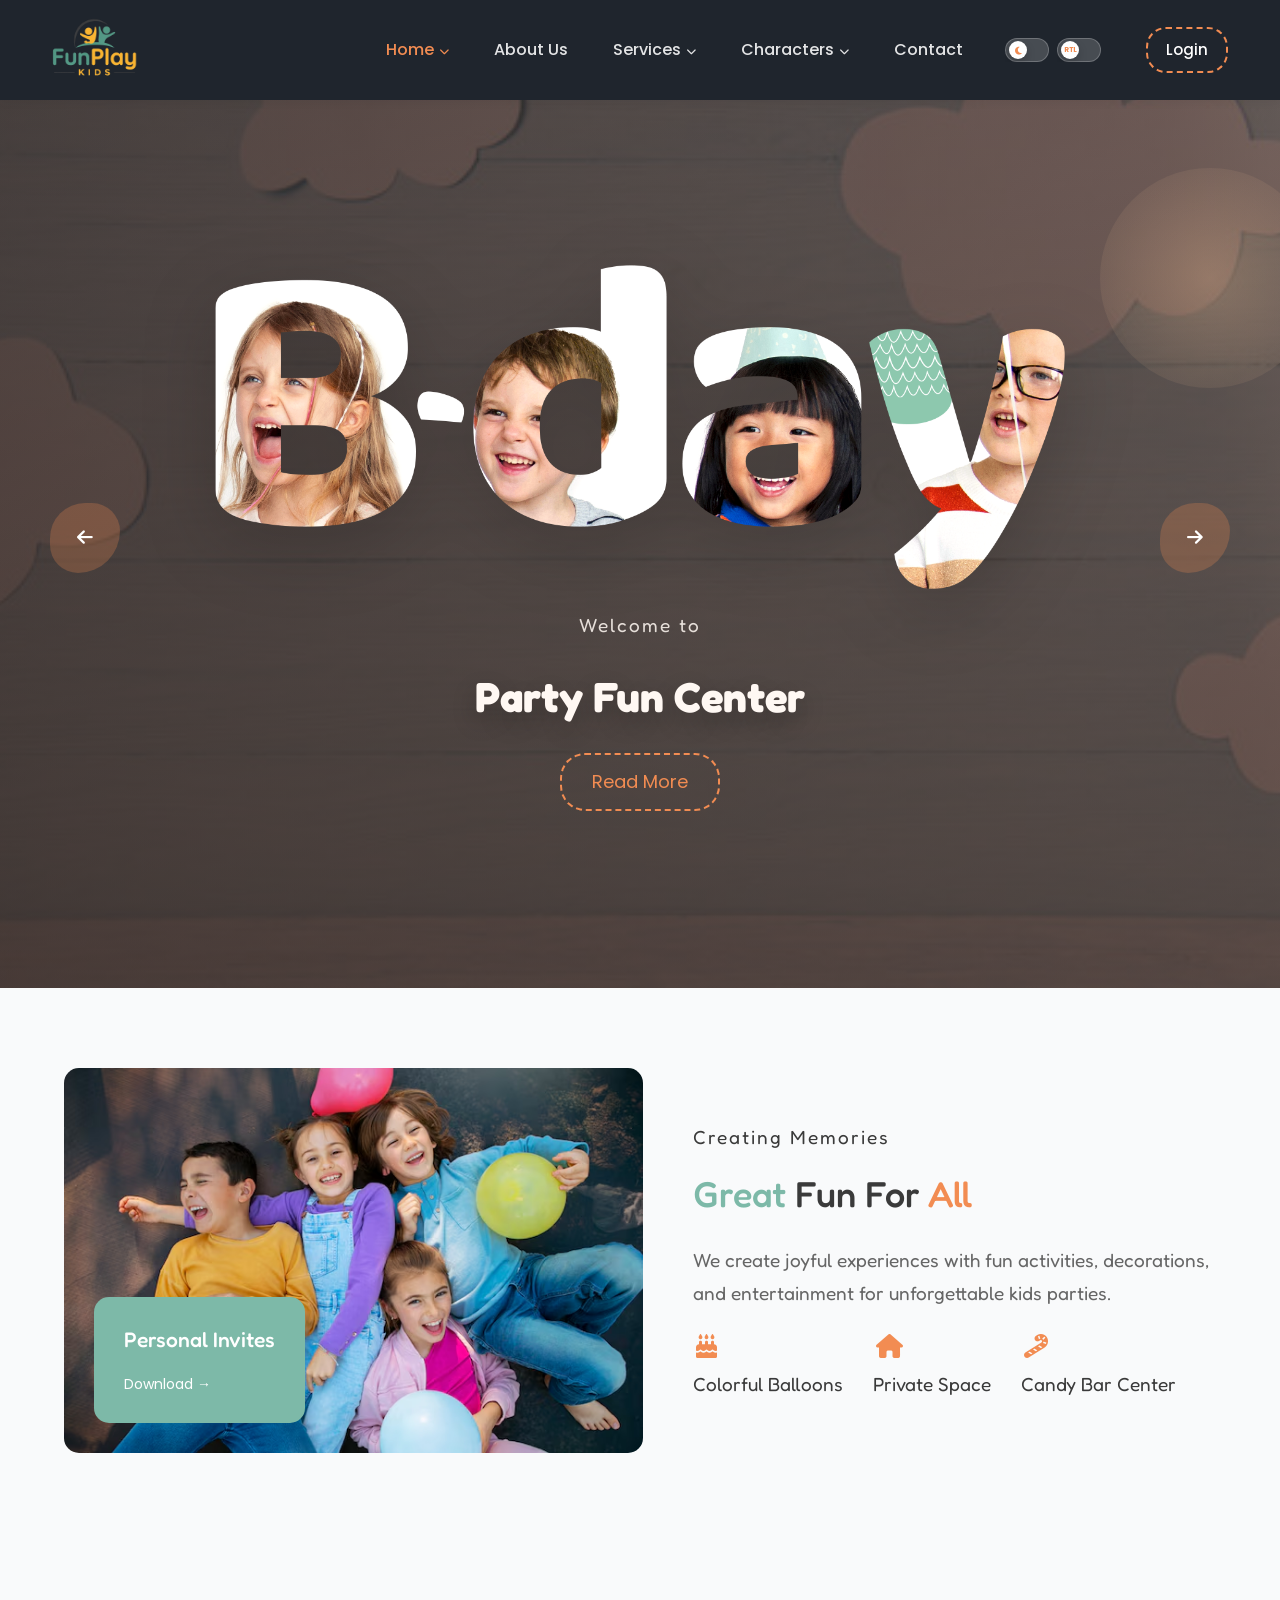
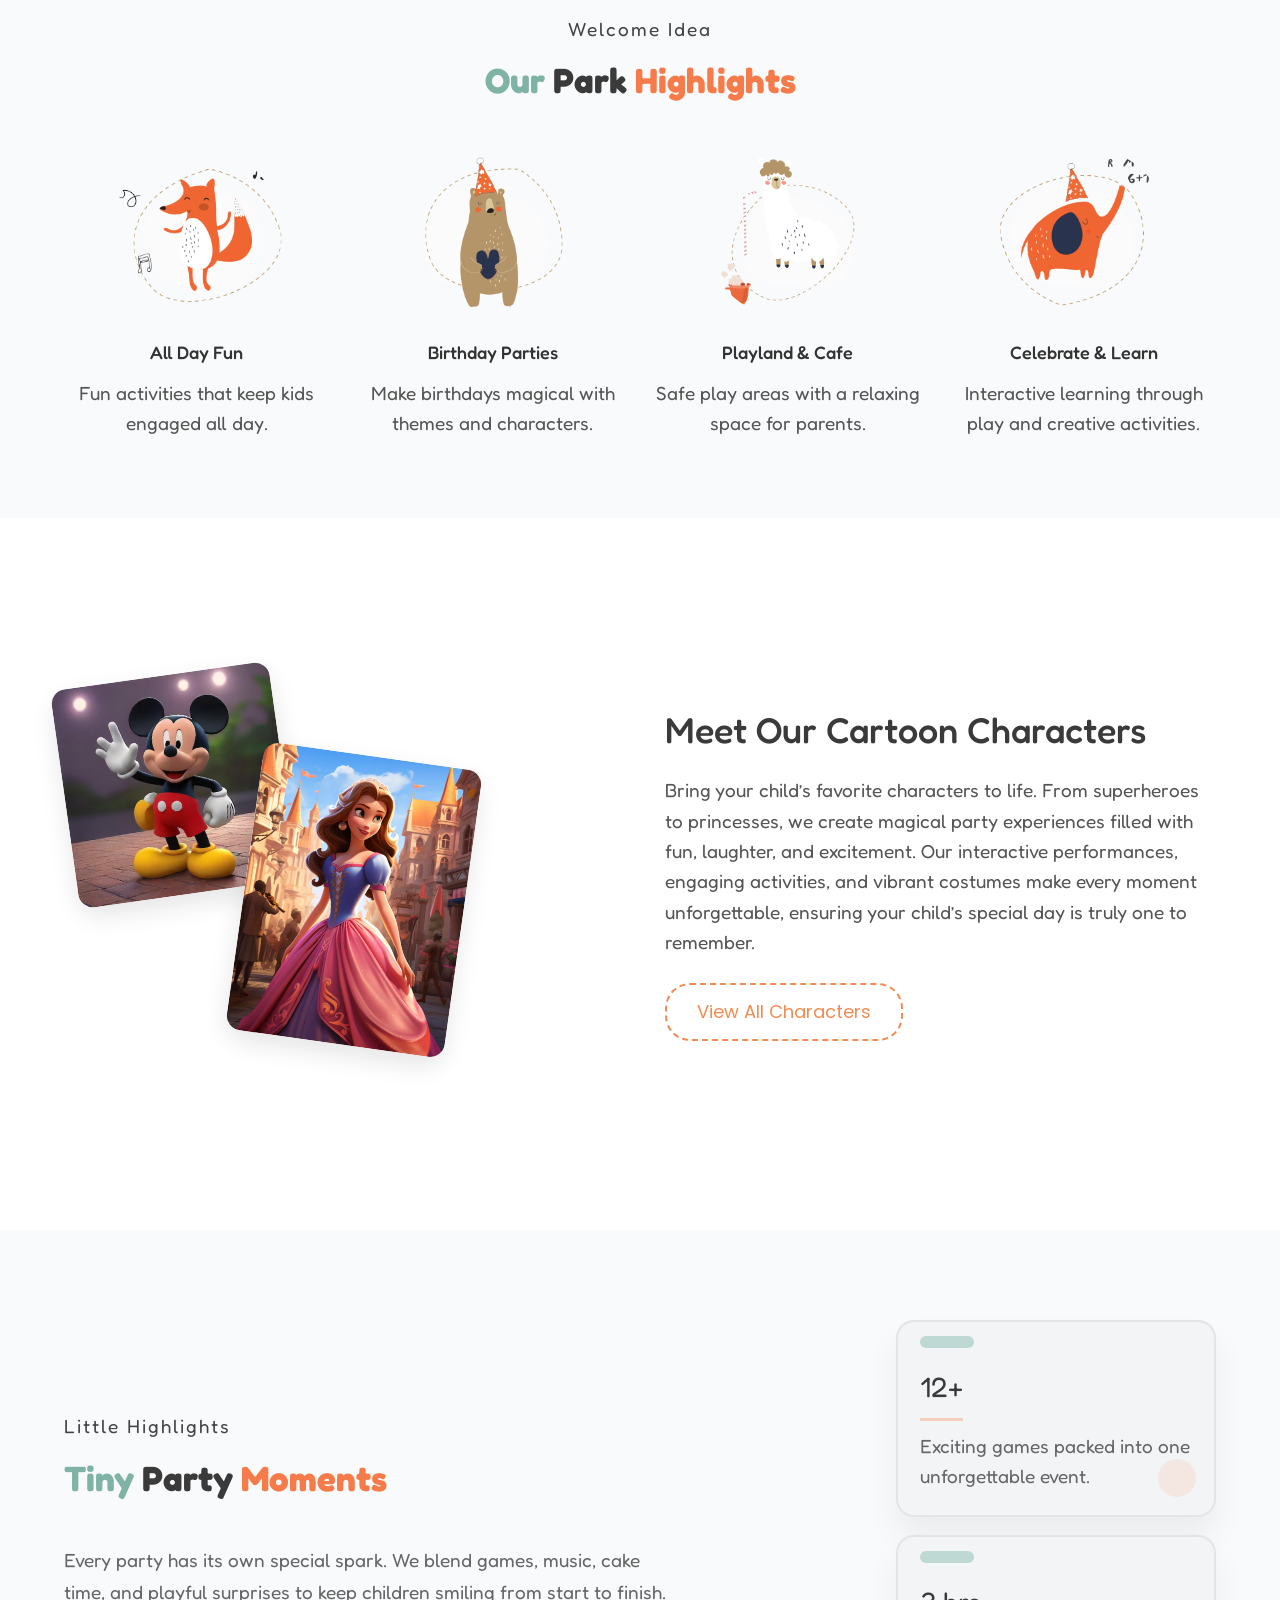
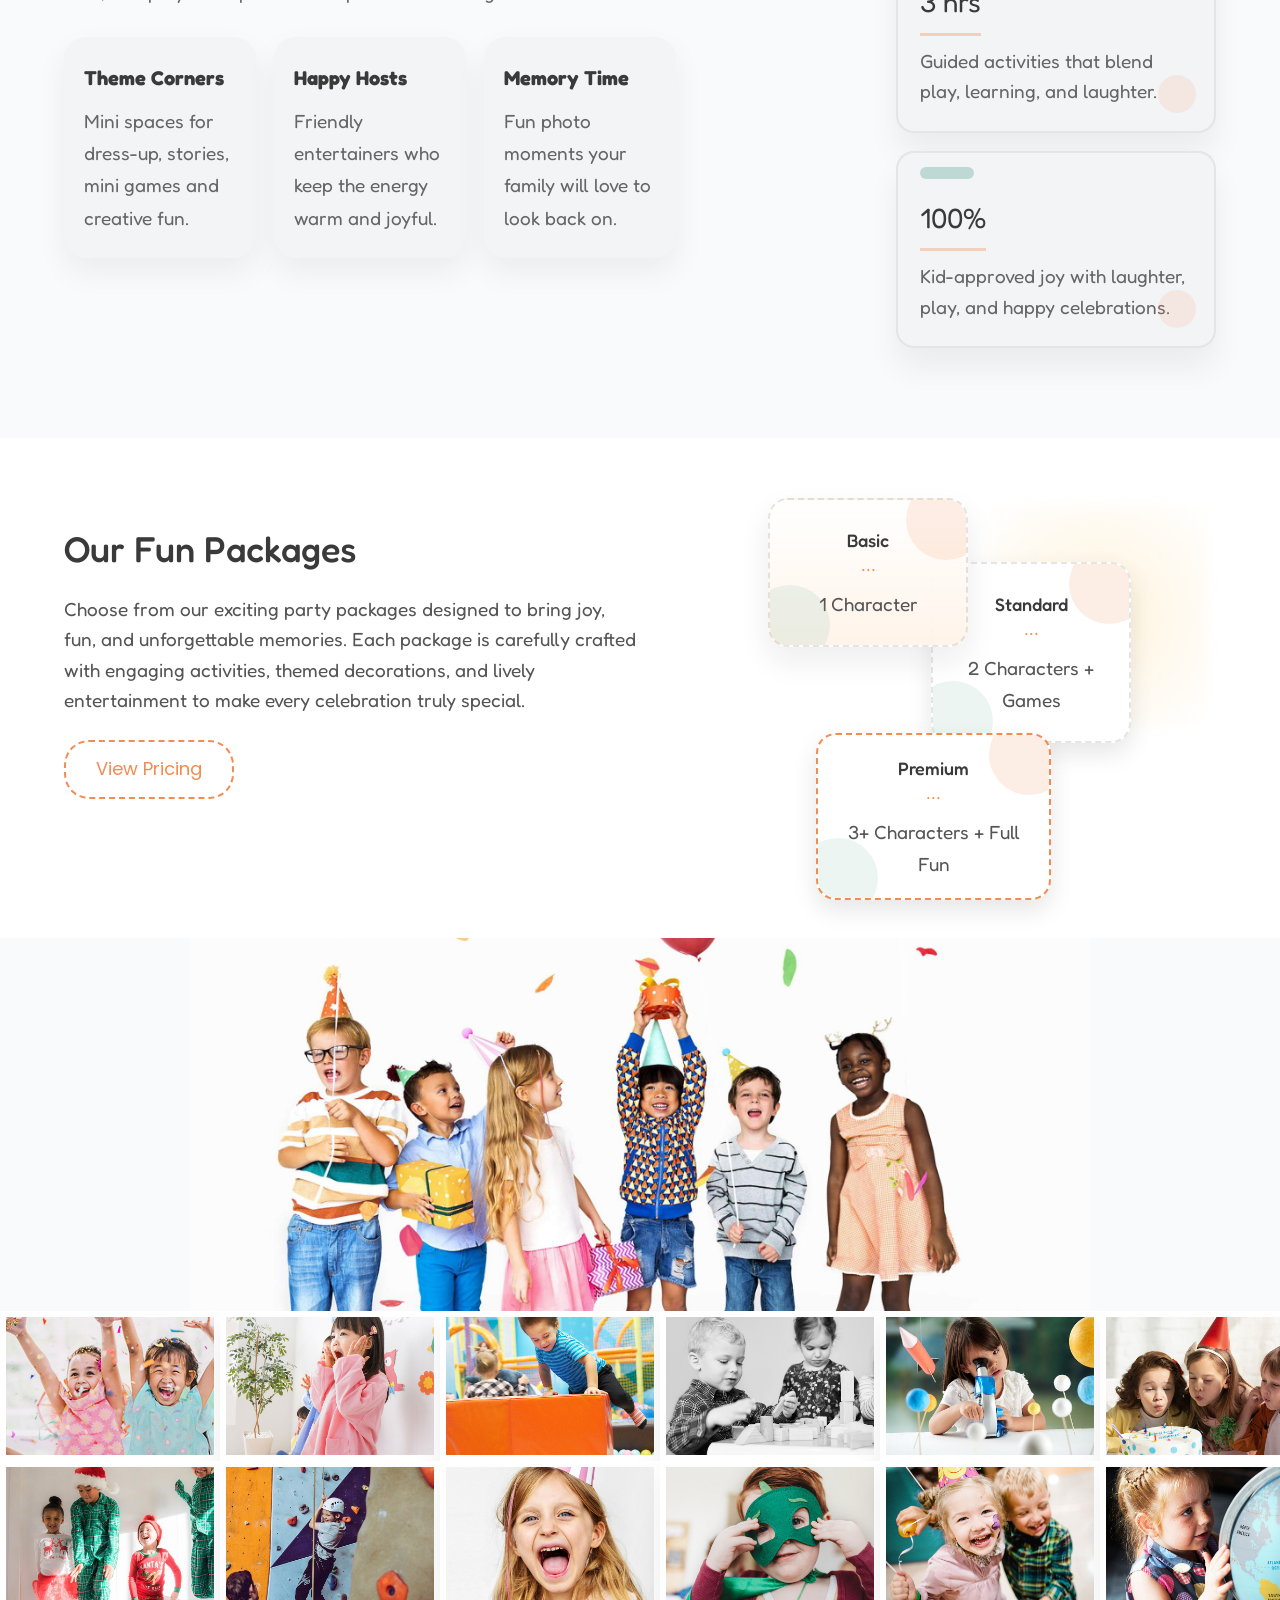
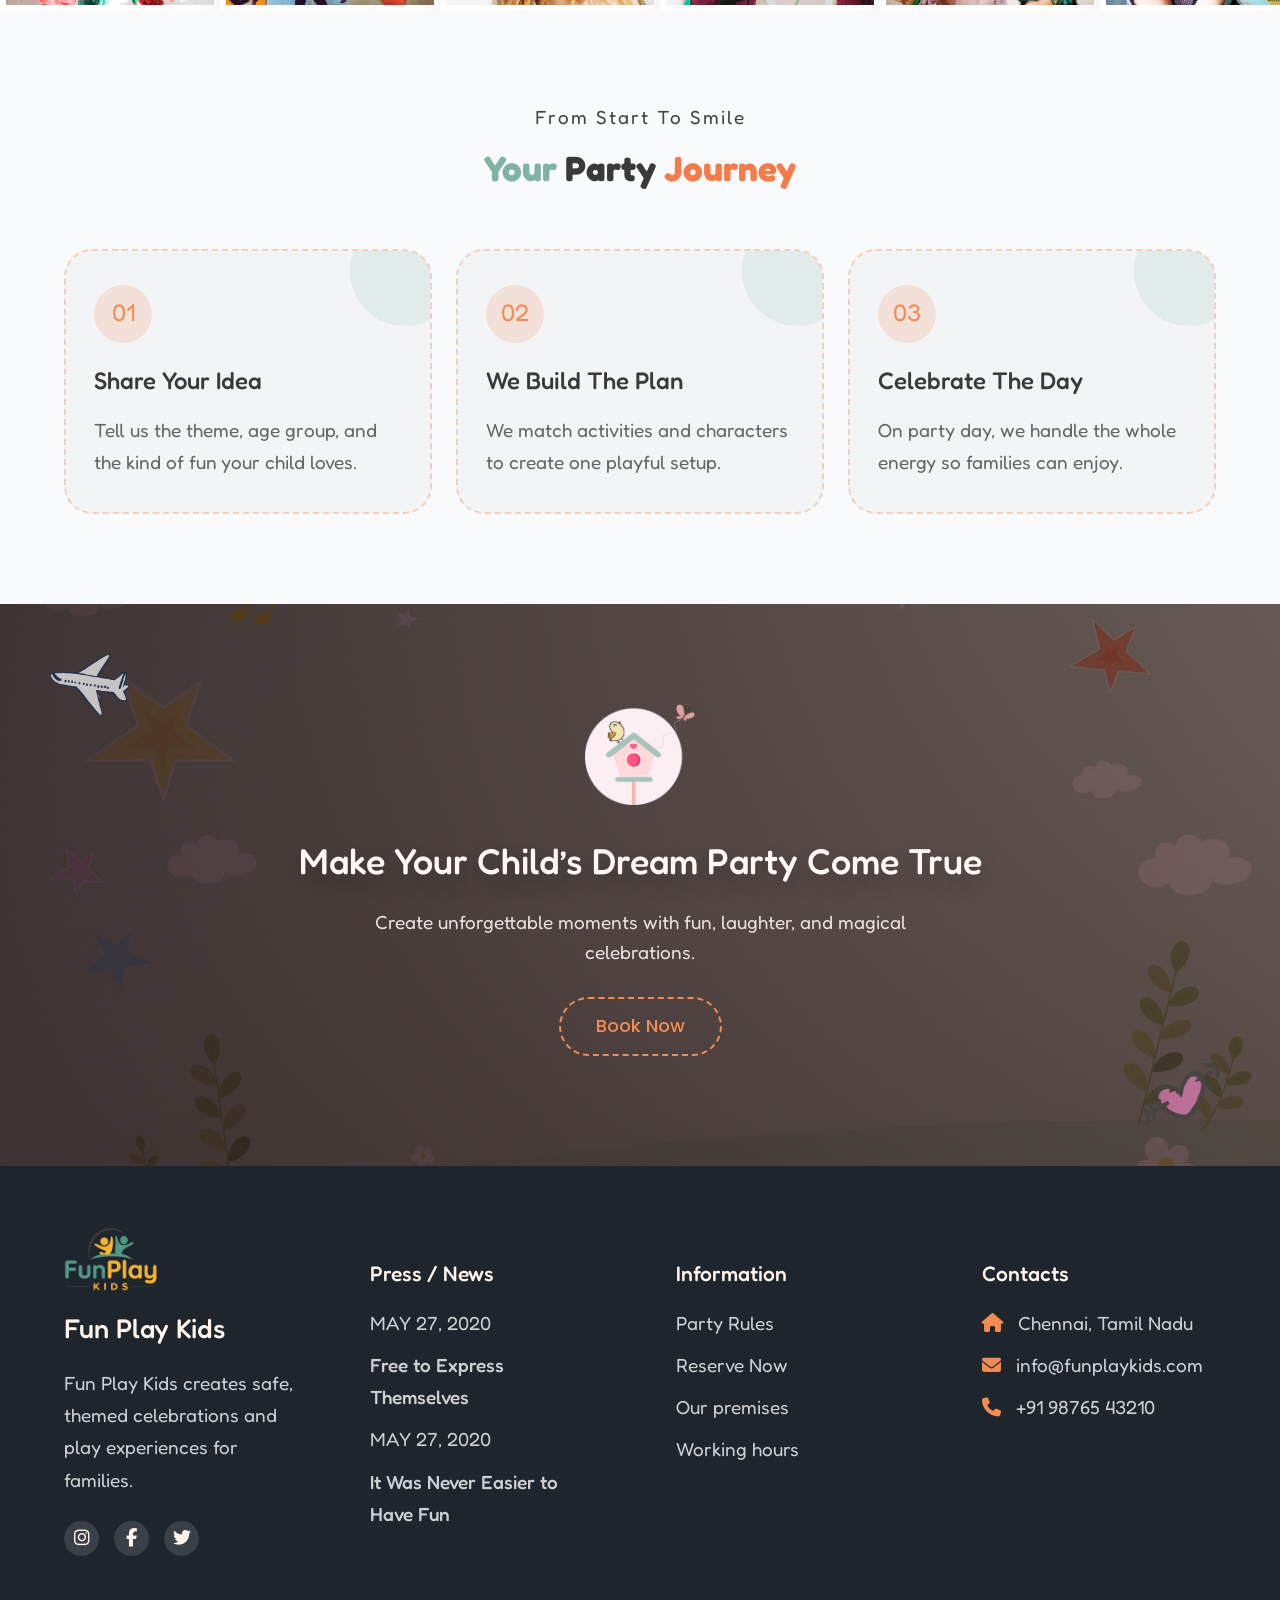
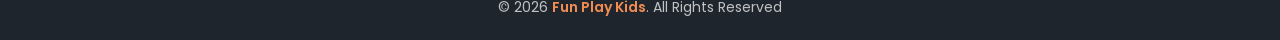
<file: index.html>
<!DOCTYPE html>
<html lang="en">

<head>

    <meta charset="UTF-8">
    <meta name="viewport" content="width=device-width, initial-scale=1.0">

    <title>Fun Play Kids</title>

    <link rel="icon" href="images/logo.png">

    <link href="https://fonts.googleapis.com/css2?family=Poppins:wght@300;400;600;700&display=swap" rel="stylesheet">
    <link
        href="https://fonts.googleapis.com/css2?family=Fredoka:wght@400;500;600&family=Poppins:wght@300;400;600;700&display=swap"
        rel="stylesheet">
    <link rel="stylesheet" href="https://cdnjs.cloudflare.com/ajax/libs/font-awesome/6.5.0/css/all.min.css">
    <link rel="stylesheet" href="css/style.css">
</head>

<body>

    <!-- HEADER -->

    <header class="header">

        <div class="nav">

            <div class="logo">
                <a href="index.html">
                    <img src="images/logo.png" alt="Fun Play Kids Logo">
                </a>
            </div>

            <div class="menu-toggle">
                <i class="fas fa-bars"></i>
            </div>

            <ul class="menu">
                <li class="dropdown">Home<i class="fas fa-chevron-down"></i>

                    <ul class="submenu">
                        <li><a href="index.html">Home 1</a></li>
                        <li><a href="home2.html">Home 2</a></li>
                    </ul>
                </li>

                <li><a href="about.html">About Us</a></li>

                <li class="dropdown">Services<i class="fas fa-chevron-down"></i>

                    <ul class="submenu">
                        <li><a href="birthday.html">Birthday Party</a></li>
                        <li><a href="magic.html">Magic Show</a></li>
                        <li><a href="face-painting.html">Face Painting</a></li>
                        <li><a href="pricing.html">Pricing</a></li>
                    </ul>
                </li>

                <li class="dropdown">Characters<i class="fas fa-chevron-down"></i>

                    <ul class="submenu">
                        <li><a href="superheroes.html">Superheroes</a></li>
                        <li><a href="princesses.html">Princesses</a></li>
                        <li><a href="cartoons.html">Cartoons</a></li>
                    </ul>
                </li>

                <li><a href="contact.html">Contact</a></li>

                <div class="header-actions">
                    <button type="button" class="mode-toggle" id="theme-toggle" aria-label="Toggle dark mode">
                        <span class="toggle-track">
                            <span class="toggle-thumb"><i class="fas fa-moon"></i></span>
                        </span>
                    </button>

                    <button type="button" class="mode-toggle rtl-toggle" id="rtl-toggle" aria-label="Toggle RTL mode">
                        <span class="toggle-track">
                            <span class="toggle-thumb rtl-thumb">RTL</span>
                        </span>
                    </button>
                </div>

                <a href="login.html" class="login-btn mobile-login">Login</a>

            </ul>

        </div>
    </header>

    <!-- HERO SECTION -->

    <section class="hero">
        <div class="hero-slider">
            <div class="slide active">
                <img src="images/kids.png" class="hero-img">
                <p class="section-sub">Welcome to</p>
                <h2 class="section-title">Party Fun Center</h2>
                <a href="#" class="hero-btn">Read More</a>
            </div>

            <div class="slide">
                <img src="images/party.png" class="hero-img">
                <p class="section-sub">Make Every Moment</p>
                <h2 class="section-title">Magical & Fun</h2>
                <a href="#" class="hero-btn">Explore</a>
            </div>

            <div class="slide">
                <img src="images/fun.png" class="hero-img">
                <p class="section-sub">Celebrate With Us</p>
                <h2 class="section-title">Unforgettable Parties</h2>
                <a href="#" class="hero-btn">Book Now</a>
            </div>

            <button class="arrow prev">
                <i class="fas fa-arrow-left"></i>
            </button>

            <button class="arrow next">
                <i class="fas fa-arrow-right"></i>
            </button>
        </div>
    </section>

    <!--ABOUT SECTION-->

    <section class="about-section">
        <div class="container about-container">

            <div class="about-img">
                <img src="images/kids-party.jpg" alt="kids">

                <div class="invite-card">
                    <h3>Personal Invites</h3>
                    <a href="#">Download →</a>
                </div>
            </div>

            <div class="about-content">
                <p class="sub">Creating Memories</p>
                <h2>
                    <span class="green">Great</span> Fun For <span class="orange">All</span>
                </h2>

                <p class="desc">
                    We create joyful experiences with fun activities, decorations, and entertainment
                    for unforgettable kids parties.
                </p>

                <div class="features">

                    <div class="feature">
                        <i class="fas fa-birthday-cake"></i>
                        <p>Colorful Balloons</p>
                    </div>

                    <div class="feature">
                        <i class="fas fa-home"></i>
                        <p>Private Space</p>
                    </div>

                    <div class="feature">
                        <i class="fas fa-candy-cane"></i>
                        <p>Candy Bar Center</p>
                    </div>

                </div>

            </div>

        </div>
    </section>

    <!--SERVICES SECTION-->

    <section class="services">
        <div class="container">

            <p class="section-sub">Welcome Idea</p>
            <h2 class="section-title">
                <span class="light">Our</span> Park <span class="highlight">Highlights</span>
            </h2>

            <div class="services-grid">

                <!-- ITEM 1 -->
                <div class="service-card">
                    <div class="service-img">
                        <img src="images/service1.png" alt="">
                    </div>
                    <h3>All Day Fun</h3>
                    <p>Fun activities that keep kids engaged all day.</p>
                </div>

                <!-- ITEM 2 -->
                <div class="service-card">
                    <div class="service-img">
                        <img src="images/service2.png" alt="">
                    </div>
                    <h3>Birthday Parties</h3>
                    <p>Make birthdays magical with themes and characters.</p>
                </div>

                <!-- ITEM 3 -->
                <div class="service-card">
                    <div class="service-img">
                        <img src="images/service3.png" alt="">
                    </div>
                    <h3>Playland & Cafe</h3>
                    <p>Safe play areas with a relaxing space for parents.</p>
                </div>

                <!-- ITEM 4 -->
                <div class="service-card">
                    <div class="service-img">
                        <img src="images/service4.png" alt="">
                    </div>
                    <h3>Celebrate & Learn</h3>
                    <p>Interactive learning through play and creative activities.</p>
                </div>

            </div>

        </div>
    </section>


    <!--CHARACTERS SECTION-->
    <section class="characters">
        <div class="container char-wrapper">
            <div class="char-images">

                <div class="char-img img1">
                    <img src="images/mickeymouse.png" alt="">
                </div>

                <div class="char-img img2">
                    <img src="images/princess.png" alt="">
                </div>

            </div>

            <div class="char-content">
                <h2>Meet Our Cartoon Characters</h2>
                <p>
                    Bring your child’s favorite characters to life. From superheroes to princesses, we create magical
                    party experiences filled with fun, laughter, and excitement. Our interactive performances, engaging
                    activities, and vibrant costumes make every moment unforgettable, ensuring your child’s special day
                    is truly one to remember.
                </p>
                <a href="birthday.html" class="char-btn">View All Characters</a>
            </div>

        </div>
    </section>

    <section class="party-moments">
        <div class="container moments-wrapper">
            <div class="moments-copy">
                <p class="section-sub">Little Highlights</p>
                <h2 class="section-title">
                    <span class="light">Tiny</span> Party <span class="highlight">Moments</span>
                </h2>
                <p class="moments-text">
                    Every party has its own special spark. We blend games, music, cake time, and playful surprises
                    to keep children smiling from start to finish.
                </p>

                <div class="moments-list">
                    <div class="moment-item">
                        <strong>Theme Corners</strong>
                        <p>Mini spaces for dress-up, stories, mini games and creative fun.</p>
                    </div>
                    <div class="moment-item">
                        <strong>Happy Hosts</strong>
                        <p>Friendly entertainers who keep the energy warm and joyful.</p>
                    </div>
                    <div class="moment-item">
                        <strong>Memory Time</strong>
                        <p>Fun photo moments your family will love to look back on.</p>
                    </div>
                </div>
            </div>

            <div class="moments-board">
                <div class="moment-note note-one">
                    <span>12+</span>
                    <p>Exciting games packed into one unforgettable event.</p>
                </div>
                <div class="moment-note note-two">
                    <span>3 hrs</span>
                    <p>Guided activities that blend play, learning, and laughter.</p>
                </div>
                <div class="moment-note note-three">
                    <span>100%</span>
                    <p>Kid-approved joy with laughter, play, and happy celebrations.</p>
                </div>
            </div>
        </div>
    </section>


    <!--Packages section-->

    <section class="packages">
        <div class="container pack-wrapper">

            <div class="pack-content">
                <h2>Our Fun Packages</h2>
                <p>
                    Choose from our exciting party packages designed to bring joy, fun, and unforgettable memories. Each
                    package is carefully crafted with engaging activities, themed decorations, and lively entertainment
                    to make every celebration truly special.
                </p>

                <a href="pricing.html" class="pack-btn">View Pricing</a>
            </div>

            <div class="pack-cards">

                <div class="pack-card">
                    <h3>Basic</h3>
                    <p>1 Character</p>
                </div>

                <div class="pack-card">
                    <h3>Standard</h3>
                    <p>2 Characters + Games</p>
                </div>

                <div class="pack-card premium">
                    <h3>Premium</h3>
                    <p>3+ Characters + Full Fun</p>
                </div>

            </div>

        </div>
    </section>

    <!--GALLERY SECTION-->
    <section class="gallery">

        <div class="gallery-top">
            <img src="images/top-kids.png" alt="Kids">
        </div>

        <div class="gallery-row row1">
            <div class="gallery-track">
                <img src="images/g1.jpg">
                <img src="images/g2.jpg">
                <img src="images/g3.jpg">
                <img src="images/g4.jpg">
                <img src="images/g5.jpg">
                <img src="images/g6.jpg">
                <img src="images/g1.jpg">
                <img src="images/g2.jpg">
                <img src="images/g3.jpg">
                <img src="images/g4.jpg">
                <img src="images/g5.jpg">
                <img src="images/g6.jpg">
            </div>
        </div>

        <div class="gallery-row row2">
            <div class="gallery-track">
                <img src="images/g7.jpg">
                <img src="images/g8.jpg">
                <img src="images/g9.jpg">
                <img src="images/g10.jpg">
                <img src="images/g11.jpg">
                <img src="images/g12.jpg">
                <img src="images/g7.jpg">
                <img src="images/g8.jpg">
                <img src="images/g9.jpg">
                <img src="images/g10.jpg">
                <img src="images/g11.jpg">
                <img src="images/g12.jpg">
            </div>
        </div>

    </section>

    <section class="party-journey">
        <div class="container journey-wrapper">
            <div class="journey-heading">
                <p class="section-sub">From Start To Smile</p>
                <h2 class="section-title">
                    <span class="light">Your</span> Party <span class="highlight">Journey</span>
                </h2>
            </div>

            <div class="journey-steps">
                <div class="journey-step">
                    <span class="journey-no">01</span>
                    <h3>Share Your Idea</h3>
                    <p>Tell us the theme, age group, and the kind of fun your child loves.</p>
                </div>
                <div class="journey-step">
                    <span class="journey-no">02</span>
                    <h3>We Build The Plan</h3>
                    <p>We match activities and characters to create one playful setup.</p>
                </div>
                <div class="journey-step">
                    <span class="journey-no">03</span>
                    <h3>Celebrate The Day</h3>
                    <p>On party day, we handle the whole energy so families can enjoy.</p>
                </div>
            </div>
        </div>
    </section>



    <section class="cta">

        <img src="images/plane.png" class="cta-decor plane">
        <img src="images/heartballon.png" class="cta-decor balloon">

        <div class="cta-icon">
            <img src="images/birdhouse.png" alt="">
        </div>

        <h2>Make Your Child’s Dream Party Come True</h2>

        <p>
            Create unforgettable moments with fun, laughter, and magical celebrations.
        </p>

        <a href="contact.html" class="cta-btn">Book Now</a>

    </section>

    <!-- FOOTER -->

    <footer class="footer">
        <div class="container footer-container">
            <div class="footer-col">
                <a href="index.html"><img src="images/logo.png" alt="logo" class="footer-logo"></a>
                <h2>Fun Play Kids</h2>
                <p>Fun Play Kids creates safe, themed celebrations and play experiences for families.
                </p>
                <div class="socials">
                    <i class="fab fa-instagram"></i>
                    <i class="fab fa-facebook-f"></i>
                    <i class="fab fa-twitter"></i>
                </div>
            </div>

            <div class="footer-col">
                <h3>Press / News</h3>

                <p class="date">MAY 27, 2020</p>
                <p><strong>Free to Express Themselves</strong></p>

                <p class="date">MAY 27, 2020</p>
                <p><strong>It Was Never Easier to Have Fun</strong></p>
            </div>

            <div class="footer-col">
                <h3>Information</h3>
                <p>Party Rules</p>
                <p>Reserve Now</p>
                <p>Our premises</p>
                <p>Working hours</p>
            </div>

            <div class="footer-col">
                <h3>Contacts</h3>
                <p><i class="fas fa-home"></i> Chennai, Tamil Nadu</p>
                <p><i class="fas fa-envelope"></i> info@funplaykids.com</p>
                <p><i class="fas fa-phone"></i> +91 98765 43210</p>
            </div>

        </div>

        <div class="footer-bottom">
            © 2026 <span>Fun Play Kids</span>. All Rights Reserved
        </div>
    </footer>

    <button id="scrollTopBtn">
        <i class="fas fa-arrow-up"></i>
    </button>

    <script src="js/main.js"></script>
</body>

</html>
</file>
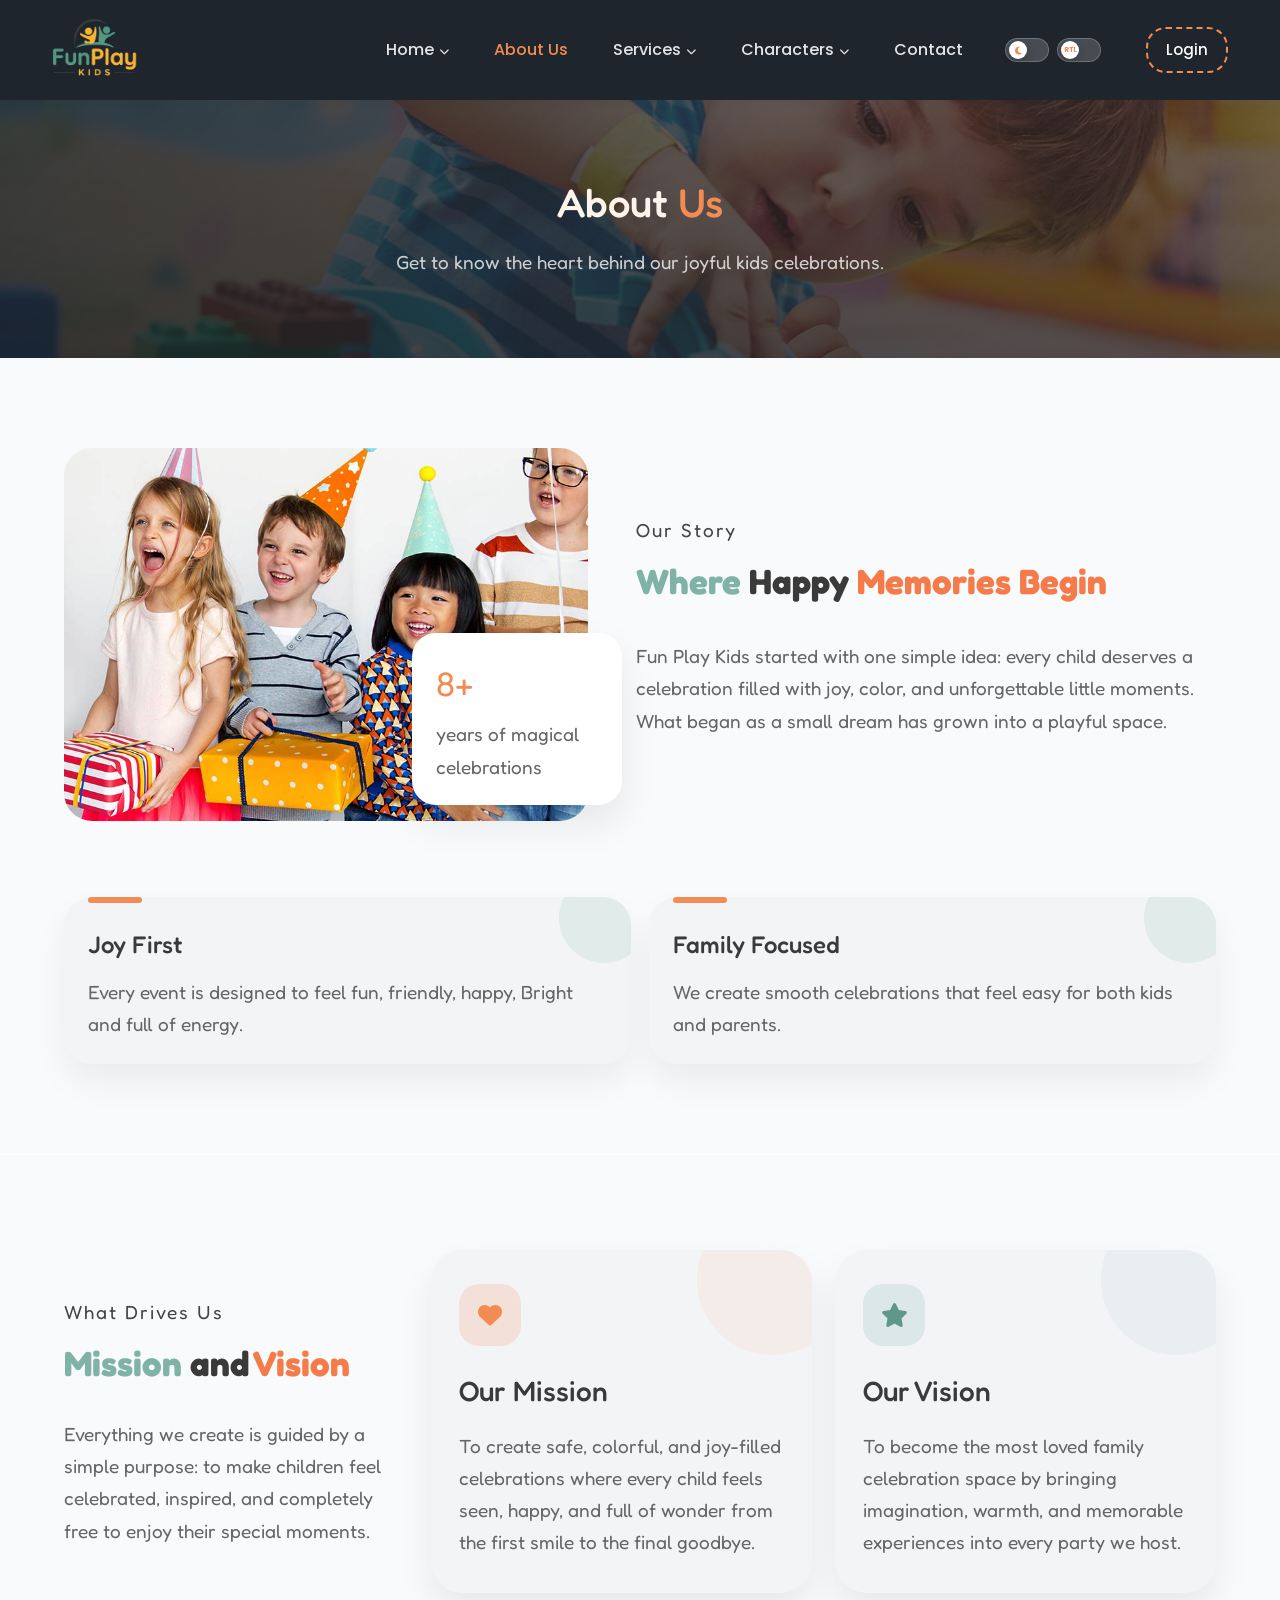
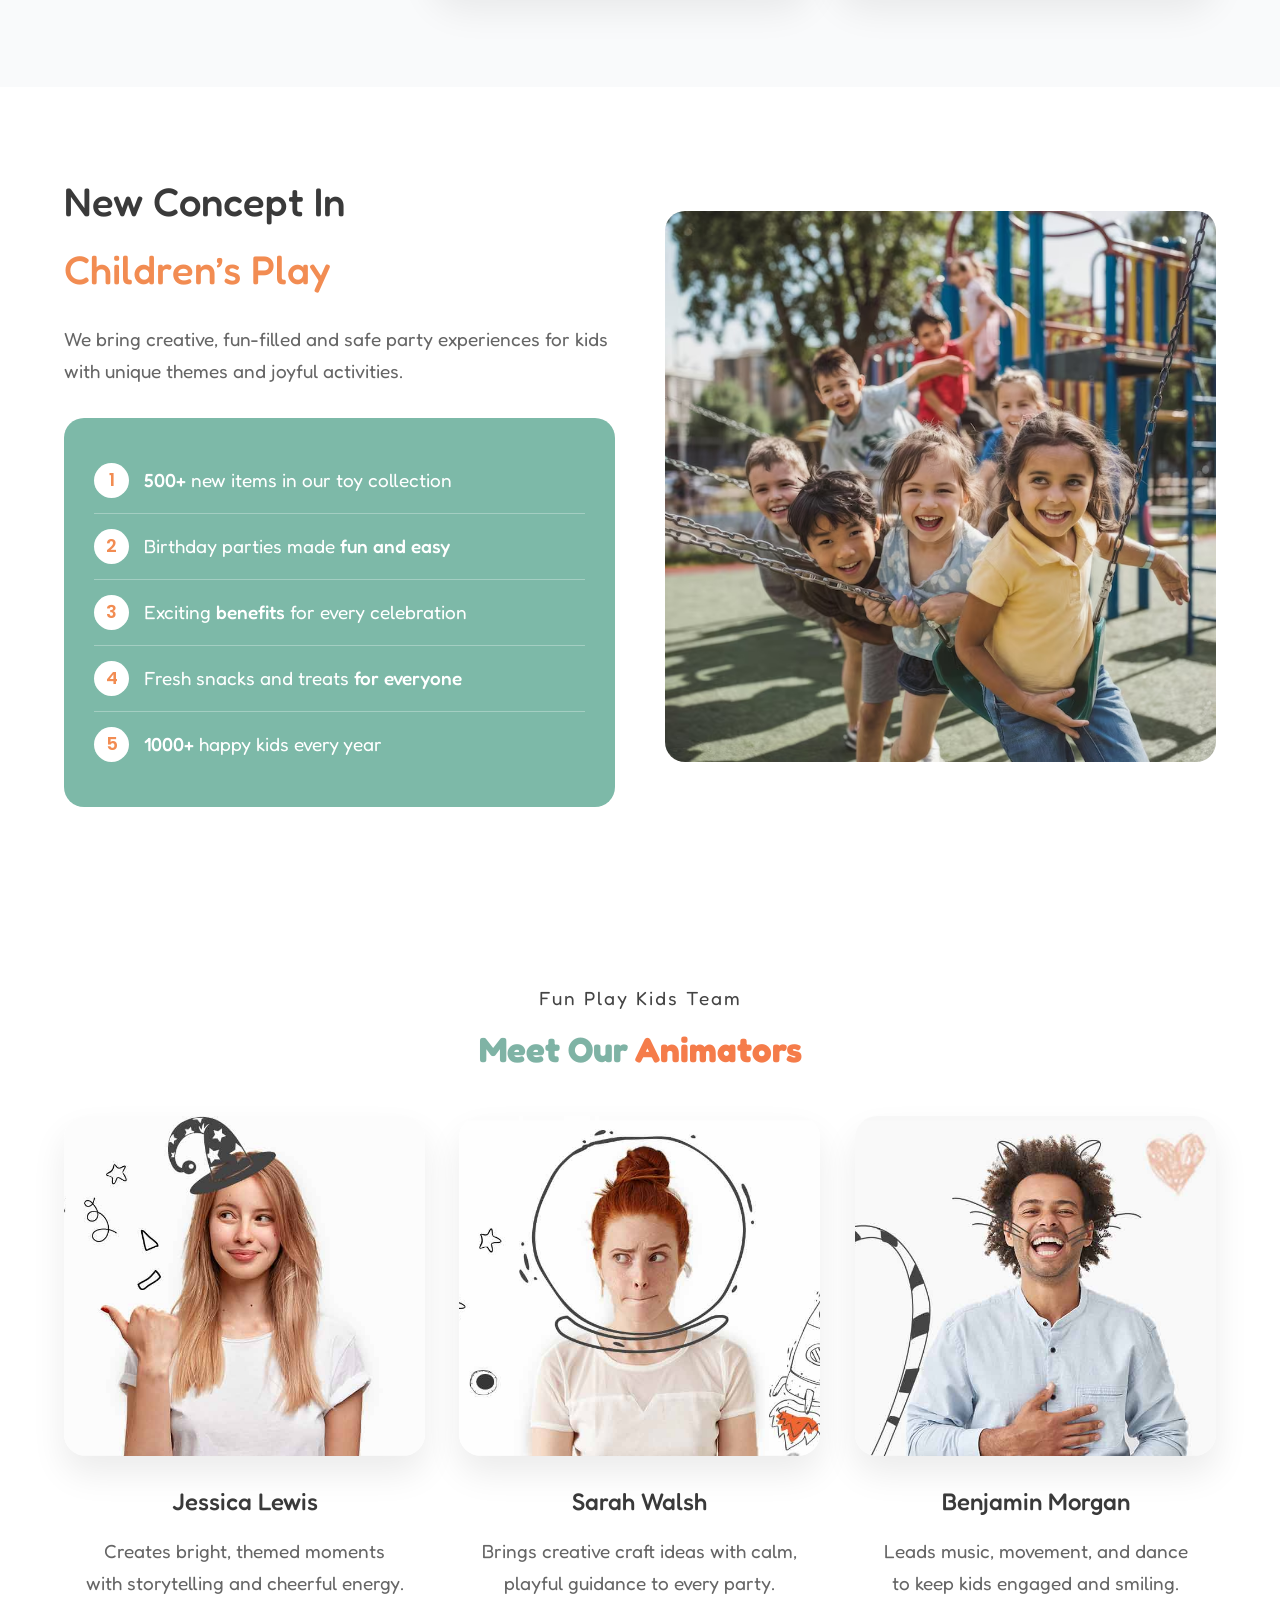
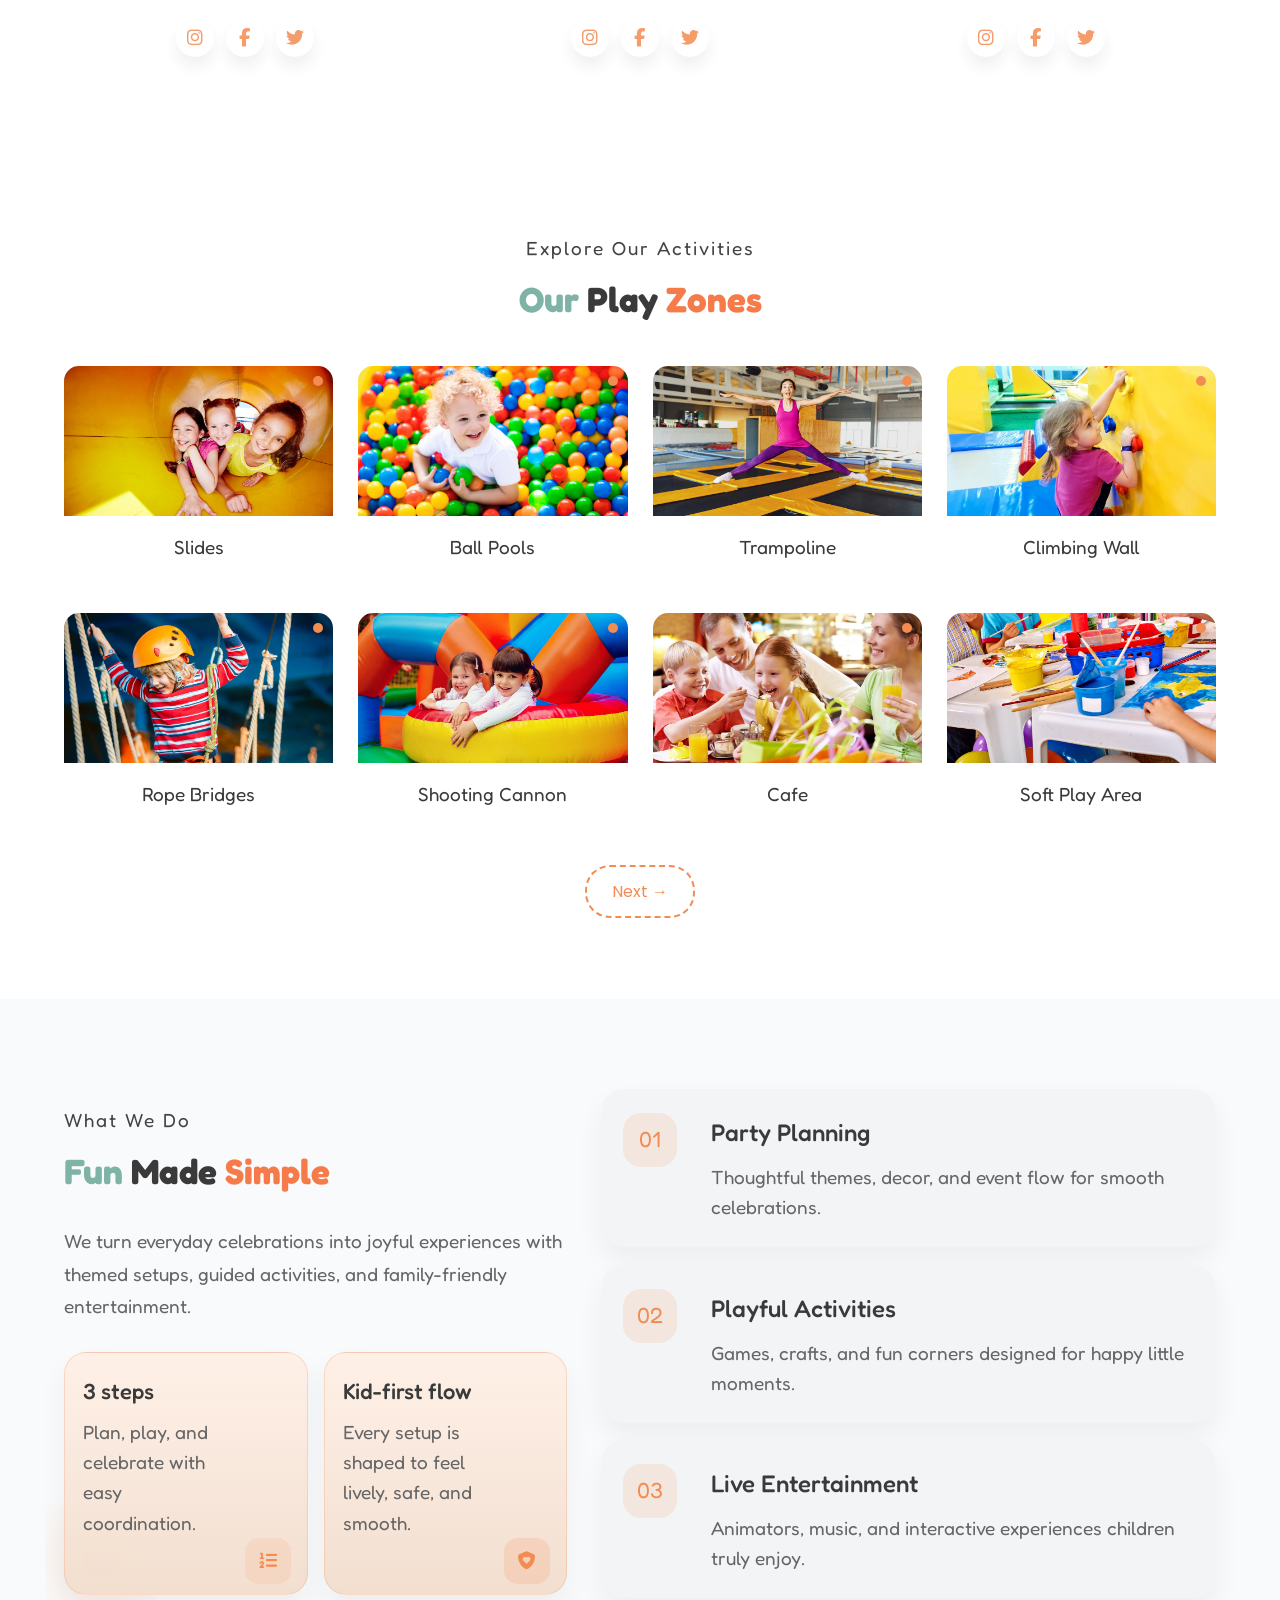
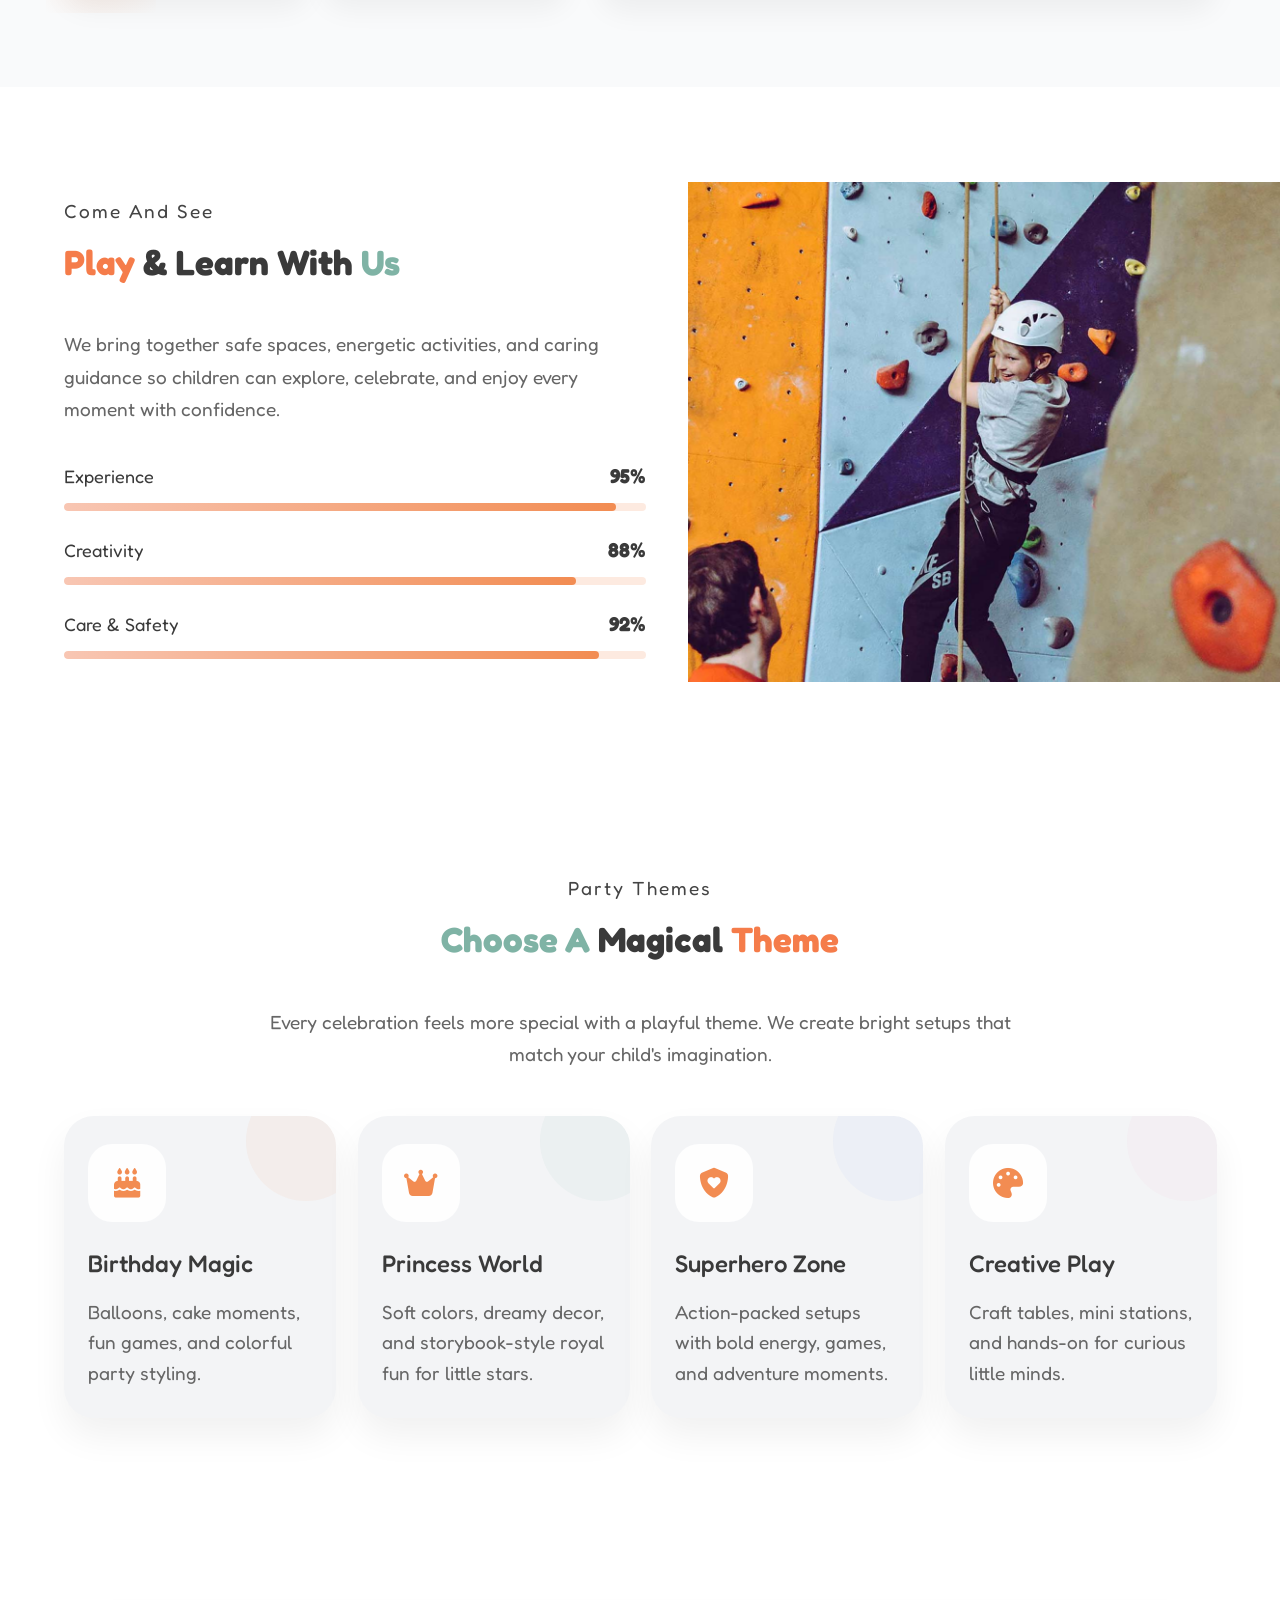
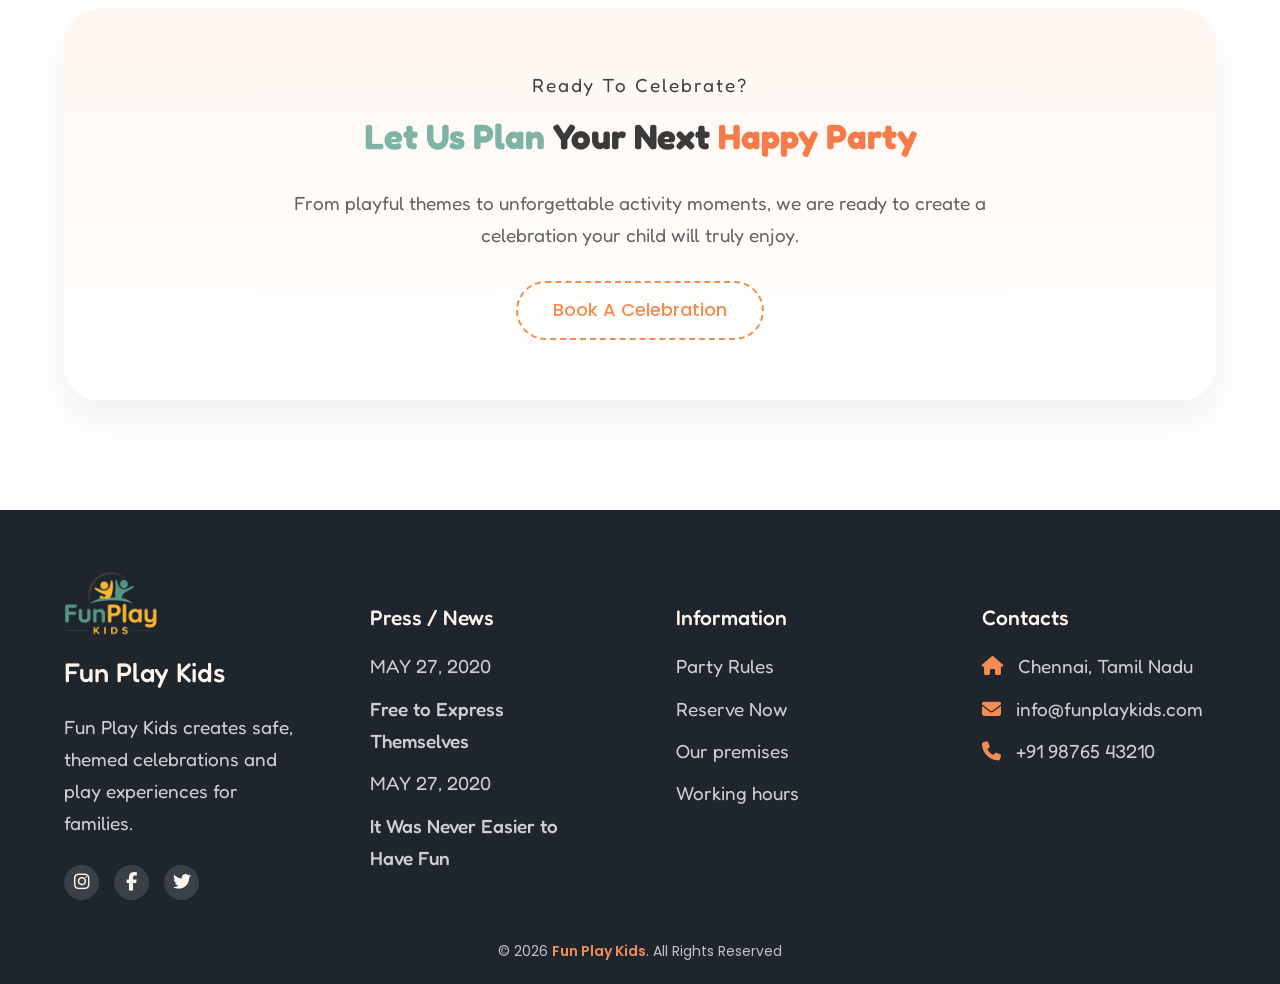
<file: about.html>
<!DOCTYPE html>
<html lang="en">

<head>

    <meta charset="UTF-8">
    <meta name="viewport" content="width=device-width, initial-scale=1.0">

    <title>Fun Play Kids</title>

    <link rel="icon" href="images/logo.png">

    <link href="https://fonts.googleapis.com/css2?family=Poppins:wght@300;400;600;700&display=swap" rel="stylesheet">
    <link
        href="https://fonts.googleapis.com/css2?family=Fredoka:wght@400;500;600&family=Poppins:wght@300;400;600;700&display=swap"
        rel="stylesheet">
    <link rel="stylesheet" href="https://cdnjs.cloudflare.com/ajax/libs/font-awesome/6.5.0/css/all.min.css">
    <link rel="stylesheet" href="css/style.css">
</head>

<body>

    <!-- HEADER -->

    <header class="header">

        <div class="nav">

            <div class="logo">
                <a href="index.html">
                    <img src="images/logo.png" alt="Fun Play Kids Logo">
                </a>
            </div>

            <div class="menu-toggle">
                <i class="fas fa-bars"></i>
            </div>

            <ul class="menu">
                <li class="dropdown">Home<i class="fas fa-chevron-down"></i>

                    <ul class="submenu">
                        <li><a href="index.html">Home 1</a></li>
                        <li><a href="home2.html">Home 2</a></li>
                    </ul>
                </li>

                <li><a href="about.html">About Us</a></li>

                <li class="dropdown">Services<i class="fas fa-chevron-down"></i>

                    <ul class="submenu">
                        <li><a href="birthday.html">Birthday Party</a></li>
                        <li><a href="magic.html">Magic Show</a></li>
                        <li><a href="face-painting.html">Face Painting</a></li>
                        <li><a href="pricing.html">Pricing</a></li>
                    </ul>
                </li>

                <li class="dropdown">Characters<i class="fas fa-chevron-down"></i>

                    <ul class="submenu">
                        <li><a href="superheroes.html">Superheroes</a></li>
                        <li><a href="princesses.html">Princesses</a></li>
                        <li><a href="cartoons.html">Cartoons</a></li>
                    </ul>
                </li>

                <li><a href="contact.html">Contact</a></li>

                <div class="header-actions">
                    <button type="button" class="mode-toggle" id="theme-toggle" aria-label="Toggle dark mode">
                        <span class="toggle-track">
                            <span class="toggle-thumb"><i class="fas fa-moon"></i></span>
                        </span>
                    </button>

                    <button type="button" class="mode-toggle rtl-toggle" id="rtl-toggle" aria-label="Toggle RTL mode">
                        <span class="toggle-track">
                            <span class="toggle-thumb rtl-thumb">RTL</span>
                        </span>
                    </button>
                </div>

                <a href="login.html" class="login-btn mobile-login">Login</a>

            </ul>

        </div>
    </header>

    <section class="contact-hero">
        <div class="container">
            <h2>About <span class="orange">Us</span></h2>
            <p>Get to know the heart behind our joyful kids celebrations.</p>
        </div>
    </section>

    <section class="our-story">
        <div class="container our-story-wrapper">
            <div class="story-visual">
                <img src="images/kids-party1.jpg" alt="Children enjoying a party">
                <div class="story-badge">
                    <span>8+</span>
                    <p>years of magical celebrations</p>
                </div>
            </div>

            <div class="story-content">
                <p class="section-sub">Our Story</p>
                <h2 class="section-title">
                    <span class="light">Where</span> Happy <span class="highlight">Memories Begin</span>
                </h2>
                <p class="story-text">
                    Fun Play Kids started with one simple idea: every child deserves a celebration filled with joy,
                    color, and unforgettable little moments. What began as a small dream has grown into a playful
                    space.
                </p>
            </div>

            <div class="story-points">
                <div class="story-point">
                    <h3>Joy First</h3>
                    <p>Every event is designed to feel fun, friendly, happy, Bright and full of energy.</p>
                </div>
                <div class="story-point">
                    <h3>Family Focused</h3>
                    <p>We create smooth celebrations that feel easy for both kids and parents.</p>
                </div>
            </div>
        </div>
    </section>

    <section class="mission-vision">
        <div class="container mission-vision-wrapper">
            <div class="mission-vision-intro">
                <p class="section-sub">What Drives Us</p>
                <h2 class="section-title">
                    <span class="light">Mission</span> and <span class="highlight">Vision</span>
                </h2>
                <p class="mission-vision-text">
                    Everything we create is guided by a simple purpose: to make children feel celebrated, inspired,
                    and completely free to enjoy their special moments.
                </p>
            </div>

            <div class="purpose-card mission-card">
                <div class="purpose-icon">
                    <i class="fas fa-heart"></i>
                </div>
                <h3>Our Mission</h3>
                <p>
                    To create safe, colorful, and joy-filled celebrations where every child feels seen, happy, and
                    full of wonder from the first smile to the final goodbye.
                </p>
            </div>

            <div class="purpose-card vision-card">
                <div class="purpose-icon">
                    <i class="fas fa-star"></i>
                </div>
                <h3>Our Vision</h3>
                <p>
                    To become the most loved family celebration space by bringing imagination, warmth, and memorable
                    experiences into every party we host.
                </p>
            </div>
        </div>
    </section>

    <section class="new-concept">
        <div class="container new-concept-wrapper">

            <!-- LEFT CONTENT -->
            <div class="concept-content">
                <h2>
                    New Concept In <br>
                    <span class="highlight">Children’s Play</span>
                </h2>

                <p class="concept-text">
                    We bring creative, fun-filled and safe party experiences for kids
                    with unique themes and joyful activities.
                </p>

                <div class="concept-box">

                    <div class="concept-item">
                        <span class="num">1</span>
                        <p><strong>500+</strong> new items in our toy collection</p>
                    </div>

                    <div class="concept-item">
                        <span class="num">2</span>
                        <p>Birthday parties made <strong>fun and easy</strong></p>
                    </div>

                    <div class="concept-item">
                        <span class="num">3</span>
                        <p>Exciting <strong>benefits</strong> for every celebration</p>
                    </div>

                    <div class="concept-item">
                        <span class="num">4</span>
                        <p>Fresh snacks and treats <strong>for everyone</strong></p>
                    </div>

                    <div class="concept-item">
                        <span class="num">5</span>
                        <p><strong>1000+</strong> happy kids every year</p>
                    </div>

                </div>
            </div>

            <!-- RIGHT IMAGE -->
            <div class="concept-image">
                <img src="images/party-food.jpg" alt="kids party">
            </div>

        </div>
    </section>


    <section class="our-team">
        <div class="container">
            <p class="section-sub">Fun Play Kids Team</p>
            <h2 class="section-title">
                <span class="light">Meet Our</span> <span class="highlight">Animators</span>
            </h2>

            <div class="team-grid">
                <article class="team-card">
                    <div class="team-photo">
                        <img src="images/user1.jpg" alt="Jessica Lewis">
                    </div>
                    <div class="team-info">
                        <h3>Jessica Lewis</h3>
                        <p>Creates bright, themed moments with storytelling and cheerful energy.</p>
                        <div class="team-socials">
                            <a href="#" aria-label="Instagram"><i class="fab fa-instagram"></i></a>
                            <a href="#" aria-label="Facebook"><i class="fab fa-facebook-f"></i></a>
                            <a href="#" aria-label="Twitter"><i class="fab fa-twitter"></i></a>
                        </div>
                    </div>
                </article>

                <article class="team-card">
                    <div class="team-photo">
                        <img src="images/user2.jpg" alt="Sarah Walsh">
                    </div>
                    <div class="team-info">
                        <h3>Sarah Walsh</h3>
                        <p>Brings creative craft ideas with calm, playful guidance to every party.</p>
                        <div class="team-socials">
                            <a href="#" aria-label="Instagram"><i class="fab fa-instagram"></i></a>
                            <a href="#" aria-label="Facebook"><i class="fab fa-facebook-f"></i></a>
                            <a href="#" aria-label="Twitter"><i class="fab fa-twitter"></i></a>
                        </div>
                    </div>
                </article>

                <article class="team-card">
                    <div class="team-photo">
                        <img src="images/user3.jpg" alt="Benjamin Morgan">
                    </div>
                    <div class="team-info">
                        <h3>Benjamin Morgan</h3>
                        <p>Leads music, movement, and dance to keep kids engaged and smiling.</p>
                        <div class="team-socials">
                            <a href="#" aria-label="Instagram"><i class="fab fa-instagram"></i></a>
                            <a href="#" aria-label="Facebook"><i class="fab fa-facebook-f"></i></a>
                            <a href="#" aria-label="Twitter"><i class="fab fa-twitter"></i></a>
                        </div>
                    </div>
                </article>
            </div>
        </div>
    </section>


    <section class="activities">
        <div class="container">

            <p class="section-sub">Explore Our Activities</p>

            <h2 class="section-title center" id="activityHeading">
                <span class="light">Our</span> Play <span class="highlight">Zones</span>
            </h2>

            <!-- WRAPPER -->
            <div class="activities-wrapper">

                <!-- PAGE 1 (8 CARDS) -->
                <div class="activities-grid active" id="page1">

                    <div class="activity-card"><img src="images/zone1.jpg">
                        <p>Slides</p>
                    </div>
                    <div class="activity-card"><img src="images/zone2.jpg">
                        <p>Ball Pools</p>
                    </div>
                    <div class="activity-card"><img src="images/zone3.jpg">
                        <p>Trampoline</p>
                    </div>
                    <div class="activity-card"><img src="images/zone4.jpg">
                        <p>Climbing Wall</p>
                    </div>
                    <div class="activity-card"><img src="images/zone5.jpg">
                        <p>Rope Bridges</p>
                    </div>
                    <div class="activity-card"><img src="images/zone6.jpg">
                        <p>Shooting Cannon</p>
                    </div>
                    <div class="activity-card"><img src="images/zone7.jpg">
                        <p>Cafe</p>
                    </div>
                    <div class="activity-card"><img src="images/zone8.jpg">
                        <p>Soft Play Area</p>
                    </div>

                </div>

                <!-- PAGE 2 (6 CARDS) -->
                <div class="activities-grid" id="page2">

                    <div class="activity-card"><img src="images/zone9.jpg">
                        <p>Mini Games</p>
                    </div>
                    <div class="activity-card"><img src="images/zone10.jpg">
                        <p>Dance Floor</p>
                    </div>
                    <div class="activity-card"><img src="images/zone11.jpg">
                        <p>Magic Show</p>
                    </div>
                    <div class="activity-card"><img src="images/zone12.jpg">
                        <p>Craft Zone</p>
                    </div>
                    <div class="activity-card"><img src="images/zone13.jpg">
                        <p>Story Corner</p>
                    </div>
                    <div class="activity-card"><img src="images/zone14.jpg">
                        <p>Fun Challenges</p>
                    </div>

                </div>

            </div>

            <!-- BUTTON -->
            <div class="activity-nav">
                <button id="nextBtn">Next →</button>
            </div>

        </div>
    </section>

    <section class="what-we-do">
        <div class="container what-we-do-wrapper">
            <div class="what-we-do-intro">
                <p class="section-sub">What We Do</p>
                <h2 class="section-title">
                    <span class="light">Fun</span> Made <span class="highlight">Simple</span>
                </h2>
                <p class="what-we-do-text">
                    We turn everyday celebrations into joyful experiences with themed setups, guided activities, and
                    family-friendly entertainment.
                </p>
                <div class="what-we-do-highlight">
                    <div class="what-we-do-chip">
                        <strong>3 steps</strong>
                        <p>Plan, play, and celebrate with easy coordination.</p>
                        <span class="chip-icon" aria-hidden="true"><i class="fas fa-list-ol"></i></span>
                    </div>
                    <div class="what-we-do-chip accent">
                        <strong>Kid-first flow</strong>
                        <p>Every setup is shaped to feel lively, safe, and smooth.</p>
                        <span class="chip-icon" aria-hidden="true"><i class="fas fa-shield-heart"></i></span>
                    </div>
                </div>
            </div>

            <div class="what-we-do-list">
                <div class="what-we-do-item">
                    <span>01</span>
                    <div>
                        <h3>Party Planning</h3>
                        <p>Thoughtful themes, decor, and event flow for smooth celebrations.</p>
                    </div>
                </div>
                <div class="what-we-do-item">
                    <span>02</span>
                    <div>
                        <h3>Playful Activities</h3>
                        <p>Games, crafts, and fun corners designed for happy little moments.</p>
                    </div>
                </div>
                <div class="what-we-do-item">
                    <span>03</span>
                    <div>
                        <h3>Live Entertainment</h3>
                        <p>Animators, music, and interactive experiences children truly enjoy.</p>
                    </div>
                </div>
            </div>
        </div>
    </section>

    <section class="why-choose-us" id="why-choose-us">
        <div class="container why-choose-wrapper">
            <div class="why-choose-content">
                <p class="section-sub">Come And See</p>
                <h2 class="section-title">
                    <span class="highlight">Play</span> &amp; Learn With <span class="light">Us</span>
                </h2>
                <p class="why-choose-text">
                    We bring together safe spaces, energetic activities, and caring guidance so children can explore,
                    celebrate, and enjoy every moment with confidence.
                </p>

                <div class="progress-list">
                    <div class="progress-item">
                        <div class="progress-head">
                            <span>Experience</span>
                            <strong>95%</strong>
                        </div>
                        <div class="progress-bar">
                            <span class="progress-fill" data-progress="95"></span>
                        </div>
                    </div>

                    <div class="progress-item">
                        <div class="progress-head">
                            <span>Creativity</span>
                            <strong>88%</strong>
                        </div>
                        <div class="progress-bar">
                            <span class="progress-fill" data-progress="88"></span>
                        </div>
                    </div>

                    <div class="progress-item">
                        <div class="progress-head">
                            <span>Care &amp; Safety</span>
                            <strong>92%</strong>
                        </div>
                        <div class="progress-bar">
                            <span class="progress-fill" data-progress="92"></span>
                        </div>
                    </div>
                </div>
            </div>

            <div class="why-choose-visual">
                <img src="images/kids3.jpg" alt="Kids enjoying playful activities">
            </div>
        </div>
    </section>

    <section class="party-themes">
        <div class="container">
            <div class="party-themes-heading">
                <p class="section-sub">Party Themes</p>
                <h2 class="section-title">
                    <span class="light">Choose A</span> Magical <span class="highlight">Theme</span>
                </h2>
                <p class="party-themes-text">
                    Every celebration feels more special with a playful theme. We create bright setups that match
                    your child's imagination.
                </p>
            </div>

            <div class="party-themes-grid">
                <article class="theme-card theme-card-orange">
                    <div class="theme-icon">
                        <i class="fas fa-cake-candles" aria-hidden="true"></i>
                    </div>
                    <h3>Birthday Magic</h3>
                    <p>Balloons, cake moments, fun games, and colorful party styling.</p>
                </article>

                <article class="theme-card theme-card-green">
                    <div class="theme-icon">
                        <i class="fas fa-crown" aria-hidden="true"></i>
                    </div>
                    <h3>Princess World</h3>
                    <p>Soft colors, dreamy decor, and storybook-style royal fun for little stars.</p>
                </article>

                <article class="theme-card theme-card-blue">
                    <div class="theme-icon">
                        <i class="fas fa-shield-heart" aria-hidden="true"></i>
                    </div>
                    <h3>Superhero Zone</h3>
                    <p>Action-packed setups with bold energy, games, and adventure moments.</p>
                </article>

                <article class="theme-card theme-card-pink">
                    <div class="theme-icon">
                        <i class="fas fa-palette" aria-hidden="true"></i>
                    </div>
                    <h3>Creative Play</h3>
                    <p>Craft tables, mini stations, and hands-on for curious little minds.</p>
                </article>
            </div>
        </div>
    </section>

    <section class="about-cta">
        <div class="container about-cta-box">
            <p class="section-sub">Ready To Celebrate?</p>
            <h2 class="section-title">
                <span class="light">Let Us Plan</span> Your Next <span class="highlight">Happy Party</span>
            </h2>
            <p class="about-cta-text">
                From playful themes to unforgettable activity moments, we are ready to create a celebration your
                child will truly enjoy.
            </p>
            <div class="about-cta-actions">
                <a href="contact.html" class="cta-btn">Book A Celebration</a>
            </div>
        </div>
    </section>


    <!-- FOOTER -->

    <footer class="footer">
        <div class="container footer-container">
            <div class="footer-col">
                <a href="index.html"><img src="images/logo.png" alt="logo" class="footer-logo"></a>
                <h2>Fun Play Kids</h2>
                <p>Fun Play Kids creates safe, themed celebrations and play experiences for families.
                </p>
                <div class="socials">
                    <i class="fab fa-instagram"></i>
                    <i class="fab fa-facebook-f"></i>
                    <i class="fab fa-twitter"></i>
                </div>
            </div>

            <div class="footer-col">
                <h3>Press / News</h3>

                <p class="date">MAY 27, 2020</p>
                <p><strong>Free to Express Themselves</strong></p>

                <p class="date">MAY 27, 2020</p>
                <p><strong>It Was Never Easier to Have Fun</strong></p>
            </div>

            <div class="footer-col">
                <h3>Information</h3>
                <p>Party Rules</p>
                <p>Reserve Now</p>
                <p>Our premises</p>
                <p>Working hours</p>
            </div>

            <div class="footer-col">
                <h3>Contacts</h3>
                <p><i class="fas fa-home"></i> Chennai, Tamil Nadu</p>
                <p><i class="fas fa-envelope"></i> info@funplaykids.com</p>
                <p><i class="fas fa-phone"></i> +91 98765 43210</p>
            </div>

        </div>

        <div class="footer-bottom">
            © 2026 <span>Fun Play Kids</span>. All Rights Reserved
        </div>
    </footer>

    <button id="scrollTopBtn">
        <i class="fas fa-arrow-up"></i>
    </button>

    <script src="js/main.js"></script>
    <script src="js/about.js"></script>


</body>

</html>
</file>
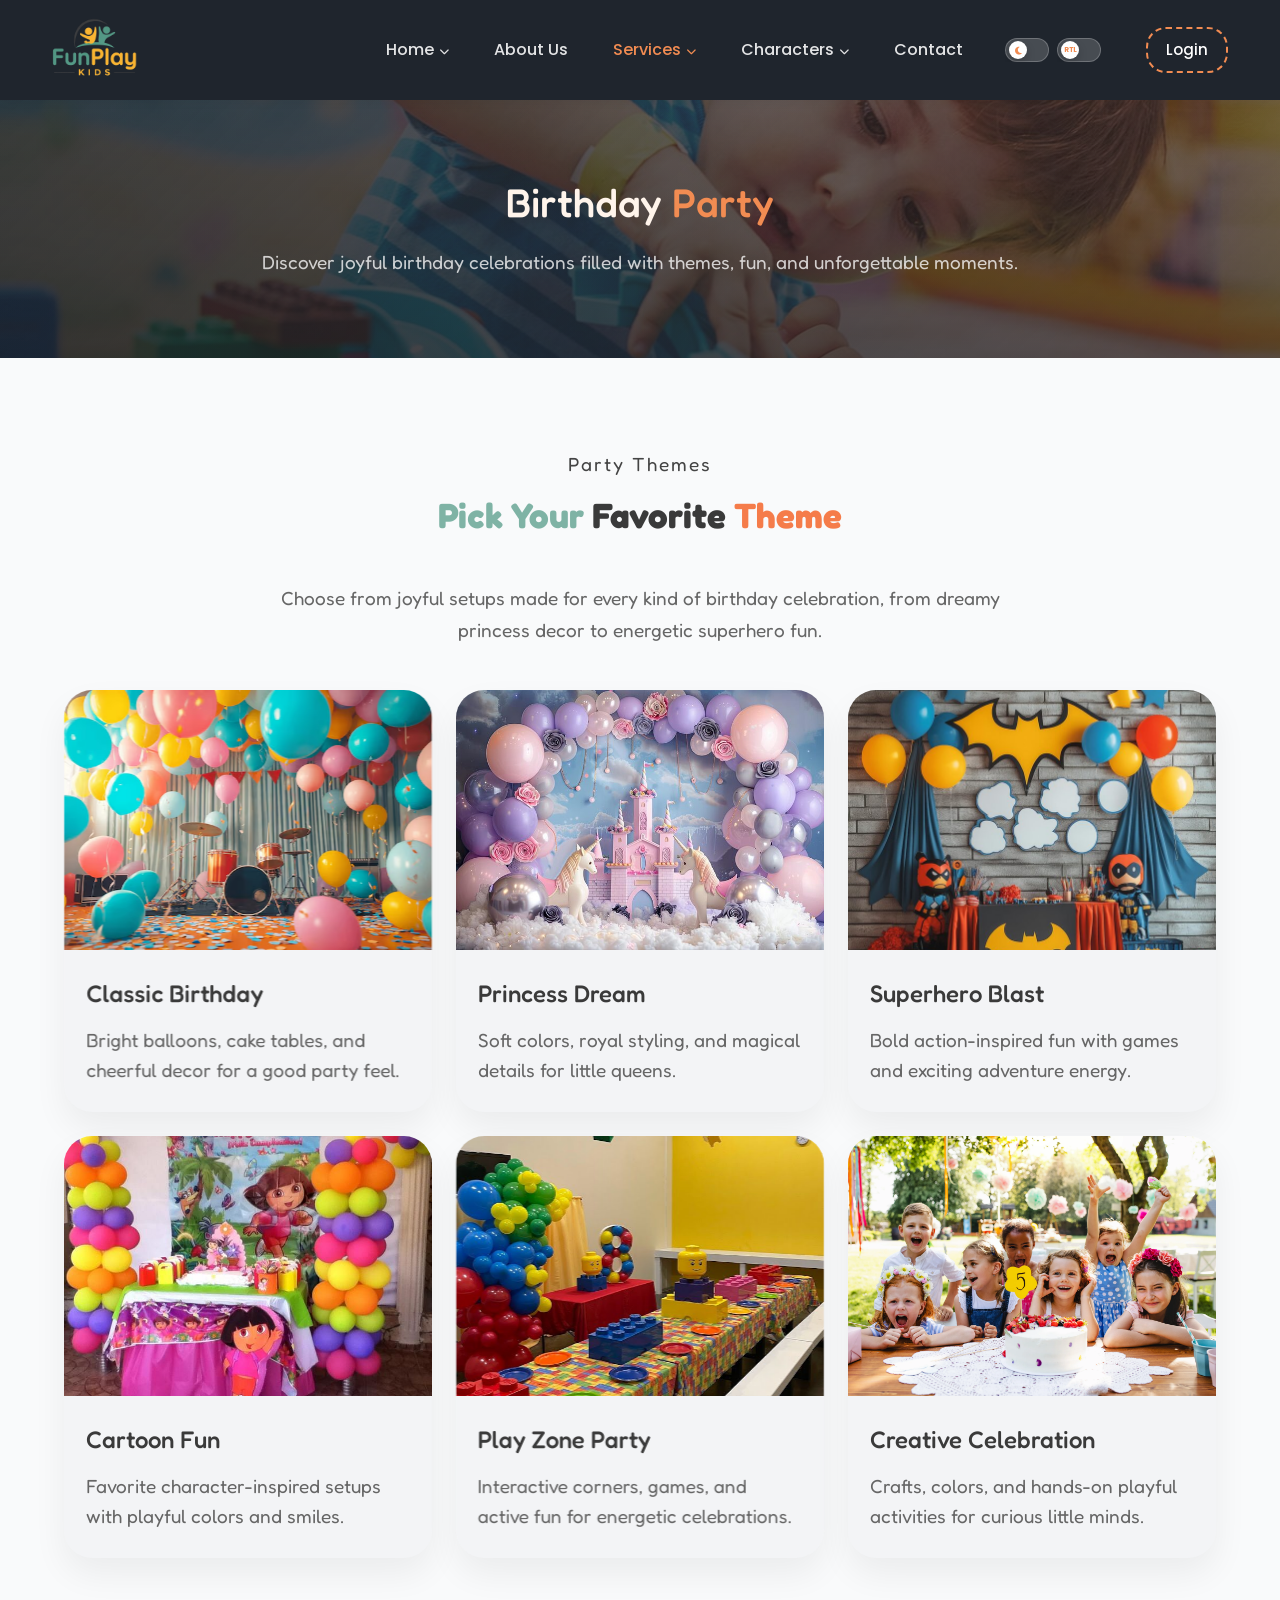
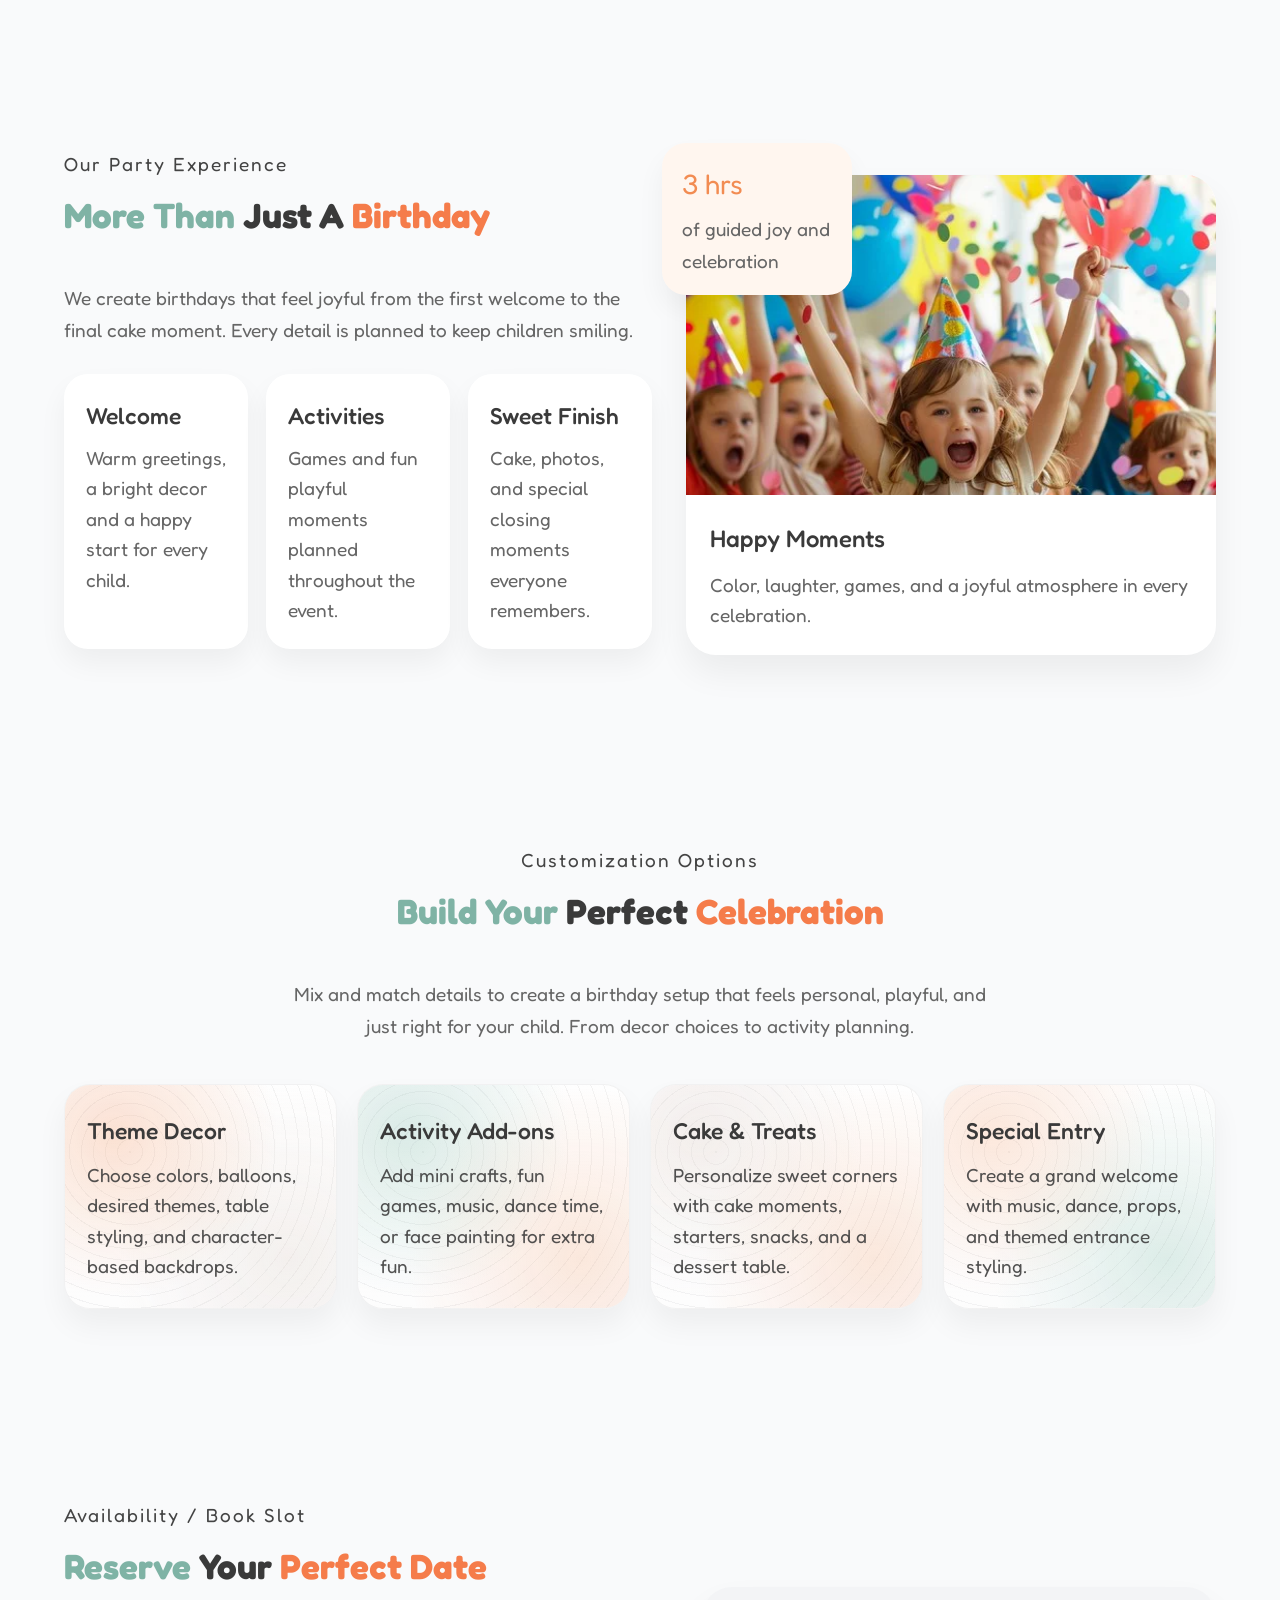
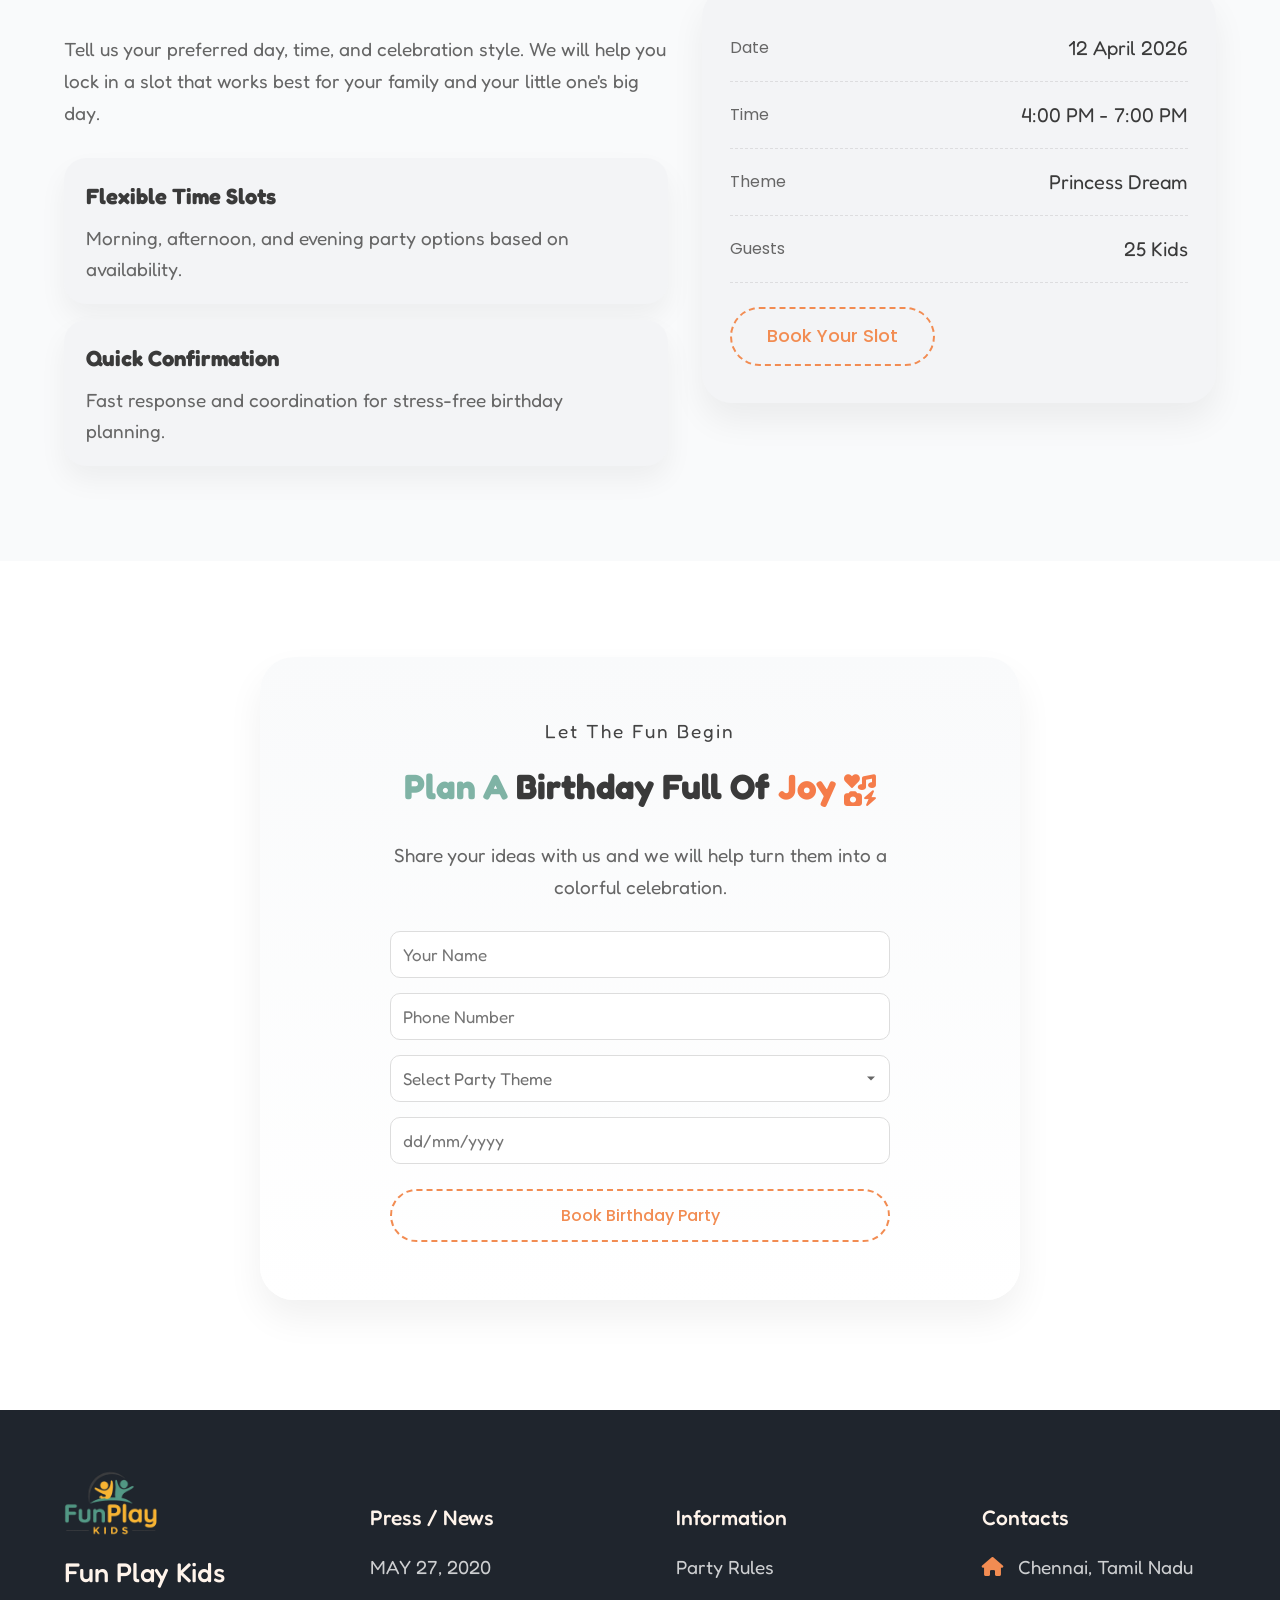
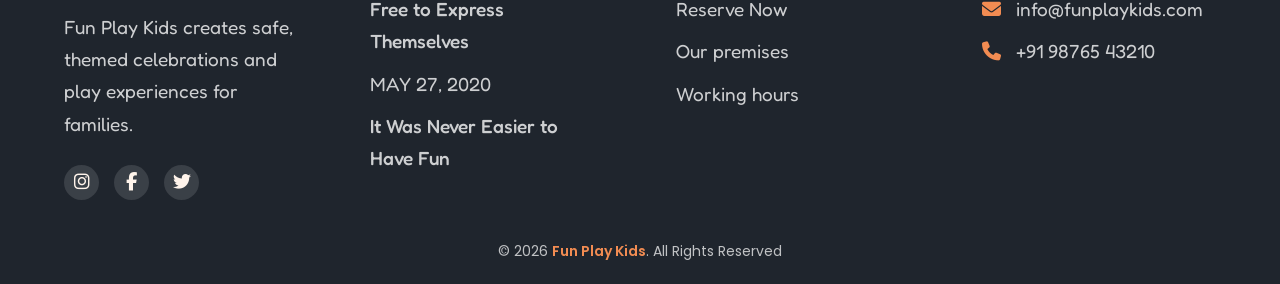
<file: birthday.html>
<!DOCTYPE html>
<html lang="en">

<head>

    <meta charset="UTF-8">
    <meta name="viewport" content="width=device-width, initial-scale=1.0">

    <title>Fun Play Kids</title>

    <link rel="icon" href="images/logo.png">

    <link href="https://fonts.googleapis.com/css2?family=Poppins:wght@300;400;600;700&display=swap" rel="stylesheet">
    <link
        href="https://fonts.googleapis.com/css2?family=Fredoka:wght@400;500;600&family=Poppins:wght@300;400;600;700&display=swap"
        rel="stylesheet">
    <link rel="stylesheet" href="https://cdnjs.cloudflare.com/ajax/libs/font-awesome/6.5.0/css/all.min.css">
    <link rel="stylesheet" href="css/style.css">
</head>

<body>

    <!-- HEADER -->

    <header class="header">

        <div class="nav">

            <div class="logo">
                <a href="index.html">
                    <img src="images/logo.png" alt="Fun Play Kids Logo">
                </a>
            </div>

            <div class="menu-toggle">
                <i class="fas fa-bars"></i>
            </div>

            <ul class="menu">
                <li class="dropdown">Home<i class="fas fa-chevron-down"></i>

                    <ul class="submenu">
                        <li><a href="index.html">Home 1</a></li>
                        <li><a href="home2.html">Home 2</a></li>
                    </ul>
                </li>

                <li><a href="about.html">About Us</a></li>

                <li class="dropdown">Services<i class="fas fa-chevron-down"></i>

                    <ul class="submenu">
                        <li><a href="birthday.html">Birthday Party</a></li>
                        <li><a href="magic.html">Magic Show</a></li>
                        <li><a href="face-painting.html">Face Painting</a></li>
                        <li><a href="pricing.html">Pricing</a></li>
                    </ul>
                </li>

                <li class="dropdown">Characters<i class="fas fa-chevron-down"></i>

                    <ul class="submenu">
                        <li><a href="superheroes.html">Superheroes</a></li>
                        <li><a href="princesses.html">Princesses</a></li>
                        <li><a href="cartoons.html">Cartoons</a></li>
                    </ul>
                </li>

                <li><a href="contact.html">Contact</a></li>

                <div class="header-actions">
                    <button type="button" class="mode-toggle" id="theme-toggle" aria-label="Toggle dark mode">
                        <span class="toggle-track">
                            <span class="toggle-thumb"><i class="fas fa-moon"></i></span>
                        </span>
                    </button>

                    <button type="button" class="mode-toggle rtl-toggle" id="rtl-toggle" aria-label="Toggle RTL mode">
                        <span class="toggle-track">
                            <span class="toggle-thumb rtl-thumb">RTL</span>
                        </span>
                    </button>
                </div>

                <a href="login.html" class="login-btn mobile-login">Login</a>

            </ul>

        </div>
    </header>

    <section class="contact-hero">
        <div class="container">
            <h2>Birthday <span class="orange">Party</span></h2>
            <p>Discover joyful birthday celebrations filled with themes, fun, and unforgettable moments.</p>
        </div>
    </section>

    <section class="birthday-themes">
        <div class="container">
            <div class="birthday-themes-heading">
                <p class="section-sub">Party Themes</p>
                <h2 class="section-title">
                    <span class="light">Pick Your</span> Favorite <span class="highlight">Theme</span>
                </h2>
                <p class="birthday-themes-text">
                    Choose from joyful setups made for every kind of birthday celebration, from dreamy princess decor
                    to energetic superhero fun.
                </p>
            </div>

            <div class="birthday-themes-grid">
                <article class="birthday-theme-card">
                    <img src="images/classic-party.jpg" alt="Classic birthday theme">
                    <div class="birthday-theme-info">
                        <h3>Classic Birthday</h3>
                        <p>Bright balloons, cake tables, and cheerful decor for a good party feel.</p>
                    </div>
                </article>

                <article class="birthday-theme-card">
                    <img src="images/princess-party.jpg" alt="Princess party theme">
                    <div class="birthday-theme-info">
                        <h3>Princess Dream</h3>
                        <p>Soft colors, royal styling, and magical details for little queens.</p>
                    </div>
                </article>

                <article class="birthday-theme-card">
                    <img src="images/superhero-party.jpg" alt="Superhero party theme">
                    <div class="birthday-theme-info">
                        <h3>Superhero Blast</h3>
                        <p>Bold action-inspired fun with games and exciting adventure energy.</p>
                    </div>
                </article>

                <article class="birthday-theme-card">
                    <img src="images/cartoon-party.jpg" alt="Cartoon party theme">
                    <div class="birthday-theme-info">
                        <h3>Cartoon Fun</h3>
                        <p>Favorite character-inspired setups with playful colors and smiles.</p>
                    </div>
                </article>

                <article class="birthday-theme-card">
                    <img src="images/play-party.jpg" alt="Play zone theme">
                    <div class="birthday-theme-info">
                        <h3>Play Zone Party</h3>
                        <p>Interactive corners, games, and active fun for energetic celebrations.</p>
                    </div>
                </article>

                <article class="birthday-theme-card">
                    <img src="images/creative-party.jpg" alt="Creative theme">
                    <div class="birthday-theme-info">
                        <h3>Creative Celebration</h3>
                        <p>Crafts, colors, and hands-on playful activities for curious little minds.</p>
                    </div>
                </article>
            </div>
        </div>
    </section>

    <section class="party-experience">
        <div class="container party-experience-wrapper">
            <div class="party-experience-content">
                <p class="section-sub">Our Party Experience</p>
                <h2 class="section-title">
                    <span class="light">More Than</span> Just A <span class="highlight">Birthday</span>
                </h2>
                <p class="party-experience-text">
                    We create birthdays that feel joyful from the first welcome to the final cake moment.
                    Every detail is planned to keep children smiling.
                </p>

                <div class="party-experience-points">
                    <div class="experience-point">
                        <h3>Welcome</h3>
                        <p>Warm greetings, a bright decor and a happy start for every child.</p>
                    </div>
                    <div class="experience-point">
                        <h3>Activities</h3>
                        <p>Games and fun playful moments planned throughout the event.</p>
                    </div>
                    <div class="experience-point">
                        <h3>Sweet Finish</h3>
                        <p>Cake, photos, and special closing moments everyone remembers.</p>
                    </div>
                </div>
            </div>

            <div class="party-experience-highlight">
                <div class="experience-badge">
                    <span>3 hrs</span>
                    <p>of guided joy and celebration</p>
                </div>
                <div class="experience-card">
                    <img src="images/kids-party2.jpg" alt="Birthday party celebration">
                    <div class="experience-card-text">
                        <h3>Happy Moments</h3>
                        <p>Color, laughter, games, and a joyful atmosphere in every celebration.</p>
                    </div>
                </div>
            </div>
        </div>
    </section>

    <section class="customization-options">
        <div class="container customization-wrapper">
            <div class="customization-heading">
                <p class="section-sub">Customization Options</p>
                <h2 class="section-title">
                    <span class="light">Build Your</span> Perfect <span class="highlight">Celebration</span>
                </h2>
                <p class="customization-text">
                    Mix and match details to create a birthday setup that feels personal, playful, and just right for
                    your child. From decor choices to activity planning.
                </p>
            </div>

            <div class="customization-grid">
                <div class="custom-option has-bg custom-option--decor">
                    <h3>Theme Decor</h3>
                    <p>Choose colors, balloons, desired themes, table styling, and character-based backdrops.</p>
                </div>
                <div class="custom-option has-bg custom-option--addons">
                    <h3>Activity Add-ons</h3>
                    <p>Add mini crafts, fun games, music, dance time, or face painting for extra fun.</p>
                </div>
                <div class="custom-option has-bg custom-option--cake">
                    <h3>Cake & Treats</h3>
                    <p>Personalize sweet corners with cake moments, starters, snacks, and a dessert table.</p>
                </div>
                <div class="custom-option has-bg custom-option--entry">
                    <h3>Special Entry</h3>
                    <p>Create a grand welcome with music, dance, props, and themed entrance styling.</p>
                </div>
            </div>
        </div>
    </section>

    <section class="book-slot">
        <div class="container book-slot-wrapper">
            <div class="book-slot-content">
                <p class="section-sub">Availability / Book Slot</p>
                <h2 class="section-title">
                    <span class="light">Reserve</span> Your <span class="highlight">Perfect Date</span>
                </h2>
                <p class="book-slot-text">
                    Tell us your preferred day, time, and celebration style. We will help you lock in a slot that
                    works best for your family and your little one's big day.
                </p>

                <div class="book-slot-points">
                    <div class="book-slot-point">
                        <strong>Flexible Time Slots</strong>
                        <p>Morning, afternoon, and evening party options based on availability.</p>
                    </div>
                    <div class="book-slot-point">
                        <strong>Quick Confirmation</strong>
                        <p>Fast response and coordination for stress-free birthday planning.</p>
                    </div>
                </div>
            </div>

            <div class="book-slot-card">
                <div class="slot-row">
                    <span>Date</span>
                    <strong>12 April 2026</strong>
                </div>
                <div class="slot-row">
                    <span>Time</span>
                    <strong>4:00 PM - 7:00 PM</strong>
                </div>
                <div class="slot-row">
                    <span>Theme</span>
                    <strong>Princess Dream</strong>
                </div>
                <div class="slot-row">
                    <span>Guests</span>
                    <strong>25 Kids</strong>
                </div>
                <a href="contact.html" class="cta-btn">Book Your Slot</a>
            </div>
        </div>
    </section>

    <section class="birthday-cta">
        <div class="container birthday-cta-box">

            <p class="section-sub">Let The Fun Begin</p>

            <h2 class="section-title">
                <span class="light">Plan A</span> Birthday Full Of
                <span class="highlight">Joy <i class="fas fa-icons inline-icon" aria-hidden="true"></i></span>
            </h2>

            <p class="birthday-cta-text">
                Share your ideas with us and we will help turn them into a colorful
                celebration.
            </p>

            <!-- FORM -->
            <form class="birthday-form">

                <input type="text" placeholder="Your Name" required>
                <input type="tel" placeholder="Phone Number" required>

                <select required>
                    <option value="">Select Party Theme</option>
                    <option>Princess Dream</option>
                    <option>Superhero Adventure</option>
                    <option>Space Explorer</option>
                </select>

                <input type="date" required>

                <button type="submit" class="cta-btn">
                    Book Birthday Party
                </button>

            </form>

        </div>
    </section>



    <!-- FOOTER -->

    <footer class="footer">
        <div class="container footer-container">
            <div class="footer-col">
                <a href="index.html"><img src="images/logo.png" alt="logo" class="footer-logo"></a>
                <h2>Fun Play Kids</h2>
                <p>Fun Play Kids creates safe, themed celebrations and play experiences for families.
                </p>
                <div class="socials">
                    <i class="fab fa-instagram"></i>
                    <i class="fab fa-facebook-f"></i>
                    <i class="fab fa-twitter"></i>
                </div>
            </div>

            <div class="footer-col">
                <h3>Press / News</h3>

                <p class="date">MAY 27, 2020</p>
                <p><strong>Free to Express Themselves</strong></p>

                <p class="date">MAY 27, 2020</p>
                <p><strong>It Was Never Easier to Have Fun</strong></p>
            </div>

            <div class="footer-col">
                <h3>Information</h3>
                <p>Party Rules</p>
                <p>Reserve Now</p>
                <p>Our premises</p>
                <p>Working hours</p>
            </div>

            <div class="footer-col">
                <h3>Contacts</h3>
                <p><i class="fas fa-home"></i> Chennai, Tamil Nadu</p>
                <p><i class="fas fa-envelope"></i> info@funplaykids.com</p>
                <p><i class="fas fa-phone"></i> +91 98765 43210</p>
            </div>

        </div>

        <div class="footer-bottom">
            © 2026 <span>Fun Play Kids</span>. All Rights Reserved
        </div>
    </footer>

    <button id="scrollTopBtn">
        <i class="fas fa-arrow-up"></i>
    </button>

    <script src="js/main.js"></script>
    <script src="js/services.js"></script>


</body>

</html>
</file>
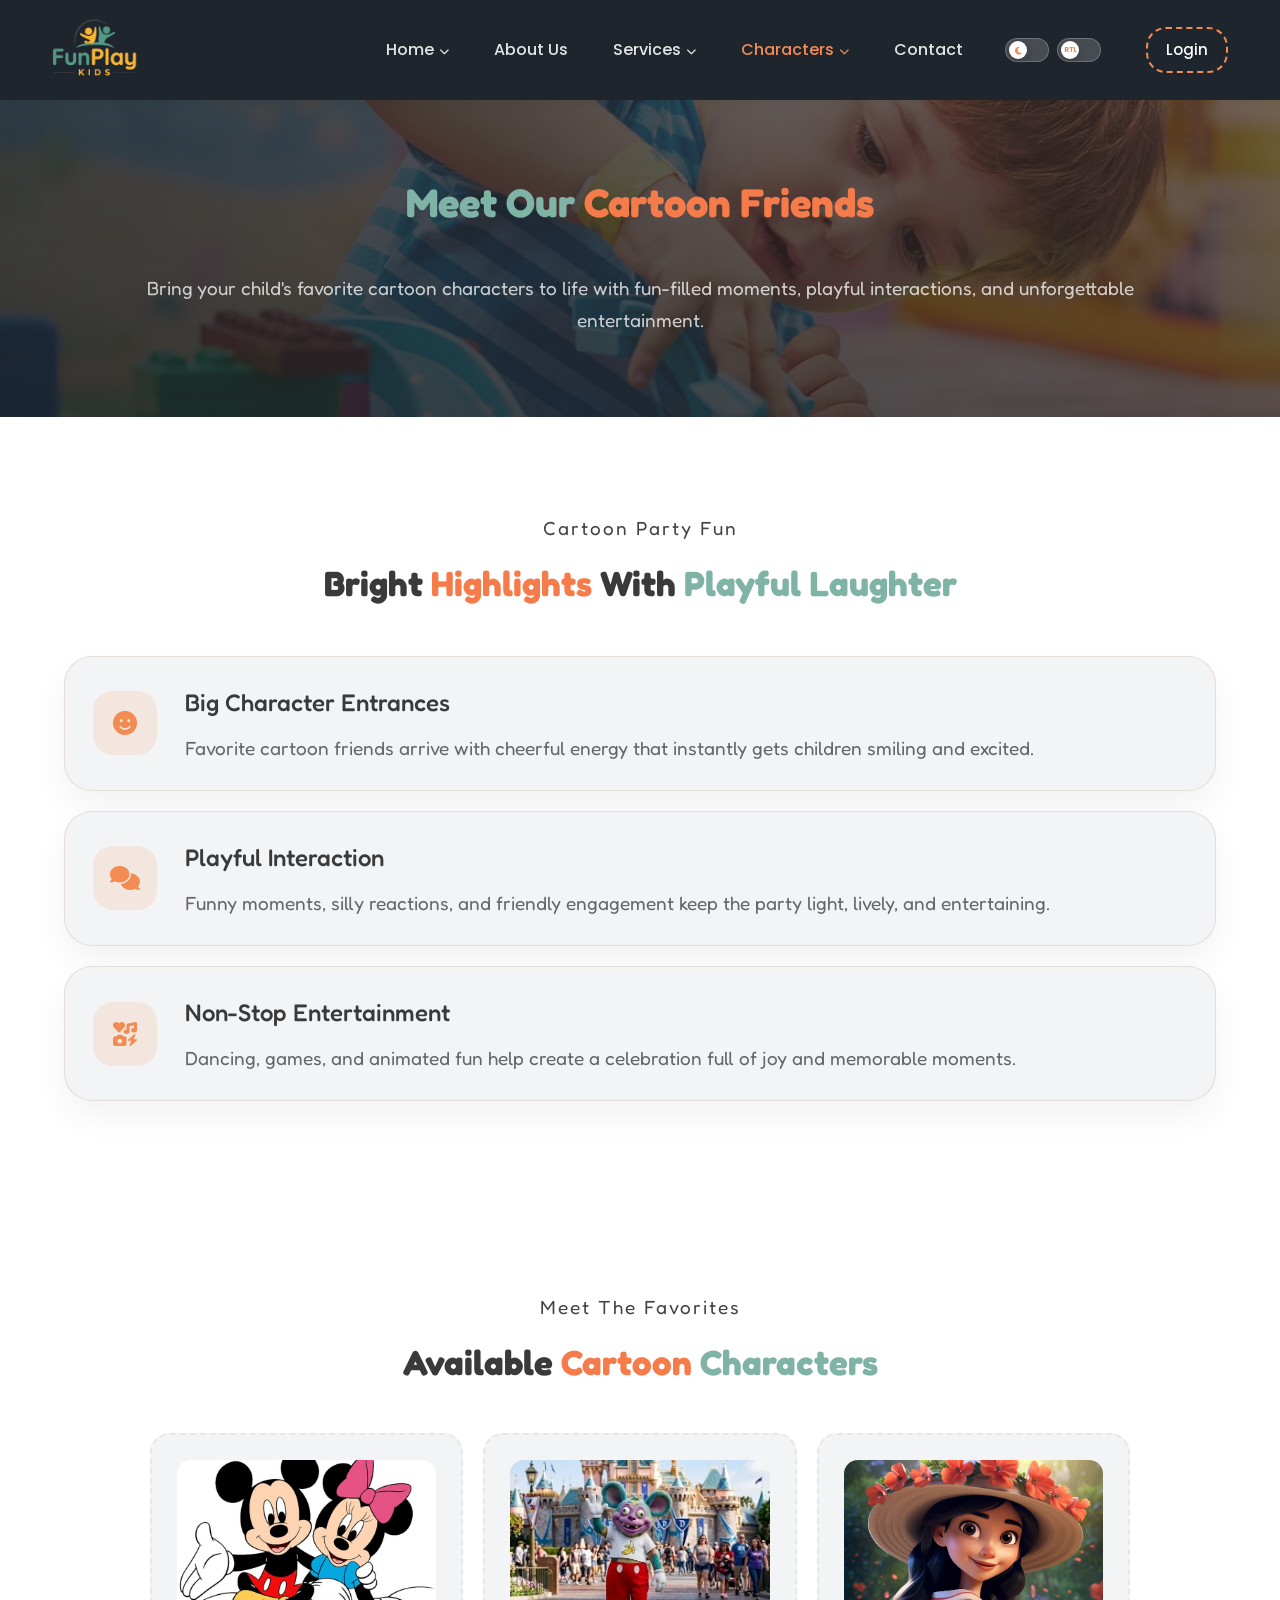
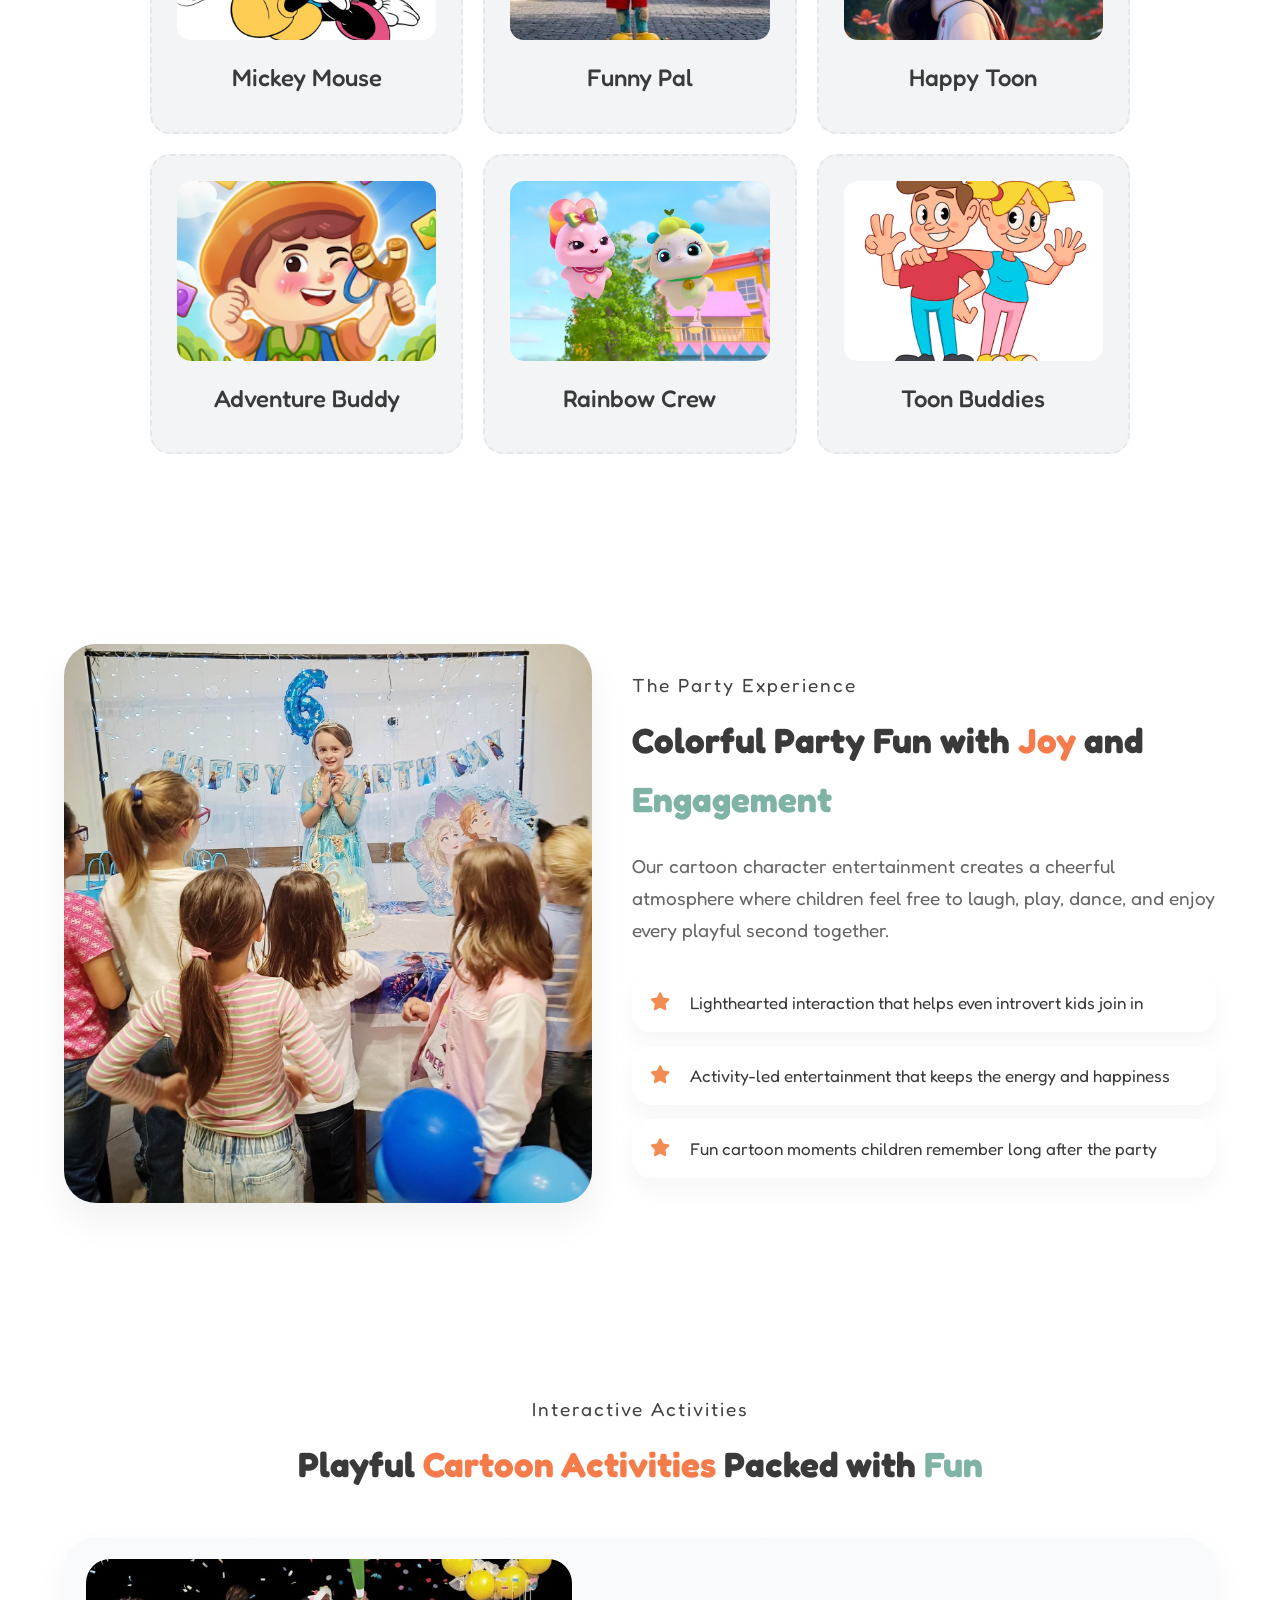
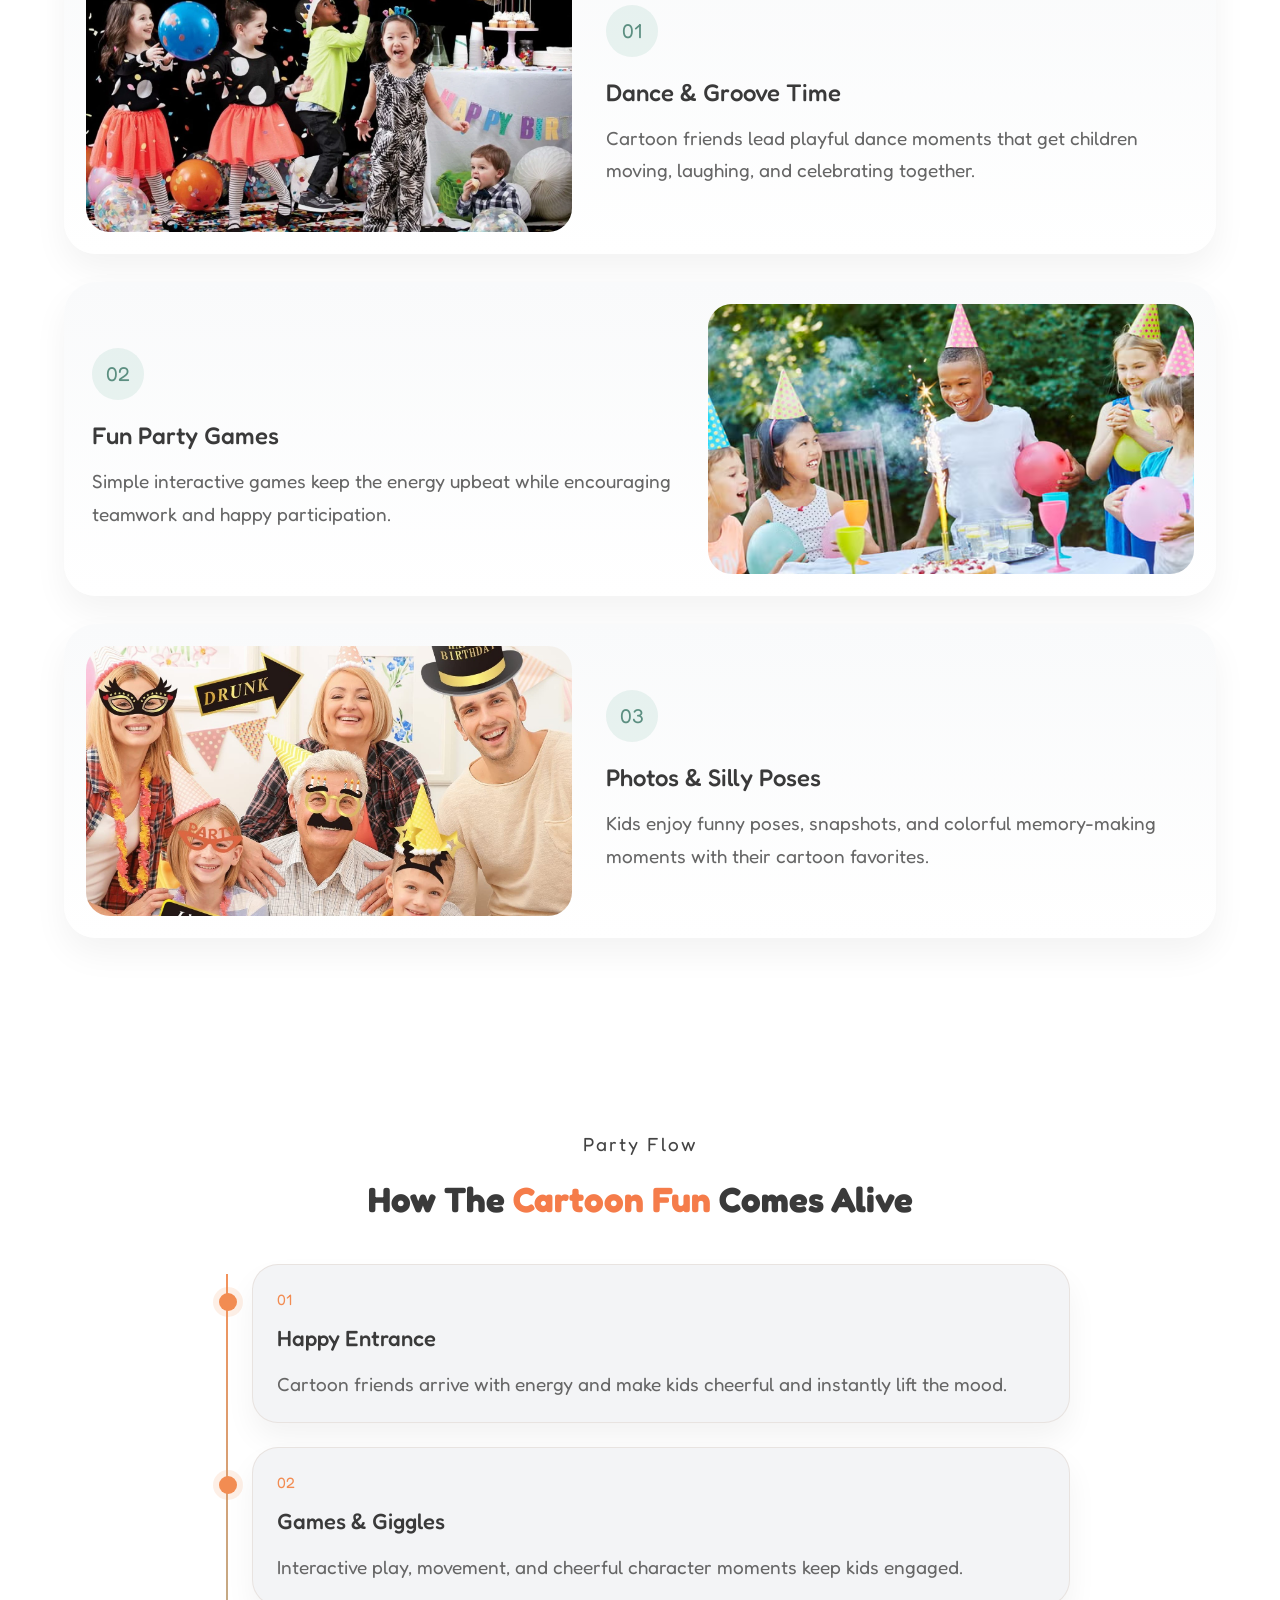
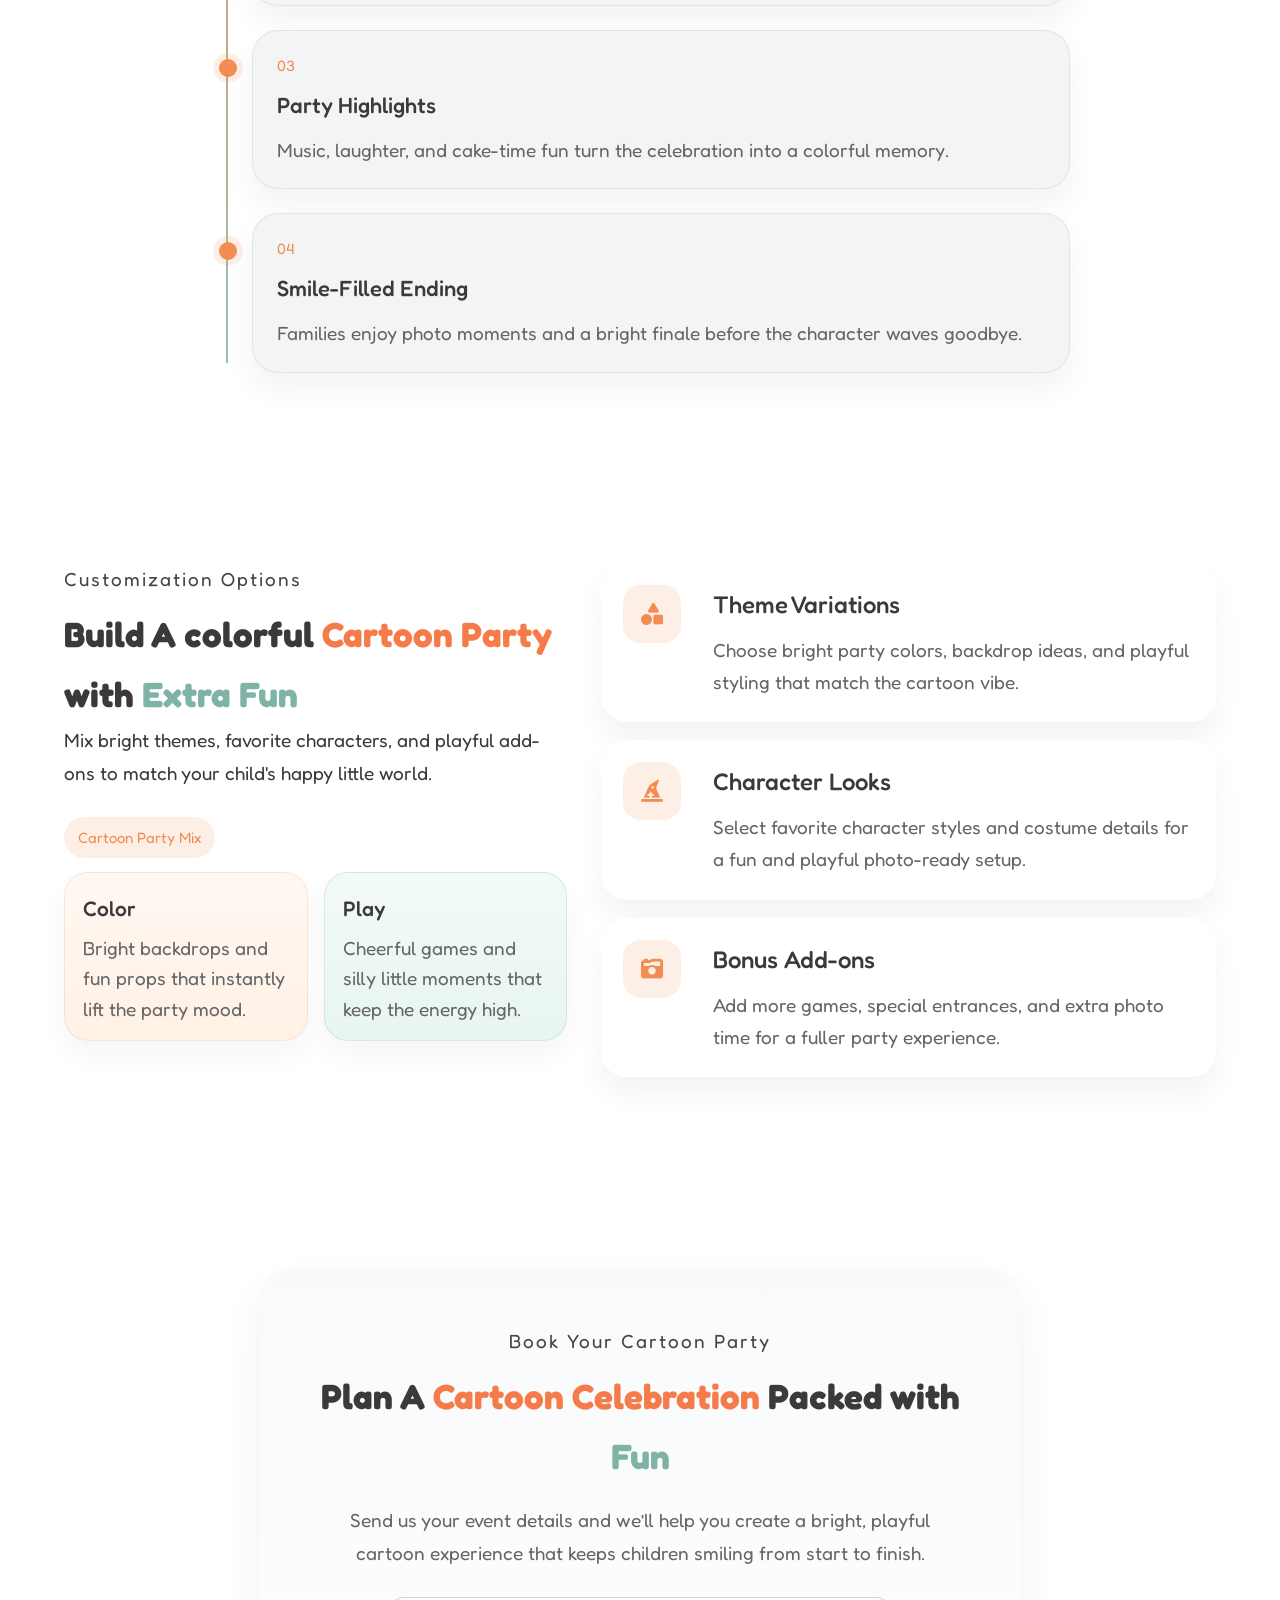
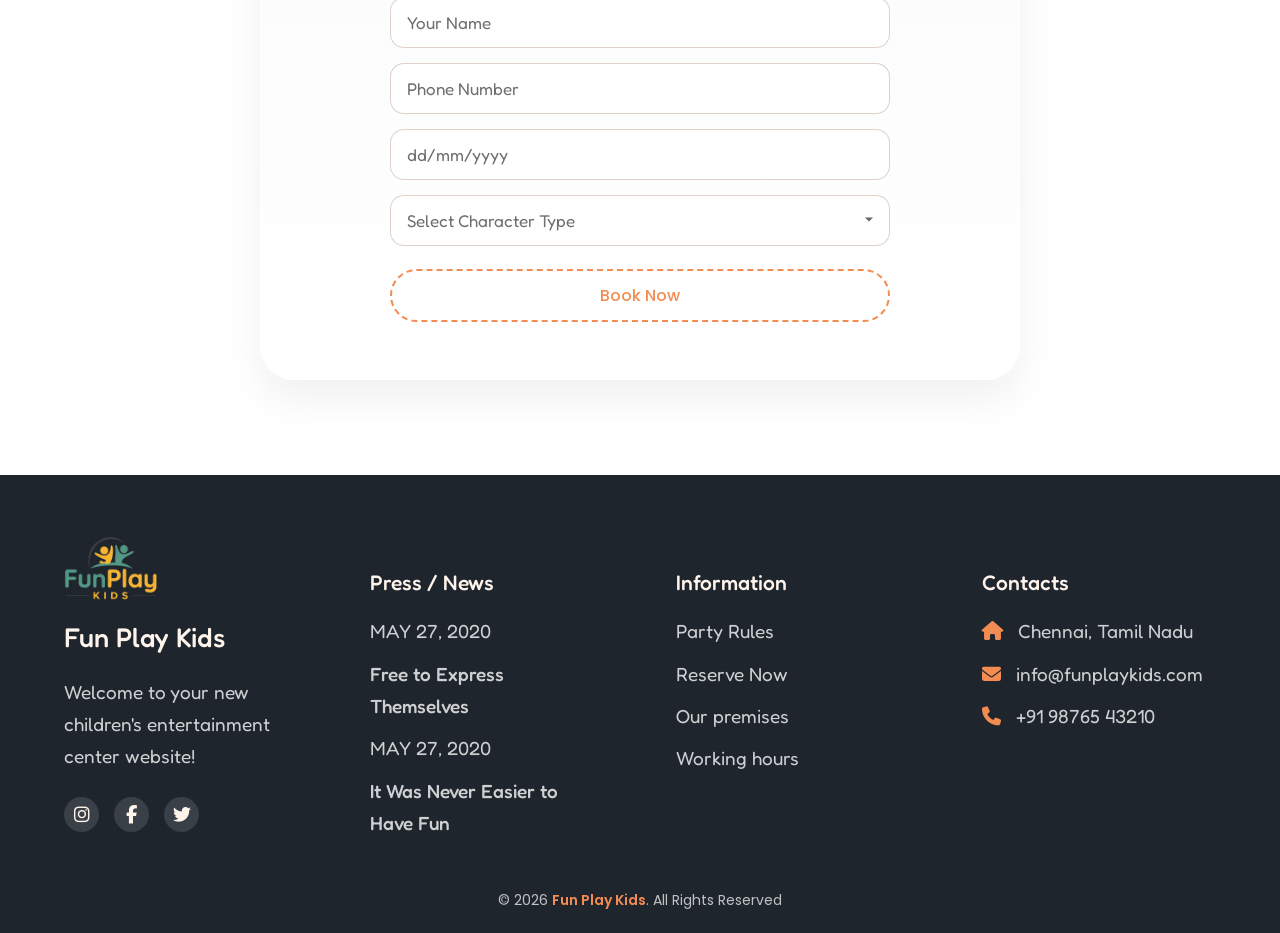
<file: cartoons.html>
<!DOCTYPE html>
<html lang="en">

<head>

    <meta charset="UTF-8">
    <meta name="viewport" content="width=device-width, initial-scale=1.0">

    <title>Fun Play Kids</title>

    <link rel="icon" href="images/logo.png">

    <link href="https://fonts.googleapis.com/css2?family=Poppins:wght@300;400;600;700&display=swap" rel="stylesheet">
    <link
        href="https://fonts.googleapis.com/css2?family=Fredoka:wght@400;500;600&family=Poppins:wght@300;400;600;700&display=swap"
        rel="stylesheet">
    <link rel="stylesheet" href="https://cdnjs.cloudflare.com/ajax/libs/font-awesome/6.5.0/css/all.min.css">
    <link rel="stylesheet" href="css/style.css">
</head>

<body>

    <!-- HEADER -->

    <header class="header">

        <div class="nav">

            <div class="logo">
                <a href="index.html">
                    <img src="images/logo.png" alt="Fun Play Kids Logo">
                </a>
            </div>

            <div class="menu-toggle">
                <i class="fas fa-bars"></i>
            </div>

            <ul class="menu">
                <li class="dropdown">Home<i class="fas fa-chevron-down"></i>

                    <ul class="submenu">
                        <li><a href="index.html">Home 1</a></li>
                        <li><a href="home2.html">Home 2</a></li>
                    </ul>
                </li>

                <li><a href="about.html">About Us</a></li>

                <li class="dropdown">Services<i class="fas fa-chevron-down"></i>

                    <ul class="submenu">
                        <li><a href="birthday.html">Birthday Party</a></li>
                        <li><a href="magic.html">Magic Show</a></li>
                        <li><a href="face-painting.html">Face Painting</a></li>
                        <li><a href="pricing.html">Pricing</a></li>
                    </ul>
                </li>

                <li class="dropdown">Characters<i class="fas fa-chevron-down"></i>

                    <ul class="submenu">
                        <li><a href="superheroes.html">Superheroes</a></li>
                        <li><a href="princesses.html">Princesses</a></li>
                        <li><a href="cartoons.html">Cartoons</a></li>
                    </ul>
                </li>

                <li><a href="contact.html">Contact</a></li>

                <div class="header-actions">
                    <button type="button" class="mode-toggle" id="theme-toggle" aria-label="Toggle dark mode">
                        <span class="toggle-track">
                            <span class="toggle-thumb"><i class="fas fa-moon"></i></span>
                        </span>
                    </button>

                    <button type="button" class="mode-toggle rtl-toggle" id="rtl-toggle" aria-label="Toggle RTL mode">
                        <span class="toggle-track">
                            <span class="toggle-thumb rtl-thumb">RTL</span>
                        </span>
                    </button>
                </div>

                <a href="login.html" class="login-btn mobile-login">Login</a>

            </ul>

        </div>
    </header>



    <section class="contact-hero">
        <div class="container">

            <h2 class="section-title">
                <span class="light">Meet Our</span> <span class="highlight">Cartoon Friends</span>
            </h2>

            <p>
                Bring your child's favorite cartoon characters to life with fun-filled moments,
                playful interactions, and unforgettable entertainment.
            </p>

        </div>
    </section>

    <main class="character-page character-page-cartoons">
        <section class="character-highlights">
            <div class="container">
                <p class="section-sub">Cartoon Party Fun</p>
                <h2 class="section-title">Bright <span class="highlight">Highlights</span> With <span
                        class="light">Playful Laughter</span></h2>

                <div class="highlights-strip">
                    <article class="highlight-line interactive-card">
                        <div class="highlight-icon">
                            <i class="fas fa-face-smile"></i>
                        </div>
                        <div>
                            <h3>Big Character Entrances</h3>
                            <p>Favorite cartoon friends arrive with cheerful energy that instantly gets children
                                smiling and excited.</p>
                        </div>
                    </article>

                    <article class="highlight-line interactive-card">
                        <div class="highlight-icon">
                            <i class="fas fa-comments"></i>
                        </div>
                        <div>
                            <h3>Playful Interaction</h3>
                            <p>Funny moments, silly reactions, and friendly engagement keep the party light, lively,
                                and entertaining.</p>
                        </div>
                    </article>

                    <article class="highlight-line interactive-card">
                        <div class="highlight-icon">
                            <i class="fas fa-icons"></i>
                        </div>
                        <div>
                            <h3>Non-Stop Entertainment</h3>
                            <p>Dancing, games, and animated fun help create a celebration full of joy and memorable
                                moments.</p>
                        </div>
                    </article>
                </div>
            </div>
        </section>

        <section class="character-available">
            <div class="container">
                <p class="section-sub">Meet The Favorites</p>
                <h2 class="section-title">Available <span class="highlight">Cartoon</span> <span
                        class="light">Characters</span></h2>

                <div class="character-grid">
                    <article class="character-item">
                        <div class="character-item-image">
                            <img src="images/c1.jpg" alt="Mickey Mouse cartoon character">
                        </div>
                        <h3>Mickey Mouse</h3>
                    </article>

                    <article class="character-item">
                        <div class="character-item-image">
                            <img src="images/c2.jpg" alt="Funny cartoon pal character">
                        </div>
                        <h3>Funny Pal</h3>
                    </article>

                    <article class="character-item">
                        <div class="character-item-image">
                            <img src="images/c3.jpg" alt="Happy toon friend character">
                        </div>
                        <h3>Happy Toon</h3>
                    </article>

                    <article class="character-item">
                        <div class="character-item-image">
                            <img src="images/c4.jpg" alt="Adventure cartoon buddy">
                        </div>
                        <h3>Adventure Buddy</h3>
                    </article>

                    <article class="character-item">
                        <div class="character-item-image">
                            <img src="images/c5.jpg" alt="Rainbow cartoon crew">
                        </div>
                        <h3>Rainbow Crew</h3>
                    </article>

                    <article class="character-item">
                        <div class="character-item-image">
                            <img src="images/c6.jpg" alt="Toon buddies cartoon characters">
                        </div>
                        <h3>Toon Buddies</h3>
                    </article>

                </div>
            </div>
        </section>

        <section class="character-experience">
            <div class="container">
                <div class="experience-split">
                    <div class="experience-media image-hover-overlay">
                        <img src="images/kids5.jpg" alt="Kids enjoying a cartoon party experience">
                    </div>

                    <div class="experience-copy">
                        <p class="section-sub">The Party Experience</p>
                        <h2 class="section-title">Colorful Party Fun with <span class="highlight">Joy</span> and <span
                                class="light">Engagement</span></h2>
                        <p class="experience-intro">
                            Our cartoon character entertainment creates a cheerful atmosphere where children feel free
                            to laugh, play, dance, and enjoy every playful second together.
                        </p>

                        <ul class="experience-bullets">
                            <li><i class="fas fa-star"></i><span>Lighthearted interaction that helps even introvert kids
                                    join
                                    in</span></li>
                            <li><i class="fas fa-star"></i><span>Activity-led entertainment that keeps the energy and
                                    happiness</span></li>
                            <li><i class="fas fa-star"></i><span>Fun cartoon moments children remember long after the
                                    party </span></li>
                        </ul>
                    </div>
                </div>
            </div>
        </section>

        <section class="character-activities">
            <div class="container">
                <div class="activities-heading">
                    <p class="section-sub">Interactive Activities</p>
                    <h2 class="section-title">Playful <span class="highlight">Cartoon Activities</span> Packed with
                        <span class="light">Fun</span>
                    </h2>
                </div>

                <div class="activity-zigzag">
                    <article class="activity-row interactive-card">
                        <div class="activity-row-image image-hover-overlay">
                            <img src="images/activity7.jpg" alt="Cartoon dance party">
                        </div>
                        <div class="activity-row-content">
                            <span>01</span>
                            <h3>Dance & Groove Time</h3>
                            <p>Cartoon friends lead playful dance moments that get children moving, laughing, and
                                celebrating together.</p>
                        </div>
                    </article>

                    <article class="activity-row activity-row-reverse interactive-card">
                        <div class="activity-row-image image-hover-overlay">
                            <img src="images/activity8.jpg" alt="Cartoon party games">
                        </div>
                        <div class="activity-row-content">
                            <span>02</span>
                            <h3>Fun Party Games</h3>
                            <p>Simple interactive games keep the energy upbeat while encouraging teamwork and happy
                                participation.</p>
                        </div>
                    </article>

                    <article class="activity-row interactive-card">
                        <div class="activity-row-image image-hover-overlay">
                            <img src="images/activity9.jpg" alt="Cartoon photo opportunities">
                        </div>
                        <div class="activity-row-content">
                            <span>03</span>
                            <h3>Photos & Silly Poses</h3>
                            <p>Kids enjoy funny poses, snapshots, and colorful memory-making moments with
                                their cartoon favorites.</p>
                        </div>
                    </article>
                </div>
            </div>
        </section>

        <section class="character-flow">
            <div class="container">
                <div class="character-flow-head">
                    <p class="section-sub">Party Flow</p>
                    <h2 class="section-title">How The <span class="highlight">Cartoon Fun</span> Comes Alive</h2>
                </div>

                <div class="character-flow-grid">
                    <article class="flow-card">
                        <span>01</span>
                        <h3>Happy Entrance</h3>
                        <p>Cartoon friends arrive with energy and make kids cheerful and instantly lift the
                            mood.
                        </p>
                    </article>

                    <article class="flow-card">
                        <span>02</span>
                        <h3>Games & Giggles</h3>
                        <p>Interactive play, movement, and cheerful character moments keep kids engaged.</p>
                    </article>

                    <article class="flow-card">
                        <span>03</span>
                        <h3>Party Highlights</h3>
                        <p>Music, laughter, and cake-time fun turn the celebration into a colorful memory.</p>
                    </article>

                    <article class="flow-card">
                        <span>04</span>
                        <h3>Smile-Filled Ending</h3>
                        <p>Families enjoy photo moments and a bright finale before the character waves goodbye.</p>
                    </article>
                </div>
            </div>
        </section>

        <section class="character-customize">
            <div class="container">
                <div class="customize-shell">
                    <div class="customize-intro">
                        <p class="section-sub">Customization Options</p>
                        <h2 class="section-title">Build A colorful <span class="highlight">Cartoon Party</span> with
                            <span class="light">Extra Fun</span>
                        </h2>
                        <p class="customize-intro-text">
                            Mix bright themes, favorite characters, and playful add-ons to match your child's happy
                            little world.

                        </p>

                        <div class="customize-creative-block">
                            <span class="customize-creative-tag">Cartoon Party Mix</span>
                            <div class="customize-creative-grid">
                                <div class="customize-creative-card">
                                    <strong>Color</strong>
                                    <p>Bright backdrops and fun props that instantly lift the party mood.</p>
                                </div>
                                <div class="customize-creative-card accent">
                                    <strong>Play</strong>
                                    <p>Cheerful games and silly little moments that keep the energy high.</p>
                                </div>
                            </div>
                        </div>
                    </div>

                    <div class="customize-list">
                        <article class="customize-line">
                            <i class="fas fa-shapes"></i>
                            <div>
                                <h3>Theme Variations</h3>
                                <p>Choose bright party colors, backdrop ideas, and playful styling that match the
                                    cartoon vibe.</p>
                            </div>
                        </article>

                        <article class="customize-line">
                            <i class="fas fa-hat-wizard"></i>
                            <div>
                                <h3>Character Looks</h3>
                                <p>Select favorite character styles and costume details for a fun and playful
                                    photo-ready setup.
                                </p>
                            </div>
                        </article>

                        <article class="customize-line">
                            <i class="fas fa-camera-retro"></i>
                            <div>
                                <h3>Bonus Add-ons</h3>
                                <p>Add more games, special entrances, and extra photo time for a fuller party
                                    experience.</p>
                            </div>
                        </article>
                    </div>
                </div>
            </div>
        </section>

        <section class="character-cta">
            <div class="container">
                <div class="character-cta-box">
                    <p class="section-sub">Book Your Cartoon Party</p>
                    <h2 class="section-title">Plan A <span class="highlight">Cartoon Celebration</span> Packed with
                        <span class="light">Fun</span>
                    </h2>
                    <p class="character-cta-text">
                        Send us your event details and we’ll help you create a bright, playful cartoon experience that
                        keeps children smiling from start to finish.
                    </p>

                    <form class="character-form">
                        <input type="text" name="name" placeholder="Your Name">
                        <input type="tel" name="phone" placeholder="Phone Number">
                        <input type="date" name="date">
                        <select name="character-type" required>
                            <option value="">Select Character Type</option>
                            <option value="superhero">Superhero</option>
                            <option value="princess">Princess</option>
                            <option value="cartoon">Cartoon</option>
                        </select>
                        <button type="submit" class="cta-btn">Book Now</button>
                    </form>
                </div>
            </div>
        </section>
    </main>

    <!-- FOOTER -->

    <footer class="footer">
        <div class="container footer-container">
            <div class="footer-col">
                <a href="index.html"><img src="images/logo.png" alt="logo" class="footer-logo"></a>
                <h2>Fun Play Kids</h2>
                <p>Welcome to your new children's entertainment center website!
                </p>
                <div class="socials">
                    <i class="fab fa-instagram"></i>
                    <i class="fab fa-facebook-f"></i>
                    <i class="fab fa-twitter"></i>
                </div>
            </div>

            <div class="footer-col">
                <h3>Press / News</h3>

                <p class="date">MAY 27, 2020</p>
                <p><strong>Free to Express Themselves</strong></p>

                <p class="date">MAY 27, 2020</p>
                <p><strong>It Was Never Easier to Have Fun</strong></p>
            </div>

            <div class="footer-col">
                <h3>Information</h3>
                <p>Party Rules</p>
                <p>Reserve Now</p>
                <p>Our premises</p>
                <p>Working hours</p>
            </div>

            <div class="footer-col">
                <h3>Contacts</h3>
                <p><i class="fas fa-home"></i> Chennai, Tamil Nadu</p>
                <p><i class="fas fa-envelope"></i> info@funplaykids.com</p>
                <p><i class="fas fa-phone"></i> +91 98765 43210</p>
            </div>

        </div>

        <div class="footer-bottom">
            © 2026 <span>Fun Play Kids</span>. All Rights Reserved
        </div>
    </footer>

    <button id="scrollTopBtn">
        <i class="fas fa-arrow-up"></i>
    </button>


    <script src="js/main.js"></script>
    <script src="js/characters.js"></script>


</body>

</html>
</file>
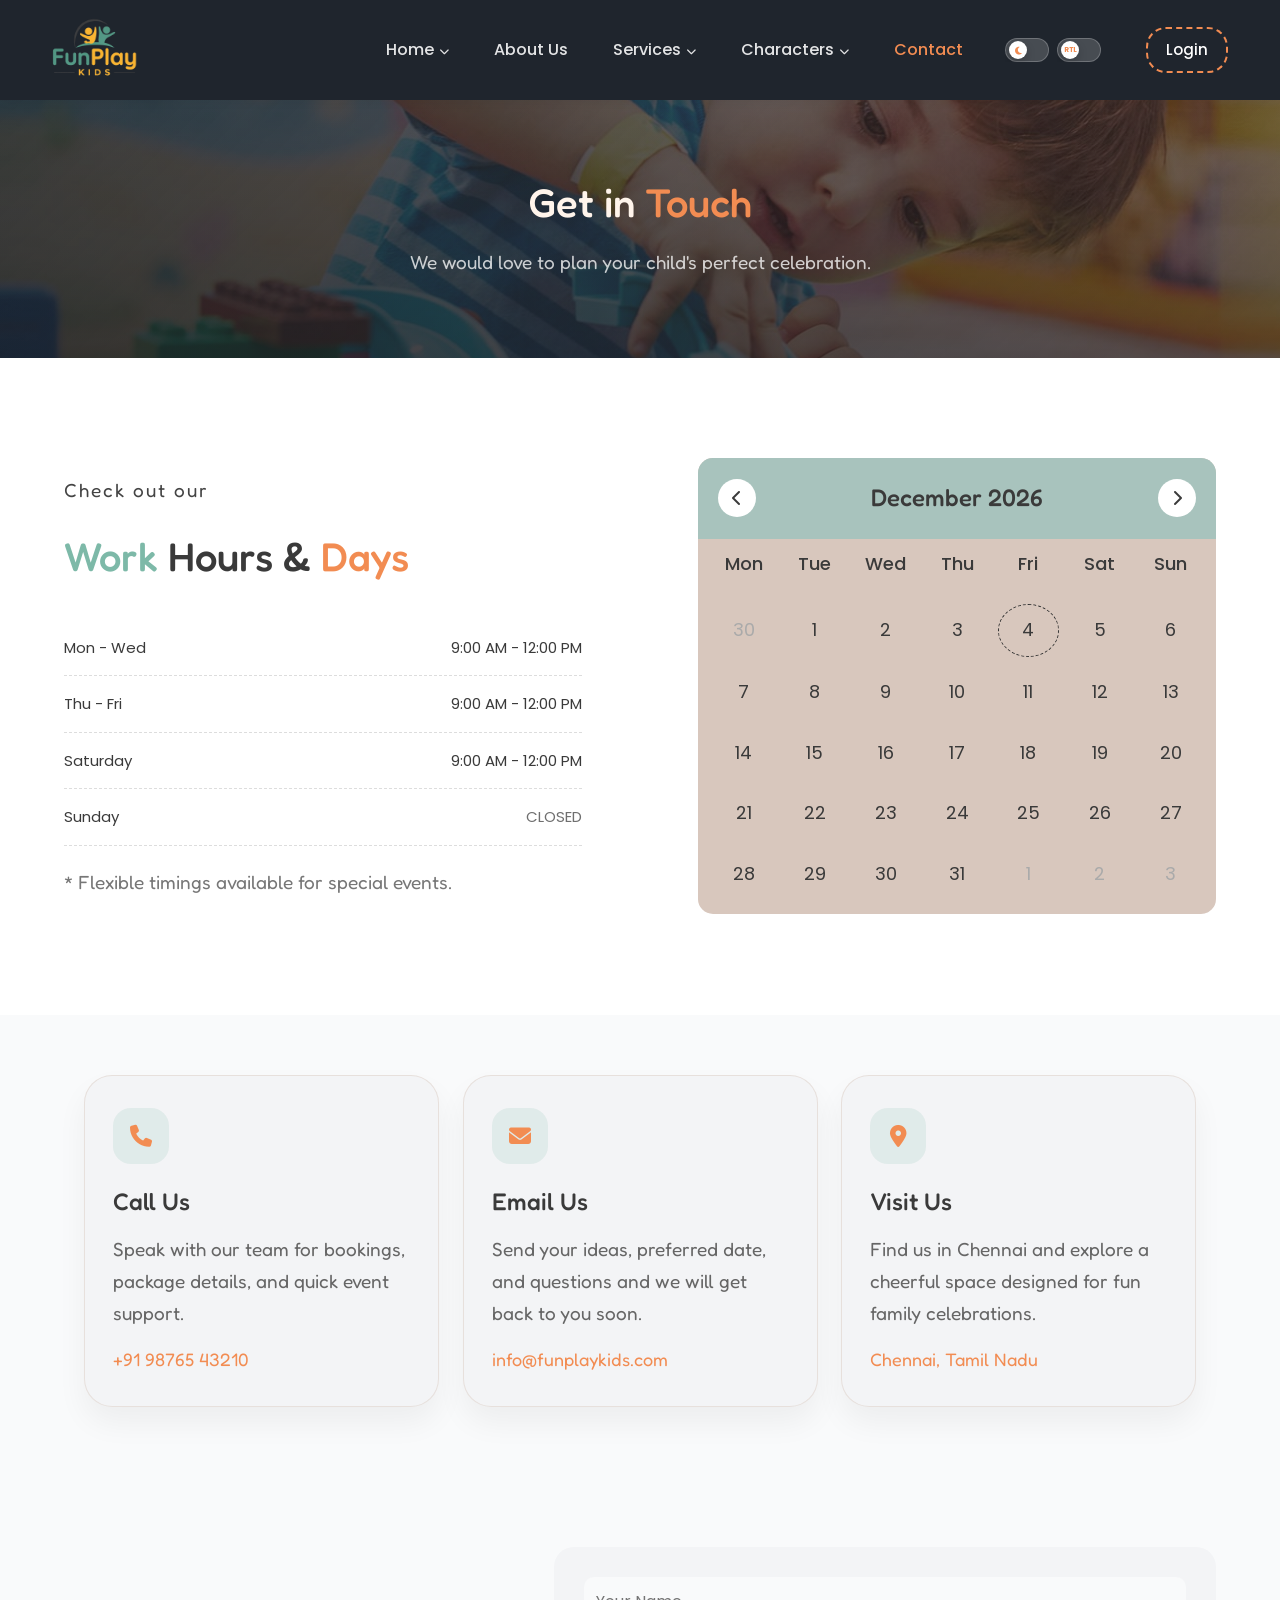
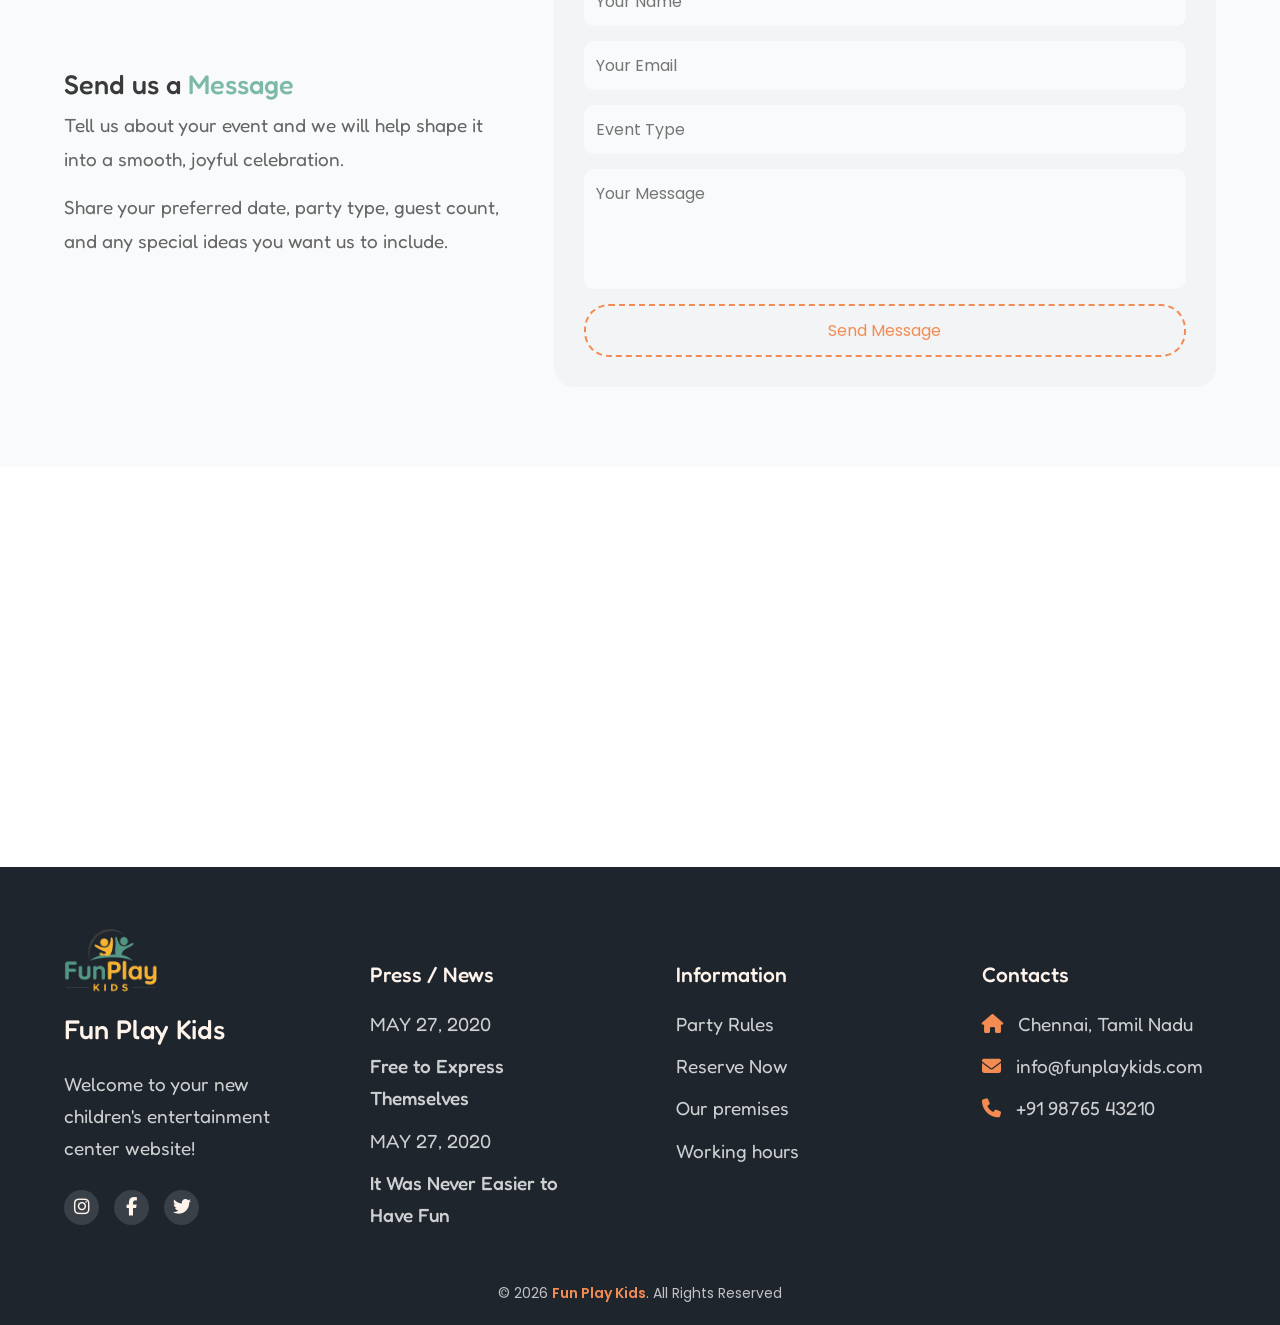
<file: contact.html>
<!DOCTYPE html>
<html lang="en">

<head>

    <meta charset="UTF-8">
    <meta name="viewport" content="width=device-width, initial-scale=1.0">

    <title>Fun Play Kids</title>

    <link rel="icon" href="images/logo.png">

    <link href="https://fonts.googleapis.com/css2?family=Poppins:wght@300;400;600;700&display=swap" rel="stylesheet">
    <link
        href="https://fonts.googleapis.com/css2?family=Fredoka:wght@400;500;600&family=Poppins:wght@300;400;600;700&display=swap"
        rel="stylesheet">
    <link rel="stylesheet" href="https://cdnjs.cloudflare.com/ajax/libs/font-awesome/6.5.0/css/all.min.css">
    <link rel="stylesheet" href="css/style.css">
</head>

<body>

    <!-- HEADER -->

    <header class="header">

        <div class="nav">

            <div class="logo">
                <a href="index.html">
                    <img src="images/logo.png" alt="Fun Play Kids Logo">
                </a>
            </div>

            <div class="menu-toggle">
                <i class="fas fa-bars"></i>
            </div>

            <ul class="menu">
                <li class="dropdown">Home<i class="fas fa-chevron-down"></i>

                    <ul class="submenu">
                        <li><a href="index.html">Home 1</a></li>
                        <li><a href="home2.html">Home 2</a></li>
                    </ul>
                </li>

                <li><a href="about.html">About Us</a></li>

                <li class="dropdown">Services<i class="fas fa-chevron-down"></i>

                    <ul class="submenu">
                        <li><a href="birthday.html">Birthday Party</a></li>
                        <li><a href="magic.html">Magic Show</a></li>
                        <li><a href="face-painting.html">Face Painting</a></li>
                        <li><a href="pricing.html">Pricing</a></li>
                    </ul>
                </li>

                <li class="dropdown">Characters<i class="fas fa-chevron-down"></i>

                    <ul class="submenu">
                        <li><a href="superheroes.html">Superheroes</a></li>
                        <li><a href="princesses.html">Princesses</a></li>
                        <li><a href="cartoons.html">Cartoons</a></li>
                    </ul>
                </li>

                <li><a href="contact.html">Contact</a></li>

                <div class="header-actions">
                    <button type="button" class="mode-toggle" id="theme-toggle" aria-label="Toggle dark mode">
                        <span class="toggle-track">
                            <span class="toggle-thumb"><i class="fas fa-moon"></i></span>
                        </span>
                    </button>

                    <button type="button" class="mode-toggle rtl-toggle" id="rtl-toggle" aria-label="Toggle RTL mode">
                        <span class="toggle-track">
                            <span class="toggle-thumb rtl-thumb">RTL</span>
                        </span>
                    </button>
                </div>

                <a href="login.html" class="login-btn mobile-login">Login</a>

            </ul>

        </div>
    </header>

    <section class="contact-hero">
        <div class="container">
            <h2>Get in <span class="orange">Touch</span></h2>
            <p>We would love to plan your child's perfect celebration.</p>
        </div>
    </section>


    <section class="work-section">
        <div class="container work-wrapper">

            <!-- LEFT SIDE -->
            <div class="work-left">
                <p class="section-sub">Check out our</p>
                <h2>
                    <span class="green">Work</span> Hours &
                    <span class="orange">Days</span>
                </h2>

                <div class="work-list">

                    <div class="work-item">
                        <span>Mon - Wed</span>
                        <span>9:00 AM - 12:00 PM</span>
                    </div>

                    <div class="work-item">
                        <span>Thu - Fri</span>
                        <span>9:00 AM - 12:00 PM</span>
                    </div>

                    <div class="work-item">
                        <span>Saturday</span>
                        <span>9:00 AM - 12:00 PM</span>
                    </div>

                    <div class="work-item">
                        <span>Sunday</span>
                        <span class="closed">CLOSED</span>
                    </div>

                </div>

                <p class="work-note">
                    * Flexible timings available for special events.
                </p>
            </div>


            <!-- RIGHT SIDE -->
            <div class="calendar-box">

                <div class="calendar-header">
                    <button type="button" class="calendar-nav-btn" id="calendar-prev" aria-label="Previous month">
                        <i class="fas fa-chevron-left"></i>
                    </button>
                    <h3 id="calendar-month">April 2026</h3>
                    <button type="button" class="calendar-nav-btn" id="calendar-next" aria-label="Next month">
                        <i class="fas fa-chevron-right"></i>
                    </button>
                </div>

                <div class="calendar-days">
                    <span>Mon</span>
                    <span>Tue</span>
                    <span>Wed</span>
                    <span>Thu</span>
                    <span>Fri</span>
                    <span>Sat</span>
                    <span>Sun</span>
                </div>

                <div class="calendar-dates" id="calendar-dates"></div>

            </div>

        </div>
    </section>

    <section class="contact-info">
        <div class="container info-wrapper">

            <div class="info-card">
                <div class="info-card-icon"><i class="fas fa-phone"></i></div>
                <h3>Call Us</h3>
                <p>Speak with our team for bookings, package details, and quick event support.</p>
                <span>+91 98765 43210</span>
            </div>

            <div class="info-card">
                <div class="info-card-icon"><i class="fas fa-envelope"></i></div>
                <h3>Email Us</h3>
                <p>Send your ideas, preferred date, and questions and we will get back to you soon.</p>
                <span>info@funplaykids.com</span>
            </div>

            <div class="info-card">
                <div class="info-card-icon"><i class="fas fa-map-marker-alt"></i></div>
                <h3>Visit Us</h3>
                <p>Find us in Chennai and explore a cheerful space designed for fun family celebrations.</p>
                <span>Chennai, Tamil Nadu</span>
            </div>

        </div>
    </section>


    <section class="contact-form">
        <div class="container form-wrapper">

            <!-- LEFT -->
            <div class="form-text">
                <h2>Send us a <span class="green">Message</span></h2>
                <p>Tell us about your event and we will help shape it into a smooth, joyful celebration.</p>
                <p>Share your preferred date, party type, guest count, and any special ideas you want us to include.</p>
            </div>

            <!-- RIGHT -->
            <form class="form-box">
                <input type="text" placeholder="Your Name" required>
                <input type="email" placeholder="Your Email" required>
                <input type="text" placeholder="Event Type">

                <textarea placeholder="Your Message"></textarea>

                <button type="submit">Send Message</button>
            </form>

        </div>
    </section>

    <section class="map">
        <iframe src="https://www.google.com/maps?q=Chennai,+Tamil+Nadu&z=12&output=embed" loading="lazy"
            referrerpolicy="no-referrer-when-downgrade" allowfullscreen>
        </iframe>
    </section>



    <!-- FOOTER -->

    <footer class="footer">
        <div class="container footer-container">
            <div class="footer-col">
                <a href="index.html"><img src="images/logo.png" alt="logo" class="footer-logo"></a>
                <h2>Fun Play Kids</h2>
                <p>Welcome to your new children's entertainment center website!
                </p>
                <div class="socials">
                    <i class="fab fa-instagram"></i>
                    <i class="fab fa-facebook-f"></i>
                    <i class="fab fa-twitter"></i>
                </div>
            </div>

            <div class="footer-col">
                <h3>Press / News</h3>

                <p class="date">MAY 27, 2020</p>
                <p><strong>Free to Express Themselves</strong></p>

                <p class="date">MAY 27, 2020</p>
                <p><strong>It Was Never Easier to Have Fun</strong></p>
            </div>

            <div class="footer-col">
                <h3>Information</h3>
                <p>Party Rules</p>
                <p>Reserve Now</p>
                <p>Our premises</p>
                <p>Working hours</p>
            </div>

            <div class="footer-col">
                <h3>Contacts</h3>
                <p><i class="fas fa-home"></i> Chennai, Tamil Nadu</p>
                <p><i class="fas fa-envelope"></i> info@funplaykids.com</p>
                <p><i class="fas fa-phone"></i> +91 98765 43210</p>
            </div>

        </div>

        <div class="footer-bottom">
            © 2026 <span>Fun Play Kids</span>. All Rights Reserved
        </div>
    </footer>

    <button id="scrollTopBtn">
        <i class="fas fa-arrow-up"></i>
    </button>

    <script src="js/main.js"></script>
</body>

</html>
</file>
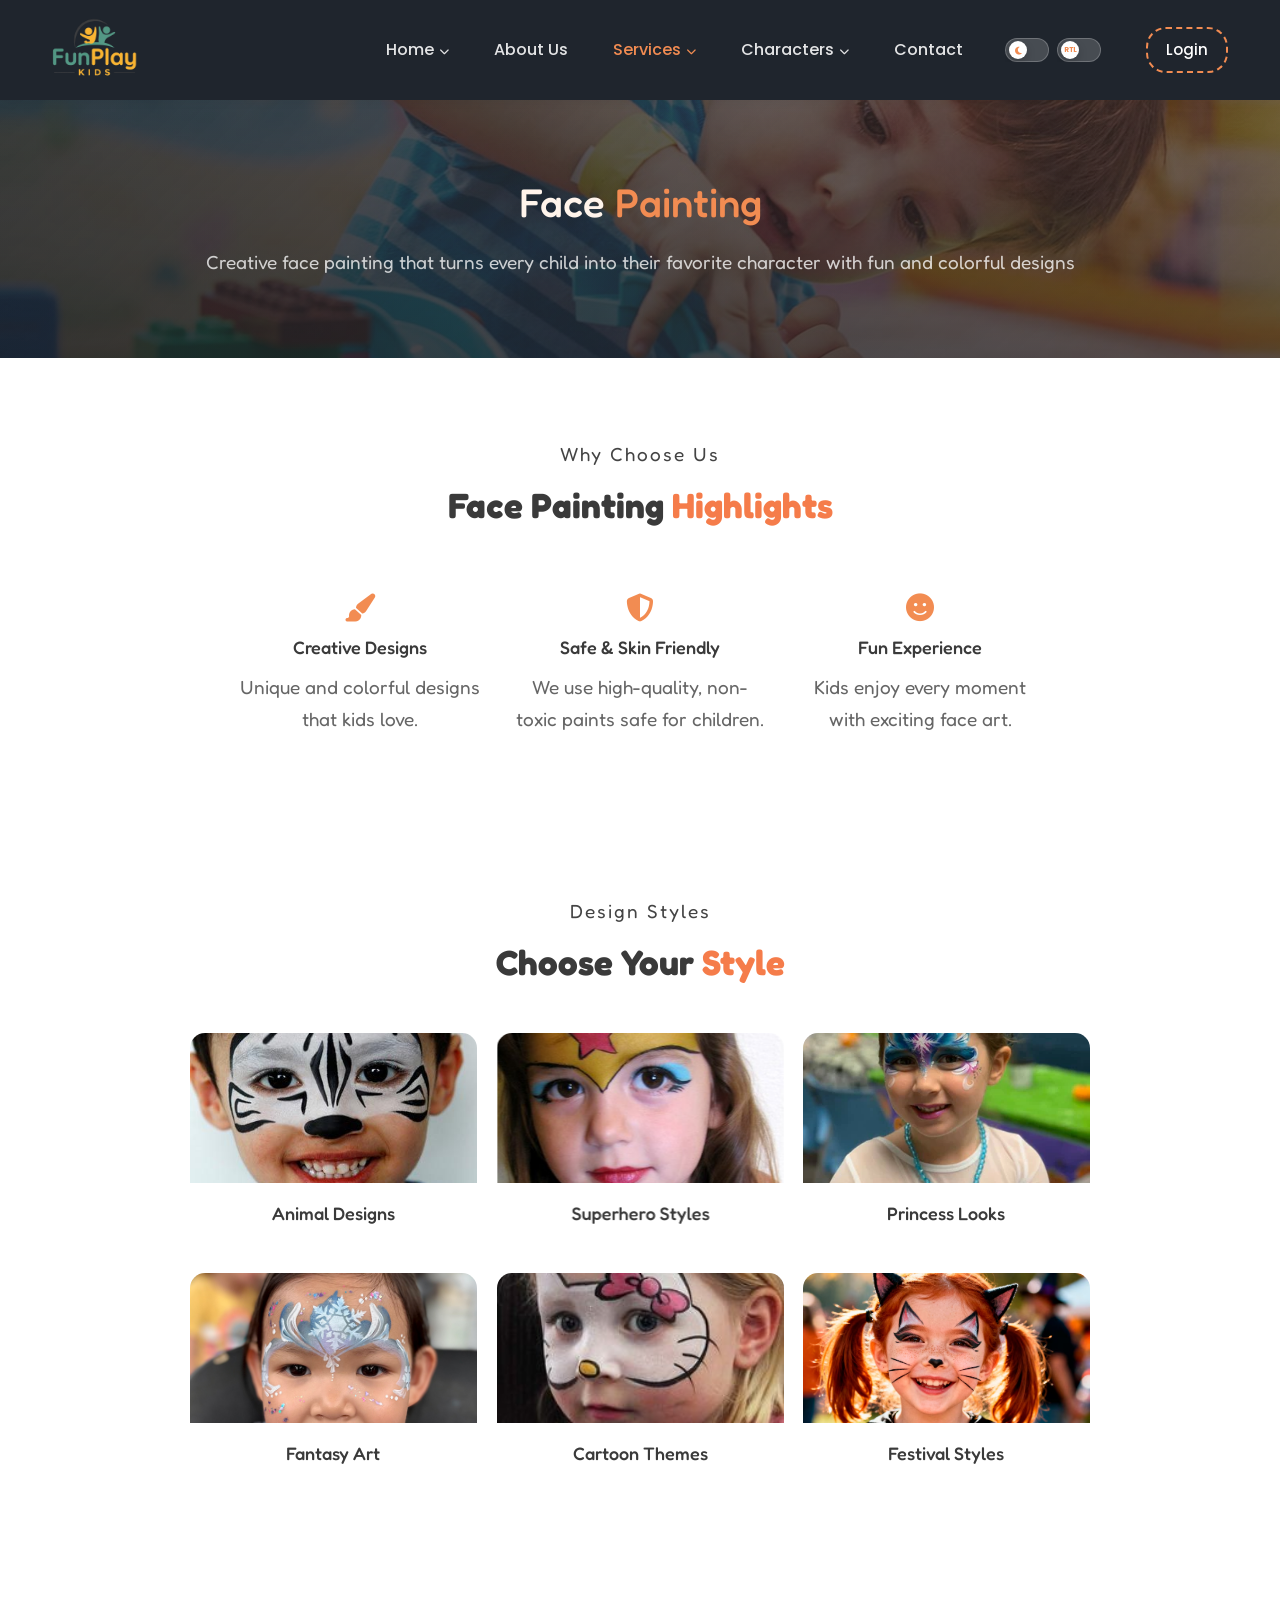
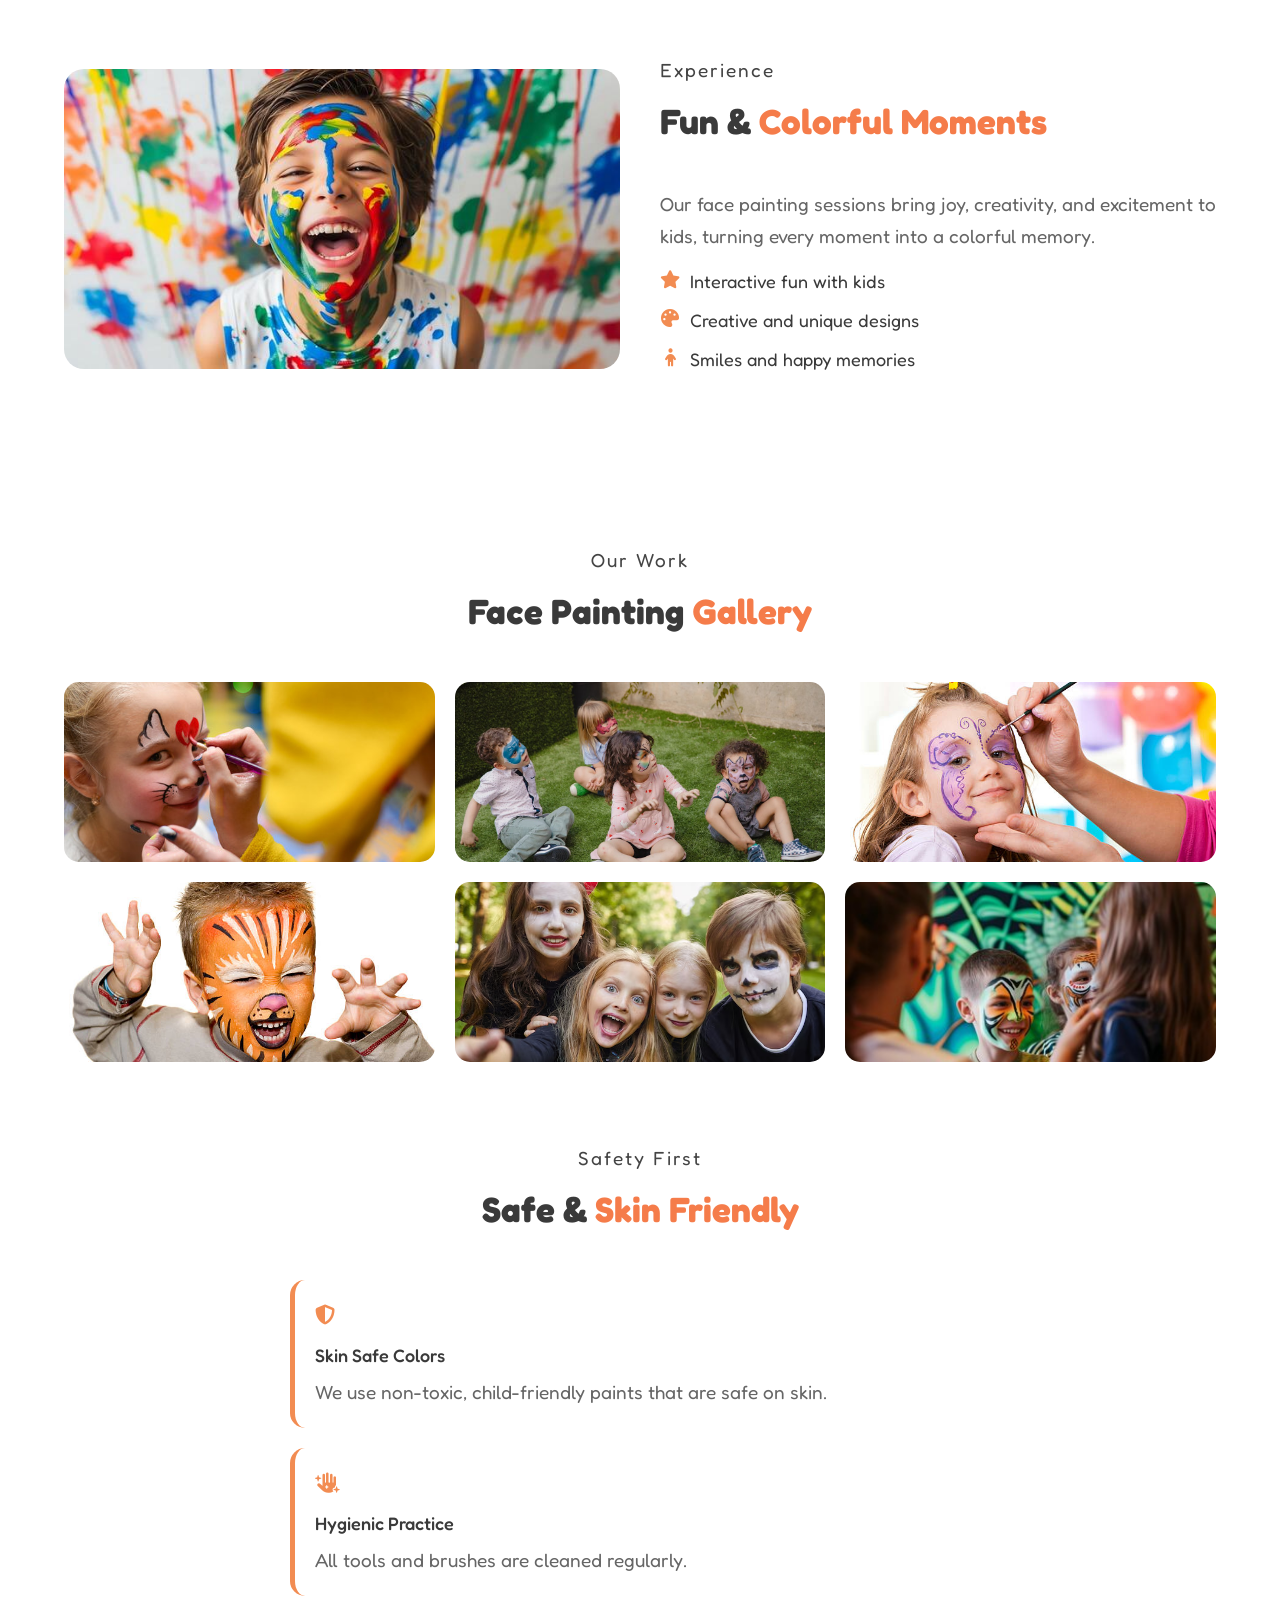
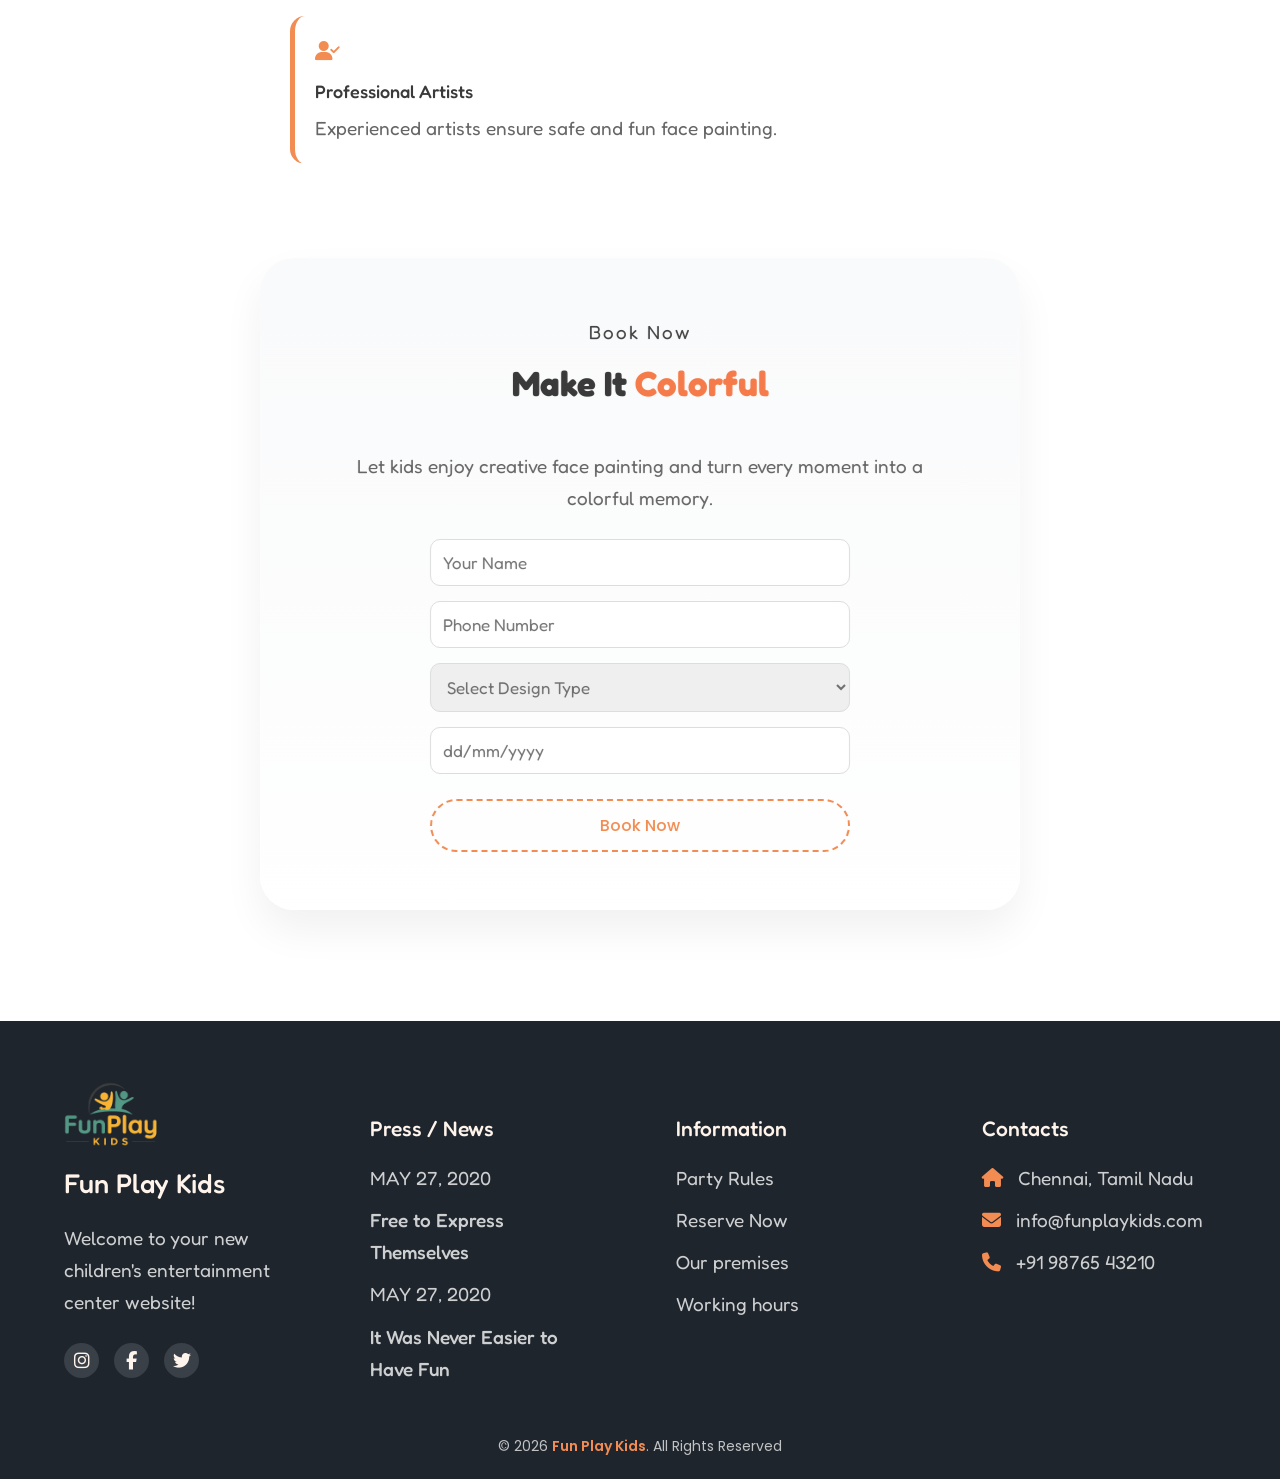
<file: face-painting.html>
<!DOCTYPE html>
<html lang="en">

<head>

    <meta charset="UTF-8">
    <meta name="viewport" content="width=device-width, initial-scale=1.0">

    <title>Fun Play Kids</title>

    <link rel="icon" href="images/logo.png">

    <link href="https://fonts.googleapis.com/css2?family=Poppins:wght@300;400;600;700&display=swap" rel="stylesheet">
    <link
        href="https://fonts.googleapis.com/css2?family=Fredoka:wght@400;500;600&family=Poppins:wght@300;400;600;700&display=swap"
        rel="stylesheet">
    <link rel="stylesheet" href="https://cdnjs.cloudflare.com/ajax/libs/font-awesome/6.5.0/css/all.min.css">
    <link rel="stylesheet" href="css/style.css">
</head>

<body>

    <!-- HEADER -->

    <header class="header">

        <div class="nav">

            <div class="logo">
                <a href="index.html">
                    <img src="images/logo.png" alt="Fun Play Kids Logo">
                </a>
            </div>

            <div class="menu-toggle">
                <i class="fas fa-bars"></i>
            </div>

            <ul class="menu">
                <li class="dropdown">Home<i class="fas fa-chevron-down"></i>

                    <ul class="submenu">
                        <li><a href="index.html">Home 1</a></li>
                        <li><a href="home2.html">Home 2</a></li>
                    </ul>
                </li>

                <li><a href="about.html">About Us</a></li>

                <li class="dropdown">Services<i class="fas fa-chevron-down"></i>

                    <ul class="submenu">
                        <li><a href="birthday.html">Birthday Party</a></li>
                        <li><a href="magic.html">Magic Show</a></li>
                        <li><a href="face-painting.html">Face Painting</a></li>
                        <li><a href="pricing.html">Pricing</a></li>
                    </ul>
                </li>

                <li class="dropdown">Characters<i class="fas fa-chevron-down"></i>

                    <ul class="submenu">
                        <li><a href="superheroes.html">Superheroes</a></li>
                        <li><a href="princesses.html">Princesses</a></li>
                        <li><a href="cartoons.html">Cartoons</a></li>
                    </ul>
                </li>

                <li><a href="contact.html">Contact</a></li>

                <div class="header-actions">
                    <button type="button" class="mode-toggle" id="theme-toggle" aria-label="Toggle dark mode">
                        <span class="toggle-track">
                            <span class="toggle-thumb"><i class="fas fa-moon"></i></span>
                        </span>
                    </button>

                    <button type="button" class="mode-toggle rtl-toggle" id="rtl-toggle" aria-label="Toggle RTL mode">
                        <span class="toggle-track">
                            <span class="toggle-thumb rtl-thumb">RTL</span>
                        </span>
                    </button>
                </div>

                <a href="login.html" class="login-btn mobile-login">Login</a>

            </ul>

        </div>
    </header>



    <section class="contact-hero">
        <div class="container">

            <h2>
                Face <span class="orange">Painting</span>
            </h2>

            <p>Creative face painting that turns every child into their favorite character with fun and colorful designs
            </p>

        </div>
    </section>


    <section class="fp-highlights">
        <div class="container">

            <p class="section-sub">Why Choose Us</p>

            <h2 class="section-title center">
                Face Painting <span class="highlight">Highlights</span>
            </h2>

            <div class="fp-highlight-row">

                <div class="fp-highlight-item">
                    <i class="fas fa-paint-brush"></i>
                    <h4>Creative Designs</h4>
                    <p>Unique and colorful designs that kids love.</p>
                </div>

                <div class="fp-highlight-item">
                    <i class="fas fa-shield-alt"></i>
                    <h4>Safe & Skin Friendly</h4>
                    <p>We use high-quality, non-toxic paints safe for children.</p>
                </div>

                <div class="fp-highlight-item">
                    <i class="fas fa-smile"></i>
                    <h4>Fun Experience</h4>
                    <p>Kids enjoy every moment with exciting face art.</p>
                </div>

            </div>

        </div>
    </section>

    <section class="fp-styles">
        <div class="container">

            <p class="section-sub">Design Styles</p>

            <h2 class="section-title center">
                Choose Your <span class="highlight">Style</span>
            </h2>

            <div class="fp-grid">

                <div class="fp-style-box">
                    <img src="images/fp1.jpg" alt="">
                    <h4>Animal Designs</h4>
                </div>

                <div class="fp-style-box">
                    <img src="images/fp2.jpg" alt="">
                    <h4>Superhero Styles</h4>
                </div>

                <div class="fp-style-box">
                    <img src="images/fp3.jpg" alt="">
                    <h4>Princess Looks</h4>
                </div>

                <div class="fp-style-box">
                    <img src="images/fp4.jpg" alt="">
                    <h4>Fantasy Art</h4>
                </div>

                <div class="fp-style-box">
                    <img src="images/fp5.jpg" alt="">
                    <h4>Cartoon Themes</h4>
                </div>

                <div class="fp-style-box">
                    <img src="images/fp7.jpg" alt="">
                    <h4>Festival Styles</h4>
                </div>

            </div>

        </div>
    </section>

    <section class="fp-experience">
        <div class="container fp-exp-wrapper">

            <!-- LEFT IMAGE -->
            <div class="fp-exp-img">
                <img src="images/fp-exp.jpg" alt="">
            </div>

            <!-- RIGHT CONTENT -->
            <div class="fp-exp-content">

                <p class="section-sub">Experience</p>

                <h2 class="section-title">
                    Fun & <span class="highlight">Colorful Moments</span>
                </h2>

                <p class="fp-exp-text">
                    Our face painting sessions bring joy, creativity, and excitement to kids,
                    turning every moment into a colorful memory.
                </p>

                <ul class="fp-exp-list">
                    <li><i class="fas fa-star"></i> Interactive fun with kids</li>
                    <li><i class="fas fa-palette"></i> Creative and unique designs</li>
                    <li><i class="fas fa-child"></i> Smiles and happy memories</li>
                </ul>

            </div>

        </div>
    </section>

    <section class="fp-gallery">
        <div class="container">

            <p class="section-sub">Our Work</p>

            <h2 class="section-title center">
                Face Painting <span class="highlight">Gallery</span>
            </h2>

            <div class="fp-gallery-grid">

                <div class="fp-img">
                    <img src="images/fp8.jpg" alt="">
                </div>

                <div class="fp-img">
                    <img src="images/fp9.jpg" alt="">
                </div>

                <div class="fp-img">
                    <img src="images/fp10.jpg" alt="">
                </div>

                <div class="fp-img">
                    <img src="images/fp11.jpg" alt="">
                </div>

                <div class="fp-img">
                    <img src="images/fp12.jpg" alt="">
                </div>

                <div class="fp-img">
                    <img src="images/fp13.jpg" alt="">
                </div>

            </div>

        </div>
    </section>

    <section class="fp-safety">
        <div class="container">

            <p class="section-sub">Safety First</p>

            <h2 class="section-title center">
                Safe & <span class="highlight">Skin Friendly</span>
            </h2>

            <div class="fp-safe-list">

                <div class="fp-safe-row">
                    <i class="fas fa-shield-alt"></i>
                    <div>
                        <h4>Skin Safe Colors</h4>
                        <p>We use non-toxic, child-friendly paints that are safe on skin.</p>
                    </div>
                </div>

                <div class="fp-safe-row">
                    <i class="fas fa-hand-sparkles"></i>
                    <div>
                        <h4>Hygienic Practice</h4>
                        <p>All tools and brushes are cleaned regularly.</p>
                    </div>
                </div>

                <div class="fp-safe-row">
                    <i class="fas fa-user-check"></i>
                    <div>
                        <h4>Professional Artists</h4>
                        <p>Experienced artists ensure safe and fun face painting.</p>
                    </div>
                </div>

            </div>

        </div>
    </section>

    <section class="fp-cta">
        <div class="container fp-cta-box">

            <p class="section-sub">Book Now</p>

            <h2 class="section-title">
                Make It <span class="highlight">Colorful </span>
            </h2>

            <p class="fp-cta-text">
                Let kids enjoy creative face painting and turn every moment into a colorful memory.
            </p>

            <form class="fp-form">

                <input type="text" placeholder="Your Name" required>
                <input type="tel" placeholder="Phone Number" required>

                <select required>
                    <option value="">Select Design Type</option>
                    <option>Animal Designs</option>
                    <option>Superhero Styles</option>
                    <option>Princess Looks</option>
                    <option>Fantasy Art</option>
                </select>

                <input type="date" required>

                <button type="submit" class="cta-btn">
                    Book Now
                </button>

            </form>

        </div>
    </section>




    <!-- FOOTER -->

    <footer class="footer">
        <div class="container footer-container">
            <div class="footer-col">
                <a href="index.html"><img src="images/logo.png" alt="logo" class="footer-logo"></a>
                <h2>Fun Play Kids</h2>
                <p>Welcome to your new children's entertainment center website!
                </p>
                <div class="socials">
                    <i class="fab fa-instagram"></i>
                    <i class="fab fa-facebook-f"></i>
                    <i class="fab fa-twitter"></i>
                </div>
            </div>

            <div class="footer-col">
                <h3>Press / News</h3>

                <p class="date">MAY 27, 2020</p>
                <p><strong>Free to Express Themselves</strong></p>

                <p class="date">MAY 27, 2020</p>
                <p><strong>It Was Never Easier to Have Fun</strong></p>
            </div>

            <div class="footer-col">
                <h3>Information</h3>
                <p>Party Rules</p>
                <p>Reserve Now</p>
                <p>Our premises</p>
                <p>Working hours</p>
            </div>

            <div class="footer-col">
                <h3>Contacts</h3>
                <p><i class="fas fa-home"></i> Chennai, Tamil Nadu</p>
                <p><i class="fas fa-envelope"></i> info@funplaykids.com</p>
                <p><i class="fas fa-phone"></i> +91 98765 43210</p>
            </div>

        </div>

        <div class="footer-bottom">
            © 2026 <span>Fun Play Kids</span>. All Rights Reserved
        </div>
    </footer>

    <button id="scrollTopBtn">
        <i class="fas fa-arrow-up"></i>
    </button>

    <script src="js/main.js"></script>
    <script src="js/services.js"></script>


</body>

</html>
</file>
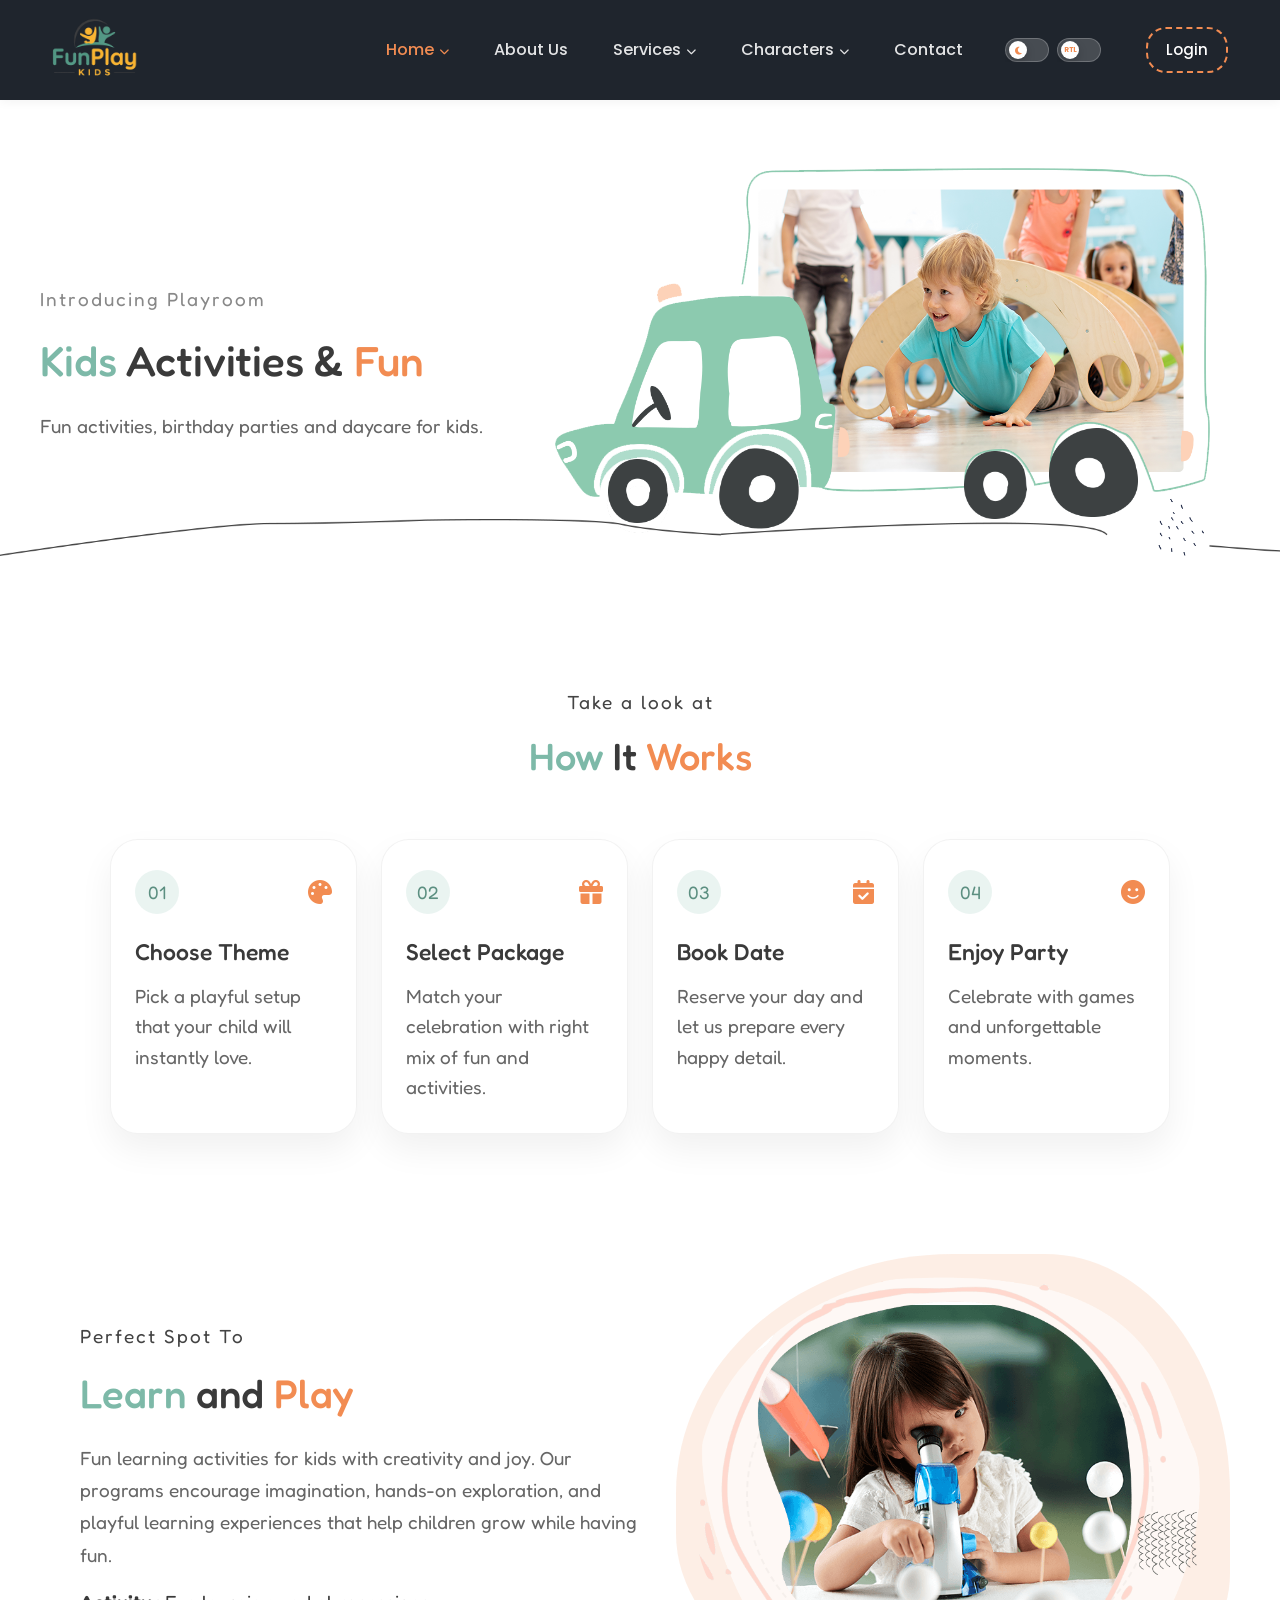
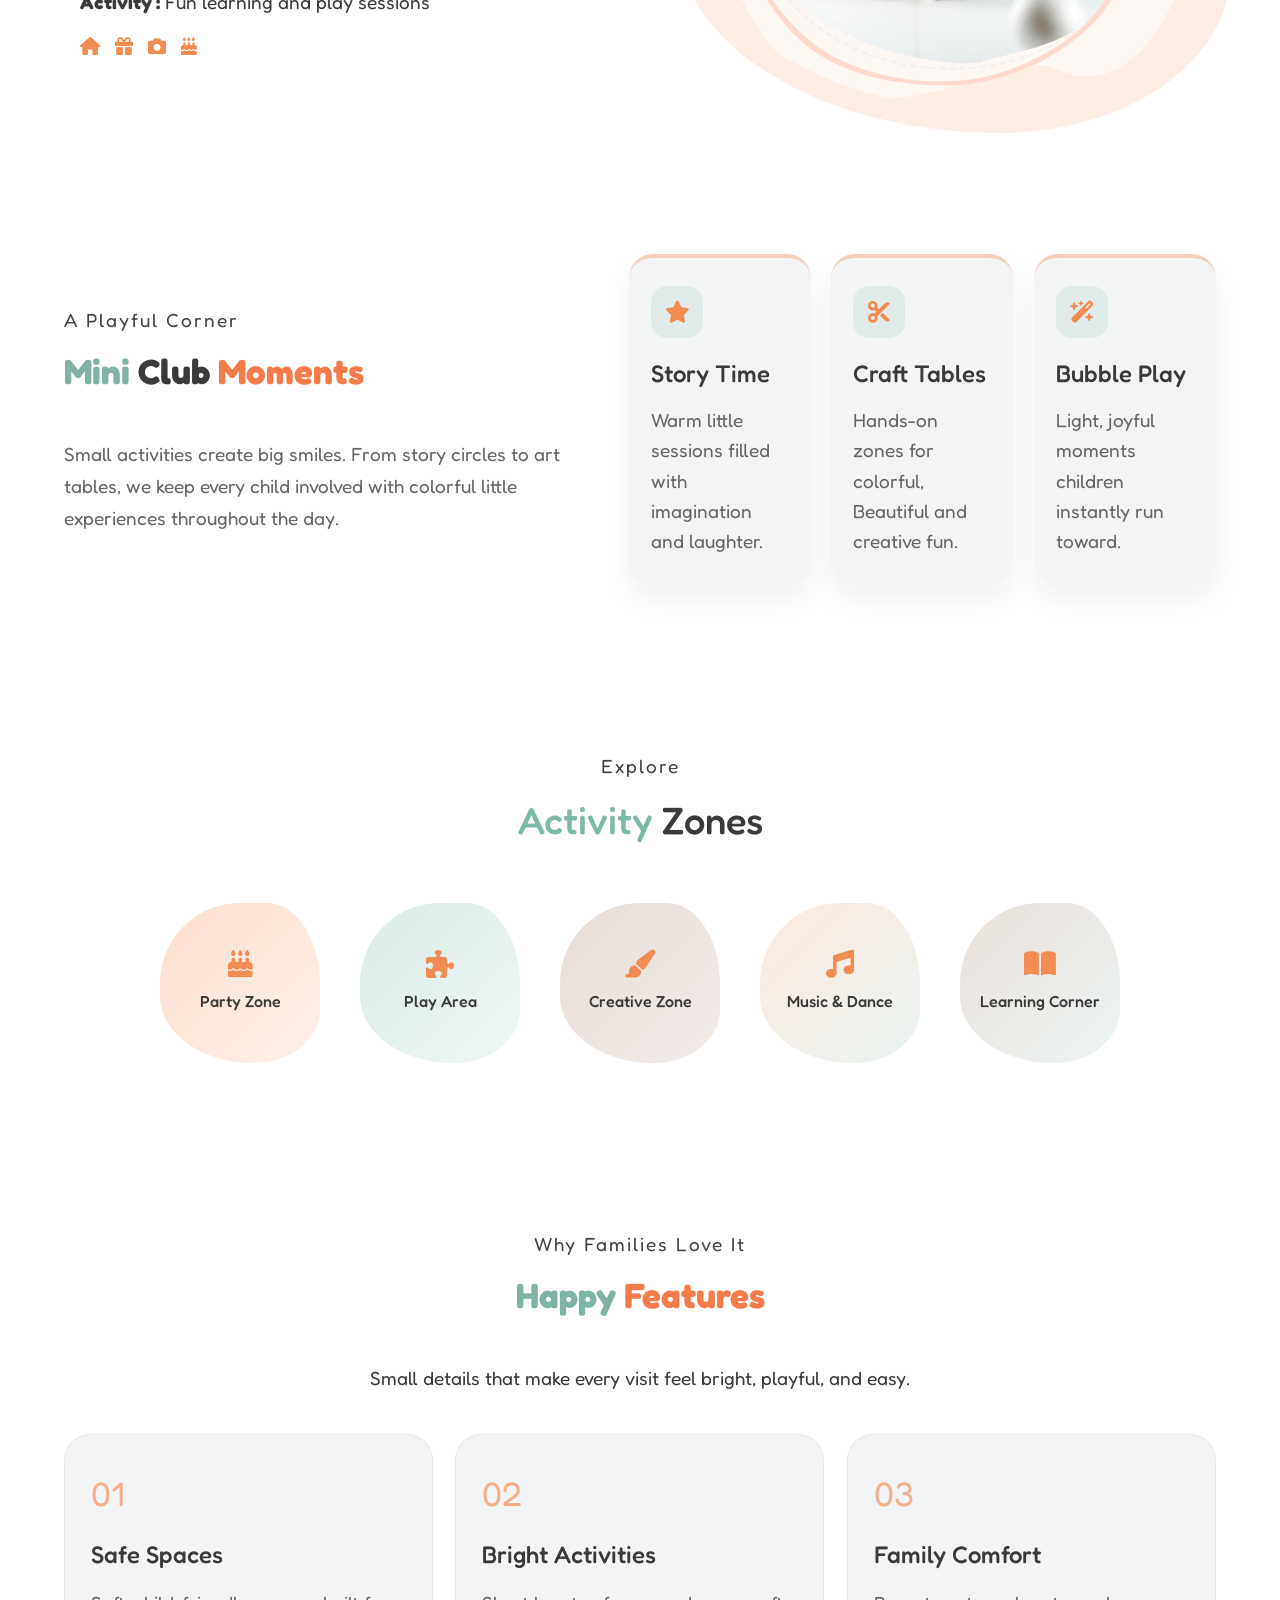
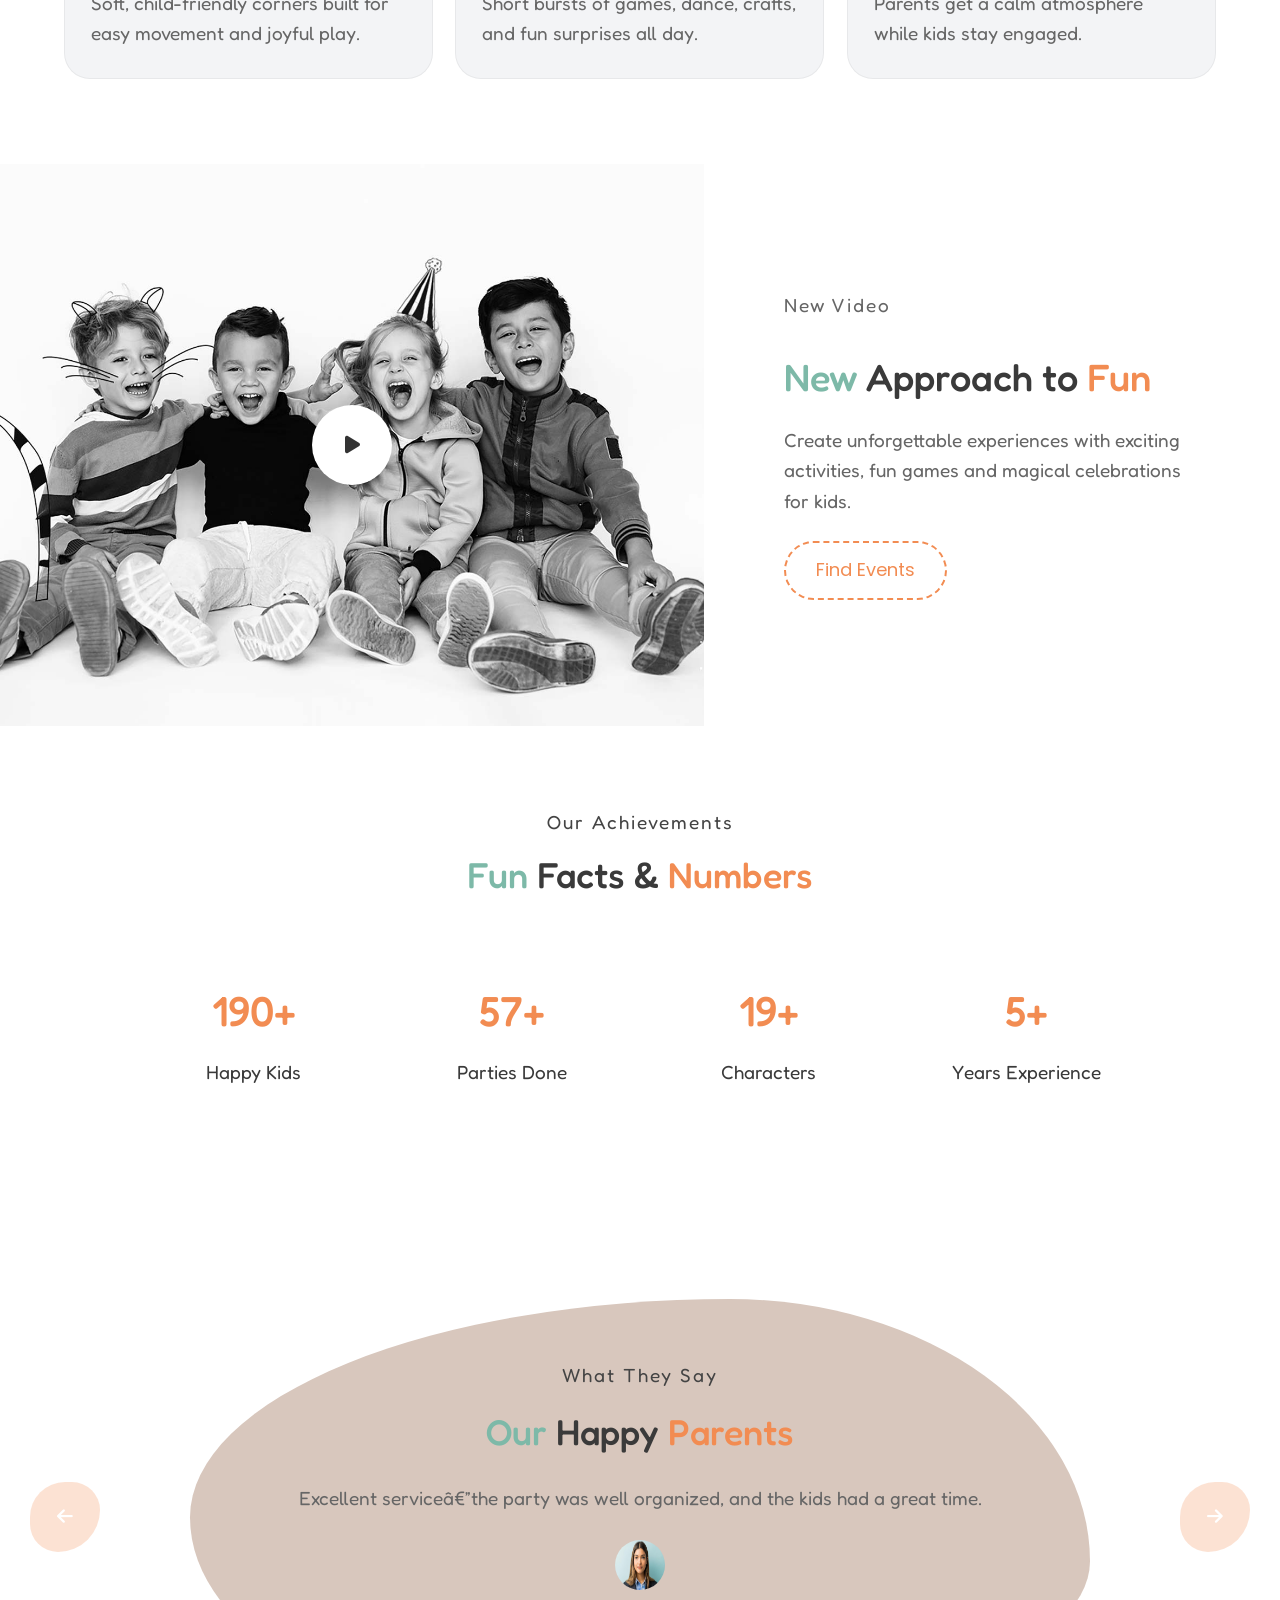
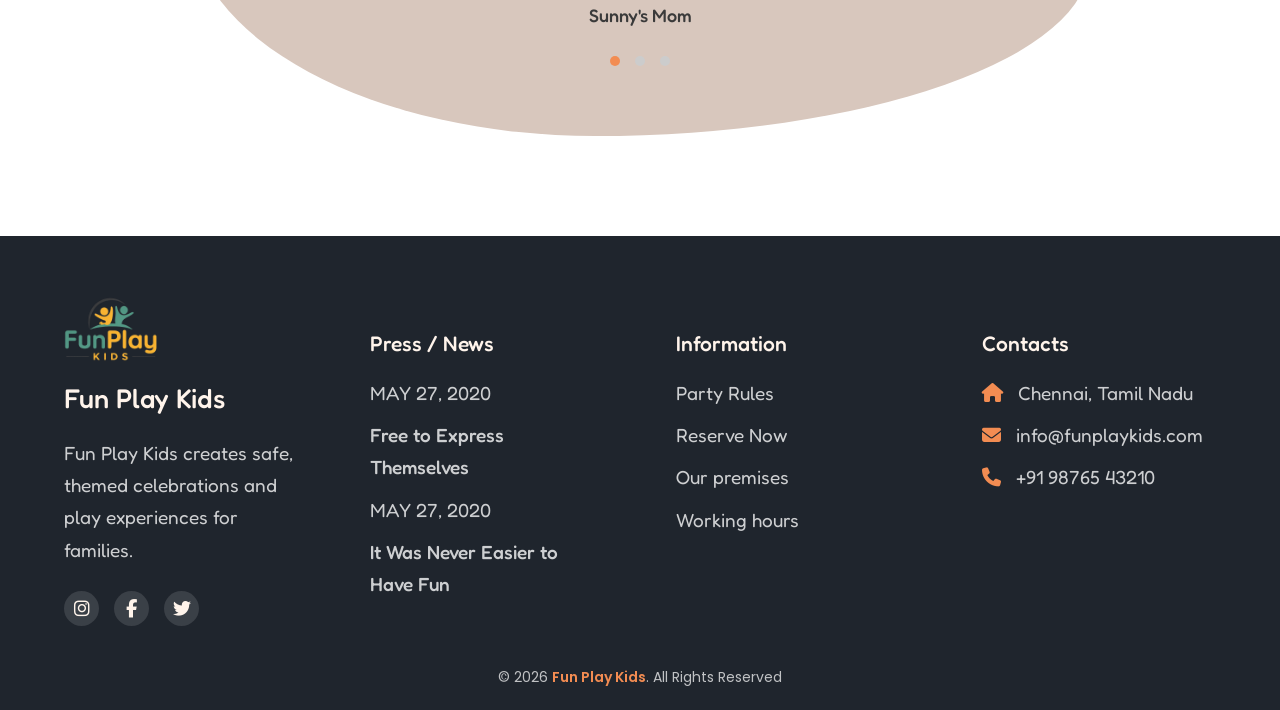
<file: home2.html>
<!DOCTYPE html>
<html lang="en">

<head>

    <meta charset="UTF-8">
    <meta name="viewport" content="width=device-width, initial-scale=1.0">

    <title>Fun Play Kids</title>

    <link rel="icon" href="images/logo.png">

    <link href="https://fonts.googleapis.com/css2?family=Poppins:wght@300;400;600;700&display=swap" rel="stylesheet">
    <link
        href="https://fonts.googleapis.com/css2?family=Fredoka:wght@400;500;600&family=Poppins:wght@300;400;600;700&display=swap"
        rel="stylesheet">
    <link rel="stylesheet" href="https://cdnjs.cloudflare.com/ajax/libs/font-awesome/6.5.0/css/all.min.css">
    <link rel="stylesheet" href="css/style.css">
</head>

<body>

    <!-- HEADER -->

    <header class="header">

        <div class="nav">

            <div class="logo">
                <a href="index.html">
                    <img src="images/logo.png" alt="Fun Play Kids Logo">
                </a>
            </div>

            <div class="menu-toggle">
                <i class="fas fa-bars"></i>
            </div>

            <ul class="menu">
                <li class="dropdown">Home<i class="fas fa-chevron-down"></i>

                    <ul class="submenu">
                        <li><a href="index.html">Home 1</a></li>
                        <li><a href="home2.html">Home 2</a></li>
                    </ul>
                </li>

                <li><a href="about.html">About Us</a></li>

                <li class="dropdown">Services<i class="fas fa-chevron-down"></i>

                    <ul class="submenu">
                        <li><a href="birthday.html">Birthday Party</a></li>
                        <li><a href="magic.html">Magic Show</a></li>
                        <li><a href="face-painting.html">Face Painting</a></li>
                        <li><a href="pricing.html">Pricing</a></li>
                    </ul>
                </li>

                <li class="dropdown">Characters<i class="fas fa-chevron-down"></i>

                    <ul class="submenu">
                        <li><a href="superheroes.html">Superheroes</a></li>
                        <li><a href="princesses.html">Princesses</a></li>
                        <li><a href="cartoons.html">Cartoons</a></li>
                    </ul>
                </li>

                <li><a href="contact.html">Contact</a></li>

                <div class="header-actions">
                    <button type="button" class="mode-toggle" id="theme-toggle" aria-label="Toggle dark mode">
                        <span class="toggle-track">
                            <span class="toggle-thumb"><i class="fas fa-moon"></i></span>
                        </span>
                    </button>

                    <button type="button" class="mode-toggle rtl-toggle" id="rtl-toggle" aria-label="Toggle RTL mode">
                        <span class="toggle-track">
                            <span class="toggle-thumb rtl-thumb">RTL</span>
                        </span>
                    </button>
                </div>

                <a href="login.html" class="login-btn mobile-login">Login</a>

            </ul>

        </div>
    </header>

    <!-- HERO SECTION 2 -->
    <section class="hero2">

        <div class="hero2-container">

            <!-- LEFT CONTENT -->
            <div class="hero2-content">
                <p class="hero2-sub">Introducing Playroom</p>

                <h2>
                    <span class="green">Kids</span> Activities &
                    <span class="orange">Fun</span>
                </h2>

                <p class="hero2-text">
                    Fun activities, birthday parties and daycare for kids.
                </p>
            </div>

            <!-- RIGHT VISUAL -->
            <div class="hero2-visual">
                <!-- CAR -->
                <img src="images/car.png" class="car">

                <!-- 4 WHEELS -->
                <img src="images/wheel1.png" class="wheel wheel1">
                <img src="images/wheel2.png" class="wheel wheel2">
                <img src="images/wheel3.png" class="wheel wheel3">
                <img src="images/wheel4.png" class="wheel wheel4">

            </div>

        </div>

        <!-- ROAD -->
        <img src="images/road.png" class="road">

    </section>

    <!-- HOW IT WORKS SECTION -->

    <section class="how">

        <div class="how-container">

            <!-- HEADING -->
            <p class="section-sub">Take a look at</p>
            <h2>
                <span class="green">How</span> It
                <span class="orange">Works</span>
            </h2>

            <!-- STEPS -->
            <div class="how-steps">

                <div class="step">
                    <div class="step-icon-wrap">
                        <span class="step-no">01</span>
                        <i class="fas fa-palette"></i>
                    </div>
                    <div class="step-copy">
                        <h3>Choose Theme</h3>
                        <p>Pick a playful setup that your child will instantly love.</p>
                    </div>
                </div>

                <div class="step">
                    <div class="step-icon-wrap">
                        <span class="step-no">02</span>
                        <i class="fas fa-gift"></i>
                    </div>
                    <div class="step-copy">
                        <h3>Select Package</h3>
                        <p>Match your celebration with right mix of fun and activities.</p>
                    </div>
                </div>

                <div class="step">
                    <div class="step-icon-wrap">
                        <span class="step-no">03</span>
                        <i class="fas fa-calendar-check"></i>
                    </div>
                    <div class="step-copy">
                        <h3>Book Date</h3>
                        <p>Reserve your day and let us prepare every happy detail.</p>
                    </div>
                </div>

                <div class="step">
                    <div class="step-icon-wrap">
                        <span class="step-no">04</span>
                        <i class="fas fa-face-smile"></i>
                    </div>
                    <div class="step-copy">
                        <h3>Enjoy Party</h3>
                        <p>Celebrate with games and unforgettable moments.</p>
                    </div>
                </div>

            </div>

        </div>

    </section>


    <!-- LEARN SECTION -->
    <section class="learn">

        <div class="learn-container">

            <!-- LEFT CONTENT -->
            <div class="learn-content">
                <p class="section-sub">Perfect Spot To</p>

                <h2>
                    <span class="green">Learn</span> and
                    <span class="orange">Play</span>
                </h2>

                <p class="learn-text">

                    Fun learning activities for kids with creativity and joy. Our programs encourage imagination,
                    hands-on exploration, and playful learning experiences that help children grow while having fun.

                </p>

                <p><strong>Activity :</strong> Fun learning and play sessions</p>

                <div class="learn-icons">
                    <i class="fas fa-home"></i>
                    <i class="fas fa-gift"></i>
                    <i class="fas fa-camera"></i>
                    <i class="fas fa-birthday-cake"></i>
                </div>
            </div>

            <!-- RIGHT IMAGE -->
            <div class="learn-image">
                <img src="images/kids2.jpg" alt="kids">
            </div>

        </div>

    </section>

    <!-- MINI CLUB SECTION -->

    <section class="mini-club">
        <div class="container mini-club-wrapper">
            <div class="mini-club-intro">
                <p class="section-sub">A Playful Corner</p>
                <h2 class="section-title">
                    <span class="light">Mini</span> Club <span class="highlight">Moments</span>
                </h2>
                <p class="mini-club-text">
                    Small activities create big smiles. From story circles to art tables, we keep every child involved
                    with colorful little experiences throughout the day.
                </p>
            </div>

            <div class="mini-club-grid">
                <div class="mini-card">
                    <i class="fas fa-star"></i>
                    <h3>Story Time</h3>
                    <p>Warm little sessions filled with imagination and laughter.</p>
                </div>
                <div class="mini-card">
                    <i class="fas fa-scissors"></i>
                    <h3>Craft Tables</h3>
                    <p>Hands-on zones for colorful, Beautiful and creative fun.</p>
                </div>
                <div class="mini-card">
                    <i class="fas fa-wand-magic-sparkles"></i>
                    <h3>Bubble Play</h3>
                    <p>Light, joyful moments children instantly run toward.</p>
                </div>
            </div>
        </div>
    </section>


    <!-- Zones section -->
    <section class="zones">

        <div class="zones-container">

            <!-- HEADING -->
            <p class="section-sub">Explore</p>
            <h2>
                <span class="green">Activity</span> Zones
            </h2>

            <!-- ZONES -->
            <div class="zones-wrapper">

                <div class="zone z1">
                    <i class="fas fa-birthday-cake"></i>
                    <h4>Party Zone</h4>
                </div>

                <div class="zone z2">
                    <i class="fas fa-puzzle-piece"></i>
                    <h4>Play Area</h4>
                </div>

                <div class="zone z3">
                    <i class="fas fa-paint-brush"></i>
                    <h4>Creative Zone</h4>
                </div>

                <div class="zone z4">
                    <i class="fas fa-music"></i>
                    <h4>Music & Dance</h4>
                </div>

                <div class="zone z5">
                    <i class="fas fa-book-open"></i>
                    <h4>Learning Corner</h4>
                </div>

            </div>

        </div>

    </section>

    <!-- Happy features section -->

    <section class="happy-features">
        <div class="container happy-features-wrapper">
            <div class="happy-features-heading">
                <p class="section-sub">Why Families Love It</p>
                <h2 class="section-title">
                    <span class="light">Happy</span> <span class="highlight">Features</span>
                </h2>
                <p>Small details that make every visit feel bright, playful, and easy.</p>
            </div>
            <div class="happy-feature">
                <span>01</span>
                <h3>Safe Spaces</h3>
                <p>Soft, child-friendly corners built for easy movement and joyful play.</p>
            </div>
            <div class="happy-feature">
                <span>02</span>
                <h3>Bright Activities</h3>
                <p>Short bursts of games, dance, crafts, and fun surprises all day.</p>
            </div>
            <div class="happy-feature">
                <span>03</span>
                <h3>Family Comfort</h3>
                <p>Parents get a calm atmosphere while kids stay engaged.</p>
            </div>
        </div>
    </section>

    <!-- Video section -->

    <section class="video2">

        <div class="video2-container">

            <!-- LEFT IMAGE -->
            <div class="video2-img">
                <img src="images/video.jpg" alt="kids">

                <a href="#" class="play-btn" onclick="openVideo()">
                    <i class="fas fa-play"></i>
                </a>
            </div>

            <!-- RIGHT CONTENT -->
            <div class="video2-content">
                <p class="section-sub">New Video</p>

                <h2>
                    <span class="green">New</span> Approach to
                    <span class="orange">Fun</span>
                </h2>

                <p>
                    Create unforgettable experiences with exciting activities,
                    fun games and magical celebrations for kids.
                </p>

                <a href="#" class="video2-btn">Find Events</a>
            </div>

        </div>

    </section>

    <!-- VIDEO POPUP -->
    <div class="video-popup" id="videoPopup">

        <span class="close" onclick="closeVideo()">×</span>

        <iframe id="videoFrame" src="https://player.vimeo.com/video/13993501" frameborder="0"
            allow="autoplay; fullscreen" allowfullscreen>
        </iframe>
    </div>

    <section class="funfacts">

        <p class="section-sub">Our Achievements</p>
        <h2>
            <span class="green">Fun</span> Facts &
            <span class="orange">Numbers</span>
        </h2>

        <div class="funfacts-container">

            <div class="fact">
                <h2 class="counter" data-target="500">0+</h2>
                <p>Happy Kids</p>
            </div>

            <div class="fact">
                <h2 class="counter" data-target="120">0+</h2>
                <p>Parties Done</p>
            </div>

            <div class="fact">
                <h2 class="counter" data-target="50">0+</h2>
                <p>Characters</p>
            </div>

            <div class="fact">
                <h2 class="counter" data-target="5">0+</h2>
                <p>Years Experience</p>
            </div>

        </div>

    </section>



    <section class="testimonial">

        <div class="test-container">

            <!-- ARROWS -->
            <button class="arrow left" onclick="prevTest()">
                <i class="fas fa-arrow-left"></i>
            </button>
            <button class="arrow right" onclick="nextTest()">
                <i class="fas fa-arrow-right"></i>
            </button>

            <!-- CONTENT -->
            <div class="test-content">

                <p class="section-sub">What They Say</p>

                <h2>
                    <span class="green">Our</span> Happy
                    <span class="orange">Parents</span>
                </h2>

                <p id="testText">
                    Excellent serviceâ€”the party was well organized, and the kids had a great time.
                </p>

                <div class="test-user">
                    <img id="testImg" src="images/testi1.jpg">
                    <h4 id="testName">Sunny's Mom</h4>
                </div>

                <!-- DOTS -->
                <div class="dots">
                    <span onclick="setTest(0)" class="active"></span>
                    <span onclick="setTest(1)"></span>
                    <span onclick="setTest(2)"></span>
                </div>

            </div>

        </div>

    </section>

    <!-- FOOTER -->

    <footer class="footer">
        <div class="container footer-container">
            <div class="footer-col">
                <a href="index.html"><img src="images/logo.png" alt="logo" class="footer-logo"></a>
                <h2>Fun Play Kids</h2>
                <p>Fun Play Kids creates safe, themed celebrations and play experiences for families.
                </p>
                <div class="socials">
                    <i class="fab fa-instagram"></i>
                    <i class="fab fa-facebook-f"></i>
                    <i class="fab fa-twitter"></i>
                </div>
            </div>

            <div class="footer-col">
                <h3>Press / News</h3>

                <p class="date">MAY 27, 2020</p>
                <p><strong>Free to Express Themselves</strong></p>

                <p class="date">MAY 27, 2020</p>
                <p><strong>It Was Never Easier to Have Fun</strong></p>
            </div>

            <div class="footer-col">
                <h3>Information</h3>
                <p>Party Rules</p>
                <p>Reserve Now</p>
                <p>Our premises</p>
                <p>Working hours</p>
            </div>

            <div class="footer-col">
                <h3>Contacts</h3>
                <p><i class="fas fa-home"></i> Chennai, Tamil Nadu</p>
                <p><i class="fas fa-envelope"></i> info@funplaykids.com</p>
                <p><i class="fas fa-phone"></i> +91 98765 43210</p>
            </div>

        </div>

        <div class="footer-bottom">
            © 2026 <span>Fun Play Kids</span>. All Rights Reserved
        </div>
    </footer>

    <button id="scrollTopBtn">
        <i class="fas fa-arrow-up"></i>
    </button>

    <script src="js/main.js"></script>
    <script src="js/home2.js"></script>


</body>

</html>
</file>
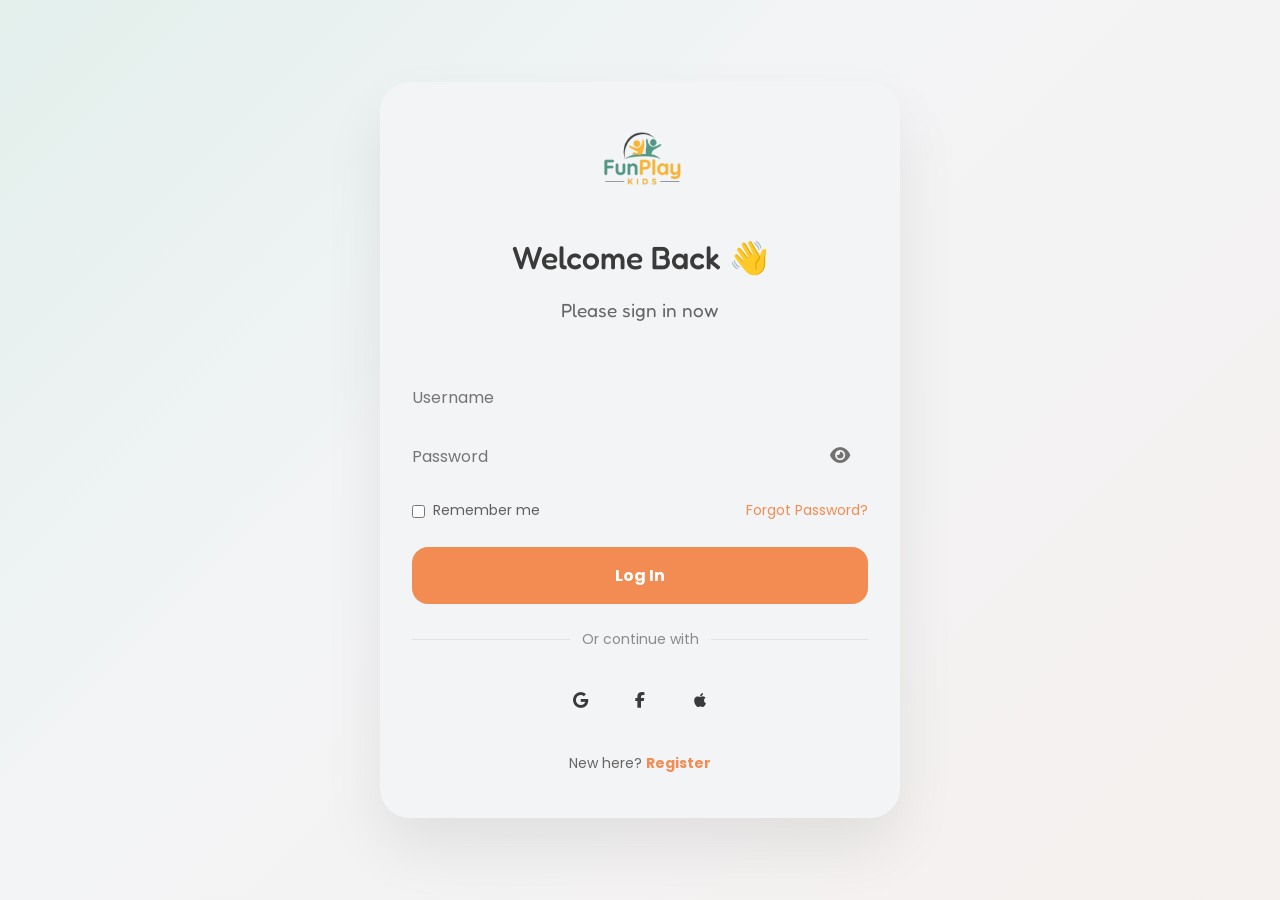
<file: login.html>
<!DOCTYPE html>
<html lang="en">

<head>

    <meta charset="UTF-8">
    <meta name="viewport" content="width=device-width, initial-scale=1.0">

    <title>Fun Play Kids</title>

    <link rel="icon" href="images/logo.png">

    <link href="https://fonts.googleapis.com/css2?family=Poppins:wght@300;400;600;700&display=swap" rel="stylesheet">
    <link
        href="https://fonts.googleapis.com/css2?family=Fredoka:wght@400;500;600&family=Poppins:wght@300;400;600;700&display=swap"
        rel="stylesheet">
    <link rel="stylesheet" href="https://cdnjs.cloudflare.com/ajax/libs/font-awesome/6.5.0/css/all.min.css">
    <link rel="stylesheet" href="css/style.css">
</head>

<body>
    <main class="login-page">
        <div class="login-right-panel">
            <div class="login-inner">
                <div class="auth-logo">
                    <a href="index.html" class="logo-link">
                        <img src="images/logo.png" alt="Fun Play Kids logo">
                    </a>
                </div>
                <h2 class="welcome">Welcome Back 👋</h2>
                <p class="sub">Please sign in now</p>

                <form class="login-form" action="#" method="post">
                    <div class="input-box">
                        <input type="text" name="username" placeholder="Username" required>
                    </div>

                    <div class="input-box password-box">
                        <input id="password" name="password" type="password" placeholder="Password" required>
                        <i class="fas fa-eye toggle-eye"></i>
                    </div>

                    <div class="login-options">
                        <label>
                            <input type="checkbox" name="remember"> Remember me
                        </label>
                        <a href="#">Forgot Password?</a>
                    </div>

                    <button type="submit" class="login-btn-main">Log In</button>

                    <div class="divider"><span>Or continue with</span></div>

                    <div class="social-login">
                        <button type="button" class="icon-btn google"><i class="fab fa-google"></i></button>
                        <button type="button" class="icon-btn facebook"><i class="fab fa-facebook-f"></i></button>
                        <button type="button" class="icon-btn apple"><i class="fab fa-apple"></i></button>
                    </div>

                    <div class="auth-switch">
                        New here? <a href="register.html">Register</a>
                    </div>
                </form>
            </div>
        </div>
    </main>

    <script src="js/main.js"></script>
</body>

</html>
</file>
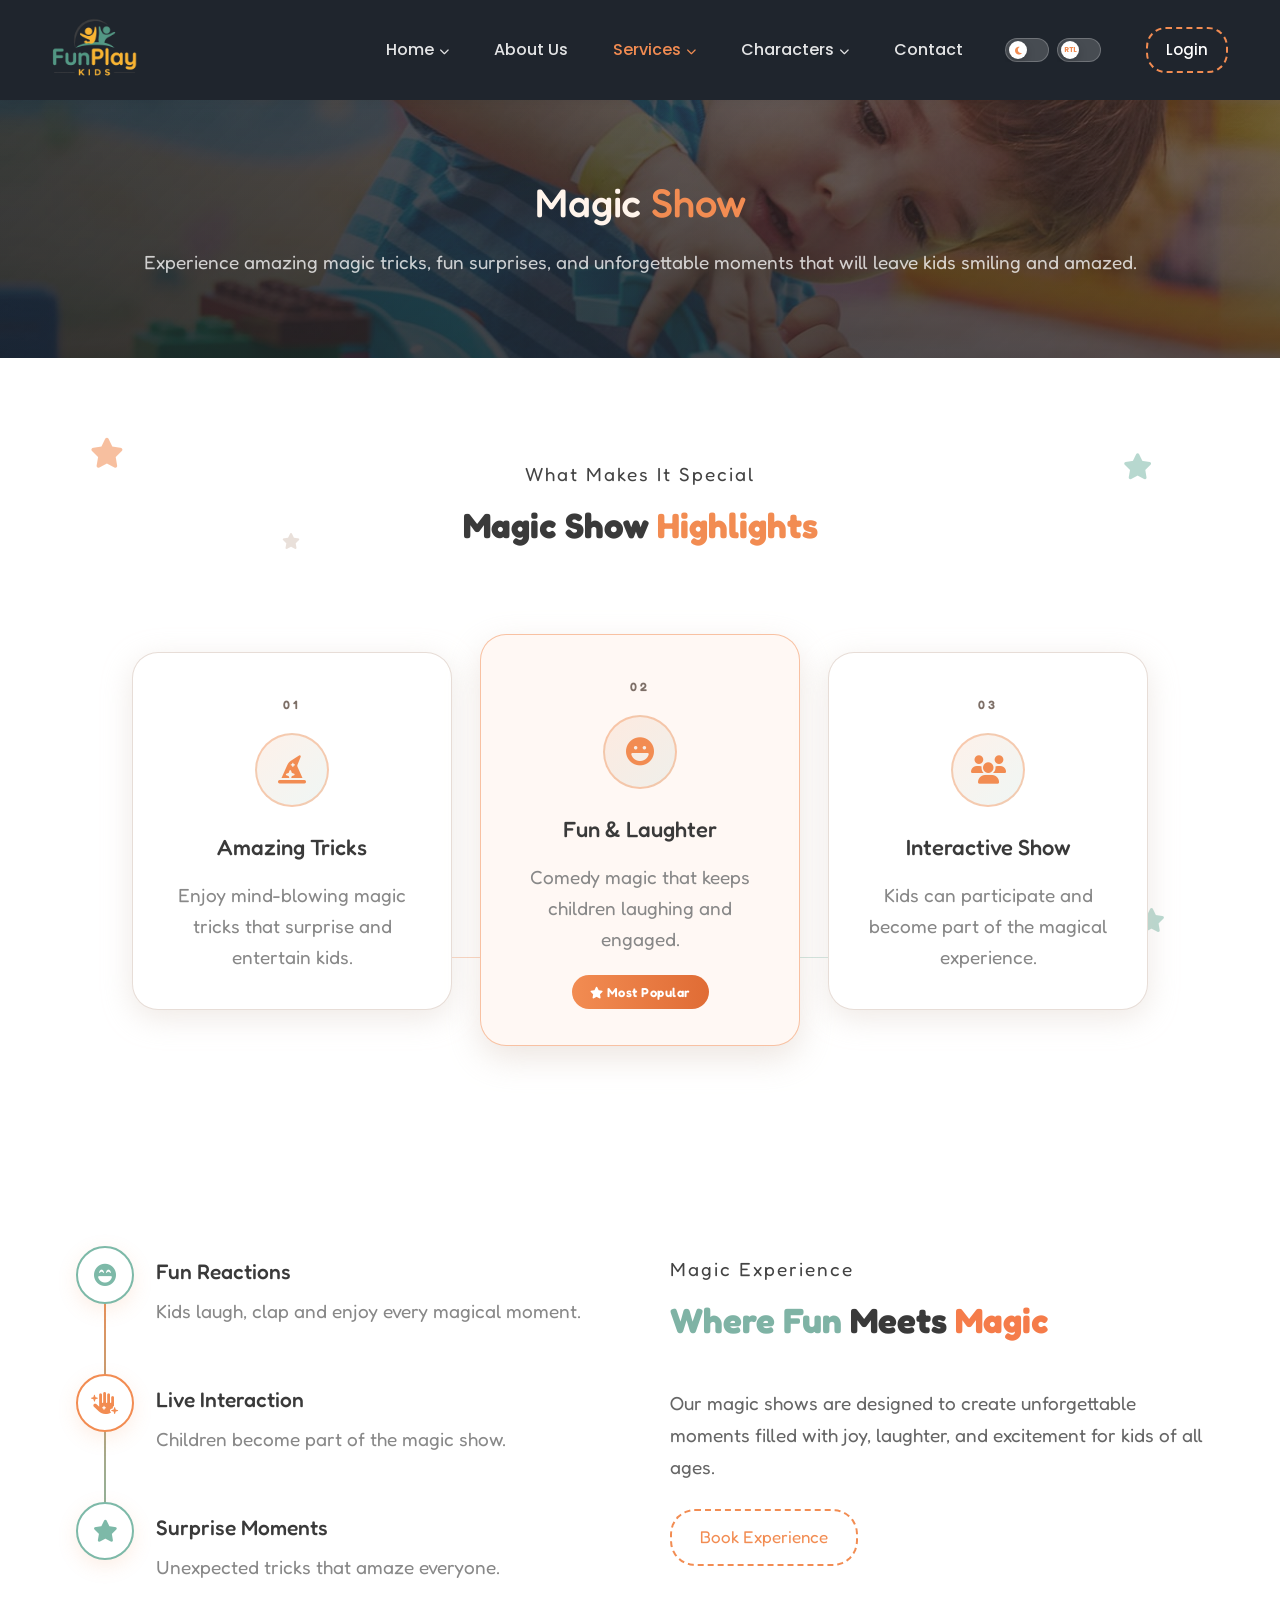
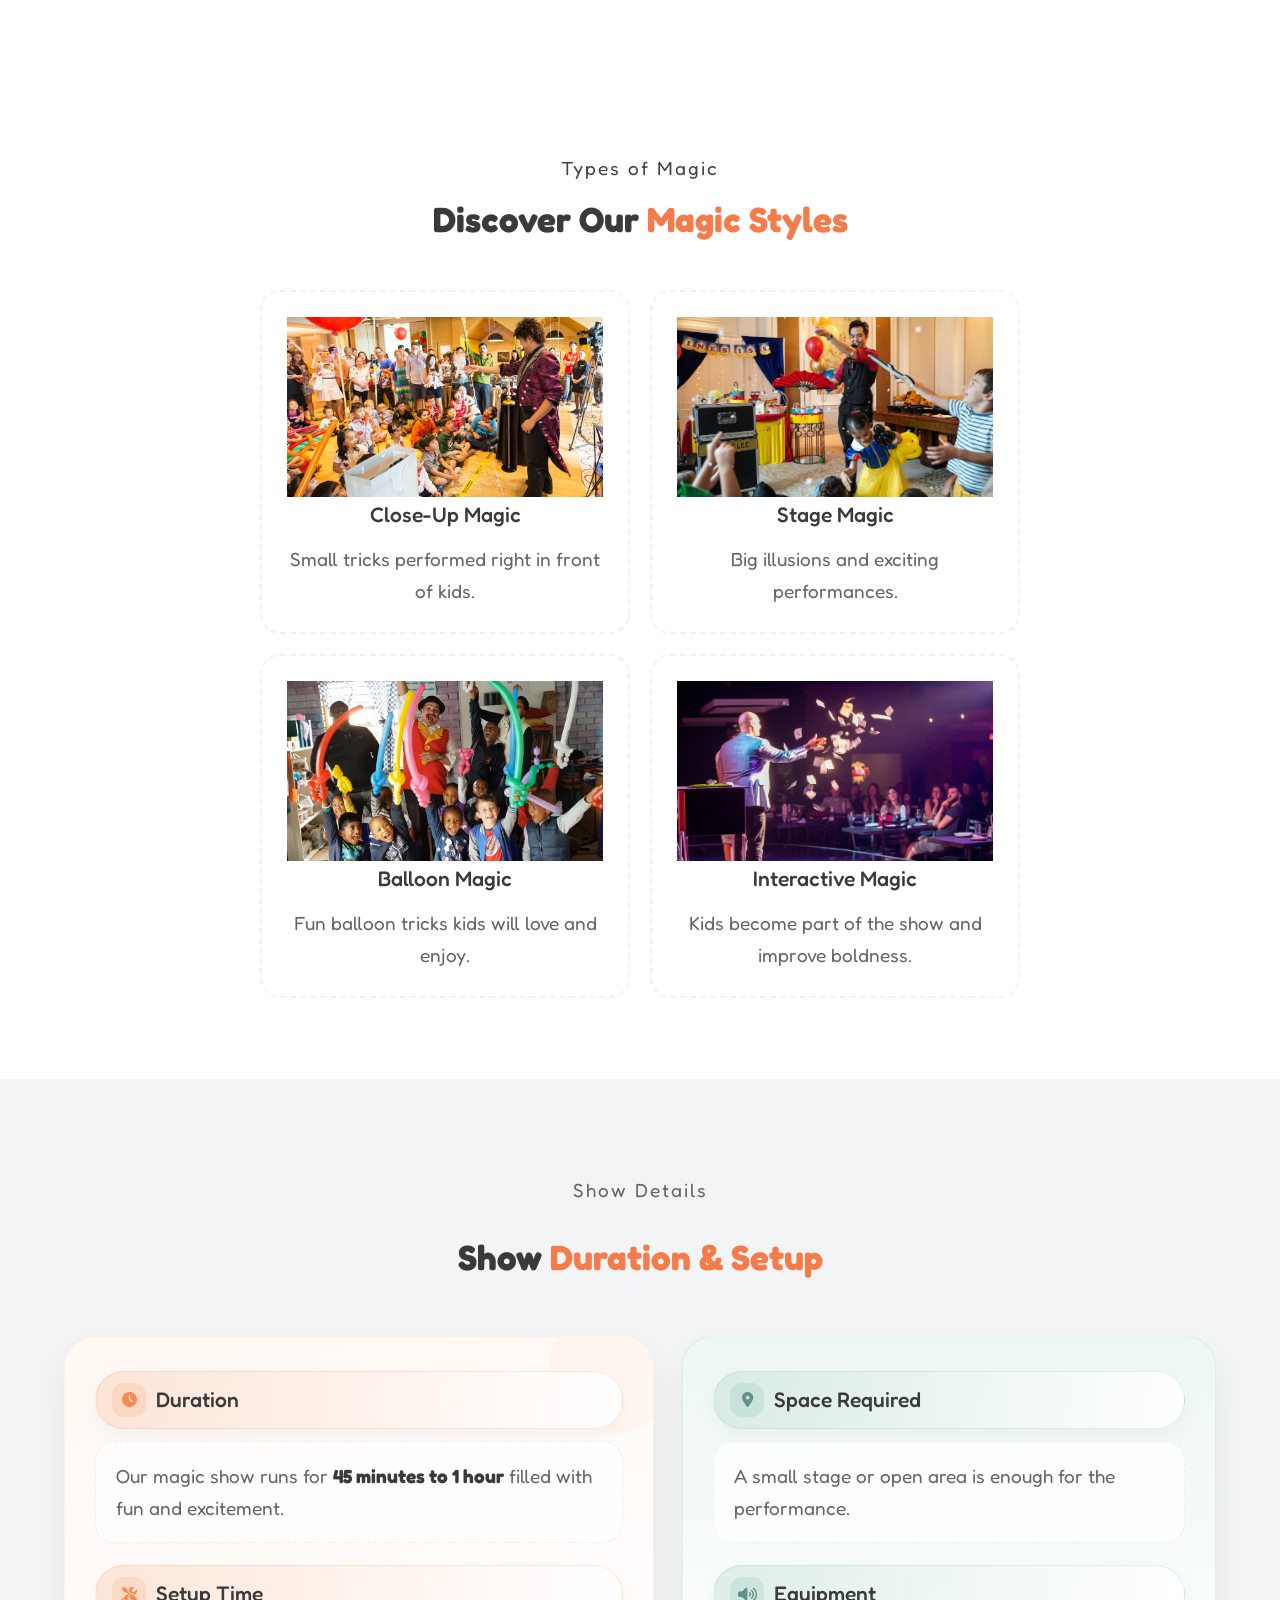
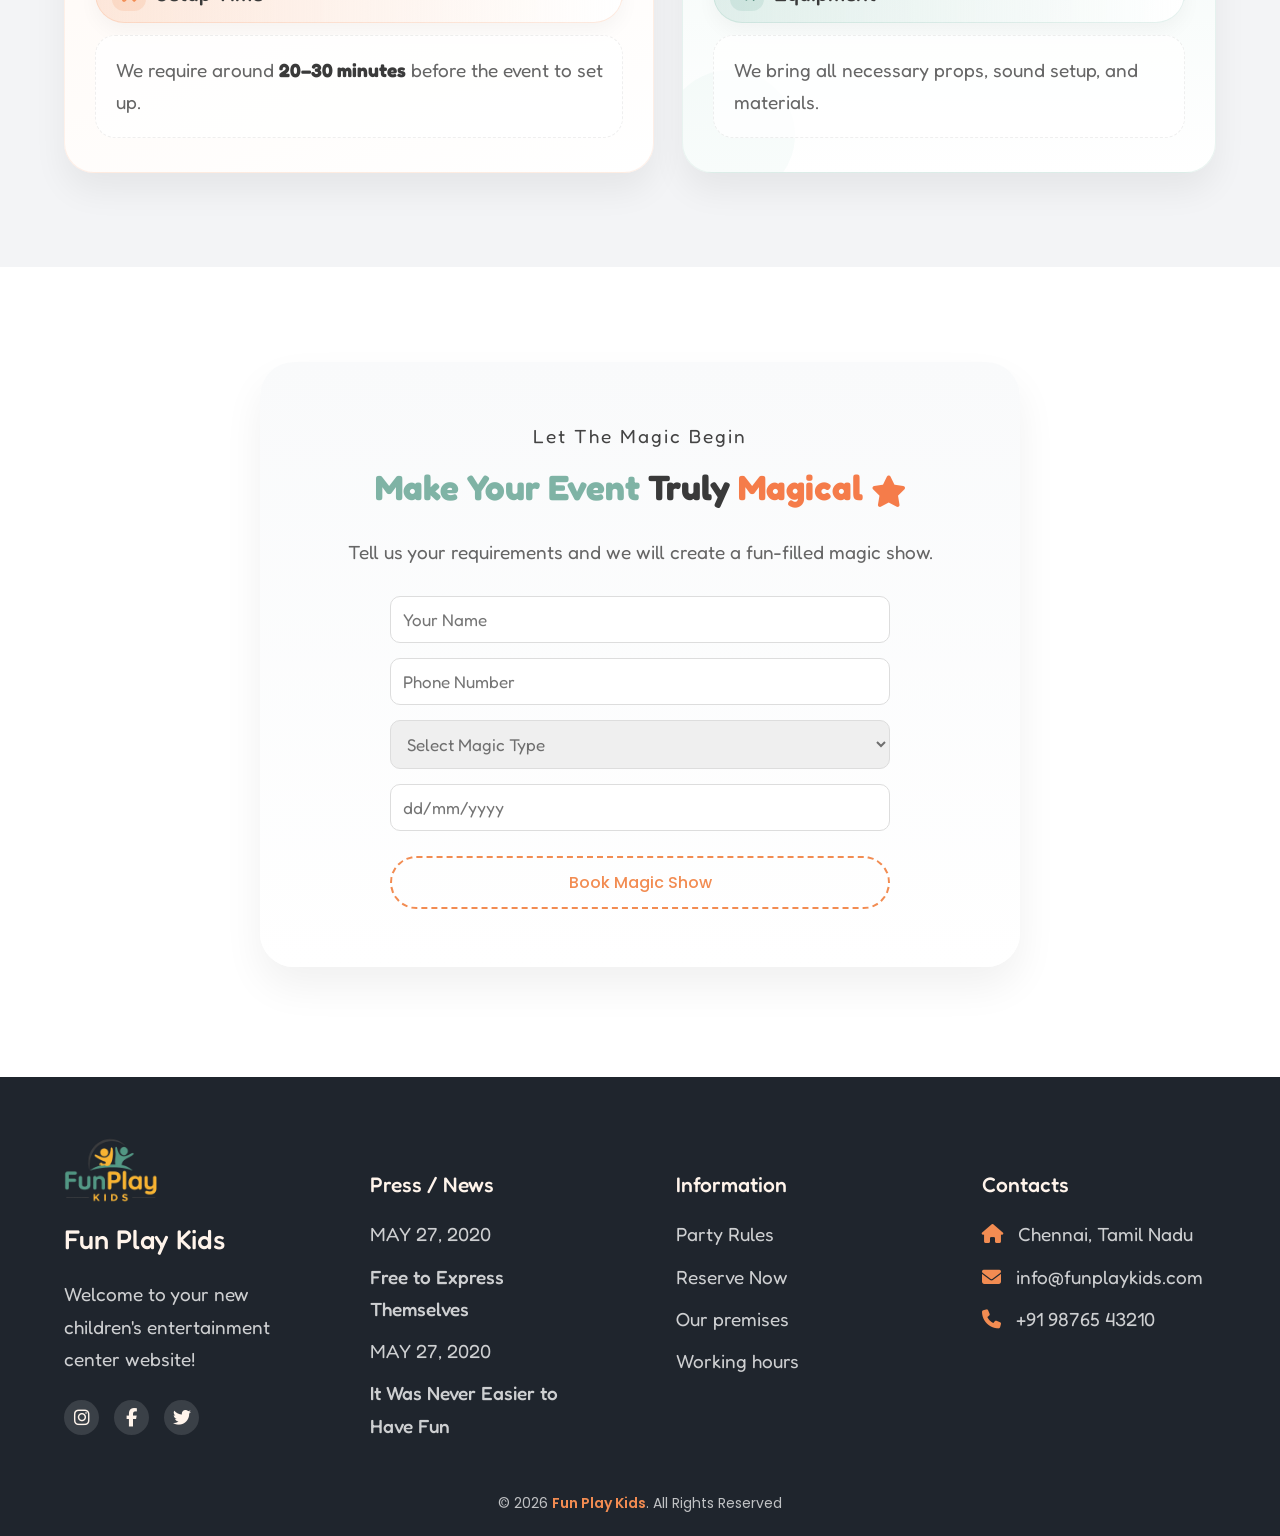
<file: magic.html>
<!DOCTYPE html>
<html lang="en">

<head>

    <meta charset="UTF-8">
    <meta name="viewport" content="width=device-width, initial-scale=1.0">

    <title>Fun Play Kids</title>

    <link rel="icon" href="images/logo.png">

    <link href="https://fonts.googleapis.com/css2?family=Poppins:wght@300;400;600;700&display=swap" rel="stylesheet">
    <link
        href="https://fonts.googleapis.com/css2?family=Fredoka:wght@400;500;600&family=Poppins:wght@300;400;600;700&display=swap"
        rel="stylesheet">
    <link rel="stylesheet" href="https://cdnjs.cloudflare.com/ajax/libs/font-awesome/6.5.0/css/all.min.css">
    <link rel="stylesheet" href="css/style.css">
</head>

<body>

    <!-- HEADER -->

    <header class="header">

        <div class="nav">

            <div class="logo">
                <a href="index.html">
                    <img src="images/logo.png" alt="Fun Play Kids Logo">
                </a>
            </div>

            <div class="menu-toggle">
                <i class="fas fa-bars"></i>
            </div>

            <ul class="menu">
                <li class="dropdown">Home<i class="fas fa-chevron-down"></i>

                    <ul class="submenu">
                        <li><a href="index.html">Home 1</a></li>
                        <li><a href="home2.html">Home 2</a></li>
                    </ul>
                </li>

                <li><a href="about.html">About Us</a></li>

                <li class="dropdown">Services<i class="fas fa-chevron-down"></i>

                    <ul class="submenu">
                        <li><a href="birthday.html">Birthday Party</a></li>
                        <li><a href="magic.html">Magic Show</a></li>
                        <li><a href="face-painting.html">Face Painting</a></li>
                        <li><a href="pricing.html">Pricing</a></li>
                    </ul>
                </li>

                <li class="dropdown">Characters<i class="fas fa-chevron-down"></i>

                    <ul class="submenu">
                        <li><a href="superheroes.html">Superheroes</a></li>
                        <li><a href="princesses.html">Princesses</a></li>
                        <li><a href="cartoons.html">Cartoons</a></li>
                    </ul>
                </li>

                <li><a href="contact.html">Contact</a></li>

                <div class="header-actions">
                    <button type="button" class="mode-toggle" id="theme-toggle" aria-label="Toggle dark mode">
                        <span class="toggle-track">
                            <span class="toggle-thumb"><i class="fas fa-moon"></i></span>
                        </span>
                    </button>

                    <button type="button" class="mode-toggle rtl-toggle" id="rtl-toggle" aria-label="Toggle RTL mode">
                        <span class="toggle-track">
                            <span class="toggle-thumb rtl-thumb">RTL</span>
                        </span>
                    </button>
                </div>

                <a href="login.html" class="login-btn mobile-login">Login</a>

            </ul>

        </div>
    </header>


    <section class="contact-hero">
        <div class="container">
            <h2>Magic <span class="orange">Show</span></h2>
            <p>Experience amazing magic tricks, fun surprises, and unforgettable moments that will leave kids smiling
                and amazed.</p>
        </div>
    </section>

    <section class="magic-highlights">

        <!-- Floating stars -->
        <div class="mh-stars" aria-hidden="true">
            <i class="fas fa-star mstar ms1"></i>
            <i class="fas fa-star mstar ms2"></i>
            <i class="fas fa-star mstar ms3"></i>
            <i class="fas fa-star mstar ms4"></i>
            <i class="fas fa-star mstar ms5"></i>
            <i class="fas fa-star mstar ms6"></i>
        </div>

        <div class="container">

            <p class="section-sub">What Makes It Special</p>
            <h2 class="section-title">
                Magic Show <span class="mh-highlight">Highlights</span>
            </h2>

            <!-- Arc layout -->
            <div class="mh-arc">

                <!-- Card 1 -->
                <div class="mh-card mh-card--side">
                    <span class="mh-num">01</span>
                    <div class="mh-icon-ring">
                        <i class="fas fa-hat-wizard"></i>
                    </div>
                    <h3>Amazing Tricks</h3>
                    <p>Enjoy mind-blowing magic tricks that surprise and entertain kids.</p>
                </div>

                <!-- Card 2 — center / featured -->
                <div class="mh-card mh-card--center">
                    <div class="mh-glow-ring"></div>
                    <span class="mh-num">02</span>
                    <div class="mh-icon-ring">
                        <i class="fas fa-laugh"></i>
                    </div>
                    <h3>Fun & Laughter</h3>
                    <p>Comedy magic that keeps children laughing and engaged.</p>
                    <span class="mh-badge"><i class="fas fa-star inline-icon" aria-hidden="true"></i> Most
                        Popular</span>
                </div>

                <!-- Card 3 -->
                <div class="mh-card mh-card--side">
                    <span class="mh-num">03</span>
                    <div class="mh-icon-ring">
                        <i class="fas fa-users"></i>
                    </div>
                    <h3>Interactive Show</h3>
                    <p>Kids can participate and become part of the magical experience.</p>
                </div>

            </div>

        </div>
    </section>


    <section class="magic-experience">
        <div class="container experience-wrap">

            <!-- LEFT SIDE (TIMELINE) -->
            <div class="exp-timeline">
                <div class="exp-timeline-line"></div>

                <div class="exp-step">
                    <div class="exp-step-dot">
                        <i class="fas fa-laugh-beam"></i>
                    </div>
                    <div class="exp-step-body">
                        <h3>Fun Reactions</h3>
                        <p>Kids laugh, clap and enjoy every magical moment.</p>
                    </div>
                </div>

                <div class="exp-step">
                    <div class="exp-step-dot">
                        <i class="fas fa-hand-sparkles"></i>
                    </div>
                    <div class="exp-step-body">
                        <h3>Live Interaction</h3>
                        <p>Children become part of the magic show.</p>
                    </div>
                </div>

                <div class="exp-step">
                    <div class="exp-step-dot">
                        <i class="fas fa-star"></i>
                    </div>
                    <div class="exp-step-body">
                        <h3>Surprise Moments</h3>
                        <p>Unexpected tricks that amaze everyone.</p>
                    </div>
                </div>

            </div>

            <!-- RIGHT SIDE CONTENT -->
            <div class="experience-content">

                <p class="section-sub">Magic Experience</p>

                <h2 class="section-title">
                    <span class="light">Where Fun</span> Meets
                    <span class="highlight">Magic</span>
                </h2>

                <p class="exp-text">
                    Our magic shows are designed to create unforgettable moments
                    filled with joy, laughter, and excitement for kids of all ages.
                </p>

                <a href="contact.html" class="exp-btn">
                    Book Experience
                </a>

            </div>

        </div>
    </section>


    <section class="magic-types">
        <div class="container">

            <p class="section-sub">
                Types of Magic
            </p>

            <h2 class="section-title center">
                Discover Our <span class="highlight">Magic Styles</span>
            </h2>

            <div class="magic-grid">

                <div class="magic-box">
                    <img src="images/magic1.jpg" alt="">
                    <h3>Close-Up Magic</h3>
                    <p>Small tricks performed right in front of kids.</p>
                </div>

                <div class="magic-box">
                    <img src="images/magic2.jpg" alt="">
                    <h3>Stage Magic</h3>
                    <p>Big illusions and exciting performances.</p>
                </div>

                <div class="magic-box">
                    <img src="images/magic3.jpg" alt="">
                    <h3>Balloon Magic</h3>
                    <p>Fun balloon tricks kids will love and enjoy.</p>
                </div>

                <div class="magic-box">
                    <img src="images/magic5.jpg" alt="">
                    <h3>Interactive Magic</h3>
                    <p>Kids become part of the show and improve boldness.</p>
                </div>

            </div>

        </div>
    </section>

    <section class="show-info">
        <div class="container">
            <p class="section-sub">
                Show Details
            </p>

            <h2 class="section-title center">
                Show <span class="highlight">Duration & Setup</span>
            </h2>

            <div class="show-info-wrapper">

                <!-- LEFT -->
                <div class="show-left">
                    <h3><i class="fas fa-clock"></i>
                        Duration
                    </h3>
                    <p>Our magic show runs for <strong>45 minutes to 1 hour</strong> filled with fun and excitement.</p>

                    <h3><i class="fas fa-tools"></i>
                        Setup Time
                    </h3>
                    <p>We require around <strong>20–30 minutes</strong> before the event to set up.</p>
                </div>

                <!-- RIGHT -->
                <div class="show-right">
                    <h3><i class="fas fa-location-dot"></i>
                        Space Required
                    </h3>
                    <p>A small stage or open area is enough for the performance.</p>

                    <h3><i class="fas fa-volume-up"></i>
                        Equipment
                    </h3>
                    <p>We bring all necessary props, sound setup, and materials.</p>
                </div>

            </div>

        </div>
    </section>

    <section class="magic-cta">
        <div class="container magic-cta-box">

            <p class="section-sub">Let The Magic Begin</p>

            <h2 class="section-title">
                <span class="light">Make Your Event</span> Truly <span class="highlight">Magical <i
                        class="fas fa-star inline-icon" aria-hidden="true"></i></span>
            </h2>

            <p class="magic-cta-text">
                Tell us your requirements and we will create a fun-filled magic show.

            </p>

            <!-- FORM -->
            <form class="magic-form">

                <input type="text" placeholder="Your Name" required>
                <input type="tel" placeholder="Phone Number" required>

                <select required>
                    <option value="">Select Magic Type</option>
                    <option>Close-Up Magic</option>
                    <option>Stage Magic</option>
                    <option>Balloon Magic</option>
                </select>

                <input type="date" required>

                <button type="submit" class="cta-btn">Book Magic Show</button>

            </form>

        </div>
    </section>

    <!-- FOOTER -->

    <footer class="footer">
        <div class="container footer-container">
            <div class="footer-col">
                <a href="index.html"><img src="images/logo.png" alt="logo" class="footer-logo"></a>
                <h2>Fun Play Kids</h2>
                <p>Welcome to your new children's entertainment center website!
                </p>
                <div class="socials">
                    <i class="fab fa-instagram"></i>
                    <i class="fab fa-facebook-f"></i>
                    <i class="fab fa-twitter"></i>
                </div>
            </div>

            <div class="footer-col">
                <h3>Press / News</h3>

                <p class="date">MAY 27, 2020</p>
                <p><strong>Free to Express Themselves</strong></p>

                <p class="date">MAY 27, 2020</p>
                <p><strong>It Was Never Easier to Have Fun</strong></p>
            </div>

            <div class="footer-col">
                <h3>Information</h3>
                <p>Party Rules</p>
                <p>Reserve Now</p>
                <p>Our premises</p>
                <p>Working hours</p>
            </div>

            <div class="footer-col">
                <h3>Contacts</h3>
                <p><i class="fas fa-home"></i> Chennai, Tamil Nadu</p>
                <p><i class="fas fa-envelope"></i> info@funplaykids.com</p>
                <p><i class="fas fa-phone"></i> +91 98765 43210</p>
            </div>

        </div>

        <div class="footer-bottom">
            © 2026 <span>Fun Play Kids</span>. All Rights Reserved
        </div>
    </footer>

    <button id="scrollTopBtn">
        <i class="fas fa-arrow-up"></i>
    </button>

    <script src="js/main.js"></script>
    <script src="js/services.js"></script>


</body>

</html>
</file>
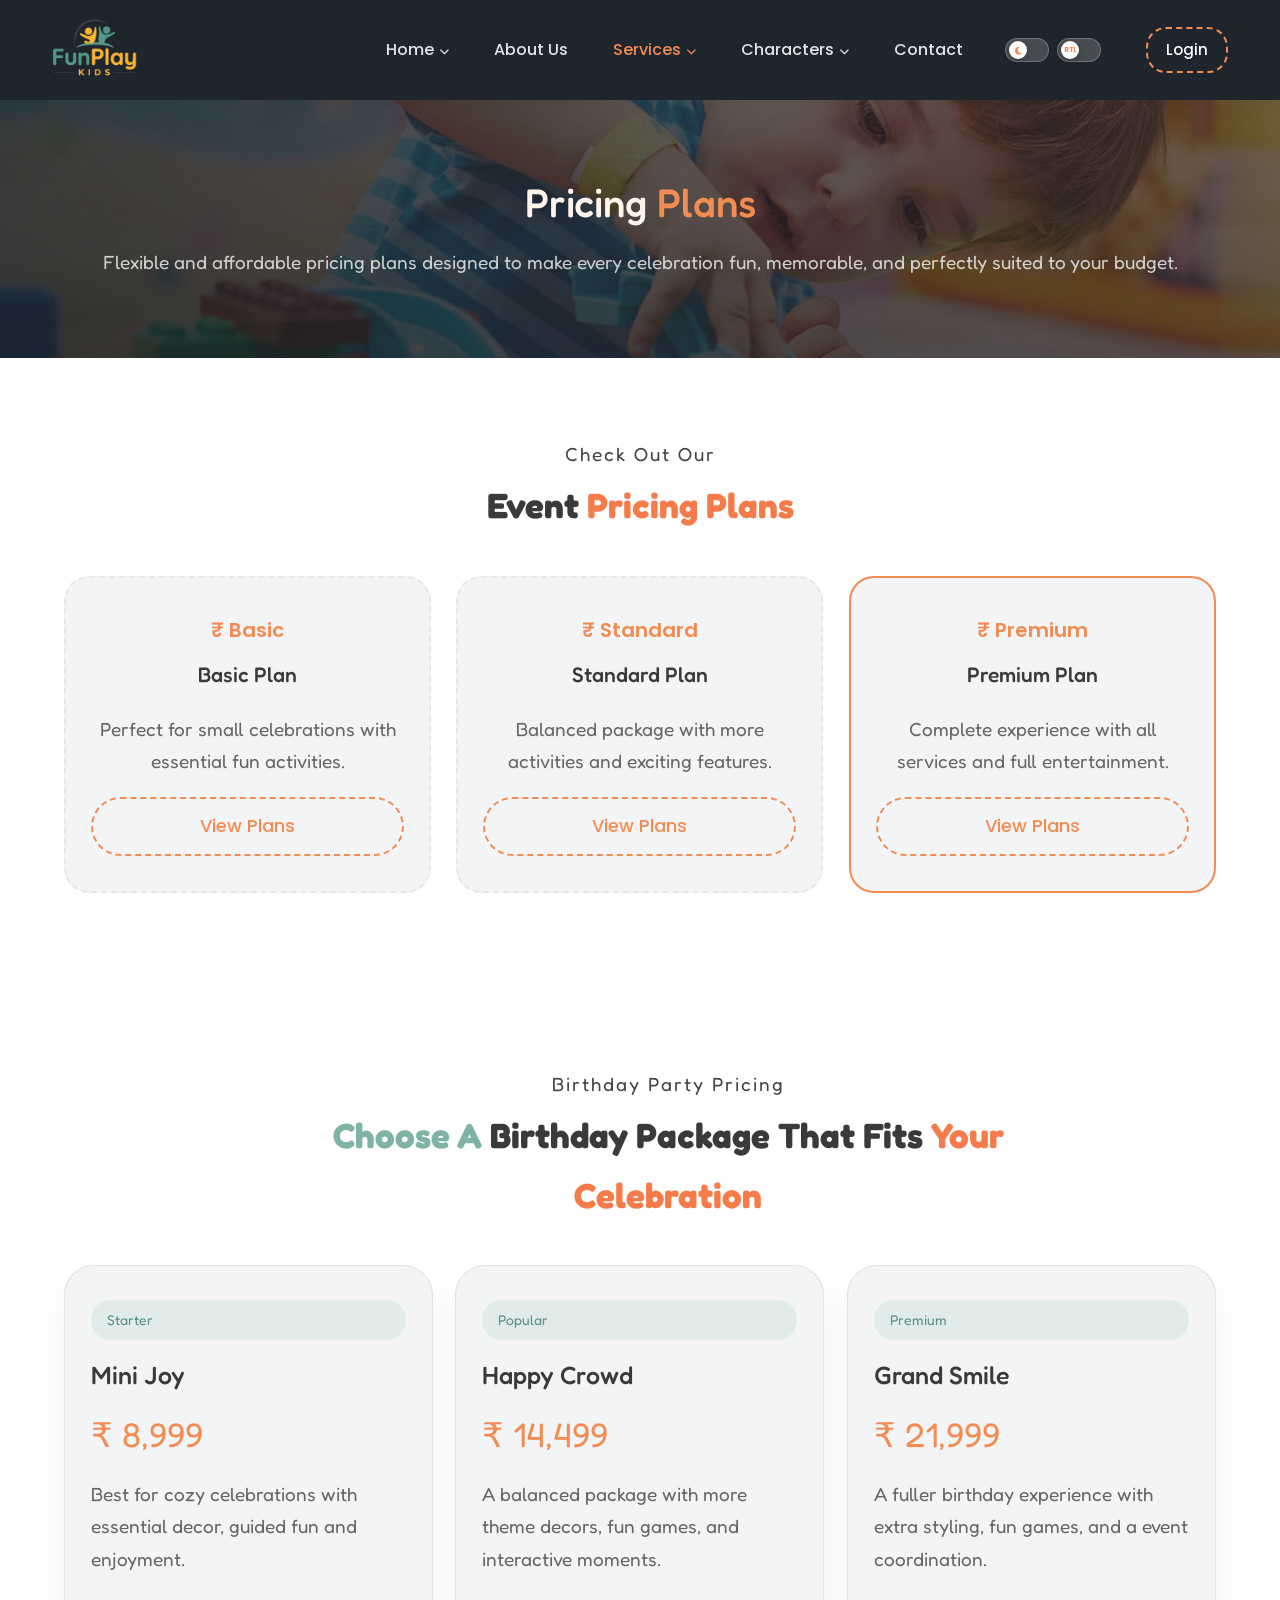
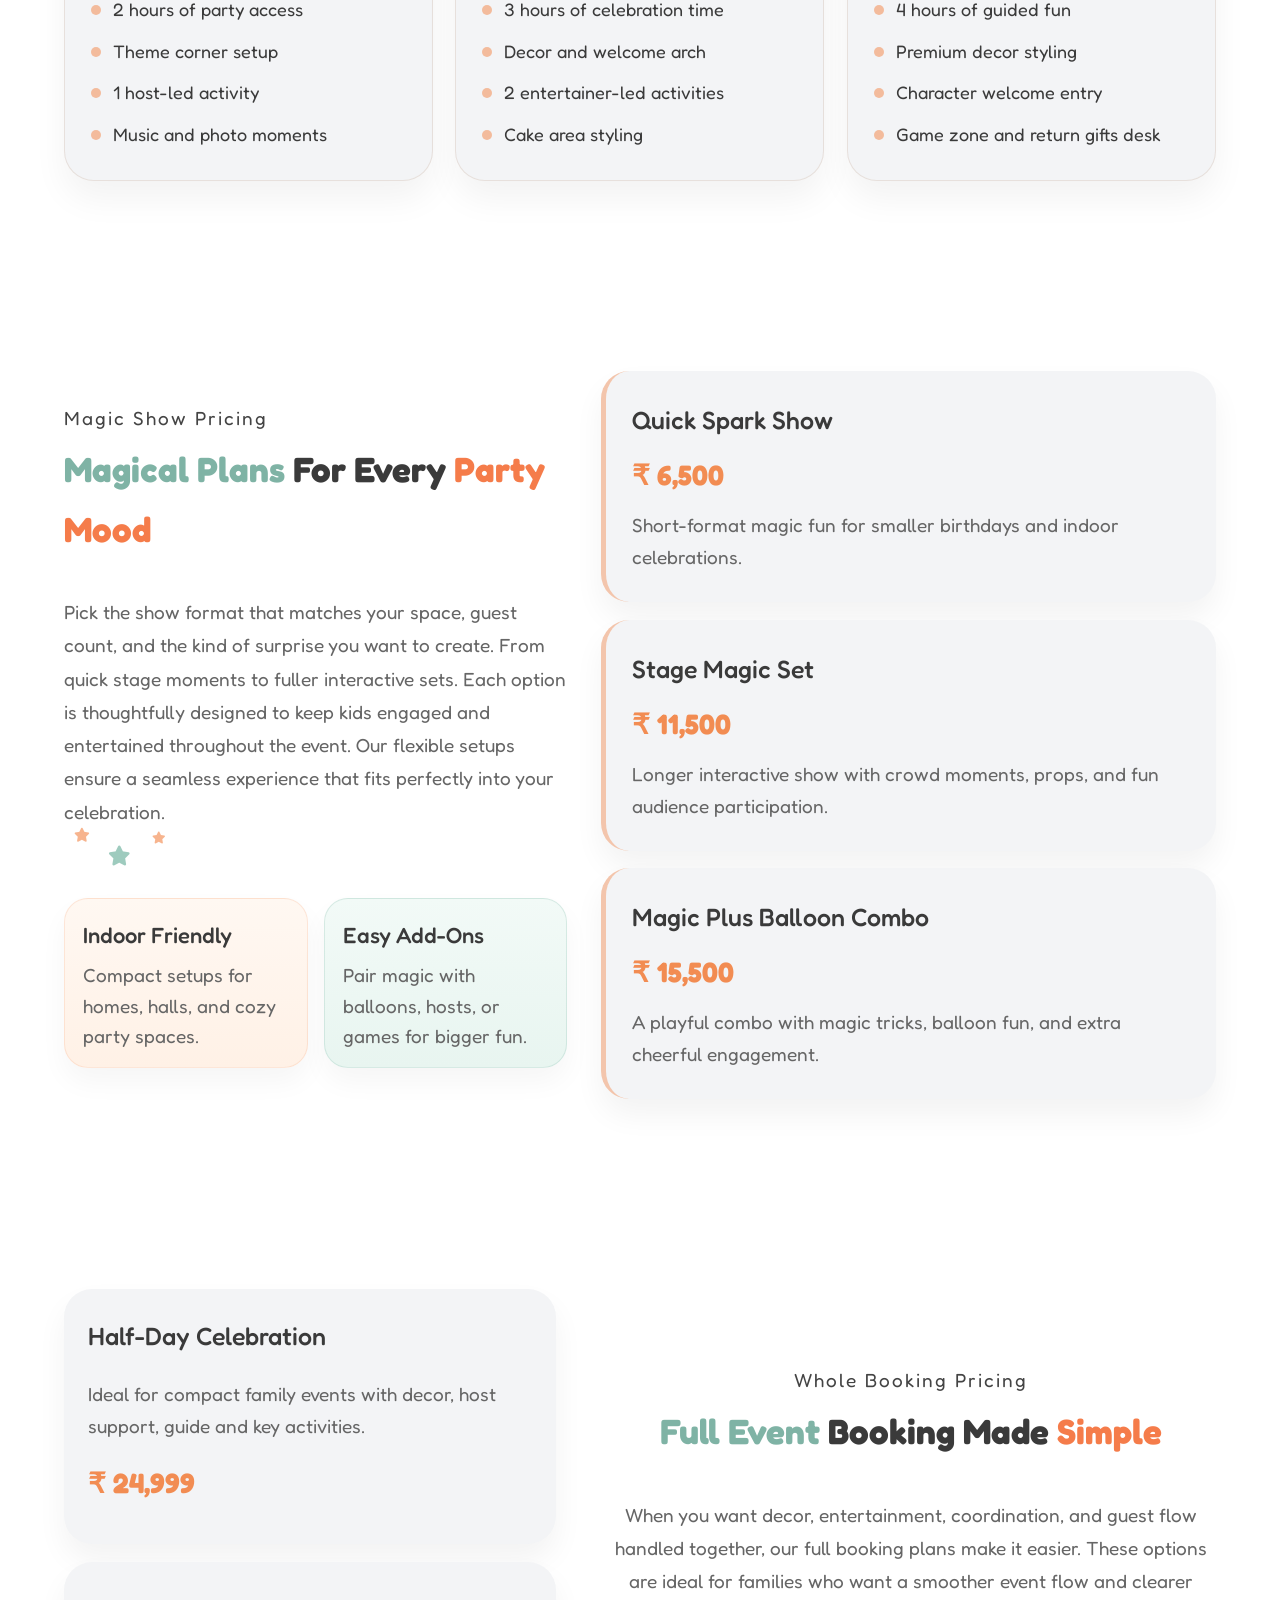
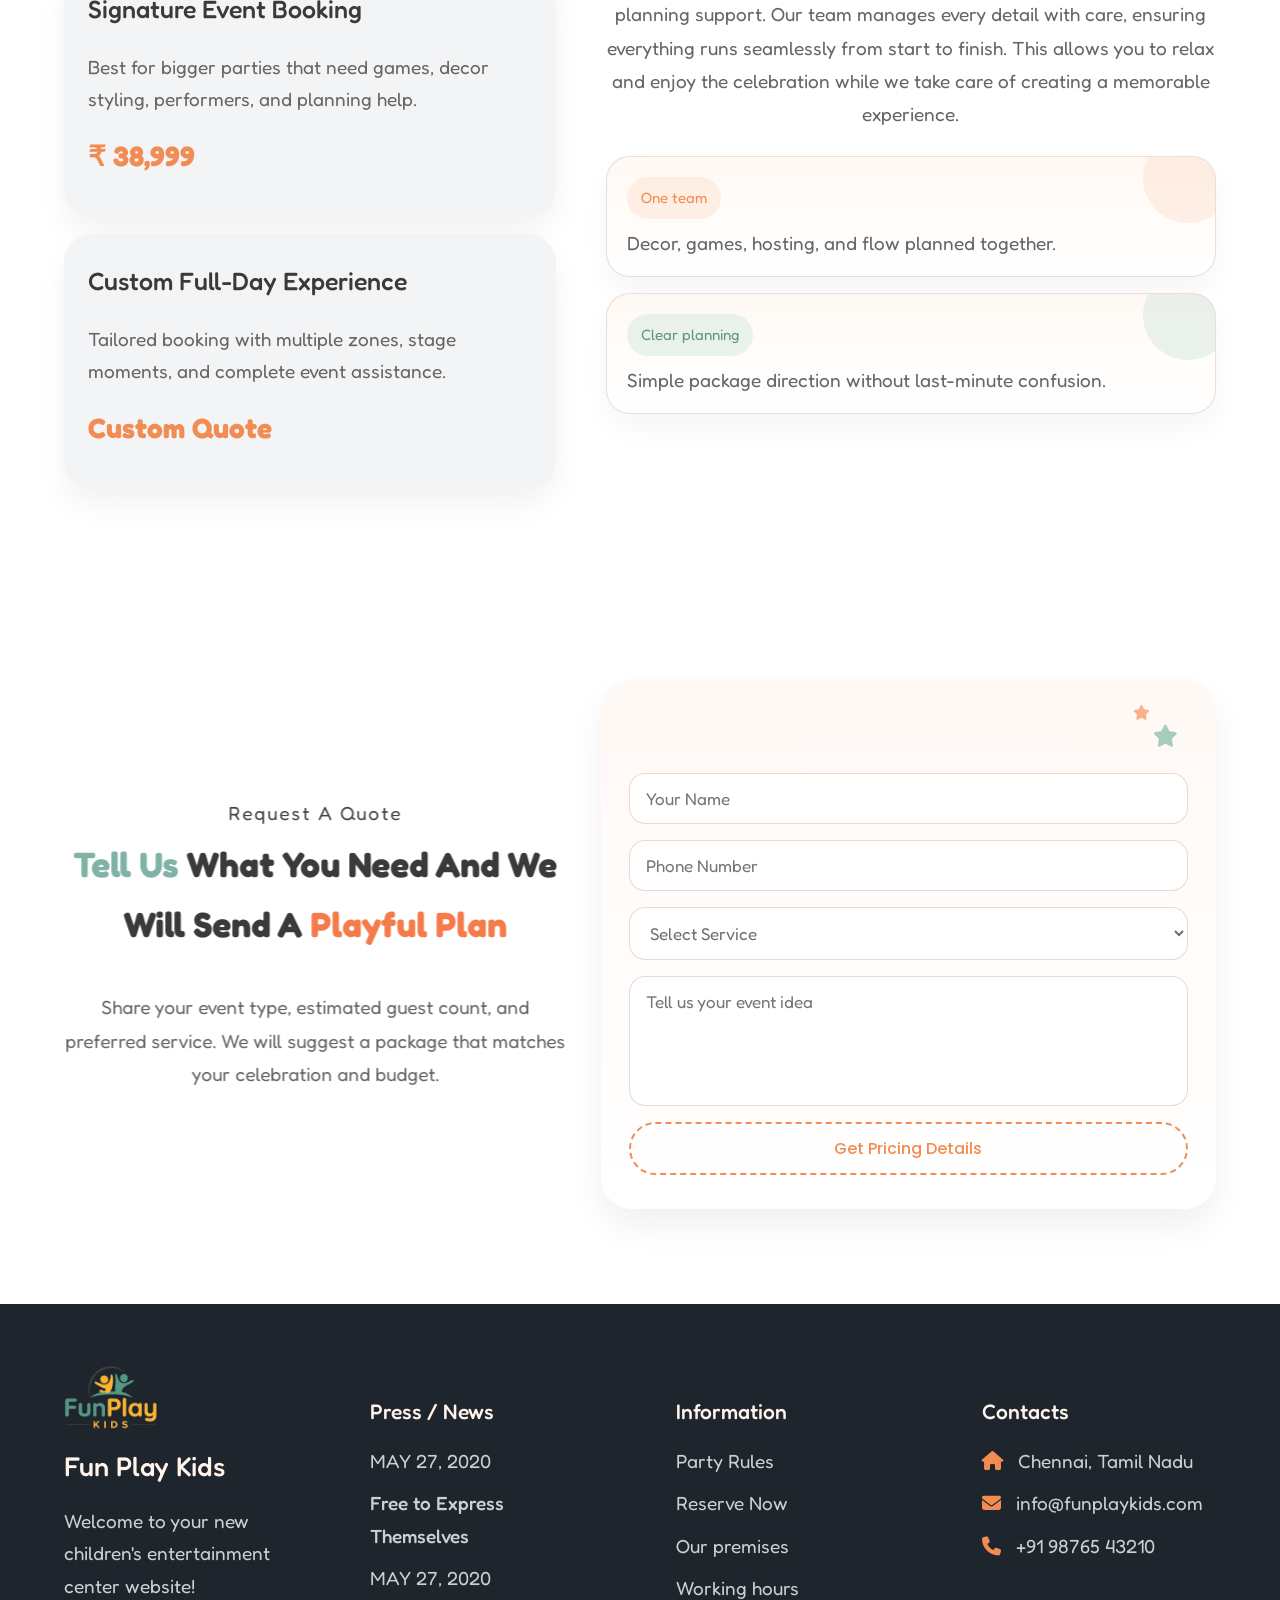
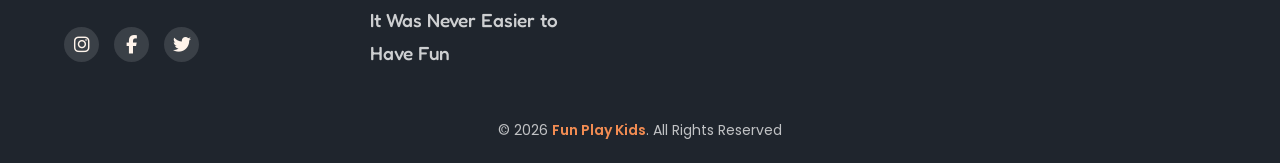
<file: pricing.html>
<!DOCTYPE html>
<html lang="en">

<head>

    <meta charset="UTF-8">
    <meta name="viewport" content="width=device-width, initial-scale=1.0">

    <title>Fun Play Kids</title>

    <link rel="icon" href="images/logo.png">

    <link href="https://fonts.googleapis.com/css2?family=Poppins:wght@300;400;600;700&display=swap" rel="stylesheet">
    <link
        href="https://fonts.googleapis.com/css2?family=Fredoka:wght@400;500;600&family=Poppins:wght@300;400;600;700&display=swap"
        rel="stylesheet">
    <link rel="stylesheet" href="https://cdnjs.cloudflare.com/ajax/libs/font-awesome/6.5.0/css/all.min.css">
    <link rel="stylesheet" href="css/style.css">
</head>

<body>

    <!-- HEADER -->

    <header class="header">

        <div class="nav">

            <div class="logo">
                <a href="index.html">
                    <img src="images/logo.png" alt="Fun Play Kids Logo">
                </a>
            </div>

            <div class="menu-toggle">
                <i class="fas fa-bars"></i>
            </div>

            <ul class="menu">
                <li class="dropdown">Home<i class="fas fa-chevron-down"></i>

                    <ul class="submenu">
                        <li><a href="index.html">Home 1</a></li>
                        <li><a href="home2.html">Home 2</a></li>
                    </ul>
                </li>

                <li><a href="about.html">About Us</a></li>

                <li class="dropdown">Services<i class="fas fa-chevron-down"></i>

                    <ul class="submenu">
                        <li><a href="birthday.html">Birthday Party</a></li>
                        <li><a href="magic.html">Magic Show</a></li>
                        <li><a href="face-painting.html">Face Painting</a></li>
                        <li><a href="pricing.html">Pricing</a></li>
                    </ul>
                </li>

                <li class="dropdown">Characters<i class="fas fa-chevron-down"></i>

                    <ul class="submenu">
                        <li><a href="superheroes.html">Superheroes</a></li>
                        <li><a href="princesses.html">Princesses</a></li>
                        <li><a href="cartoons.html">Cartoons</a></li>
                    </ul>
                </li>

                <li><a href="contact.html">Contact</a></li>

                <div class="header-actions">
                    <button type="button" class="mode-toggle" id="theme-toggle" aria-label="Toggle dark mode">
                        <span class="toggle-track">
                            <span class="toggle-thumb"><i class="fas fa-moon"></i></span>
                        </span>
                    </button>

                    <button type="button" class="mode-toggle rtl-toggle" id="rtl-toggle" aria-label="Toggle RTL mode">
                        <span class="toggle-track">
                            <span class="toggle-thumb rtl-thumb">RTL</span>
                        </span>
                    </button>
                </div>

                <a href="login.html" class="login-btn mobile-login">Login</a>

            </ul>

        </div>
    </header>



    <section class="contact-hero">
        <div class="container">

            <h2>
                Pricing <span class="orange">Plans</span>
            </h2>

            <p>
                Flexible and affordable pricing plans designed to make every celebration fun,
                memorable, and perfectly suited to your budget.
            </p>

        </div>
    </section>


    <section class="price-intro">
        <div class="container">

            <p class="section-sub">Check Out Our</p>

            <h2 class="section-title center">
                Event <span class="highlight">Pricing Plans</span>
            </h2>

            <div class="price-intro-cards">

                <!-- BASIC -->
                <div class="price-intro-card">
                    <div class="price-badge">&#8377; Basic</div>

                    <h3>Basic Plan</h3>
                    <p>Perfect for small celebrations with essential fun activities.</p>

                    <a href="#birthday" class="cta-btn">View Plans</a>
                </div>

                <!-- STANDARD -->
                <div class="price-intro-card">
                    <div class="price-badge">&#8377; Standard</div>

                    <h3>Standard Plan</h3>
                    <p>Balanced package with more activities and exciting features.</p>

                    <a href="#birthday" class="cta-btn">View Plans</a>
                </div>

                <!-- PREMIUM -->
                <div class="price-intro-card active">
                    <div class="price-badge">&#8377; Premium</div>

                    <h3>Premium Plan</h3>
                    <p>Complete experience with all services and full entertainment.</p>

                    <a href="#birthday" class="cta-btn">View Plans</a>
                </div>

            </div>

        </div>
    </section>

    <section class="pricing-birthday" id="birthday">
        <div class="container pricing-birthday-shell">
            <div class="pricing-heading-block">
                <p class="section-sub">Birthday Party Pricing</p>
                <h2 class="section-title">
                    <span class="light">Choose A</span> Birthday Package That Fits <span class="highlight">Your
                        Celebration</span>
                </h2>
            </div>

            <div class="pricing-birthday-grid">
                <article class="pricing-sheet">
                    <span class="pricing-sticker">Starter</span>
                    <h3>Mini Joy</h3>
                    <div class="pricing-value">&#8377; 8,999</div>
                    <p>Best for cozy celebrations with essential decor, guided fun and enjoyment.</p>
                    <ul>
                        <li>2 hours of party access</li>
                        <li>Theme corner setup</li>
                        <li>1 host-led activity</li>
                        <li>Music and photo moments</li>
                    </ul>
                </article>

                <article class="pricing-sheet pricing-sheet-featured">
                    <span class="pricing-sticker">Popular</span>
                    <h3>Happy Crowd</h3>
                    <div class="pricing-value">&#8377; 14,499</div>
                    <p>A balanced package with more theme decors, fun games, and interactive moments.</p>
                    <ul>
                        <li>3 hours of celebration time</li>
                        <li>Decor and welcome arch</li>
                        <li>2 entertainer-led activities</li>
                        <li>Cake area styling</li>
                    </ul>
                </article>

                <article class="pricing-sheet">
                    <span class="pricing-sticker">Premium</span>
                    <h3>Grand Smile</h3>
                    <div class="pricing-value">&#8377; 21,999</div>
                    <p>A fuller birthday experience with extra styling, fun games, and a event coordination.</p>
                    <ul>
                        <li>4 hours of guided fun</li>
                        <li>Premium decor styling</li>
                        <li>Character welcome entry</li>
                        <li>Game zone and return gifts desk</li>
                    </ul>
                </article>
            </div>
        </div>
    </section>

    <section class="pricing-magic">
        <div class="container pricing-magic-layout">
            <div class="pricing-magic-intro">
                <p class="section-sub">Magic Show Pricing</p>
                <h2 class="section-title">
                    <span class="light">Magical Plans</span> For Every <span class="highlight">Party Mood</span>
                </h2>
                <p class="pricing-section-text">
                    Pick the show format that matches your space, guest count, and the kind of surprise you want to
                    create. From quick stage moments to fuller interactive sets. Each option is thoughtfully designed to
                    keep kids engaged and entertained throughout the event. Our flexible setups ensure a seamless
                    experience that fits perfectly into your celebration.
                </p>
                <div class="pricing-spark-cluster" aria-hidden="true">
                    <i class="fas fa-star pricing-spark spark-one"></i>
                    <i class="fas fa-star pricing-spark spark-two"></i>
                    <i class="fas fa-star pricing-spark spark-three"></i>
                </div>
                <div class="pricing-magic-points">
                    <div class="pricing-magic-point">
                        <strong>Indoor Friendly</strong>
                        <p>Compact setups for homes, halls, and cozy party spaces.</p>
                    </div>
                    <div class="pricing-magic-point accent">
                        <strong>Easy Add-Ons</strong>
                        <p>Pair magic with balloons, hosts, or games for bigger fun.</p>
                    </div>
                </div>
            </div>

            <div class="pricing-magic-board">
                <article class="magic-rate-card">
                    <h3>Quick Spark Show</h3>
                    <strong>&#8377; 6,500</strong>
                    <p>Short-format magic fun for smaller birthdays and indoor celebrations.</p>
                </article>
                <article class="magic-rate-card">
                    <h3>Stage Magic Set</h3>
                    <strong>&#8377; 11,500</strong>
                    <p>Longer interactive show with crowd moments, props, and fun audience participation.</p>
                </article>
                <article class="magic-rate-card">
                    <h3>Magic Plus Balloon Combo</h3>
                    <strong>&#8377; 15,500</strong>
                    <p>A playful combo with magic tricks, balloon fun, and extra cheerful engagement.</p>
                </article>
            </div>
        </div>
    </section>

    <section class="pricing-booking">
        <div class="container pricing-booking-wrap">
            <div class="pricing-booking-note">
                <p class="section-sub">Whole Booking Pricing</p>
                <h2 class="section-title">
                    <span class="light">Full Event</span> Booking Made <span class="highlight">Simple</span>
                </h2>
                <p class="pricing-section-text">
                    When you want decor, entertainment, coordination, and guest flow handled together, our full booking
                    plans make it easier. These options are ideal for families who want a smoother event flow and
                    clearer planning support. Our team manages every detail with care, ensuring everything runs
                    seamlessly from start to finish. This allows you to relax and enjoy the celebration while we take
                    care of creating a memorable experience.
                </p>
                <div class="pricing-booking-highlights">
                    <div class="pricing-booking-chip">
                        <span>One team</span>
                        <p>Decor, games, hosting, and flow planned together.</p>
                    </div>
                    <div class="pricing-booking-chip accent">
                        <span>Clear planning</span>
                        <p>Simple package direction without last-minute confusion.</p>
                    </div>
                </div>
            </div>

            <div class="pricing-booking-list">
                <article class="booking-line">
                    <div>
                        <h3>Half-Day Celebration</h3>
                        <p>Ideal for compact family events with decor, host support, guide and key activities.</p>
                    </div>
                    <strong>&#8377; 24,999</strong>
                </article>

                <article class="booking-line">
                    <div>
                        <h3>Signature Event Booking</h3>
                        <p>Best for bigger parties that need games, decor styling, performers, and planning help.</p>
                    </div>
                    <strong>&#8377; 38,999</strong>
                </article>

                <article class="booking-line">
                    <div>
                        <h3>Custom Full-Day Experience</h3>
                        <p>Tailored booking with multiple zones, stage moments, and complete event assistance.</p>
                    </div>
                    <strong>Custom Quote</strong>
                </article>
            </div>
        </div>
    </section>

    <section class="pricing-cta">
        <div class="container pricing-cta-layout">
            <div class="pricing-cta-copy">
                <p class="section-sub">Request A Quote</p>
                <h2 class="section-title">
                    <span class="light">Tell Us</span> What You Need And We Will Send A <span class="highlight">Playful
                        Plan</span>
                </h2>
                <p class="pricing-section-text">
                    Share your event type, estimated guest count, and preferred service. We will suggest a package that
                    matches your celebration and budget.
                </p>
            </div>

            <form class="pricing-quote-form">
                <div class="quote-stars" aria-hidden="true">
                    <i class="fas fa-star pricing-spark spark-four"></i>
                    <i class="fas fa-star pricing-spark spark-five"></i>
                </div>
                <input type="text" placeholder="Your Name" required>
                <input type="tel" placeholder="Phone Number" required>
                <select required>
                    <option value="">Select Service</option>
                    <option>Birthday Party</option>
                    <option>Magic Show</option>
                    <option>Full Event Booking</option>
                </select>
                <textarea placeholder="Tell us your event idea"></textarea>
                <button type="submit" class="cta-btn">Get Pricing Details</button>
            </form>
        </div>
    </section>






    <!-- FOOTER -->

    <footer class="footer">
        <div class="container footer-container">
            <div class="footer-col">
                <a href="index.html"><img src="images/logo.png" alt="logo" class="footer-logo"></a>
                <h2>Fun Play Kids</h2>
                <p>Welcome to your new children's entertainment center website!
                </p>
                <div class="socials">
                    <i class="fab fa-instagram"></i>
                    <i class="fab fa-facebook-f"></i>
                    <i class="fab fa-twitter"></i>
                </div>
            </div>

            <div class="footer-col">
                <h3>Press / News</h3>

                <p class="date">MAY 27, 2020</p>
                <p><strong>Free to Express Themselves</strong></p>

                <p class="date">MAY 27, 2020</p>
                <p><strong>It Was Never Easier to Have Fun</strong></p>
            </div>

            <div class="footer-col">
                <h3>Information</h3>
                <p>Party Rules</p>
                <p>Reserve Now</p>
                <p>Our premises</p>
                <p>Working hours</p>
            </div>

            <div class="footer-col">
                <h3>Contacts</h3>
                <p><i class="fas fa-home"></i> Chennai, Tamil Nadu</p>
                <p><i class="fas fa-envelope"></i> info@funplaykids.com</p>
                <p><i class="fas fa-phone"></i> +91 98765 43210</p>
            </div>

        </div>

        <div class="footer-bottom">
            © 2026 <span>Fun Play Kids</span>. All Rights Reserved
        </div>
    </footer>


    <button id="scrollTopBtn">
        <i class="fas fa-arrow-up"></i>
    </button>

    <script src="js/main.js"></script>
    <script src="js/services.js"></script>


</body>

</html>
</file>
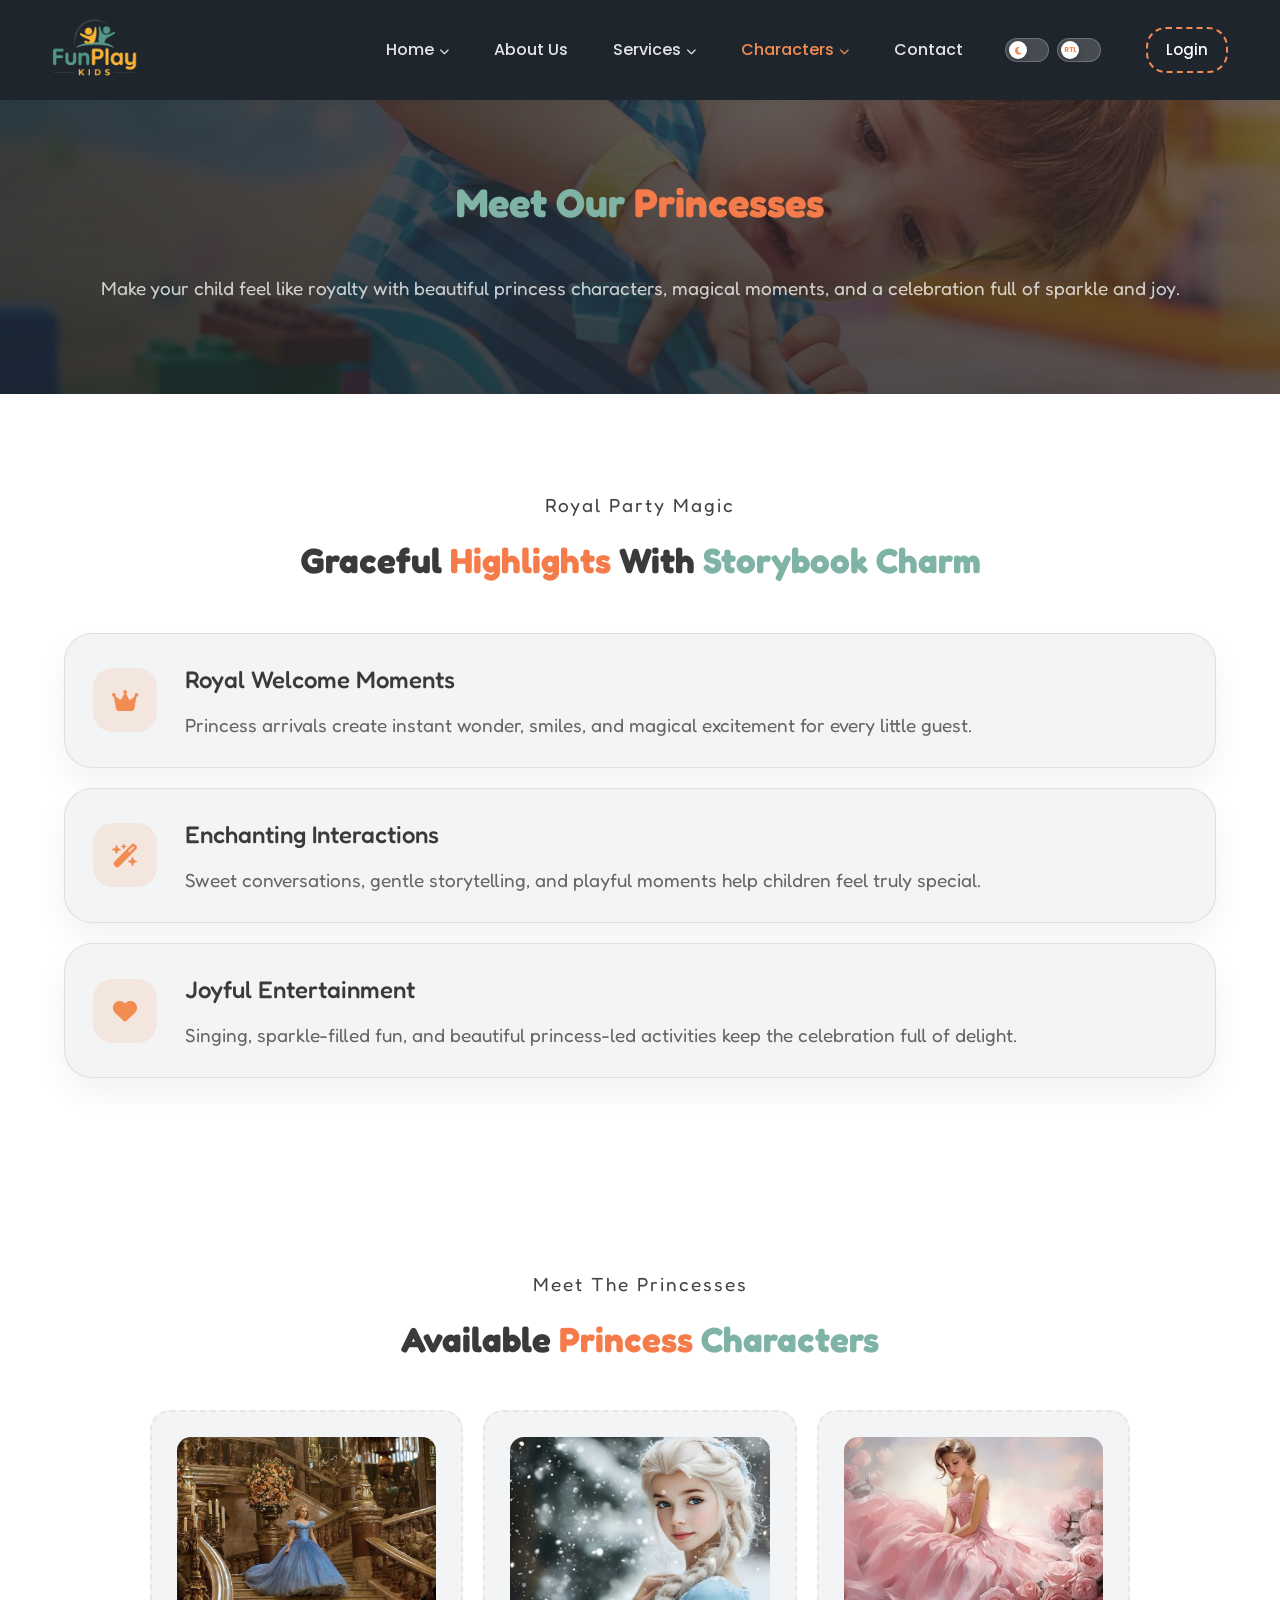
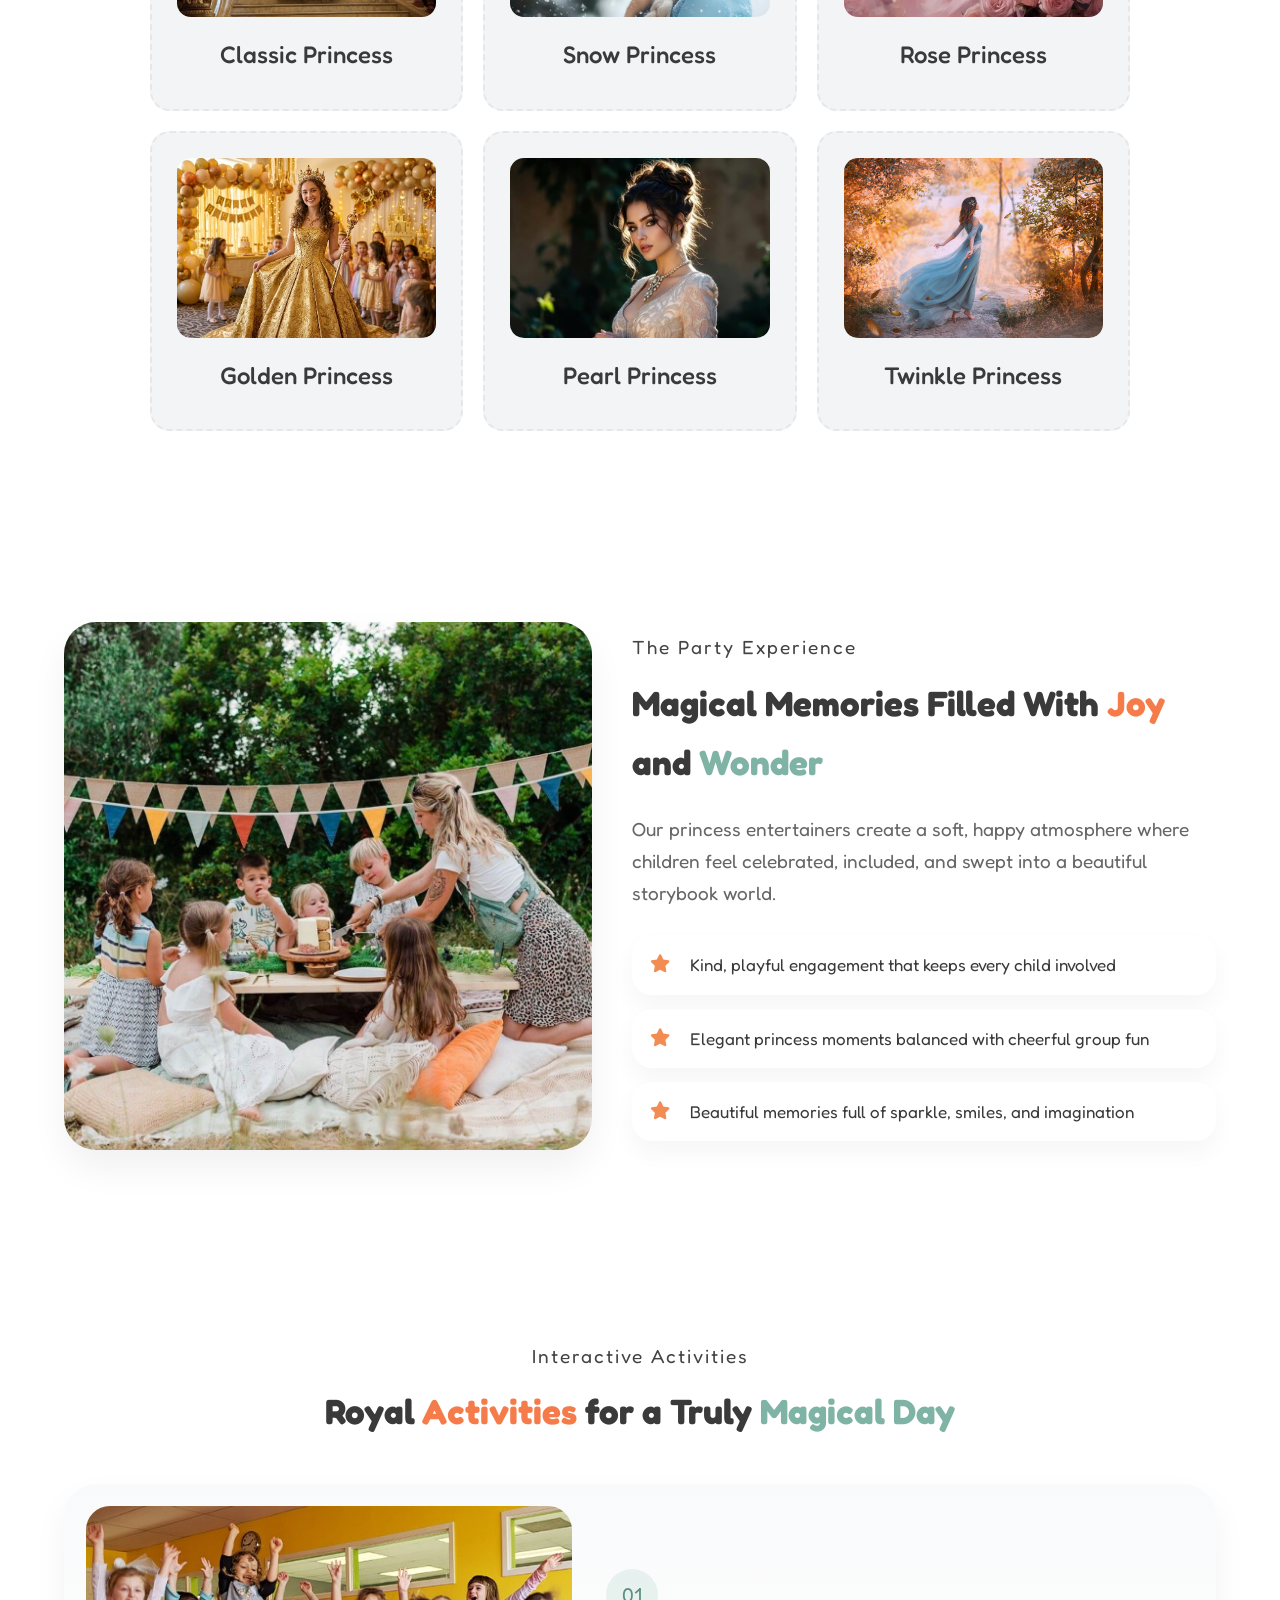
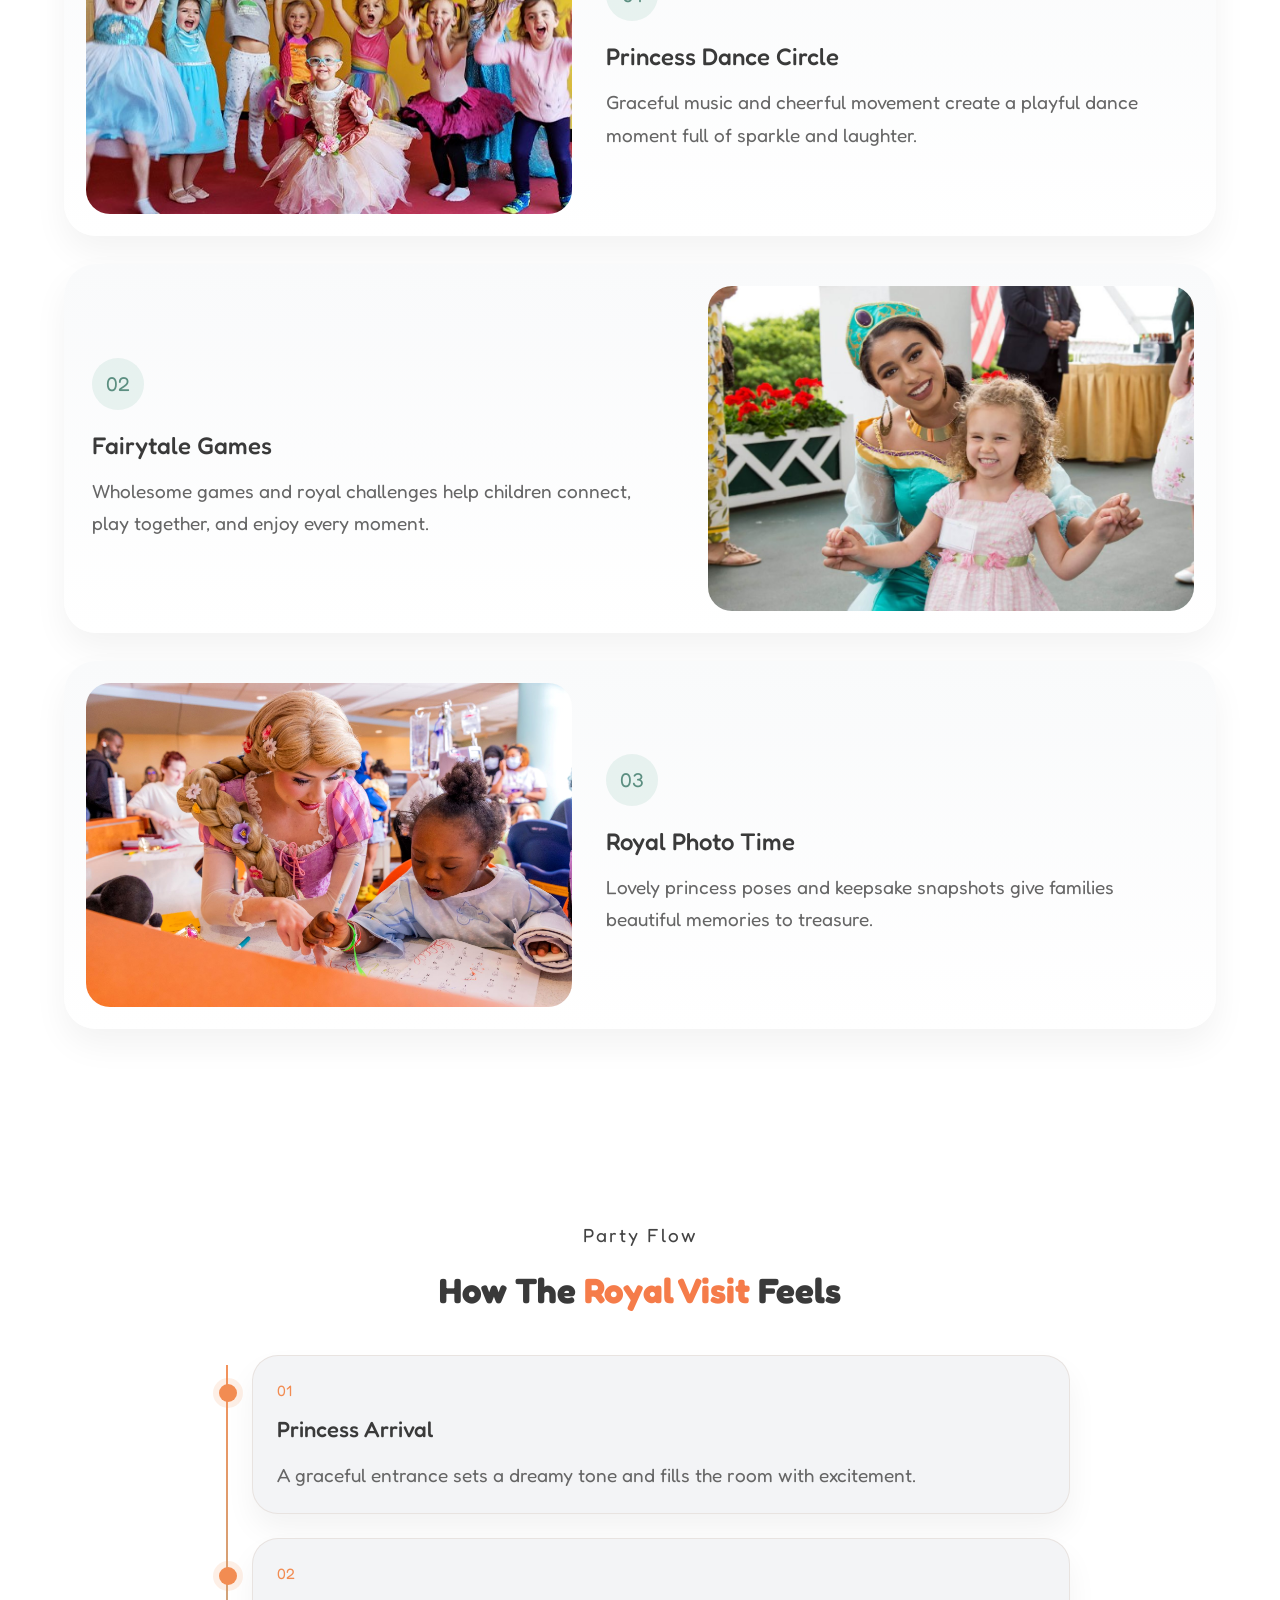
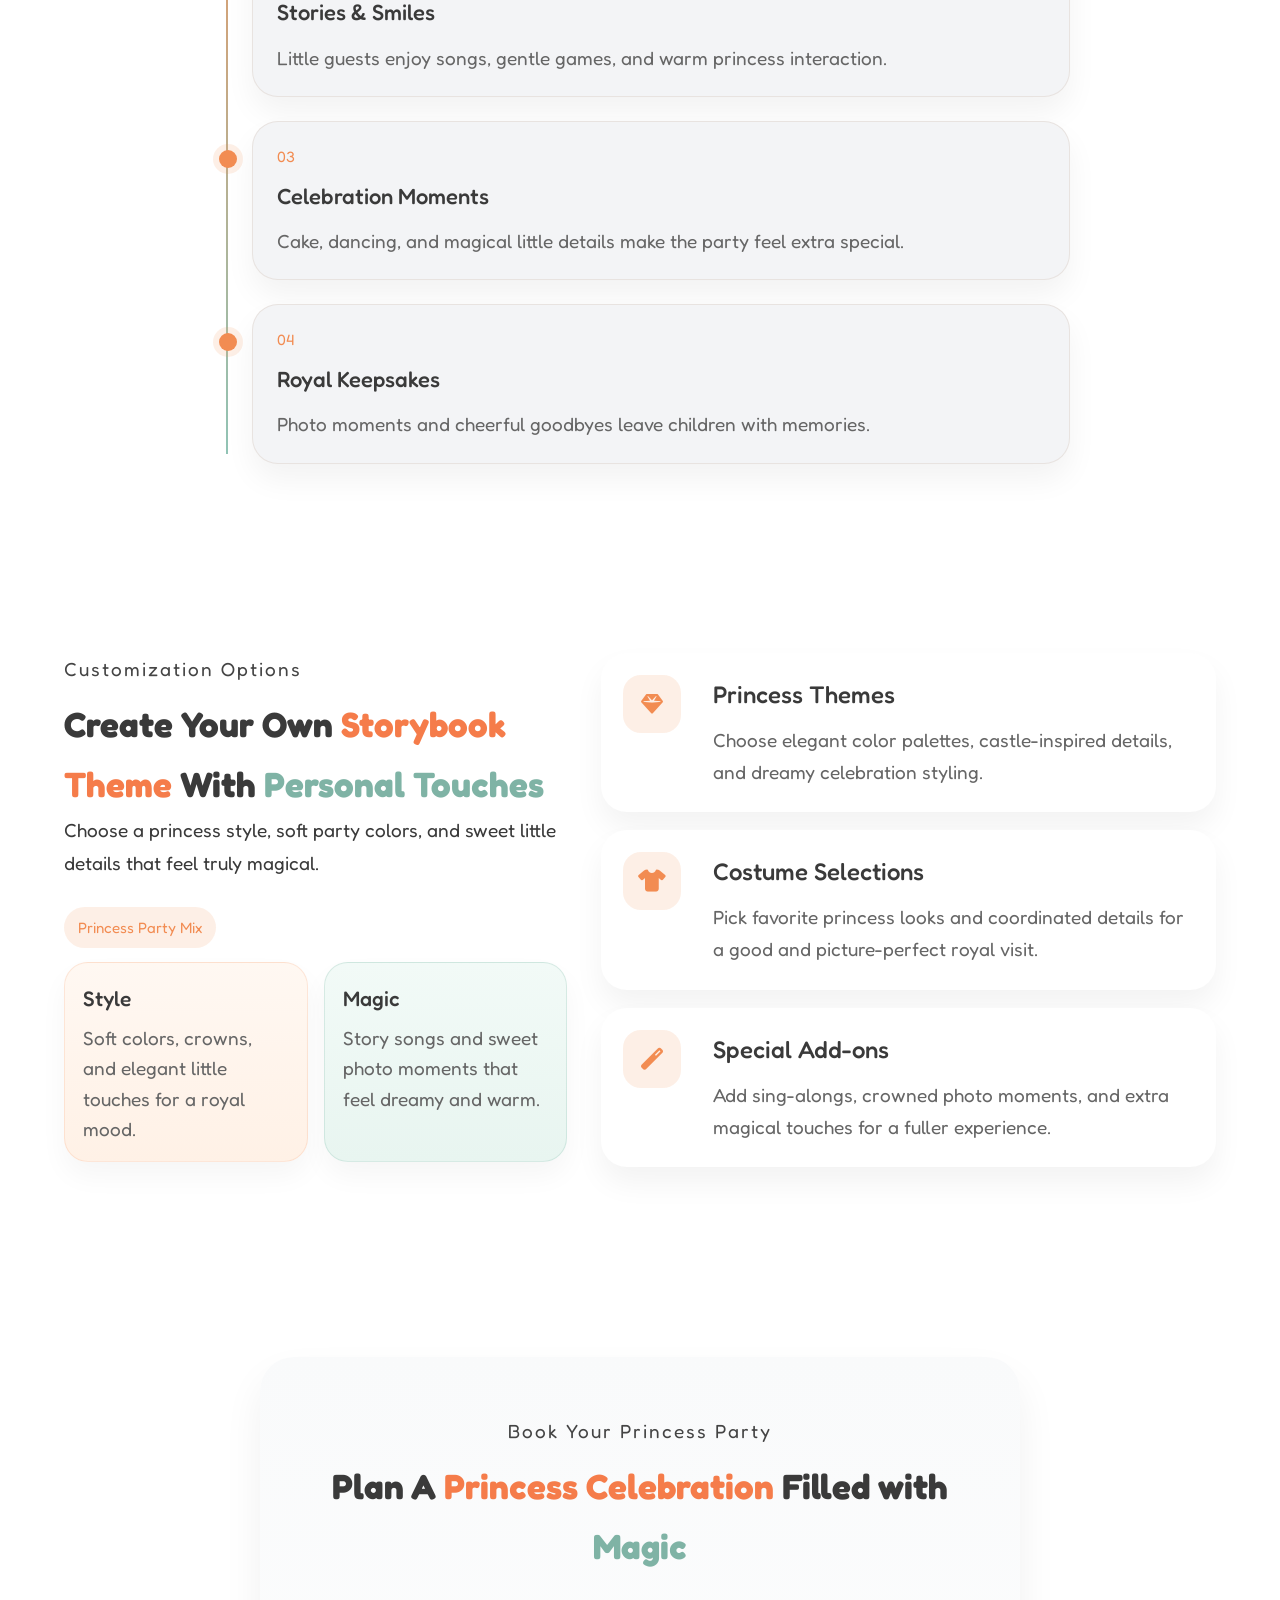
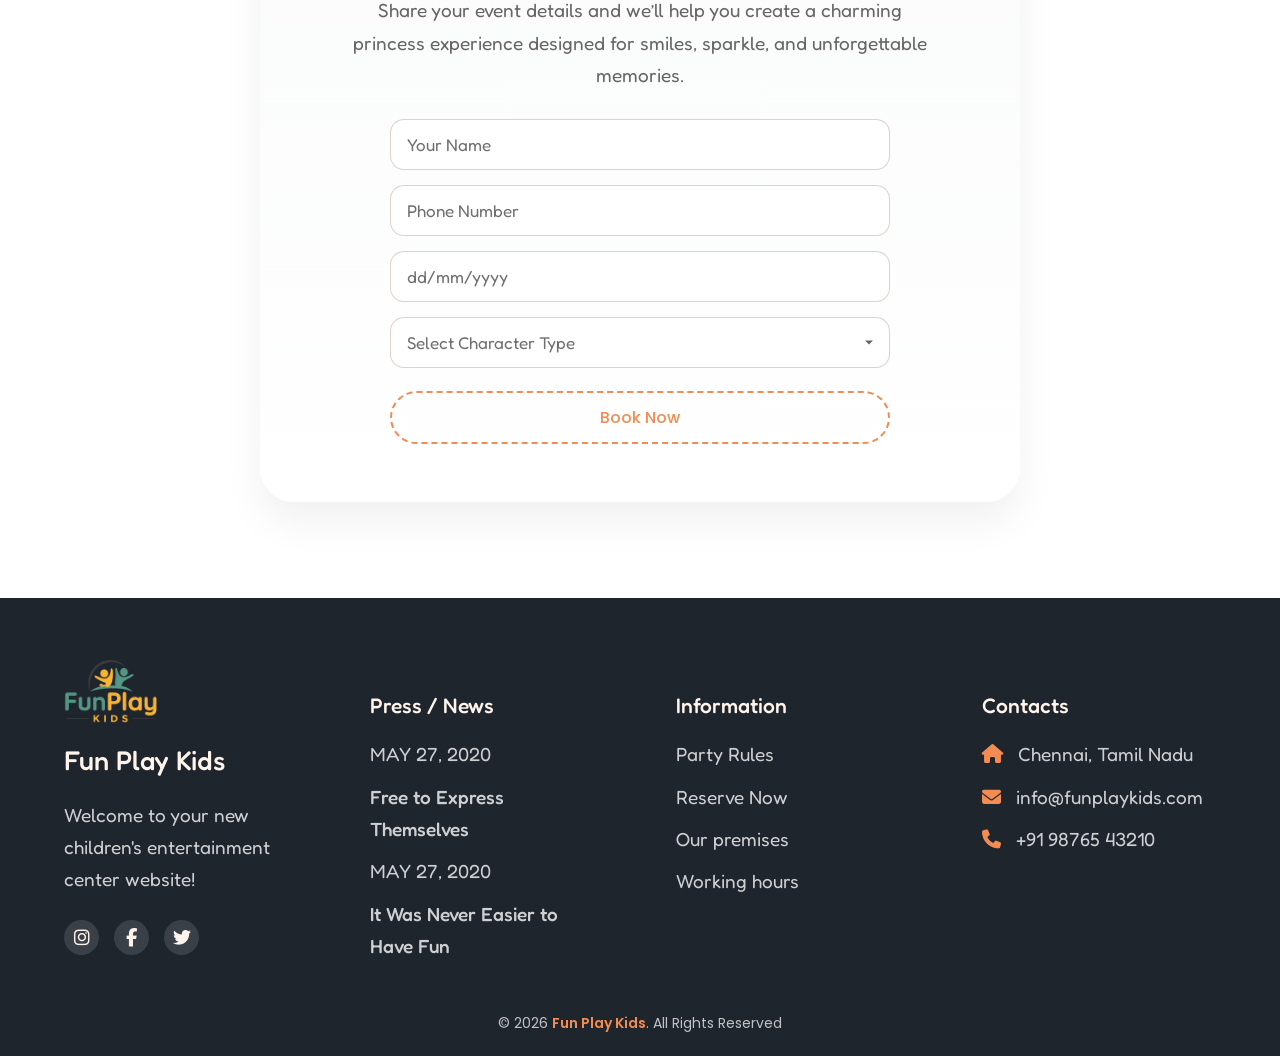
<file: princesses.html>
<!DOCTYPE html>
<html lang="en">

<head>

    <meta charset="UTF-8">
    <meta name="viewport" content="width=device-width, initial-scale=1.0">

    <title>Fun Play Kids</title>

    <link rel="icon" href="images/logo.png">

    <link href="https://fonts.googleapis.com/css2?family=Poppins:wght@300;400;600;700&display=swap" rel="stylesheet">
    <link
        href="https://fonts.googleapis.com/css2?family=Fredoka:wght@400;500;600&family=Poppins:wght@300;400;600;700&display=swap"
        rel="stylesheet">
    <link rel="stylesheet" href="https://cdnjs.cloudflare.com/ajax/libs/font-awesome/6.5.0/css/all.min.css">
    <link rel="stylesheet" href="css/style.css">
</head>

<body>

    <!-- HEADER -->

    <header class="header">

        <div class="nav">

            <div class="logo">
                <a href="index.html">
                    <img src="images/logo.png" alt="Fun Play Kids Logo">
                </a>
            </div>

            <div class="menu-toggle">
                <i class="fas fa-bars"></i>
            </div>

            <ul class="menu">
                <li class="dropdown">Home<i class="fas fa-chevron-down"></i>

                    <ul class="submenu">
                        <li><a href="index.html">Home 1</a></li>
                        <li><a href="home2.html">Home 2</a></li>
                    </ul>
                </li>

                <li><a href="about.html">About Us</a></li>

                <li class="dropdown">Services<i class="fas fa-chevron-down"></i>

                    <ul class="submenu">
                        <li><a href="birthday.html">Birthday Party</a></li>
                        <li><a href="magic.html">Magic Show</a></li>
                        <li><a href="face-painting.html">Face Painting</a></li>
                        <li><a href="pricing.html">Pricing</a></li>
                    </ul>
                </li>

                <li class="dropdown">Characters<i class="fas fa-chevron-down"></i>

                    <ul class="submenu">
                        <li><a href="superheroes.html">Superheroes</a></li>
                        <li><a href="princesses.html">Princesses</a></li>
                        <li><a href="cartoons.html">Cartoons</a></li>
                    </ul>
                </li>

                <li><a href="contact.html">Contact</a></li>

                <div class="header-actions">
                    <button type="button" class="mode-toggle" id="theme-toggle" aria-label="Toggle dark mode">
                        <span class="toggle-track">
                            <span class="toggle-thumb"><i class="fas fa-moon"></i></span>
                        </span>
                    </button>

                    <button type="button" class="mode-toggle rtl-toggle" id="rtl-toggle" aria-label="Toggle RTL mode">
                        <span class="toggle-track">
                            <span class="toggle-thumb rtl-thumb">RTL</span>
                        </span>
                    </button>
                </div>

                <a href="login.html" class="login-btn mobile-login">Login</a>

            </ul>

        </div>
    </header>




    <section class="contact-hero">
        <div class="container">

            <h2 class="section-title">
                <span class="light">Meet Our</span> <span class="highlight">Princesses</span>
            </h2>

            <p>
                Make your child feel like royalty with beautiful princess characters,
                magical moments, and a celebration full of sparkle and joy.
            </p>
            </p>

        </div>
    </section>

    <main class="character-page character-page-princesses">
        <section class="character-highlights">
            <div class="container">
                <p class="section-sub">Royal Party Magic</p>
                <h2 class="section-title">Graceful <span class="highlight">Highlights</span> With <span
                        class="light">Storybook Charm</span></h2>

                <div class="highlights-strip">
                    <article class="highlight-line interactive-card">
                        <div class="highlight-icon">
                            <i class="fas fa-crown"></i>
                        </div>
                        <div>
                            <h3>Royal Welcome Moments</h3>
                            <p>Princess arrivals create instant wonder, smiles, and magical excitement for every
                                little guest.</p>
                        </div>
                    </article>

                    <article class="highlight-line interactive-card">
                        <div class="highlight-icon">
                            <i class="fas fa-wand-magic-sparkles"></i>
                        </div>
                        <div>
                            <h3>Enchanting Interactions</h3>
                            <p>Sweet conversations, gentle storytelling, and playful moments help children feel truly
                                special.</p>
                        </div>
                    </article>

                    <article class="highlight-line interactive-card">
                        <div class="highlight-icon">
                            <i class="fas fa-heart"></i>
                        </div>
                        <div>
                            <h3>Joyful Entertainment</h3>
                            <p>Singing, sparkle-filled fun, and beautiful princess-led activities keep the celebration
                                full of delight.</p>
                        </div>
                    </article>
                </div>
            </div>
        </section>

        <section class="character-available">
            <div class="container">
                <p class="section-sub">Meet The Princesses</p>
                <h2 class="section-title">Available <span class="highlight">Princess</span> <span
                        class="light">Characters</span></h2>

                <div class="character-grid">
                    <article class="character-item">
                        <div class="character-item-image">
                            <img src="images/p1.jpg" alt="Classic princess character">
                        </div>
                        <h3>Classic Princess</h3>
                    </article>

                    <article class="character-item">
                        <div class="character-item-image">
                            <img src="images/p2.jpg" alt="Snow princess character">
                        </div>
                        <h3>Snow Princess</h3>
                    </article>

                    <article class="character-item">
                        <div class="character-item-image">
                            <img src="images/p3.jpg" alt="Rose princess character">
                        </div>
                        <h3>Rose Princess</h3>
                    </article>

                    <article class="character-item">
                        <div class="character-item-image">
                            <img src="images/p4.jpg" alt="Golden princess character">
                        </div>
                        <h3>Golden Princess</h3>
                    </article>

                    <article class="character-item">
                        <div class="character-item-image">
                            <img src="images/p6.jpg" alt="Pearl princess character">
                        </div>
                        <h3>Pearl Princess</h3>
                    </article>

                    <article class="character-item">
                        <div class="character-item-image">
                            <img src="images/p7.jpg" alt="Twinkle princess character">
                        </div>
                        <h3>Twinkle Princess</h3>
                    </article>
                </div>
            </div>
        </section>

        <section class="character-experience">
            <div class="container">
                <div class="experience-split">
                    <div class="experience-media image-hover-overlay">
                        <img src="images/kids4.jpg" alt="Kids enjoying a princess party experience">
                    </div>

                    <div class="experience-copy">
                        <p class="section-sub">The Party Experience</p>
                        <h2 class="section-title">Magical Memories Filled With <span class="highlight">Joy</span> and
                            <span class="light">Wonder</span>
                        </h2>
                        <p class="experience-intro">
                            Our princess entertainers create a soft, happy atmosphere where children feel celebrated,
                            included, and swept into a beautiful storybook world.
                        </p>

                        <ul class="experience-bullets">
                            <li><i class="fas fa-star"></i><span>Kind, playful engagement that keeps every child
                                    involved</span></li>
                            <li><i class="fas fa-star"></i><span>Elegant princess moments balanced with cheerful group
                                    fun</span></li>
                            <li><i class="fas fa-star"></i><span>Beautiful memories full of sparkle, smiles, and
                                    imagination</span></li>
                        </ul>
                    </div>
                </div>
            </div>
        </section>

        <section class="character-activities">
            <div class="container">
                <div class="activities-heading">
                    <p class="section-sub">Interactive Activities</p>
                    <h2 class="section-title">Royal <span class="highlight">Activities</span> for a Truly <span
                            class="light">Magical Day</span></h2>
                </div>

                <div class="activity-zigzag">
                    <article class="activity-row interactive-card">
                        <div class="activity-row-image image-hover-overlay">
                            <img src="images/activity4.jpg" alt="Princess dance and celebration">
                        </div>
                        <div class="activity-row-content">
                            <span>01</span>
                            <h3>Princess Dance Circle</h3>
                            <p>Graceful music and cheerful movement create a playful dance moment full of sparkle and
                                laughter.</p>
                        </div>
                    </article>

                    <article class="activity-row activity-row-reverse interactive-card">
                        <div class="activity-row-image image-hover-overlay">
                            <img src="images/activity5.jpg" alt="Princess party games">
                        </div>
                        <div class="activity-row-content">
                            <span>02</span>
                            <h3>Fairytale Games</h3>
                            <p>Wholesome games and royal challenges help children connect, play together, and enjoy
                                every moment.</p>
                        </div>
                    </article>

                    <article class="activity-row interactive-card">
                        <div class="activity-row-image image-hover-overlay">
                            <img src="images/activity6.jpg" alt="Princess photo moments">
                        </div>
                        <div class="activity-row-content">
                            <span>03</span>
                            <h3>Royal Photo Time</h3>
                            <p>Lovely princess poses and keepsake snapshots give families beautiful memories to
                                treasure.</p>
                        </div>
                    </article>
                </div>
            </div>
        </section>

        <section class="character-flow">
            <div class="container">
                <div class="character-flow-head">
                    <p class="section-sub">Party Flow</p>
                    <h2 class="section-title">How The <span class="highlight">Royal Visit</span> Feels</h2>
                </div>

                <div class="character-flow-grid">
                    <article class="flow-card">
                        <span>01</span>
                        <h3>Princess Arrival</h3>
                        <p>A graceful entrance sets a dreamy tone and fills the room with excitement.</p>
                    </article>

                    <article class="flow-card">
                        <span>02</span>
                        <h3>Stories & Smiles</h3>
                        <p>Little guests enjoy songs, gentle games, and warm princess interaction.</p>
                    </article>

                    <article class="flow-card">
                        <span>03</span>
                        <h3>Celebration Moments</h3>
                        <p>Cake, dancing, and magical little details make the party feel extra special.</p>
                    </article>

                    <article class="flow-card">
                        <span>04</span>
                        <h3>Royal Keepsakes</h3>
                        <p>Photo moments and cheerful goodbyes leave children with memories.</p>
                    </article>
                </div>
            </div>
        </section>

        <section class="character-customize">
            <div class="container">
                <div class="customize-shell">
                    <div class="customize-intro">
                        <p class="section-sub">Customization Options</p>
                        <h2 class="section-title">Create Your Own <span class="highlight">Storybook Theme</span> With
                            <span class="light">Personal Touches</span>
                        </h2>

                        <p class="customize-intro-text">
                            Choose a princess style, soft party colors, and sweet little details that feel truly
                            magical.

                        </p>

                        <div class="customize-creative-block">
                            <span class="customize-creative-tag">Princess Party Mix</span>
                            <div class="customize-creative-grid">
                                <div class="customize-creative-card">
                                    <strong>Style</strong>
                                    <p>Soft colors, crowns, and elegant little touches for a royal mood.</p>
                                </div>
                                <div class="customize-creative-card accent">
                                    <strong>Magic</strong>
                                    <p>Story songs and sweet photo moments that feel dreamy and warm.</p>
                                </div>
                            </div>
                        </div>
                    </div>

                    <div class="customize-list">
                        <article class="customize-line">
                            <i class="fas fa-gem"></i>
                            <div>
                                <h3>Princess Themes</h3>
                                <p>Choose elegant color palettes, castle-inspired details, and dreamy celebration
                                    styling.</p>
                            </div>
                        </article>

                        <article class="customize-line">
                            <i class="fas fa-shirt"></i>
                            <div>
                                <h3>Costume Selections</h3>
                                <p>Pick favorite princess looks and coordinated details for a good and picture-perfect
                                    royal
                                    visit.</p>
                            </div>
                        </article>

                        <article class="customize-line">
                            <i class="fas fa-magic"></i>
                            <div>
                                <h3>Special Add-ons</h3>
                                <p>Add sing-alongs, crowned photo moments, and extra magical touches for a fuller
                                    experience.</p>
                            </div>
                        </article>
                    </div>
                </div>
            </div>
        </section>

        <section class="character-cta">
            <div class="container">
                <div class="character-cta-box">
                    <p class="section-sub">Book Your Princess Party</p>
                    <h2 class="section-title">Plan A <span class="highlight">Princess Celebration</span> Filled with
                        <span class="light">Magic</span>
                    </h2>
                    <p class="character-cta-text">
                        Share your event details and we’ll help you create a charming princess experience designed for
                        smiles, sparkle, and unforgettable memories.
                    </p>

                    <form class="character-form">
                        <input type="text" name="name" placeholder="Your Name">
                        <input type="tel" name="phone" placeholder="Phone Number">
                        <input type="date" name="date">
                        <select name="character-type" required>
                            <option value="">Select Character Type</option>
                            <option value="superhero">Superhero</option>
                            <option value="princess">Princess</option>
                            <option value="cartoon">Cartoon</option>
                        </select>
                        <button type="submit" class="cta-btn">Book Now</button>
                    </form>
                </div>
            </div>
        </section>
    </main>

    <!-- FOOTER -->

    <footer class="footer">
        <div class="container footer-container">
            <div class="footer-col">
                <a href="index.html"><img src="images/logo.png" alt="logo" class="footer-logo"></a>
                <h2>Fun Play Kids</h2>
                <p>Welcome to your new children's entertainment center website!
                </p>
                <div class="socials">
                    <i class="fab fa-instagram"></i>
                    <i class="fab fa-facebook-f"></i>
                    <i class="fab fa-twitter"></i>
                </div>
            </div>

            <div class="footer-col">
                <h3>Press / News</h3>

                <p class="date">MAY 27, 2020</p>
                <p><strong>Free to Express Themselves</strong></p>

                <p class="date">MAY 27, 2020</p>
                <p><strong>It Was Never Easier to Have Fun</strong></p>
            </div>

            <div class="footer-col">
                <h3>Information</h3>
                <p>Party Rules</p>
                <p>Reserve Now</p>
                <p>Our premises</p>
                <p>Working hours</p>
            </div>

            <div class="footer-col">
                <h3>Contacts</h3>
                <p><i class="fas fa-home"></i> Chennai, Tamil Nadu</p>
                <p><i class="fas fa-envelope"></i> info@funplaykids.com</p>
                <p><i class="fas fa-phone"></i> +91 98765 43210</p>
            </div>

        </div>

        <div class="footer-bottom">
            © 2026 <span>Fun Play Kids</span>. All Rights Reserved
        </div>
    </footer>


    <button id="scrollTopBtn">
        <i class="fas fa-arrow-up"></i>
    </button>

    <script src="js/main.js"></script>
    <script src="js/characters.js"></script>


</body>

</html>
</file>
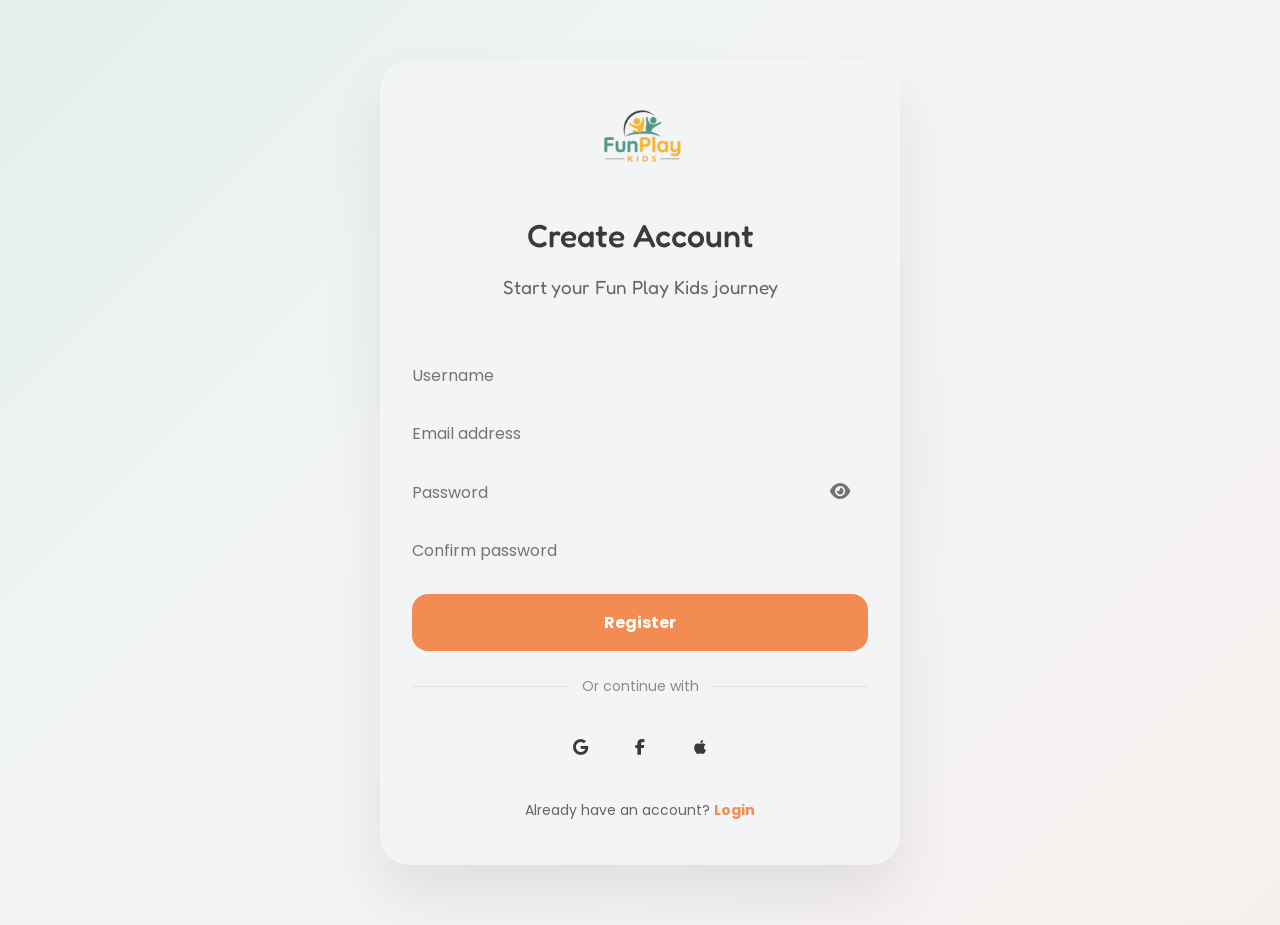
<file: register.html>
<!DOCTYPE html>
<html lang="en">

<head>

    <meta charset="UTF-8">
    <meta name="viewport" content="width=device-width, initial-scale=1.0">

    <title>Fun Play Kids - Register</title>

    <link rel="icon" href="images/logo.png">

    <link href="https://fonts.googleapis.com/css2?family=Poppins:wght@300;400;600;700&display=swap" rel="stylesheet">
    <link
        href="https://fonts.googleapis.com/css2?family=Fredoka:wght@400;500;600&family=Poppins:wght@300;400;600;700&display=swap"
        rel="stylesheet">
    <link rel="stylesheet" href="https://cdnjs.cloudflare.com/ajax/libs/font-awesome/6.5.0/css/all.min.css">
    <link rel="stylesheet" href="css/style.css">
</head>

<body>
    <main class="login-page">
        <div class="login-right-panel">
            <div class="login-inner">
                <div class="auth-logo">
                    <a href="index.html" class="logo-link">
                        <img src="images/logo.png" alt="Fun Play Kids logo">
                    </a>
                </div>
                <h2 class="welcome">Create Account</h2>
                <p class="sub">Start your Fun Play Kids journey</p>

                <form id="register-form" class="login-form" action="#" method="post">
                    <div class="input-box">
                        <input type="text" name="username" placeholder="Username" required>
                    </div>
                    <div class="input-box">
                        <input type="email" name="email" placeholder="Email address" required>
                    </div>
                    <div class="input-box password-box">
                        <input id="password" name="password" type="password" placeholder="Password" required>
                        <i class="fas fa-eye toggle-eye"></i>
                    </div>
                    <div class="input-box password-box">
                        <input type="password" name="confirm_password" placeholder="Confirm password" required>
                    </div>

                    <button type="submit" class="login-btn-main">Register</button>

                    <div class="divider"><span>Or continue with</span></div>

                    <div class="social-login">
                        <button type="button" class="icon-btn google"><i class="fab fa-google"></i></button>
                        <button type="button" class="icon-btn facebook"><i class="fab fa-facebook-f"></i></button>
                        <button type="button" class="icon-btn apple"><i class="fab fa-apple"></i></button>
                    </div>
                    <div class="auth-switch">
                        Already have an account? <a href="login.html">Login</a>
                    </div>
                </form>
                <div id="register-success" class="success-popup">Registered successfully!</div>
            </div>
        </div>
    </main>

    <script src="js/main.js"></script>
</body>

</html>
</file>
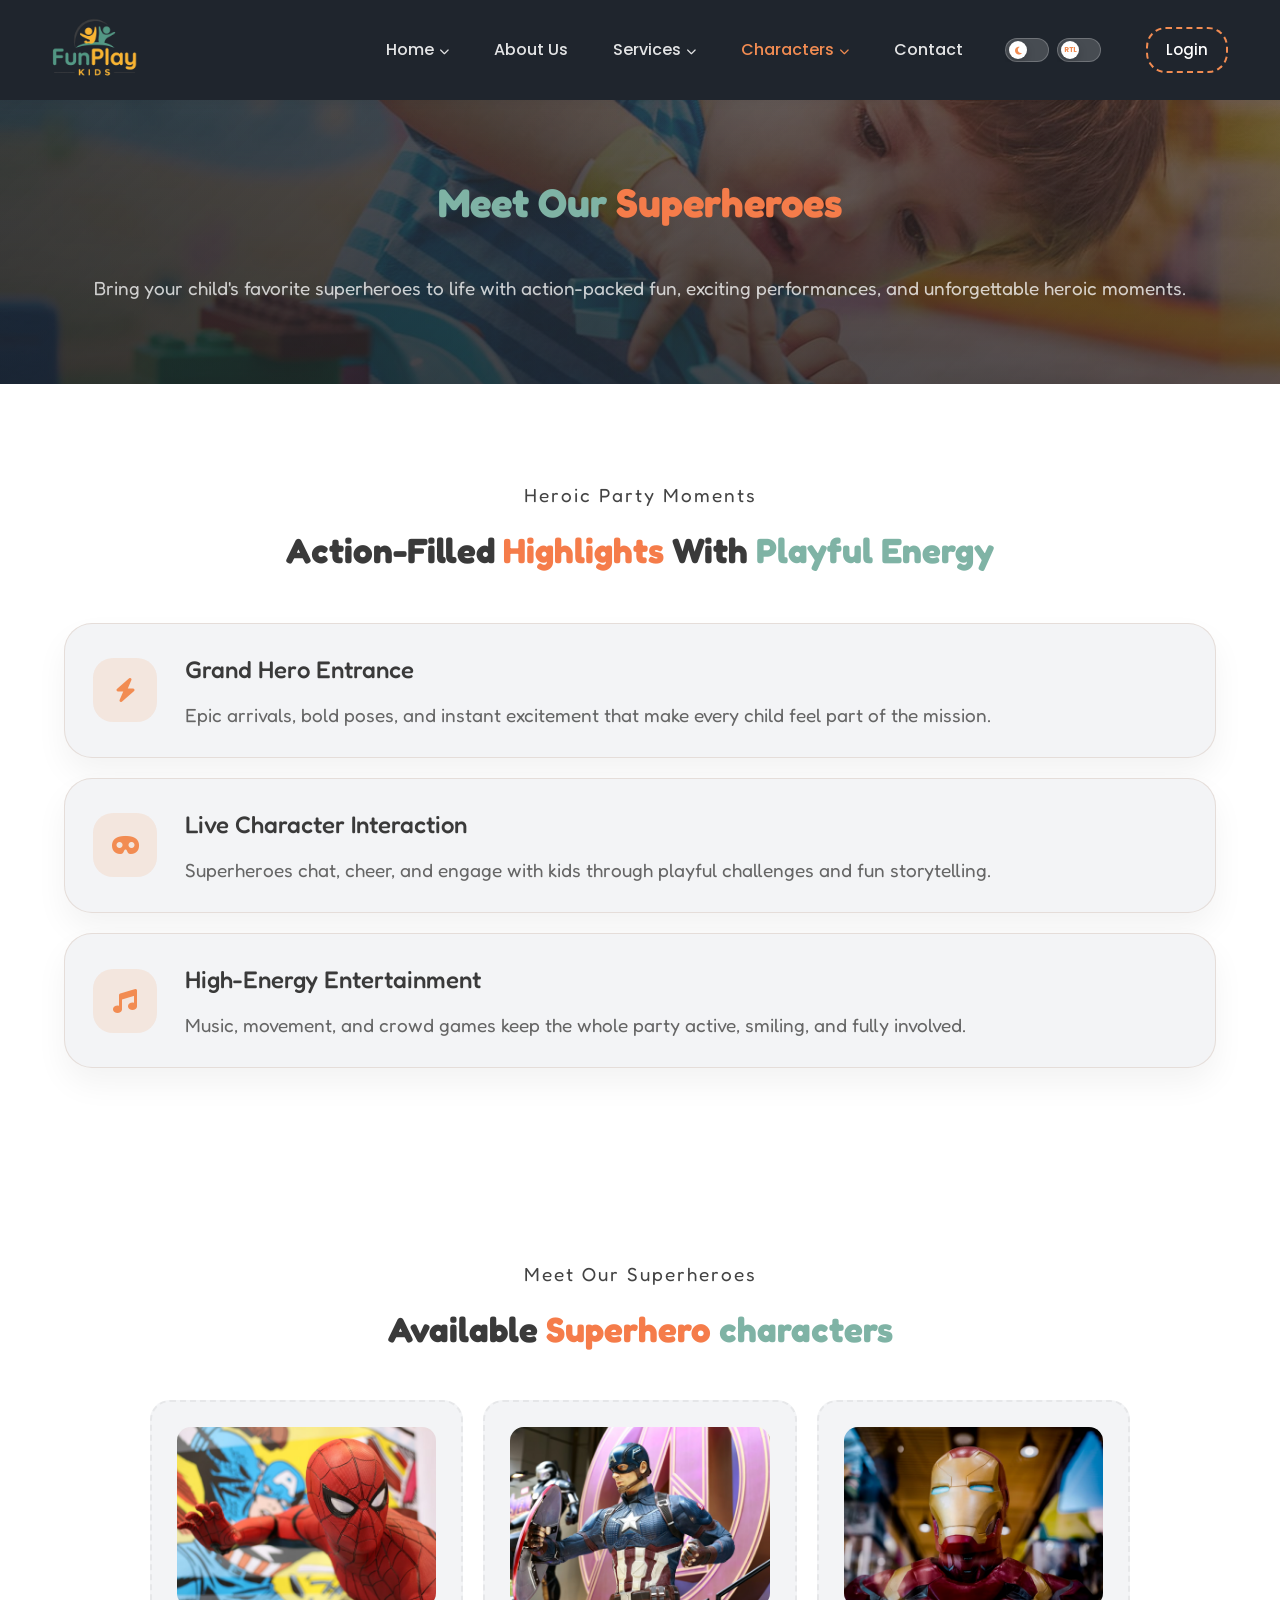
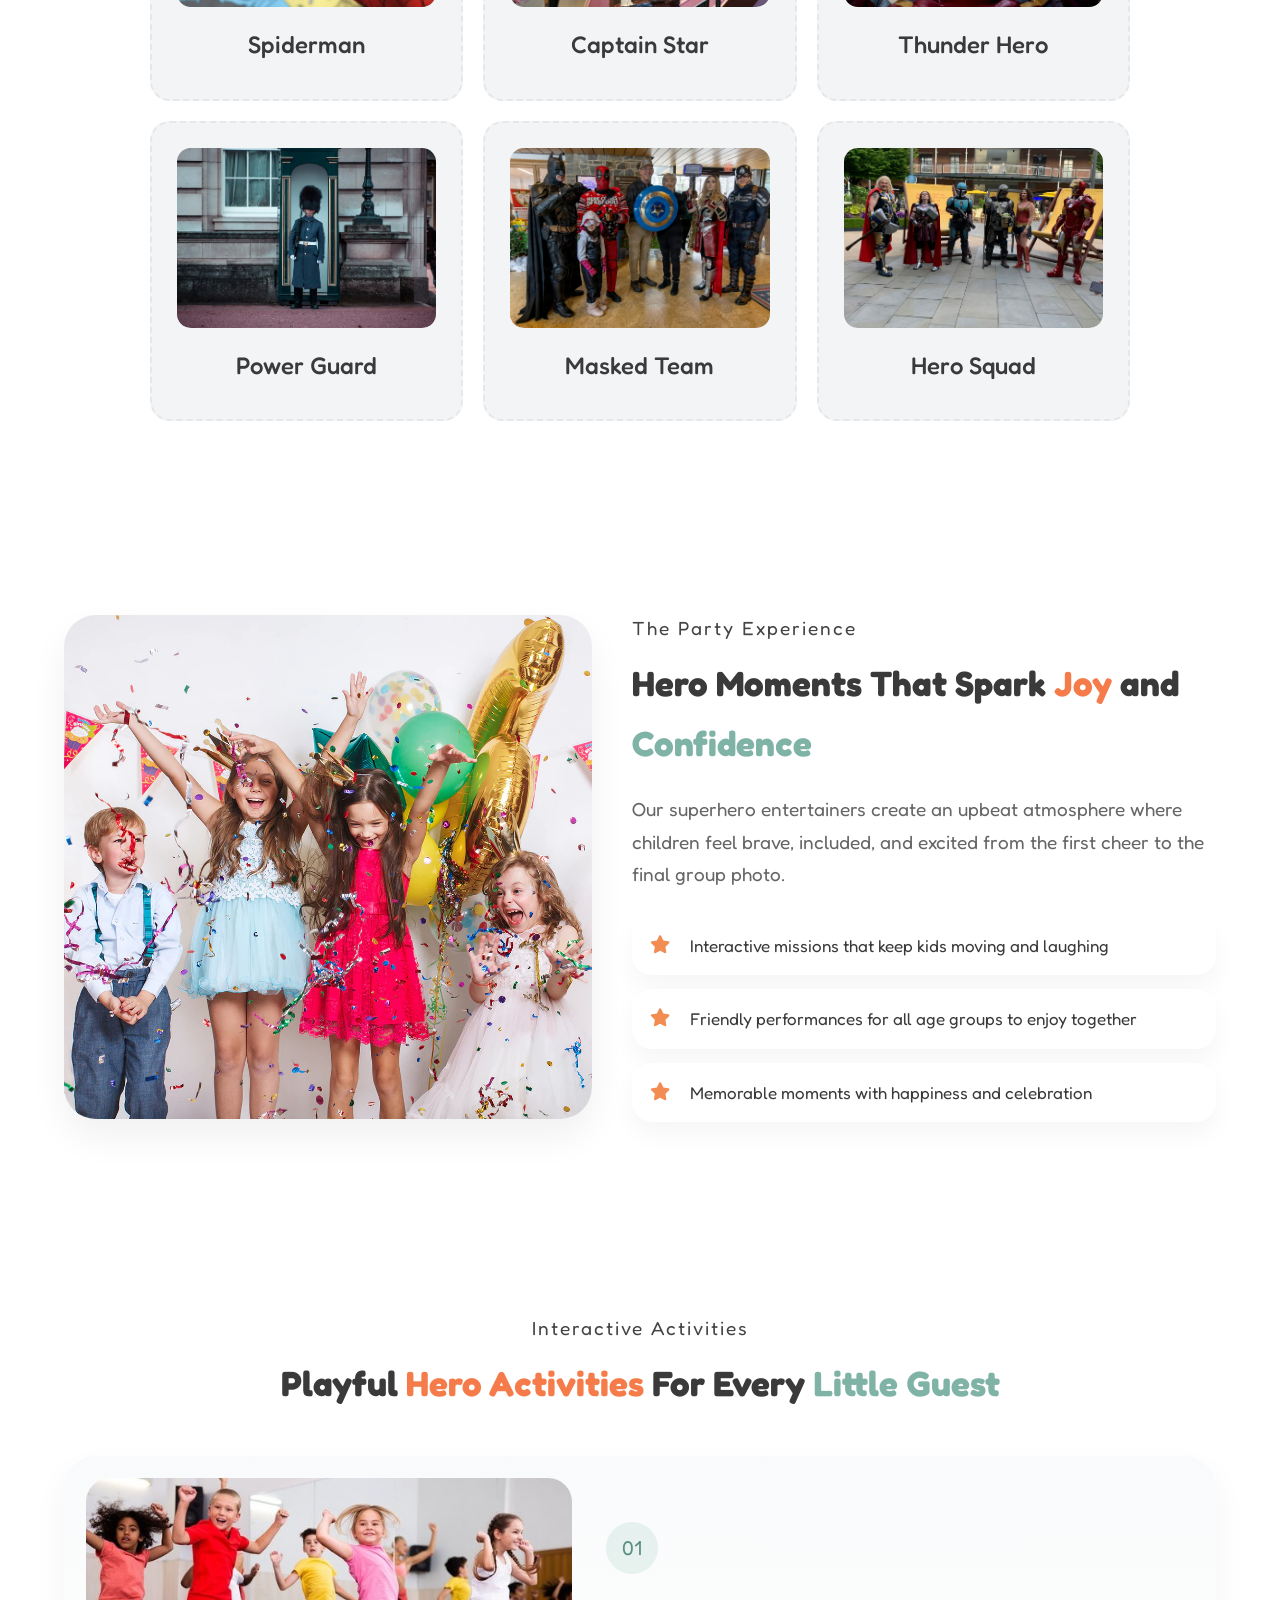
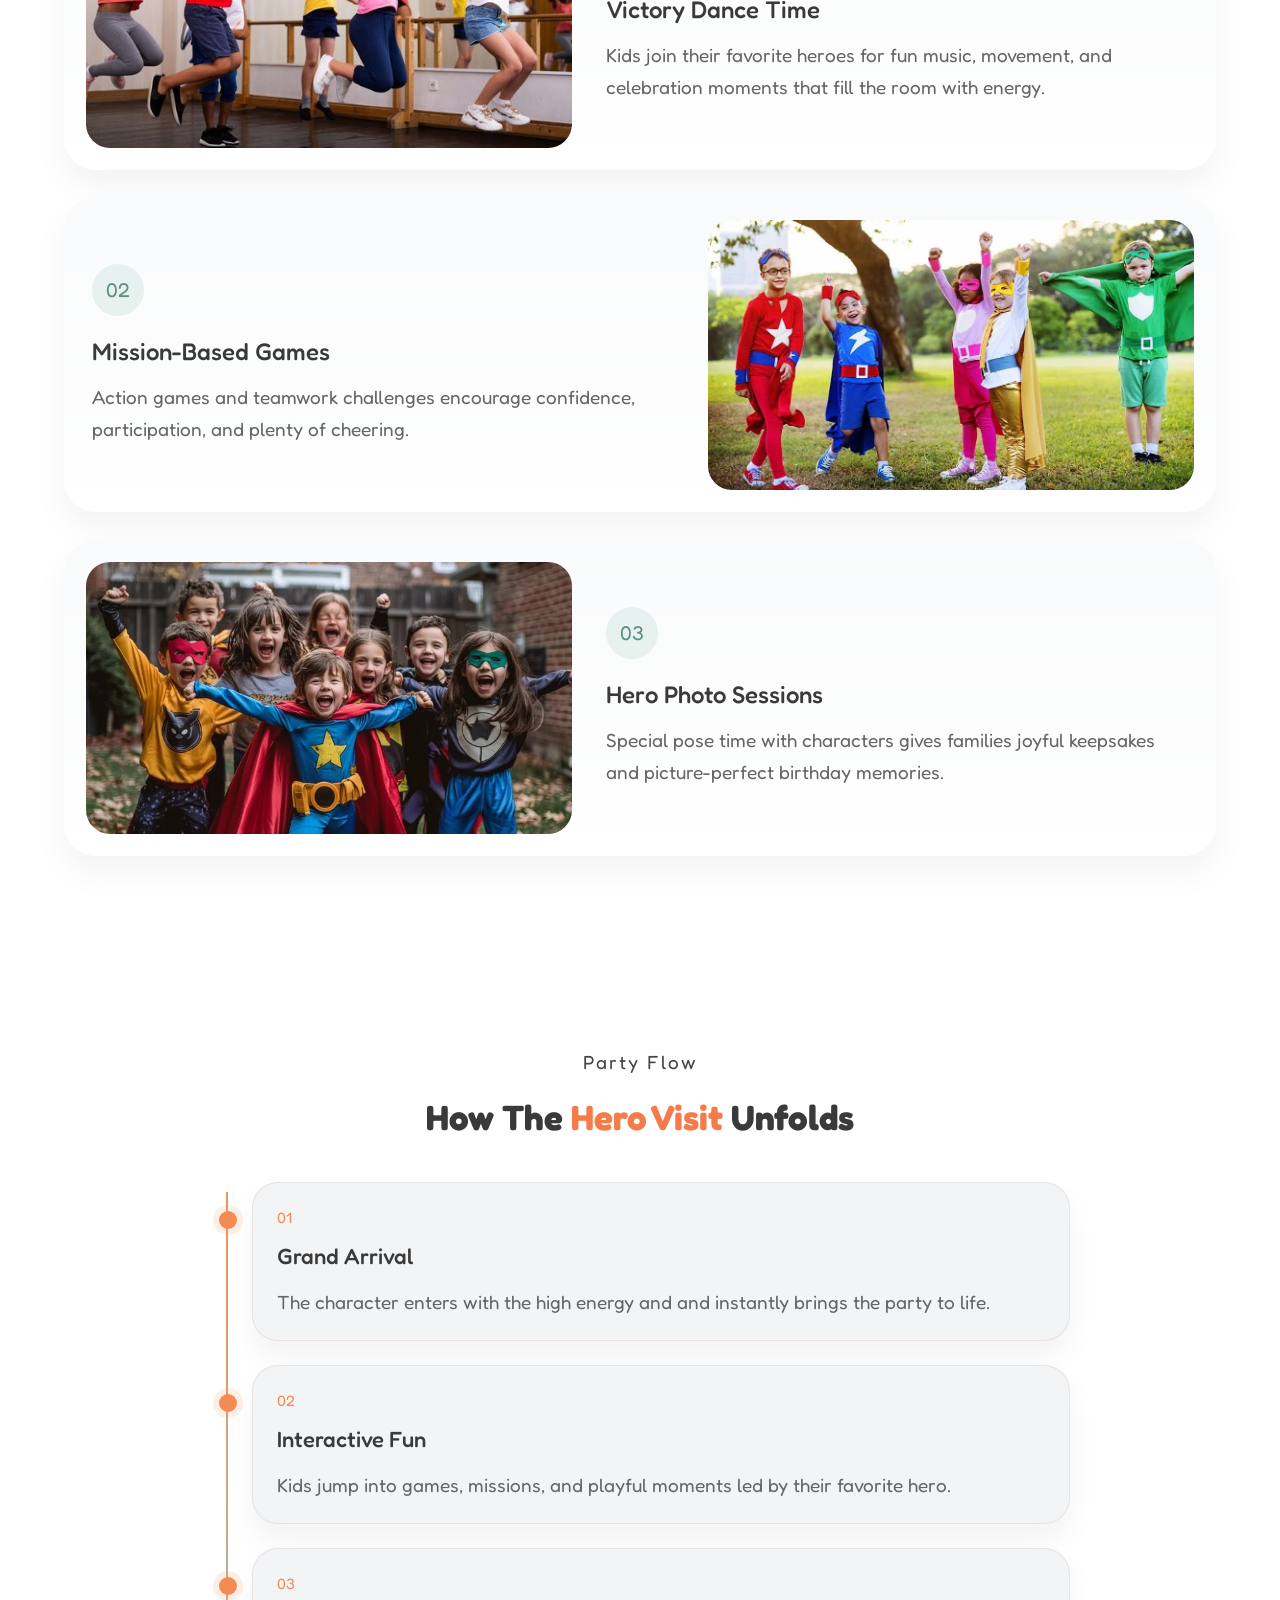
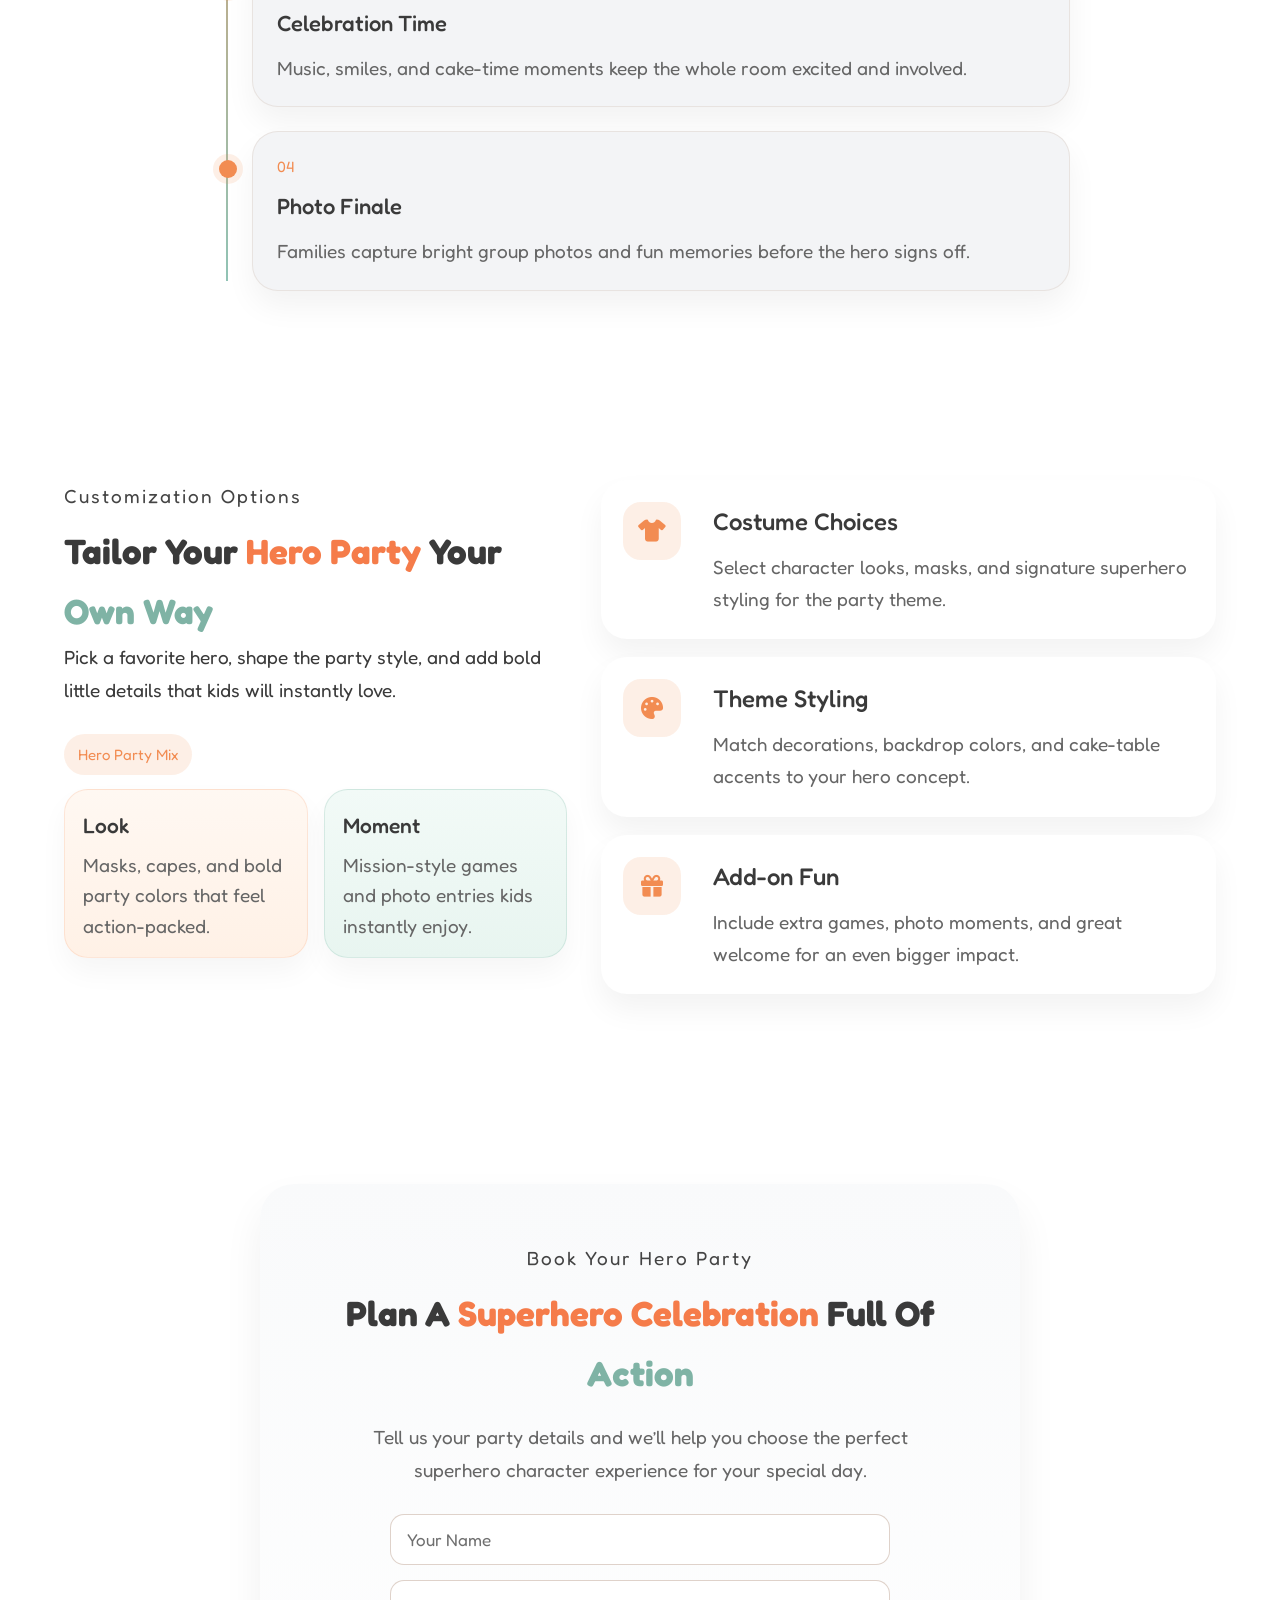
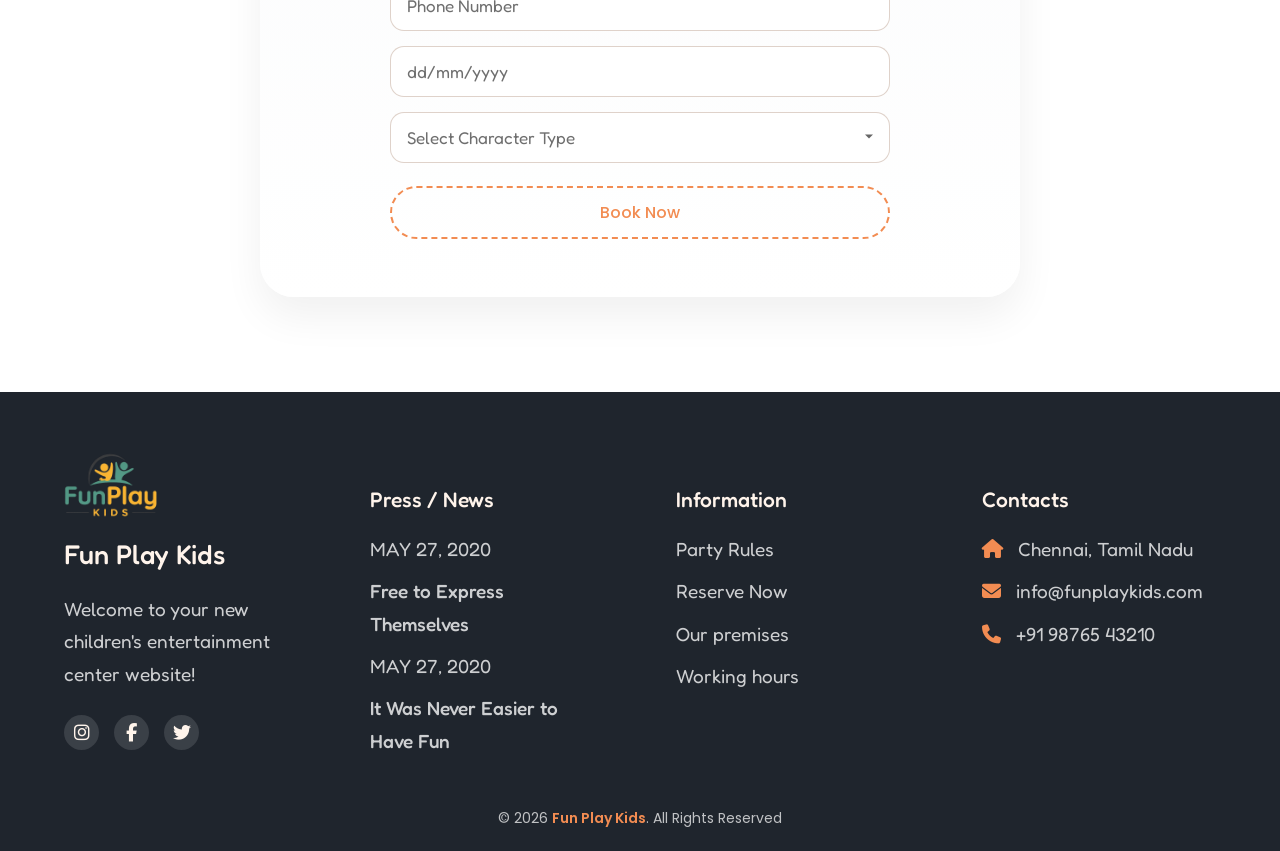
<file: superheroes.html>
<!DOCTYPE html>
<html lang="en">

<head>

    <meta charset="UTF-8">
    <meta name="viewport" content="width=device-width, initial-scale=1.0">

    <title>Fun Play Kids</title>

    <link rel="icon" href="images/logo.png">

    <link href="https://fonts.googleapis.com/css2?family=Poppins:wght@300;400;600;700&display=swap" rel="stylesheet">
    <link
        href="https://fonts.googleapis.com/css2?family=Fredoka:wght@400;500;600&family=Poppins:wght@300;400;600;700&display=swap"
        rel="stylesheet">
    <link rel="stylesheet" href="https://cdnjs.cloudflare.com/ajax/libs/font-awesome/6.5.0/css/all.min.css">
    <link rel="stylesheet" href="css/style.css">
</head>

<body>

    <!-- HEADER -->

    <header class="header">

        <div class="nav">

            <div class="logo">
                <a href="index.html">
                    <img src="images/logo.png" alt="Fun Play Kids Logo">
                </a>
            </div>

            <div class="menu-toggle">
                <i class="fas fa-bars"></i>
            </div>

            <ul class="menu">
                <li class="dropdown">Home<i class="fas fa-chevron-down"></i>

                    <ul class="submenu">
                        <li><a href="index.html">Home 1</a></li>
                        <li><a href="home2.html">Home 2</a></li>
                    </ul>
                </li>

                <li><a href="about.html">About Us</a></li>

                <li class="dropdown">Services<i class="fas fa-chevron-down"></i>

                    <ul class="submenu">
                        <li><a href="birthday.html">Birthday Party</a></li>
                        <li><a href="magic.html">Magic Show</a></li>
                        <li><a href="face-painting.html">Face Painting</a></li>
                        <li><a href="pricing.html">Pricing</a></li>
                    </ul>
                </li>

                <li class="dropdown">Characters<i class="fas fa-chevron-down"></i>

                    <ul class="submenu">
                        <li><a href="superheroes.html">Superheroes</a></li>
                        <li><a href="princesses.html">Princesses</a></li>
                        <li><a href="cartoons.html">Cartoons</a></li>
                    </ul>
                </li>

                <li><a href="contact.html">Contact</a></li>

                <div class="header-actions">
                    <button type="button" class="mode-toggle" id="theme-toggle" aria-label="Toggle dark mode">
                        <span class="toggle-track">
                            <span class="toggle-thumb"><i class="fas fa-moon"></i></span>
                        </span>
                    </button>

                    <button type="button" class="mode-toggle rtl-toggle" id="rtl-toggle" aria-label="Toggle RTL mode">
                        <span class="toggle-track">
                            <span class="toggle-thumb rtl-thumb">RTL</span>
                        </span>
                    </button>
                </div>

                <a href="login.html" class="login-btn mobile-login">Login</a>

            </ul>

        </div>
    </header>


    <section class="contact-hero">
        <div class="container">

            <h2 class="section-title">
                <span class="light">Meet Our</span> <span class="highlight">Superheroes</span>
            </h2>

            <p>
                Bring your child's favorite superheroes to life with action-packed fun,
                exciting performances, and unforgettable heroic moments.
            </p>

        </div>
    </section>

    <main class="character-page character-page-superheroes">
        <section class="character-highlights">
            <div class="container">
                <p class="section-sub">Heroic Party Moments</p>
                <h2 class="section-title">Action-Filled <span class="highlight">Highlights</span> With <span
                        class="light">Playful Energy</span></h2>

                <div class="highlights-strip">
                    <article class="highlight-line interactive-card">
                        <div class="highlight-icon">
                            <i class="fas fa-bolt"></i>
                        </div>
                        <div>
                            <h3>Grand Hero Entrance</h3>
                            <p>Epic arrivals, bold poses, and instant excitement that make every child feel part of the
                                mission.</p>
                        </div>
                    </article>

                    <article class="highlight-line interactive-card">
                        <div class="highlight-icon">
                            <i class="fas fa-mask"></i>
                        </div>
                        <div>
                            <h3>Live Character Interaction</h3>
                            <p>Superheroes chat, cheer, and engage with kids through playful challenges and fun
                                storytelling.</p>
                        </div>
                    </article>

                    <article class="highlight-line interactive-card">
                        <div class="highlight-icon">
                            <i class="fas fa-music"></i>
                        </div>
                        <div>
                            <h3>High-Energy Entertainment</h3>
                            <p>Music, movement, and crowd games keep the whole party active, smiling, and fully
                                involved.</p>
                        </div>
                    </article>
                </div>
            </div>
        </section>

        <section class="character-available">
            <div class="container">
                <p class="section-sub">Meet Our Superheroes</p>
                <h2 class="section-title">Available <span class="highlight">Superhero</span> <span
                        class="light">characters</span></h2>

                <div class="character-grid">
                    <article class="character-item">
                        <div class="character-item-image">
                            <img src="images/s1.jpg" alt="Spiderman character">
                        </div>
                        <h3>Spiderman</h3>
                    </article>

                    <article class="character-item">
                        <div class="character-item-image">
                            <img src="images/s2.jpg" alt="Captain style hero character">
                        </div>
                        <h3>Captain Star</h3>
                    </article>

                    <article class="character-item">
                        <div class="character-item-image">
                            <img src="images/s3.jpg" alt="Thunder hero character">
                        </div>
                        <h3>Thunder Hero</h3>
                    </article>

                    <article class="character-item">
                        <div class="character-item-image">
                            <img src="images/s4.jpg" alt="Power guard hero character">
                        </div>
                        <h3>Power Guard</h3>
                    </article>

                    <article class="character-item">
                        <div class="character-item-image">
                            <img src="images/s5.jpg" alt="Masked team hero character">
                        </div>
                        <h3>Masked Team</h3>
                    </article>

                    <article class="character-item">
                        <div class="character-item-image">
                            <img src="images/s6.jpg" alt="Hero squad character team">
                        </div>
                        <h3>Hero Squad</h3>
                    </article>

                </div>
            </div>
        </section>

        <section class="character-experience">
            <div class="container">
                <div class="experience-split">
                    <div class="experience-media image-hover-overlay">
                        <img src="images/kids-party3.jpg" alt="Kids enjoying a superhero party experience">
                    </div>

                    <div class="experience-copy">
                        <p class="section-sub">The Party Experience</p>
                        <h2 class="section-title">Hero Moments That Spark <span class="highlight">Joy</span> and <span
                                class="light">Confidence</span></h2>
                        <p class="experience-intro">
                            Our superhero entertainers create an upbeat atmosphere where children feel brave, included,
                            and excited from the first cheer to the final group photo.
                        </p>

                        <ul class="experience-bullets">
                            <li><i class="fas fa-star"></i><span>Interactive missions that keep kids moving and
                                    laughing</span></li>
                            <li><i class="fas fa-star"></i><span>Friendly performances for all age groups to enjoy
                                    together</span></li>
                            <li><i class="fas fa-star"></i><span>Memorable moments with happiness and
                                    celebration</span></li>
                        </ul>
                    </div>
                </div>
            </div>
        </section>

        <section class="character-activities">
            <div class="container">
                <div class="activities-heading">
                    <p class="section-sub">Interactive Activities</p>
                    <h2 class="section-title">Playful <span class="highlight">Hero Activities</span> For Every <span
                            class="light">Little Guest</span></h2>
                </div>

                <div class="activity-zigzag">
                    <article class="activity-row interactive-card">
                        <div class="activity-row-image image-hover-overlay">
                            <img src="images/activity1.jpg" alt="Superhero dance party">
                        </div>
                        <div class="activity-row-content">
                            <span>01</span>
                            <h3>Victory Dance Time</h3>
                            <p>Kids join their favorite heroes for fun music, movement, and celebration moments that
                                fill the room with energy.</p>
                        </div>
                    </article>

                    <article class="activity-row activity-row-reverse interactive-card">
                        <div class="activity-row-image image-hover-overlay">
                            <img src="images/activity2.jpg" alt="Superhero games with children">
                        </div>
                        <div class="activity-row-content">
                            <span>02</span>
                            <h3>Mission-Based Games</h3>
                            <p>Action games and teamwork challenges encourage confidence, participation, and plenty of
                                cheering.</p>
                        </div>
                    </article>

                    <article class="activity-row interactive-card">
                        <div class="activity-row-image image-hover-overlay">
                            <img src="images/activity3.jpg" alt="Superhero photo moments">
                        </div>
                        <div class="activity-row-content">
                            <span>03</span>
                            <h3>Hero Photo Sessions</h3>
                            <p>Special pose time with characters gives families joyful keepsakes and picture-perfect
                                birthday memories.</p>
                        </div>
                    </article>
                </div>
            </div>
        </section>

        <section class="character-flow">
            <div class="container">
                <div class="character-flow-head">
                    <p class="section-sub">Party Flow</p>
                    <h2 class="section-title">How The <span class="highlight">Hero Visit</span> Unfolds</h2>
                </div>

                <div class="character-flow-grid">
                    <article class="flow-card">
                        <span>01</span>
                        <h3>Grand Arrival</h3>
                        <p>The character enters with the high energy and and instantly brings the party to
                            life.</p>
                    </article>

                    <article class="flow-card">
                        <span>02</span>
                        <h3>Interactive Fun</h3>
                        <p>Kids jump into games, missions, and playful moments led by their favorite hero.</p>
                    </article>

                    <article class="flow-card">
                        <span>03</span>
                        <h3>Celebration Time</h3>
                        <p>Music, smiles, and cake-time moments keep the whole room excited and involved.</p>
                    </article>

                    <article class="flow-card">
                        <span>04</span>
                        <h3>Photo Finale</h3>
                        <p>Families capture bright group photos and fun memories before the hero signs off.</p>
                    </article>
                </div>
            </div>
        </section>

        <section class="character-customize">
            <div class="container">
                <div class="customize-shell">
                    <div class="customize-intro">
                        <p class="section-sub">Customization Options</p>
                        <h2 class="section-title">Tailor Your <span class="highlight">Hero Party</span> Your <span
                                class="light">Own Way</span></h2>

                        <p class="customize-intro-text">
                            Pick a favorite hero, shape the party style, and add bold little details that kids will
                            instantly love.

                        </p>

                        <div class="customize-creative-block">
                            <span class="customize-creative-tag">Hero Party Mix</span>
                            <div class="customize-creative-grid">
                                <div class="customize-creative-card">
                                    <strong>Look</strong>
                                    <p>Masks, capes, and bold party colors that feel action-packed.</p>
                                </div>
                                <div class="customize-creative-card accent">
                                    <strong>Moment</strong>
                                    <p>Mission-style games and photo entries kids instantly enjoy.</p>
                                </div>
                            </div>
                        </div>
                    </div>

                    <div class="customize-list">
                        <article class="customize-line">
                            <i class="fas fa-shirt"></i>
                            <div>
                                <h3>Costume Choices</h3>
                                <p>Select character looks, masks, and signature superhero styling for the party theme.
                                </p>
                            </div>
                        </article>

                        <article class="customize-line">
                            <i class="fas fa-palette"></i>
                            <div>
                                <h3>Theme Styling</h3>
                                <p>Match decorations, backdrop colors, and cake-table accents to your hero concept.</p>
                            </div>
                        </article>

                        <article class="customize-line">
                            <i class="fas fa-gift"></i>
                            <div>
                                <h3>Add-on Fun</h3>
                                <p>Include extra games, photo moments, and great welcome for an even bigger impact.
                                </p>
                            </div>
                        </article>
                    </div>
                </div>
            </div>
        </section>

        <section class="character-cta">
            <div class="container">
                <div class="character-cta-box">
                    <p class="section-sub">Book Your Hero Party</p>
                    <h2 class="section-title">Plan A <span class="highlight">Superhero Celebration</span> Full Of
                        <span class="light">Action</span>
                    </h2>
                    <p class="character-cta-text">
                        Tell us your party details and we’ll help you choose the perfect superhero character experience
                        for your special day.
                    </p>

                    <form class="character-form">
                        <input type="text" name="name" placeholder="Your Name">
                        <input type="tel" name="phone" placeholder="Phone Number">
                        <input type="date" name="date">
                        <select name="character-type" required>
                            <option value="">Select Character Type</option>
                            <option value="superhero">Superhero</option>
                            <option value="princess">Princess</option>
                            <option value="cartoon">Cartoon</option>
                        </select>
                        <button type="submit" class="cta-btn">Book Now</button>
                    </form>
                </div>
            </div>
        </section>
    </main>

    <!-- FOOTER -->

    <footer class="footer">
        <div class="container footer-container">
            <div class="footer-col">
                <a href="index.html"><img src="images/logo.png" alt="logo" class="footer-logo"></a>
                <h2>Fun Play Kids</h2>
                <p>Welcome to your new children's entertainment center website!
                </p>
                <div class="socials">
                    <i class="fab fa-instagram"></i>
                    <i class="fab fa-facebook-f"></i>
                    <i class="fab fa-twitter"></i>
                </div>
            </div>

            <div class="footer-col">
                <h3>Press / News</h3>

                <p class="date">MAY 27, 2020</p>
                <p><strong>Free to Express Themselves</strong></p>

                <p class="date">MAY 27, 2020</p>
                <p><strong>It Was Never Easier to Have Fun</strong></p>
            </div>

            <div class="footer-col">
                <h3>Information</h3>
                <p>Party Rules</p>
                <p>Reserve Now</p>
                <p>Our premises</p>
                <p>Working hours</p>
            </div>

            <div class="footer-col">
                <h3>Contacts</h3>
                <p><i class="fas fa-home"></i> Chennai, Tamil Nadu</p>
                <p><i class="fas fa-envelope"></i> info@funplaykids.com</p>
                <p><i class="fas fa-phone"></i> +91 98765 43210</p>
            </div>

        </div>

        <div class="footer-bottom">
            © 2026 <span>Fun Play Kids</span>. All Rights Reserved
        </div>
    </footer>

    <button id="scrollTopBtn">
        <i class="fas fa-arrow-up"></i>
    </button>


    <script src="js/main.js"></script>
    <script src="js/characters.js"></script>


</body>

</html>
</file>
<file: css/style.css>
:root {
    --primary: #d8c7bd;
    --secondary: #f28c52;
    --accent: #7db9a8;
    --text-dark: #3a3a3a;
    --surface-0: #ffffff;
    --surface-1: #f9fafb;
    --surface-2: #f3f4f6;
    --bg-light: var(--surface-0);
    --header-height: 88px;
}

/************************Global Reset************************/
* {
    margin: 0;
    padding: 0;
    box-sizing: border-box;
}

html {
    scroll-behavior: smooth;
}

body {
    font-family: 'Poppins', sans-serif;
    background: var(--bg-light);
    color: var(--text-dark);
    line-height: 1.7;
    font-size: 18px;
}

html,
body {
    overflow-x: hidden;
    width: 100%;
}

ul {
    list-style: none;
}

a {
    text-decoration: none;
    color: inherit;
}

img {
    max-width: 100%;
    display: block;
}

button {
    border: none;
    outline: none;
    cursor: pointer;
    font-family: inherit;
    font-size: 16px;
}

input,
textarea {
    border: none;
    outline: none;
    font-family: inherit;
    font-size: 16px;
}

.birthday-form select:required:invalid,
.magic-form select:required:invalid,
.fp-form select:required:invalid,
.pricing-quote-form select:required:invalid,
.character-form select:required:invalid,
.birthday-form input[type="date"]:required:invalid,
.magic-form input[type="date"]:required:invalid,
.pricing-quote-form input[type="date"]:required:invalid,
.character-form input[type="date"]:required:invalid,
.fp-form input[type="date"]:required:invalid {
    color: #6f6f6f;
}

.birthday-form input[type="date"]:required:invalid::-webkit-datetime-edit,
.magic-form input[type="date"]:required:invalid::-webkit-datetime-edit,
.pricing-quote-form input[type="date"]:required:invalid::-webkit-datetime-edit,
.character-form input[type="date"]:required:invalid::-webkit-datetime-edit,
.fp-form input[type="date"]:required:invalid::-webkit-datetime-edit {
    color: #6f6f6f;
}

.birthday-form select.is-empty,
.magic-form select.is-empty,
.fp-form select.is-empty,
.pricing-quote-form select.is-empty,
.character-form select.is-empty,
.birthday-form input[type="date"].is-empty,
.magic-form input[type="date"].is-empty,
.fp-form input[type="date"].is-empty,
.pricing-quote-form input[type="date"].is-empty,
.character-form input[type="date"].is-empty {
    color: #6f6f6f;
}

.birthday-form input[type="date"].is-empty::-webkit-datetime-edit,
.magic-form input[type="date"].is-empty::-webkit-datetime-edit,
.fp-form input[type="date"].is-empty::-webkit-datetime-edit,
.pricing-quote-form input[type="date"].is-empty::-webkit-datetime-edit,
.character-form input[type="date"].is-empty::-webkit-datetime-edit {
    color: #6f6f6f;
}

.birthday-form input.date-placeholder,
.magic-form input.date-placeholder,
.fp-form input.date-placeholder,
.pricing-quote-form input.date-placeholder,
.character-form input.date-placeholder {
    color: #6f6f6f;
}


h1,
h2,
h3,
h4,
h5,
h6 {
    font-family: 'Fredoka', sans-serif;
    font-weight: 500;
}

p {
    font-family: 'Fredoka', sans-serif;
    font-size: 19px !important;
    font-weight: 400;
}

/*************global container**************/
.container {
    width: 90%;
    max-width: 1200px;
    margin: 0 auto;
}

section {
    background: var(--bg-light);
}

.hero,
.about-section,
.services,
.characters,
.packages,
.gallery,
.cta,
.hero2,
.learn,
.how,
.zones,
.video2,
.funfacts,
.testimonial,
.work-section,
.contact-info,
.contact-form,
.party-moments,
.party-journey,
.mini-club,
.happy-features,
.our-story,
.mission-vision,
.what-we-do,
.why-choose-us,
.party-themes,
.our-team,
.about-cta,
.birthday-themes,
.party-experience,
.customization-options,
.book-slot,
.birthday-cta {
    background: var(--bg-light) !important;
}

/* Light mode: layered white system (subtle grey only) */
body:not(.dark-mode) {
    background: var(--surface-0);
}

body:not(.dark-mode) section {
    background: var(--surface-0);
}

/* Light mode: subtle section variation (optional, minimal) */
body:not(.dark-mode) .about-section,
body:not(.dark-mode) .services,
body:not(.dark-mode) .party-moments,
body:not(.dark-mode) .gallery,
body:not(.dark-mode) .party-journey,
body:not(.dark-mode) .our-story,
body:not(.dark-mode) .mission-vision,
body:not(.dark-mode) .what-we-do,
body:not(.dark-mode) .birthday-themes,
body:not(.dark-mode) .party-experience,
body:not(.dark-mode) .customization-options,
body:not(.dark-mode) .book-slot,
body:not(.dark-mode) .contact-info,
body:not(.dark-mode) .contact-form {
    background: var(--surface-1) !important;
}

body:not(.dark-mode) .moment-item,
body:not(.dark-mode) .moment-note,
body:not(.dark-mode) .journey-step,
body:not(.dark-mode) .mini-card,
body:not(.dark-mode) .happy-feature,
body:not(.dark-mode) .story-point,
body:not(.dark-mode) .purpose-card,
body:not(.dark-mode) .what-we-do-item,
body:not(.dark-mode) .theme-card,
body:not(.dark-mode) .birthday-theme-card,
body:not(.dark-mode) .custom-option:not(.has-bg),
body:not(.dark-mode) .book-slot-point,
body:not(.dark-mode) .book-slot-card,
body:not(.dark-mode) .price-intro-card,
body:not(.dark-mode) .pricing-sheet,
body:not(.dark-mode) .magic-rate-card,
body:not(.dark-mode) .booking-line,
body:not(.dark-mode) .highlight-line,
body:not(.dark-mode) .character-item,
body:not(.dark-mode) .flow-card,
body:not(.dark-mode) .info-card,
body:not(.dark-mode) .show-info,
body:not(.dark-mode) .login-inner {
    background: var(--surface-2) !important;
}

body:not(.dark-mode) .menu {
    background: #1f252d;
}

/************************Shared Motion************************/

body.page-is-entering {
    opacity: 0;
    transform: translateY(14px);
}

body.page-ready {
    opacity: 1;
    transform: none;
    transition: opacity 0.45s ease, transform 0.45s ease;
}

.page-transition-overlay {
    position: fixed;
    inset: 0;
    background: rgba(249, 250, 251, 0.96);
    opacity: 0;
    pointer-events: none;
    transition: opacity 0.35s ease;
    z-index: 2000;
}

body.page-is-leaving .page-transition-overlay {
    opacity: 1;
}

body.dark-mode .page-transition-overlay {
    background: rgba(22, 26, 32, 0.96);
}

.site-preloader {
    position: fixed;
    inset: 0;
    background: linear-gradient(180deg, var(--surface-0), var(--surface-1));
    display: flex;
    flex-direction: column;
    align-items: center;
    justify-content: center;
    gap: 16px;
    z-index: 2500;
    transition: opacity 0.45s ease, visibility 0.45s ease;
}

.site-preloader.hidden {
    opacity: 0;
    visibility: hidden;
    pointer-events: none;
}

body.dark-mode .site-preloader {
    background: linear-gradient(180deg, #10141a, #161a20);
}

.preloader-bounce {
    width: 72px;
    height: 72px;
    border-radius: 50%;
    background: radial-gradient(circle at 30% 30%, #fff, #f8c6b3 60%, #f28c52 100%);
    position: relative;
    animation: preloaderBounce 1.15s ease-in-out infinite;
}

.preloader-bounce::before,
.preloader-bounce::after {
    content: "";
    position: absolute;
    border-radius: 50%;
    background: rgba(125, 185, 168, 0.7);
}

.preloader-bounce::before {
    width: 16px;
    height: 16px;
    top: 8px;
    right: -8px;
}

.preloader-bounce::after {
    width: 10px;
    height: 10px;
    bottom: 10px;
    left: -6px;
}

.site-preloader p {
    font-size: 16px;
    letter-spacing: 1px;
    color: #7b716b;
}

@keyframes preloaderBounce {

    0%,
    100% {
        transform: translateY(0) scale(1);
    }

    50% {
        transform: translateY(-10px) scale(1.05);
    }
}

.reveal {
    opacity: 0;
    transform: translateY(34px);
    transition: opacity 0.75s ease, transform 0.75s ease;
    will-change: opacity, transform;
}

.reveal.in-view {
    opacity: 1;
    transform: none;
}

.reveal-slide-left {
    transform: translateX(-42px);
}

.reveal-slide-right {
    transform: translateX(42px);
}

.reveal-zoom {
    transform: scale(0.92);
}

.reveal-delay-1 {
    transition-delay: 0.08s;
}

.reveal-delay-2 {
    transition-delay: 0.16s;
}

.reveal-delay-3 {
    transition-delay: 0.24s;
}

@keyframes gentleFloat {

    0%,
    100% {
        transform: translateY(0);
    }

    50% {
        transform: translateY(-6px);
    }
}

@keyframes softShine {
    0% {
        background-position: -160px 0;
    }

    100% {
        background-position: calc(100% + 160px) 0;
    }
}

.interactive-card,
.service-card,
.birthday-theme-card,
.theme-card,
.custom-option,
.experience-point,
.book-slot-card,
.what-we-do-item,
.story-point,
.purpose-card,
.mini-card,
.happy-feature,
.team-photo,
.info-card {
    transition: transform 0.35s ease, box-shadow 0.35s ease;
}

.interactive-card:hover,
.birthday-theme-card:hover,
.theme-card:hover,
.custom-option:hover,
.experience-point:hover,
.book-slot-card:hover,
.what-we-do-item:hover,
.story-point:hover,
.purpose-card:hover,
.moment-item:hover,
.journey-step:hover,
.book-slot-point:hover,
.mini-card:hover,
.happy-feature:hover,
.team-photo:hover,
.info-card:hover {
    transform: translateY(-8px);
    box-shadow: 0 22px 40px rgba(0, 0, 0, 0.09);
}

.services-grid,
.moments-list,
.journey-steps,
.mini-club-grid,
.happy-features-wrapper,
.team-grid,
.activities-grid,
.story-points,
.what-we-do-list,
.party-themes-grid,
.birthday-themes-grid,
.party-experience-points,
.customization-grid,
.price-intro-cards,
.pricing-birthday-grid,
.pricing-magic-board,
.pricing-booking-list,
.character-flow-grid,
.info-wrapper,
.show-info-wrapper,
.fp-gallery-grid {
    align-items: stretch;
}

.service-card,
.moment-item,
.journey-step,
.mini-card,
.happy-feature,
.team-card,
.activity-card,
.story-point,
.purpose-card,
.what-we-do-item,
.theme-card,
.birthday-theme-card,
.experience-point,
.custom-option,
.book-slot-point,
.price-intro-card,
.pricing-sheet,
.magic-rate-card,
.booking-line,
.flow-card,
.info-card,
.show-left,
.show-right,
.fp-highlight-item,
.fp-style-box,
.fp-safe-row,
.character-item,
.highlight-line,
.experience-bullets li,
.activity-row,
.customize-line {
    display: flex;
    flex-direction: column;
    height: 100%;
}

.team-info,
.activity-row-content,
.timeline-content,
.show-left,
.show-right,
.info-card,
.what-we-do-item>div,
.highlight-line>div,
.customize-line>div {
    display: flex;
    flex-direction: column;
    flex: 1;
}

.service-card h3,
.moment-item strong,
.journey-step h3,
.mini-card h3,
.happy-feature h3,
.team-info h3,
.activity-card p,
.story-point h3,
.purpose-card h3,
.what-we-do-item h3,
.theme-card h3,
.birthday-theme-card h3,
.book-slot-point strong,
.price-intro-card h3,
.pricing-sheet h3,
.magic-rate-card h3,
.booking-line h3,
.flow-card h3,
.info-card h3,
.show-info h3,
.fp-highlight-item h4,
.fp-style-box h4,
.fp-safe-row h4,
.character-item h3,
.highlight-line h3,
.activity-row-content h3,
.customize-line h3 {
    margin-bottom: 10px;
}

.service-card p:last-child,
.moment-item p:last-child,
.journey-step p:last-child,
.mini-card p:last-child,
.happy-feature p:last-child,
.team-info p:last-child,
.story-point p:last-child,
.purpose-card p:last-child,
.what-we-do-item p:last-child,
.theme-card p:last-child,
.birthday-theme-card p:last-child,
.price-intro-card p:last-child,
.pricing-sheet p:last-child,
.magic-rate-card p:last-child,
.booking-line p:last-child,
.flow-card p:last-child,
.info-card p:last-child,
.show-info p:last-child,
.fp-highlight-item p:last-child,
.fp-safe-row p:last-child,
.character-item p:last-child,
.highlight-line p:last-child,
.activity-row-content p:last-child,
.customize-line p:last-child {
    margin-bottom: 0;
}

.hero-btn,
.char-btn,
.pack-btn,
.cta-btn,
.login-btn,
.login-btn-main,
.mode-toggle,
.icon-btn {
    position: relative;
    overflow: hidden;
}

.ripple {
    position: absolute;
    border-radius: 50%;
    transform: scale(0);
    animation: rippleEffect 0.6s ease-out;
    background: rgba(255, 255, 255, 0.45);
    pointer-events: none;
}

@keyframes rippleEffect {
    to {
        transform: scale(4);
        opacity: 0;
    }
}

.image-hover-overlay {
    position: relative;
    overflow: hidden;
}

.image-hover-overlay::after {
    content: "";
    position: absolute;
    inset: 0;
    background: linear-gradient(180deg, transparent 35%, rgba(58, 58, 58, 0.18));
    opacity: 0;
    transition: opacity 0.35s ease;
}

.image-hover-overlay:hover::after {
    opacity: 1;
}

.image-hover-overlay img {
    transition: transform 0.45s ease;
}

.image-hover-overlay:hover img {
    transform: scale(1.06);
}

.service-reveal {
    opacity: 0;
    transform: translateY(28px);
    transition: opacity 0.7s ease, transform 0.7s ease;
    will-change: opacity, transform;
}

.service-reveal-left {
    transform: translateX(-30px);
}

.service-reveal-right {
    transform: translateX(30px);
}

.service-reveal-zoom {
    transform: scale(0.94);
}

.service-reveal.is-visible {
    opacity: 1;
    transform: none;
}

.spotlight-card {
    position: relative;
    overflow: hidden;
}

.spotlight-card::before {
    content: "";
    position: absolute;
    inset: 0;
    background: radial-gradient(circle at var(--spot-x, 50%) var(--spot-y, 50%),
            rgba(255, 255, 255, 0.22),
            transparent 42%);
    opacity: 0;
    transition: opacity 0.35s ease;
    pointer-events: none;
}

.spotlight-card:hover::before {
    opacity: 1;
}

.sparkle-host {
    position: relative;
    overflow: hidden;
}

.sparkle-dot {
    position: absolute;
    width: 8px;
    height: 8px;
    border-radius: 50%;
    background: var(--accent);
    box-shadow: 0 0 0 3px rgba(242, 140, 82, 0.14);
    transform: translate(-50%, -50%);
    pointer-events: none;
    animation: sparkleBurst 0.65s ease-out forwards;
}

.sparkle-dot:nth-child(odd) {
    background: var(--secondary);
}

@keyframes sparkleBurst {
    0% {
        opacity: 0;
        transform: translate(-50%, -50%) scale(0.35);
    }

    25% {
        opacity: 1;
    }

    100% {
        opacity: 0;
        transform: translate(calc(-50% + var(--sparkle-x)), calc(-50% + var(--sparkle-y))) scale(1);
    }
}

/************************Back to Top************************/


#scrollTopBtn {
    position: fixed;
    bottom: 18px;
    right: 18px;
    width: 45px;
    height: 45px;
    background: var(--secondary);
    color: #fff;
    border: none;
    border-radius: 50%;
    font-size: 18px;
    font-weight: 10px;
    cursor: pointer;
    display: none;
    z-index: 999;
    transition: 0.3s;
}

#scrollTopBtn:hover {
    background: #e6733a;
}

/************************ HEADER ************************/

.header {
    background: #1f252d;
    padding: 10px 52px;
    position: fixed;
    top: 0;
    left: 0;
    width: 100%;
    z-index: 999;
    box-shadow: 0 2px 10px rgba(0, 0, 0, 0.05);
}

.nav {
    display: flex;
    align-items: center;
    justify-content: space-between;
    max-width: 1280px;
    margin: 0 auto;
    width: 100%;
}

.header+.hero,
.header+.hero2,
.header+.contact-hero {
    margin-top: var(--header-height);
}

.logo img {
    width: 120px;
    height: auto;
}

.logo {
    margin-left: -20px;
}

.menu {
    display: flex;
    align-items: center;
    gap: 25px;
    list-style: none;
}

.menu li {
    position: relative;
    padding: 6px 10px;
    font-size: 16px;
    cursor: pointer;
    color: rgba(255, 255, 255, 0.88);
    font-weight: 500;
    z-index: 1;
}

.menu a,
.dropdown i,
.menu-toggle {
    color: inherit;
}

.menu li::before {
    content: "";
    position: absolute;
    width: 90%;
    height: 90%;
    inset: 0;
    background: rgba(242, 140, 82, 0.2);
    border-radius: 50% 40% 60% 40%;
    transform: scale(0);
    transition: 0.4s ease;
    z-index: -1;
    display: none;
}

.menu li:hover,
.menu>li.current,
.submenu li.current {
    color: #f28c52;
}

.dropdown {
    position: relative;
}

.dropdown i {
    font-size: 10px;
    margin-left: 5px;
    transition: 0.3s;
}

.dropdown:hover i {
    transform: rotate(180deg);
}

.submenu {
    position: absolute;
    top: 120%;
    left: 0;
    background: #252d36;
    padding: 15px 0;
    border-radius: 15px;
    min-width: 200px;
    opacity: 0;
    visibility: hidden;
    transform: translateY(10px);
    transition: 0.3s ease;
    box-shadow: 0 10px 25px rgba(0, 0, 0, 0.08);
}

.dropdown:hover .submenu {
    opacity: 1;
    visibility: visible;
    transform: translateY(0);
}

.submenu li {
    padding: 10px 15px;
    font-size: 15px;
    white-space: nowrap;
    color: rgba(255, 255, 255, 0.82);
}

.login-btn {
    padding: 8px 18px;
    border: 2px dashed var(--secondary);
    border-radius: 20px;
    font-size: 15px;
    font-weight: 500;
    transition: 0.3s;
    margin-left: 20px;
}

.login-btn {
    color: #ffffff !important;
}

.login-btn:hover {
    background: var(--secondary);
    color: var(--light);
}

.menu-toggle {
    display: none;
    font-size: 22px;
    cursor: pointer;
}

.header-actions {
    display: flex;
    align-items: center;
    gap: 8px;
    margin-left: 7px;
}

.mode-toggle {
    display: inline-flex;
    align-items: center;
    gap: 6px;
    background: transparent;
    color: #fff4eb;
    transition: 0.3s ease;
}

.toggle-track {
    width: 44px;
    height: 24px;
    border-radius: 999px;
    background: rgba(255, 255, 255, 0.18);
    border: 1px solid rgba(255, 255, 255, 0.22);
    position: relative;
    display: inline-flex;
    align-items: center;
    padding: 3px;
    transition: 0.3s ease;
}

.toggle-thumb {
    width: 18px;
    height: 18px;
    border-radius: 50%;
    background: #fff;
    color: var(--secondary);
    display: inline-flex;
    align-items: center;
    justify-content: center;
    font-size: 9px;
    transform: translateX(0);
    transition: 0.3s ease;
    box-shadow: 0 4px 10px rgba(0, 0, 0, 0.18);
}

.rtl-toggle .toggle-track {
    width: 44px;
}

.rtl-thumb {
    width: 18px;
    min-width: 18px;
    padding: 0;
    border-radius: 999px;
    font-size: 7px;
    font-weight: 700;
    color: var(--secondary);
}

body.dark-mode .toggle-track {
    background: rgba(242, 140, 82, 0.26);
}

body.dark-mode #theme-toggle .toggle-thumb {
    transform: translateX(20px);
}

html[dir="rtl"] .rtl-toggle .toggle-track {
    background: rgba(242, 140, 82, 0.26);
}

html[dir="rtl"] #rtl-toggle .toggle-thumb {
    transform: translateX(20px);
}

body.dark-mode {
    --primary: #20252c;
    --secondary: #f4a261;
    --accent: #8bc8b5;
    --text-dark: #f2eee9;
    --light: #ffffff;
    --bg-light: #161a20;
}

body.dark-mode .header,
body.dark-mode .submenu,
body.dark-mode .login-inner,
body.dark-mode .calendar-box,
body.dark-mode .form-box,
body.dark-mode .mini-card,
body.dark-mode .happy-feature,
body.dark-mode .step,
body.dark-mode .moment-item,
body.dark-mode .moment-note,
body.dark-mode .journey-step {
    background: #1f252d;
    color: var(--text-dark);
}

body.dark-mode .header,
body.dark-mode .submenu {
    background: var(--bg-light);
}

body.dark-mode .footer::after {
    background: var(--bg-light);
}

body.dark-mode .contact-hero {
    background: var(--bg-light);
}

body.dark-mode .error-page,
body.dark-mode .error-hero {
    background: var(--bg-light);
}

body.dark-mode .error-simple-card {
    background: linear-gradient(180deg, #252c34 0%, #1f252d 100%);
    border-color: rgba(255, 255, 255, 0.08);
}

body.dark-mode .error-oops {
    color: var(--text-dark);
}

body.dark-mode .error-digit {
    color: #f4b07c;
    text-shadow: 4px 4px 0 #a66438;
}

body.dark-mode .error-text {
    color: #c7d0d9;
}

body.dark-mode .error-home-btn {
    background: var(--accent);
}

body.dark-mode .error-home-btn:hover {
    background: #76b4a0;
}

@media (max-width: 768px) {

    .error-simple-card {
        padding: 48px 20px 64px;
    }

    .error-oops {
        font-size: 46px !important;
    }

    .error-digit {
        font-size: 110px;
    }

    .balloon-left,
    .balloon-right {
        font-size: 38px;
    }
}

@media (max-width: 576px) {

    .error-hero {
        padding: calc(var(--header-height) + 24px) 0 48px;
    }

    .error-simple-card {
        padding: 40px 14px 58px;
        border-radius: 18px;
    }

    .error-oops {
        font-size: 38px !important;
    }

    .error-code-wrap {
        gap: 8px;
    }

    .error-digit {
        font-size: 74px;
    }

    .error-text {
        font-size: 16px !important;
    }

    .error-home-btn {
        width: 100%;
        max-width: 250px;
        font-size: 14px;
    }

    .cloud-left,
    .cloud-right {
        display: none;
    }

    .balloon-left {
        left: 18px;
    }

    .balloon-right {
        right: 18px;
    }
}

body.dark-mode .menu li,
body.dark-mode .submenu li,
body.dark-mode .footer-col p,
body.dark-mode .footer-col h2,
body.dark-mode .footer-col h3,
body.dark-mode .desc,
body.dark-mode .char-content p,
body.dark-mode .pack-content p,
body.dark-mode .cta p,
body.dark-mode .hero2-text,
body.dark-mode .learn-text,
body.dark-mode .step-copy p,
body.dark-mode .mini-card p,
body.dark-mode .happy-feature p,
body.dark-mode .moment-note p,
body.dark-mode .journey-step p,
body.dark-mode .work-note,
body.dark-mode .info-card p,
body.dark-mode .form-text p,
body.dark-mode .login-inner .sub {
    color: #d3d9df;
}

body.dark-mode input,
body.dark-mode textarea,
body.dark-mode .icon-btn,
body.dark-mode .calendar-nav-btn {
    background: #2a313b;
    color: var(--text-dark);
}

body.dark-mode .section-title,
body.dark-mode .welcome,
body.dark-mode .contact-hero h2,
body.dark-mode .work-left h2,
body.dark-mode .show-info h3,
body.dark-mode .pricing-sheet h3,
body.dark-mode .magic-rate-card h3,
body.dark-mode .booking-line h3,
body.dark-mode .price-intro-card h3,
body.dark-mode .character-item h3,
body.dark-mode .highlight-line h3,
body.dark-mode .activity-row-content h3,
body.dark-mode .customize-line h3,
body.dark-mode .book-slot-point strong,
body.dark-mode .experience-point h3,
body.dark-mode .experience-card-text h3,
body.dark-mode .custom-option h3,
body.dark-mode .birthday-theme-info h3,
body.dark-mode .magic-box h3,
body.dark-mode .show-left h3,
body.dark-mode .show-right h3,
body.dark-mode .info-card h3,
body.dark-mode .form-text h2,
body.dark-mode .slot-row strong,
body.dark-mode .work-item,
body.dark-mode .calendar-header h3,
body.dark-mode .auth-switch,
body.dark-mode .divider {
    color: var(--text-dark);
}

body.dark-mode .section-sub,
body.dark-mode .work-sub,
body.dark-mode .contact-hero p,
body.dark-mode .pricing-section-text,
body.dark-mode .party-experience-text,
body.dark-mode .customization-text,
body.dark-mode .book-slot-text,
body.dark-mode .birthday-cta-text,
body.dark-mode .magic-cta-text,
body.dark-mode .exp-text,
body.dark-mode .experience-intro,
body.dark-mode .pricing-sheet p,
body.dark-mode .pricing-sheet li,
body.dark-mode .magic-rate-card p,
body.dark-mode .booking-line p,
body.dark-mode .price-intro-card p,
body.dark-mode .birthday-theme-info p,
body.dark-mode .experience-point p,
body.dark-mode .experience-card-text p,
body.dark-mode .custom-option p,
body.dark-mode .magic-box p,
body.dark-mode .show-info p,
body.dark-mode .info-card span,
body.dark-mode .work-item span,
body.dark-mode .slot-row span,
body.dark-mode .login-options label,
body.dark-mode .auth-switch,
body.dark-mode .divider,
body.dark-mode .success-popup {
    color: #c7d0d9;
}

body.dark-mode .learn-icons i {
    color: #f28c52;
}

body.dark-mode .learn-content p strong {
    font-weight: 500;
}

body.dark-mode .scroll-nav-btn {
    background: #1f252d;
    color: var(--text-dark);
    border-color: rgba(255, 255, 255, 0.08);
}

body.dark-mode .menu {
    background: var(--bg-light);
}

body.dark-mode .section-sub,
body.dark-mode .work-sub {
    color: #9eb6c6;
}

body.dark-mode .about-story,
body.dark-mode .story-point,
body.dark-mode .mission-card,
body.dark-mode .service-summary-card,
body.dark-mode .team-card,
body.dark-mode .why-choose-copy,
body.dark-mode .why-choose-visual,
body.dark-mode .party-theme-card,
body.dark-mode .about-cta-box,
body.dark-mode .birthday-theme-card,
body.dark-mode .experience-point,
body.dark-mode .experience-card,
body.dark-mode .custom-option,
body.dark-mode .book-slot-point,
body.dark-mode .book-slot-card,
body.dark-mode .birthday-cta-box,
body.dark-mode .mh-card,
body.dark-mode .exp-step-body,
body.dark-mode .magic-box,
body.dark-mode .show-left,
body.dark-mode .show-right,
body.dark-mode .magic-cta-box,
body.dark-mode .price-intro-card,
body.dark-mode .pricing-sheet,
body.dark-mode .magic-rate-card,
body.dark-mode .booking-line,
body.dark-mode .pricing-quote-form,
body.dark-mode .highlight-line,
body.dark-mode .character-item,
body.dark-mode .experience-bullets li,
body.dark-mode .activity-row,
body.dark-mode .customize-line,
body.dark-mode .character-cta-box,
body.dark-mode .info-card {
    background: #1f252d;
    color: var(--text-dark);
    border-color: rgba(255, 255, 255, 0.08);
    box-shadow: 0 18px 34px rgba(0, 0, 0, 0.28);
}

body.dark-mode .show-info h3 {
    background: rgba(255, 255, 255, 0.05);
}

body.dark-mode .show-left p,
body.dark-mode .show-right p {
    background: rgba(255, 255, 255, 0.03);
    border-color: rgba(255, 255, 255, 0.08);
}

body.dark-mode .show-info h3 i {
    background: rgba(244, 162, 97, 0.16);
    color: #f4b07c;
}

body.dark-mode .calendar-header,
body.dark-mode .experience-badge,
body.dark-mode .pricing-sticker,
body.dark-mode .info-card-icon,
body.dark-mode .highlight-icon,
body.dark-mode .step-no,
body.dark-mode .mini-card i {
    background: rgba(244, 162, 97, 0.16);
    color: #f4b07c;
}

body.dark-mode .pricing-value,
body.dark-mode .magic-rate-card strong,
body.dark-mode .booking-line strong,
body.dark-mode .price-badge,
body.dark-mode .experience-badge span,
body.dark-mode .info-card span {
    color: #f4b07c;
}

body.dark-mode .login-page,
body.dark-mode .login-right-panel {
    min-height: 100vh;
    background: linear-gradient(180deg, #10141a, #171c23);
}

body.dark-mode .login-inner {
    background: #1a2129;
    box-shadow: 0 30px 60px rgba(0, 0, 0, 0.35);
}

body.dark-mode .auth-logo img,
body.dark-mode .login-inner img {
    filter: brightness(1.05) contrast(1.08);
}

body.dark-mode .input-box input,
body.dark-mode .birthday-form input,
body.dark-mode .birthday-form select,
body.dark-mode .magic-form input,
body.dark-mode .magic-form select,
body.dark-mode .pricing-quote-form input,
body.dark-mode .pricing-quote-form select,
body.dark-mode .pricing-quote-form textarea,
body.dark-mode .form-box input,
body.dark-mode .form-box textarea {
    background: #2a313b;
    color: var(--text-dark);
    border: 1px solid rgba(255, 255, 255, 0.08);
    box-shadow: none !important;
    -webkit-box-shadow: none !important;
    text-shadow: none !important;
}

body.dark-mode .input-box input {
    background: transparent;
    border: none;
    border-bottom: 1px solid rgba(255, 255, 255, 0.14);
    border-radius: 0;
    padding-left: 0;
    padding-right: 0;
}

body.dark-mode .input-box input:-webkit-autofill,
body.dark-mode .input-box input:-webkit-autofill:hover,
body.dark-mode .input-box input:-webkit-autofill:focus {
    -webkit-text-fill-color: var(--text-dark);
    -webkit-box-shadow: 0 0 0 1000px transparent inset !important;
    box-shadow: 0 0 0 1000px transparent inset !important;
    background-color: transparent !important;
}

body.dark-mode .birthday-form option,
body.dark-mode .magic-form option,
body.dark-mode .fp-form option,
body.dark-mode .pricing-quote-form option,
body.dark-mode .character-form option {
    color: var(--text-dark);
    background: #2a313b;
}

body.dark-mode .birthday-form select,
body.dark-mode .magic-form select,
body.dark-mode .fp-form select,
body.dark-mode .pricing-quote-form select,
body.dark-mode .character-form select {
    appearance: none;
    background-image: url("data:image/svg+xml;utf8,<svg fill='%23f2eee9' height='20' viewBox='0 0 20 20' width='20' xmlns='http://www.w3.org/2000/svg'><path d='M5 7l5 5 5-5z'/></svg>");
    background-repeat: no-repeat;
    background-position: right 12px center;
    background-size: 16px;
    padding-right: 40px;
}

body.dark-mode input::placeholder,
body.dark-mode textarea::placeholder {
    color: #97a3af;
    text-shadow: none !important;
}

body.dark-mode .birthday-form select:required:invalid,
body.dark-mode .magic-form select:required:invalid,
body.dark-mode .fp-form select:required:invalid,
body.dark-mode .pricing-quote-form select:required:invalid,
body.dark-mode .character-form select:required:invalid,
body.dark-mode .birthday-form input[type="date"]:required:invalid,
body.dark-mode .magic-form input[type="date"]:required:invalid,
body.dark-mode .pricing-quote-form input[type="date"]:required:invalid,
body.dark-mode .character-form input[type="date"]:required:invalid,
body.dark-mode .fp-form input[type="date"]:required:invalid {
    color: #97a3af;
}

body.dark-mode .birthday-form input[type="date"]:required:invalid::-webkit-datetime-edit,
body.dark-mode .magic-form input[type="date"]:required:invalid::-webkit-datetime-edit,
body.dark-mode .pricing-quote-form input[type="date"]:required:invalid::-webkit-datetime-edit,
body.dark-mode .character-form input[type="date"]:required:invalid::-webkit-datetime-edit,
body.dark-mode .fp-form input[type="date"]:required:invalid::-webkit-datetime-edit {
    color: #97a3af;
}

body.dark-mode .birthday-form select.is-empty,
body.dark-mode .magic-form select.is-empty,
body.dark-mode .fp-form select.is-empty,
body.dark-mode .pricing-quote-form select.is-empty,
body.dark-mode .character-form select.is-empty,
body.dark-mode .birthday-form input[type="date"].is-empty,
body.dark-mode .magic-form input[type="date"].is-empty,
body.dark-mode .fp-form input[type="date"].is-empty,
body.dark-mode .pricing-quote-form input[type="date"].is-empty,
body.dark-mode .character-form input[type="date"].is-empty {
    color: #97a3af;
}

body.dark-mode .birthday-form input[type="date"].is-empty::-webkit-datetime-edit,
body.dark-mode .magic-form input[type="date"].is-empty::-webkit-datetime-edit,
body.dark-mode .fp-form input[type="date"].is-empty::-webkit-datetime-edit,
body.dark-mode .pricing-quote-form input[type="date"].is-empty::-webkit-datetime-edit,
body.dark-mode .character-form input[type="date"].is-empty::-webkit-datetime-edit {
    color: #97a3af;
}

body.dark-mode .social-login .icon-btn,
body.dark-mode .calendar-nav-btn,
body.dark-mode .mode-toggle {
    border-color: rgba(255, 255, 255, 0.08);
}

body.dark-mode .social-login .icon-btn {
    background: rgba(255, 255, 255, 0.06);
    color: #f2eee9;
    border: 1px solid rgba(255, 255, 255, 0.12);
}

body.dark-mode .social-login .icon-btn:hover {
    background: var(--secondary);
    color: #10141a;
    border-color: rgba(242, 140, 82, 0.55);
}

body.dark-mode .image-hover-overlay::after {
    background: linear-gradient(180deg, transparent 30%, rgba(5, 8, 12, 0.32));
}

body.dark-mode .character-item-image img,
body.dark-mode .magic-box img,
body.dark-mode .birthday-theme-card img,
body.dark-mode .experience-card img,
body.dark-mode .experience-media img,
body.dark-mode .activity-row-image img,
body.dark-mode .story-image img,
body.dark-mode .why-choose-visual img,
body.dark-mode .map iframe {
    filter: brightness(0.92) contrast(1.05);
}

body.dark-mode .closed {
    color: #aeb7c1;
}

body.dark-mode .menu>li.current,
body.dark-mode .submenu li.current,
body.dark-mode .menu li:hover {
    color: #f4b07c;
}

body.dark-mode .about-img img,
body.dark-mode .about-img::before,
body.dark-mode .about-img::after {
    filter: brightness(1.02) contrast(1.08);
    opacity: 1;
}

body.dark-mode .service-card,
body.dark-mode .pack-card {
    background: #1f252d;
    box-shadow: 0 18px 34px rgba(0, 0, 0, 0.28);
    border-color: rgba(255, 255, 255, 0.08);
}

body.dark-mode .services .service-card {
    background: transparent;
    box-shadow: none;
    border-color: transparent;
}

body.dark-mode .service-card h3,
body.dark-mode .service-card p,
body.dark-mode .services .section-title,
body.dark-mode .services .section-sub,
body.dark-mode .pack-card h3,
body.dark-mode .pack-card p,
body.dark-mode .pack-content h2,
body.dark-mode .pack-content p,
body.dark-mode .moments-copy .section-title,
body.dark-mode .moments-text,
body.dark-mode .moment-item strong,
body.dark-mode .moment-item p,
body.dark-mode .moment-note span,
body.dark-mode .moment-note p {
    color: var(--text-dark);
}

body.dark-mode .service-card p,
body.dark-mode .pack-card p,
body.dark-mode .pack-content p,
body.dark-mode .moments-text,
body.dark-mode .moment-item p,
body.dark-mode .moment-note p {
    color: #c7d0d9;
}

body.dark-mode .pack-card h3::after {
    color: #f4b07c;
}

body.dark-mode .pack-cards::before {
    display: none;
}

body.dark-mode .moment-item {
    background: #1f252d;
    border-color: rgba(255, 255, 255, 0.08);
}

body.dark-mode .services .service-card img,
body.dark-mode .about-img img {
    filter: brightness(0.98) contrast(1.1);
}

body.dark-mode .mini-club-text,
body.dark-mode .mini-card p,
body.dark-mode .zones-sub,
body.dark-mode .zone h4,
body.dark-mode .video2-sub,
body.dark-mode .video2 p,
body.dark-mode .fun-sub,
body.dark-mode .fact p,
body.dark-mode .test-sub,
body.dark-mode #testText {
    color: #c7d0d9;
}

body.dark-mode .zones-sub,
body.dark-mode .video2-sub,
body.dark-mode .fun-sub,
body.dark-mode .test-sub {
    color: #9eb6c6;
}

body.dark-mode .zone {
    background: #1f252d;
    color: var(--text-dark);
    box-shadow: 0 16px 30px rgba(0, 0, 0, 0.28);
}

body.dark-mode .zone i,
body.dark-mode .fact h2 {
    color: #f4b07c;
}

body.dark-mode .video2-content h2,
body.dark-mode .funfacts h2,
body.dark-mode .testimonial h2,
body.dark-mode #testName,
body.dark-mode .mini-card h3 {
    color: var(--text-dark);
}

body.dark-mode .funfacts .fact {
    background: #11161c;
    box-shadow: 0 18px 34px rgba(0, 0, 0, 0.34);
}

body.dark-mode .testimonial .test-container {
    background: #1f252d;
    box-shadow: 0 20px 40px rgba(0, 0, 0, 0.3);
}

body.dark-mode .story-text,
body.dark-mode .story-point p,
body.dark-mode .mission-vision-text,
body.dark-mode .purpose-card p,
body.dark-mode .concept-text,
body.dark-mode .concept-item p,
body.dark-mode .team-info p,
body.dark-mode .activity-card p,
body.dark-mode .what-we-do-text,
body.dark-mode .what-we-do-item p,
body.dark-mode .why-choose-text,
body.dark-mode .party-themes-text,
body.dark-mode .theme-card p,
body.dark-mode .about-cta-text,
body.dark-mode .story-badge p {
    color: #c7d0d9;
}

body.dark-mode .story-point h3,
body.dark-mode .purpose-card h3,
body.dark-mode .concept-content h2,
body.dark-mode .team-info h3,
body.dark-mode .what-we-do-item h3,
body.dark-mode .theme-card h3,
body.dark-mode .story-badge span {
    color: var(--text-dark);
}

body.dark-mode .story-point,
body.dark-mode .purpose-card,
body.dark-mode .concept-box,
body.dark-mode .what-we-do-item,
body.dark-mode .what-we-do-chip,
body.dark-mode .theme-card,
body.dark-mode .about-cta-box,
body.dark-mode .activity-card {
    background: #1f252d;
    color: var(--text-dark);
    border-color: rgba(255, 255, 255, 0.08);
    box-shadow: 0 18px 34px rgba(0, 0, 0, 0.28);
}

body.dark-mode .vision-card {
    background: #1f252d;
}

body.dark-mode .mission-card::before,
body.dark-mode .vision-card::before,
body.dark-mode .theme-card::before {
    opacity: 0.14;
}

body.dark-mode .concept-box {
    background: #1f252d;
}

body.dark-mode .concept-item {
    border-bottom-color: rgba(255, 255, 255, 0.08);
}

body.dark-mode .concept-item .num,
body.dark-mode .what-we-do-item span,
body.dark-mode .purpose-icon,
body.dark-mode .theme-icon,
body.dark-mode .activity-card::after {
    background: rgba(244, 162, 97, 0.16);
    color: #f4b07c;
}

body.dark-mode .what-we-do-chip {
    background: linear-gradient(180deg, #252d36, #1f252d);
    border-color: rgba(255, 255, 255, 0.08);
    box-shadow: 0 18px 34px rgba(0, 0, 0, 0.28);
}

body.dark-mode .what-we-do-chip.accent {
    background: linear-gradient(180deg, #223129, #1f252d);
    border-color: rgba(139, 200, 181, 0.18);
}

body.dark-mode .what-we-do-chip .chip-icon {
    background: rgba(244, 162, 97, 0.16);
    color: #f4b07c;
}

body.dark-mode .what-we-do-chip strong {
    color: var(--text-dark);
}

body.dark-mode .what-we-do-chip p {
    color: #c7d0d9;
}

body.dark-mode .vision-card .purpose-icon,
body.dark-mode .mission-card .purpose-icon {
    background: rgba(244, 162, 97, 0.16);
    color: #f4b07c;
}

body.dark-mode .team-photo,
body.dark-mode .team-socials a {
    background: transparent;
    box-shadow: none;
}

body.dark-mode .team-card {
    background: transparent;
    box-shadow: none;
    border: none;
}

body.dark-mode .team-socials a {
    color: #f4b07c;
    border: 1px solid rgba(255, 255, 255, 0.08);
}

body.dark-mode .team-socials a:hover {
    background: #f4a261;
    color: #11161c;
}

body.dark-mode .what-we-do-item,
body.dark-mode .activity-card,
body.dark-mode .theme-card,
body.dark-mode .about-cta-box,
body.dark-mode .story-point,
body.dark-mode .purpose-card {
    border: 1px solid rgba(255, 255, 255, 0.08);
}

body.dark-mode .progress-head,
body.dark-mode .progress-head strong {
    color: var(--text-dark);
}

body.dark-mode .progress-bar {
    background: rgba(244, 162, 97, 0.16);
}

body.dark-mode .story-badge {
    background: #1f252d;
    box-shadow: 0 18px 38px rgba(0, 0, 0, 0.28);
    border: 1px solid rgba(255, 255, 255, 0.08);
}

body.dark-mode .birthday-themes-text,
body.dark-mode .book-slot-point p {
    color: #c7d0d9;
}

body.dark-mode .experience-badge {
    background: #1f252d;
    box-shadow: 0 16px 28px rgba(0, 0, 0, 0.28);
    border: 1px solid rgba(255, 255, 255, 0.08);
}

body.dark-mode .birthday-cta .cta-btn,
body.dark-mode .birthday-form .cta-btn,
body.dark-mode .magic-cta .cta-btn,
body.dark-mode .magic-form .cta-btn {
    background: transparent;
    color: var(--secondary);
    border: 2px dashed var(--secondary);
}

body.dark-mode .birthday-cta .cta-btn:hover,
body.dark-mode .birthday-form .cta-btn:hover,
body.dark-mode .magic-cta .cta-btn:hover,
body.dark-mode .magic-form .cta-btn:hover {
    background: var(--secondary);
    color: #11161c;
}

body.dark-mode .exp-step-body {
    background: transparent;
    box-shadow: none;
    border: none;
}

body.dark-mode .magic-box {
    box-shadow: none;
    border: 2px dashed rgba(255, 255, 255, 0.08);
}

body.dark-mode .experience-badge p,
body.dark-mode .fp-style-box h4,
body.dark-mode .fp-exp-text,
body.dark-mode .fp-safe-row p,
body.dark-mode .fp-safe-row h4,
body.dark-mode .fp-cta-text,
body.dark-mode .highlight-line p,
body.dark-mode .activity-row-content p,
body.dark-mode .customize-line p,
body.dark-mode .character-cta-text,
body.dark-mode .customize-intro-text {
    color: #c7d0d9;
}

body.dark-mode .fp-style-box,
body.dark-mode .fp-safe-row,
body.dark-mode .fp-cta-box {
    background: #1f252d;
    color: var(--text-dark);
    border: 1px solid rgba(255, 255, 255, 0.08);
    box-shadow: 0 18px 34px rgba(0, 0, 0, 0.28);
}

body.dark-mode .fp-style-box h4,
body.dark-mode .fp-exp-content .section-title,
body.dark-mode .fp-safe-row h4,
body.dark-mode .fp-cta-box .section-title,
body.dark-mode .customize-line h3,
body.dark-mode .character-cta-box .section-title {
    color: var(--text-dark);
}

body.dark-mode .fp-exp-list li,
body.dark-mode .fp-exp-list i,
body.dark-mode .customize-line i {
    color: #f4b07c;
}

body.dark-mode .customize-creative-card {
    background: linear-gradient(180deg, #252d36, #1f252d);
    border-color: rgba(255, 255, 255, 0.08);
    box-shadow: 0 18px 34px rgba(0, 0, 0, 0.28);
}

body.dark-mode .customize-creative-card.accent {
    background: linear-gradient(180deg, #223129, #1f252d);
    border-color: rgba(139, 200, 181, 0.18);
}

body.dark-mode .customize-creative-card strong {
    color: var(--text-dark);
}

body.dark-mode .customize-creative-card p {
    color: #c7d0d9;
}

body.dark-mode .pricing-heading-block,
body.dark-mode .pricing-birthday-shell,
body.dark-mode .pricing-birthday .pricing-heading-block {
    text-align: center;
    margin-left: auto;
    margin-right: auto;
}

body.dark-mode .pricing-cta .cta-btn,
body.dark-mode .pricing-quote-form .cta-btn,
body.dark-mode .character-cta .cta-btn,
body.dark-mode .character-form .cta-btn,
body.dark-mode .fp-cta .cta-btn,
body.dark-mode .fp-form .cta-btn,
body.dark-mode .form-box button {
    background: transparent;
    color: var(--secondary);
    border: 2px dashed var(--secondary);
}

body.dark-mode .pricing-cta .cta-btn:hover,
body.dark-mode .pricing-quote-form .cta-btn:hover,
body.dark-mode .character-cta .cta-btn:hover,
body.dark-mode .character-form .cta-btn:hover,
body.dark-mode .fp-cta .cta-btn:hover,
body.dark-mode .fp-form .cta-btn:hover,
body.dark-mode .form-box button:hover {
    background: var(--secondary);
    color: #11161c;
}

body.dark-mode .pricing-magic-point {
    background: linear-gradient(180deg, #252d36, #1f252d);
    border-color: rgba(255, 255, 255, 0.08);
    box-shadow: 0 18px 34px rgba(0, 0, 0, 0.28);
}

body.dark-mode .pricing-magic-point.accent {
    background: linear-gradient(180deg, #223129, #1f252d);
    border-color: rgba(139, 200, 181, 0.18);
}

body.dark-mode .pricing-magic-point strong {
    color: var(--text-dark);
}

body.dark-mode .pricing-magic-point p {
    color: #c7d0d9;
}

body.dark-mode .pricing-booking-chip {
    background: linear-gradient(180deg, #252d36, #1f252d);
    border-color: rgba(255, 255, 255, 0.08);
    box-shadow: 0 18px 34px rgba(0, 0, 0, 0.28);
}

body.dark-mode .pricing-booking-chip.accent {
    background: linear-gradient(180deg, #223129, #1f252d);
    border-color: rgba(139, 200, 181, 0.18);
}

body.dark-mode .pricing-booking-chip span {
    background: rgba(244, 162, 97, 0.16);
    color: #f4b07c;
}

body.dark-mode .pricing-booking-chip.accent span {
    background: rgba(139, 200, 181, 0.18);
    color: #9ad6c3;
}

body.dark-mode .pricing-booking-chip p {
    color: #c7d0d9;
}

body.dark-mode .character-item-image {
    background: transparent;
}

body.dark-mode .character-item {
    box-shadow: none;
    border-color: rgba(255, 255, 255, 0.06);
}

body.dark-mode .character-cta-box,
body.dark-mode .fp-cta-box {
    background: #1f252d;
}

body.dark-mode .character-form input,
body.dark-mode .character-form select,
body.dark-mode .fp-form input,
body.dark-mode .fp-form select {
    background: #2a313b;
    color: var(--text-dark);
    border: 1px solid rgba(255, 255, 255, 0.08);
}

body.dark-mode .character-form select {
    background: #2a313b url("data:image/svg+xml;utf8,<svg fill='%23f2eee9' height='20' viewBox='0 0 20 20' width='20' xmlns='http://www.w3.org/2000/svg'><path d='M5 7l5 5 5-5z'/></svg>") no-repeat right 12px center;
    background-size: 16px;
    padding-right: 40px;
}

html[dir="rtl"] body {
    direction: rtl;
}

html[dir="rtl"] .login-options,
html[dir="rtl"] .features,
html[dir="rtl"] .services-grid,
html[dir="rtl"] .journey-steps,
html[dir="rtl"] .happy-features-wrapper {
    direction: rtl;
}

html[dir="rtl"] .nav {
    direction: rtl;
}

html[dir="rtl"] .menu {
    direction: rtl;
    margin-left: 0;
    margin-right: 20px;
}

html[dir="rtl"] .menu>.dropdown {
    display: flex;
    align-items: center;
    justify-content: flex-start;
    flex-wrap: wrap;
    column-gap: 6px;
}

html[dir="rtl"] .header-actions {
    direction: ltr;
    margin-left: 7px;
    margin-right: 0;
}

html[dir="rtl"] .login-btn {
    margin-left: 12px;
    margin-right: 0;
}

html[dir="rtl"] .dropdown i {
    margin-left: 16px;
    margin-right: 0;
}

html[dir="rtl"] .logo {
    margin-left: 0;
    margin-right: -20px;
}

html[dir="rtl"] .password-box .toggle-eye {
    right: auto;
    left: 18px;
}

html[dir="rtl"] .submenu {
    left: auto;
    right: 0;
    text-align: right;
}

html[dir="rtl"] .menu>.dropdown>.submenu {
    width: 100%;
}

html[dir="rtl"] .moments-wrapper,
html[dir="rtl"] .why-choose-wrapper,
html[dir="rtl"] .about-cta-box,
html[dir="rtl"] .birthday-cta-box,
html[dir="rtl"] .magic-cta-box,
html[dir="rtl"] .fp-cta-box,
html[dir="rtl"] .character-cta-box,
html[dir="rtl"] .pricing-cta-layout,
html[dir="rtl"] .contact-grid {
    direction: rtl;
}

html[dir="rtl"] .about-container,
html[dir="rtl"] .our-story-wrapper {
    direction: ltr;
}

html[dir="rtl"] .about-content {
    text-align: right;
    align-items: flex-end;
}

html[dir="rtl"] .about-content .sub,
html[dir="rtl"] .about-content h2,
html[dir="rtl"] .about-content .desc {
    text-align: right;
}

html[dir="rtl"] .about-content .desc {
    margin-left: 0;
}

html[dir="rtl"] .about-container .features {
    justify-content: flex-end;
}

html[dir="rtl"] .about-container .feature {
    align-items: flex-end;
    text-align: right;
}

html[dir="rtl"] .about-container .invite-card {
    left: auto;
    right: 30px;
}

html[dir="rtl"] .moments-copy,
html[dir="rtl"] .story-content,
html[dir="rtl"] .why-choose-content,
html[dir="rtl"] .contact-content,
html[dir="rtl"] .contact-form-wrap {
    margin-right: 0;
}

html[dir="rtl"] .our-story-wrapper {
    direction: ltr;
}

html[dir="rtl"] .story-content,
html[dir="rtl"] .story-content .section-sub,
html[dir="rtl"] .story-content .section-title,
html[dir="rtl"] .story-text {
    text-align: right;
}

html[dir="rtl"] .story-points {
    direction: rtl;
}

html[dir="rtl"] .exp-timeline {
    padding-left: 0;
    padding-right: 12px;
}

html[dir="rtl"] .exp-timeline-line {
    left: auto;
    right: 40px;
}

html[dir="rtl"] .exp-step {
    flex-direction: row;
}

html[dir="rtl"] .exp-step-body,
html[dir="rtl"] .experience-content {
    text-align: right;
}

html[dir="rtl"] .party-moments .container,
html[dir="rtl"] .our-story .container {
    overflow: visible;
}

html[dir="rtl"] .moments-board {
    margin-left: 0;
    margin-right: auto;
}

html[dir="rtl"] .gallery,
html[dir="rtl"] .gallery-top,
html[dir="rtl"] .gallery-row,
html[dir="rtl"] .gallery-track {
    direction: ltr;
}

html[dir="rtl"] .why-choose-us .container {
    padding-left: 0;
    padding-right: 5%;
}

html[dir="rtl"] .why-choose-content {
    padding: 10px 0 20px 42px;
}

html[dir="rtl"] input,
html[dir="rtl"] textarea,
html[dir="rtl"] select {
    text-align: right;
}

html[dir="rtl"] .about-cta-actions,
html[dir="rtl"] .birthday-cta .cta-btn,
html[dir="rtl"] .magic-cta-actions,
html[dir="rtl"] .pricing-quote-form,
html[dir="rtl"] .character-form,
html[dir="rtl"] .fp-form,
html[dir="rtl"] .contact-form {
    direction: rtl;
}

html[dir="rtl"] .character-form select {
    text-align: right;
    text-align-last: right;
    background-position: left 12px center;
    padding-left: 40px;
    padding-right: 16px;
}

/*****************************FOOTER*****************************/

.footer {
    padding: 90px 0 20px;
    position: relative;
    overflow: hidden;
    z-index: 1;
}

.footer::before {
    content: "";
    position: absolute;
    inset: 0;
    background: none;
    z-index: -2;
}

.footer::after {
    content: "";
    position: absolute;
    inset: 0;
    background: #1f252d;
    z-index: -1;
}

.footer-container {
    display: grid;
    grid-template-columns: repeat(4, 1fr);
    gap: 72px;
    align-items: flex-start;
}

.footer-col {
    display: flex;
    flex-direction: column;
    align-items: flex-start;
    justify-content: flex-start;
    margin-top: 0;
}

.footer-col:first-child {
    margin-top: -38px;
}

.footer-logo {
    width: 132px;
    position: relative;
    left: -22px;
}

.footer-col h2,
.footer-col h3 {
    margin-bottom: 15px;
    color: #fff4eb;
}

.footer-col p {
    font-size: 14px;
    margin-bottom: 10px;
    color: rgba(255, 255, 255, 0.78);
}

.footer-col p strong {
    font-weight: 500;
}

.date {
    font-size: 12px;
    color: var(--accent);
}

.footer-col ul {
    padding: 0;
}

.footer-col ul li {
    margin-bottom: 10px;
    position: relative;
    padding-left: 15px;
}

.footer-col ul li::before {
    content: "";
    width: 6px;
    height: 6px;
    background: var(--secondary);
    border-radius: 50%;
    position: absolute;
    left: 0;
    top: 8px;
}

.footer-col i {
    margin-right: 10px;
    color: var(--secondary);
}

.socials {
    margin-top: 15px;
}

.socials i {
    width: 35px;
    height: 35px;
    background: rgba(255, 255, 255, 0.12);
    color: #fff4eb;
    border-radius: 50%;
    display: inline-flex;
    align-items: center;
    justify-content: center;
    margin-right: 10px;
    cursor: pointer;
    transition: 0.3s;
}

.socials i:hover {
    background: var(--secondary);
    color: var(--light);
}

.footer-bottom {
    text-align: center;
    margin-top: 40px;
    font-size: 14px;
    color: rgba(255, 255, 255, 0.72);
}

.footer-bottom span {
    color: var(--secondary);
    font-weight: 600;
}

@media (max-width: 1024px) {

    section {
        overflow: hidden;
    }

    .services-grid,
    .journey-steps,
    .price-intro-cards,
    .pricing-birthday-grid,
    .party-themes-grid,
    .birthday-themes-grid,
    .customization-grid,
    .party-experience-points,
    .activities-grid.active,
    #page2.active {
        grid-template-columns: repeat(2, minmax(0, 1fr));
    }

    .char-wrapper,
    .pack-wrapper,
    .moments-wrapper,
    .mini-club-wrapper,
    .happy-features-wrapper,
    .video2-container,
    .work-wrapper,
    .form-wrapper,
    .our-story-wrapper,
    .what-we-do-wrapper,
    .why-choose-wrapper,
    .party-experience-wrapper,
    .book-slot-wrapper,
    .pricing-magic-layout,
    .pricing-booking-wrap,
    .pricing-cta-layout,
    .show-info-wrapper,
    .fp-exp-wrapper,
    .experience-split,
    .customize-shell,
    .activity-row,
    .activity-row-reverse {
        grid-template-columns: 1fr;
        gap: 32px;
    }

    .char-wrapper,
    .pack-wrapper,
    .video2-container,
    .work-wrapper,
    .form-wrapper {
        display: flex;
        flex-direction: column;
        align-items: center;
    }

    .char-images,
    .char-content,
    .pack-content,
    .pack-cards,
    .video2-img,
    .video2-content,
    .work-left,
    .calendar-box,
    .form-text,
    .form-box {
        width: 100%;
    }

    .char-images {
        transform: none;
        display: flex;
        flex-direction: column;
        align-items: center;
        gap: 20px;
    }

    .char-img,
    .img2 {
        position: relative;
        top: 0;
        left: 0;
        right: auto;
        margin: 0 auto;
        transform: none;
    }

    .char-content,
    .pack-content,
    .video2-content,
    .work-left,
    .form-text,
    .mini-club-intro,
    .story-content,
    .mission-vision-intro,
    .what-we-do-intro,
    .why-choose-content,
    .experience-copy,
    .customize-intro {
        text-align: center;
    }

    .pack-cards {
        height: auto;
        justify-content: center;
        flex-wrap: wrap;
        gap: 20px;
    }

    .pack-card,
    .pack-card.premium {
        position: static;
        transform: none;
        width: 220px;
        max-width: 220px;
    }

    .moments-board {
        margin-left: auto;
        margin-right: auto;
    }

    .why-choose-us .container {
        padding-left: 24px;
        padding-right: 24px;
    }

    .why-choose-content,
    .pricing-magic-intro,
    .pricing-booking-note,
    .pricing-cta-copy,
    .show-left,
    .show-right {
        margin-left: auto;
        margin-right: auto;
        text-align: center;
    }

    .pricing-booking-note,
    .pricing-booking-list {
        order: initial;
    }

    .pricing-booking-note {
        padding-left: 0;
    }

    .show-left h3,
    .show-right h3 {
        justify-content: center;
    }

    .show-info-wrapper {
        align-items: stretch;
    }

    .show-left,
    .show-right {
        width: 100%;
        min-height: 100%;
    }

    .mini-club-text {
        text-align: center;
        max-width: 620px;
        margin-left: auto;
        margin-right: auto;
    }

    .why-choose-content {
        order: 1;
    }

    .why-choose-visual {
        order: 2;
        margin-left: auto;
        margin-right: auto;
    }

    .activity-row-reverse .activity-row-image,
    .activity-row-reverse .activity-row-content {
        order: initial;
    }

    .footer-container {
        grid-template-columns: repeat(2, minmax(0, 1fr));
        gap: 40px;
    }

    .footer-col:first-child {
        margin-top: 0;
    }

    .footer-logo {
        left: 0;
    }
}

@media (max-width: 992px) {

    .footer {
        padding: 72px 24px 20px;
    }

    .footer-container {
        grid-template-columns: repeat(2, minmax(0, 1fr));
        gap: 42px 32px;
    }

    .footer-col:first-child {
        margin-top: 0;
    }

    .footer-logo {
        left: 0;
    }
}

@media (max-width: 768px) {

    .footer {
        padding: 56px 20px 20px;
    }

    .footer-container {
        grid-template-columns: 1fr;
        gap: 30px;
    }

    .footer-col,
    .footer-col:first-child {
        align-items: center;
        text-align: center;
        margin-top: 0;
    }

    .footer-logo {
        left: 0;
        margin: 0 auto 10px;
    }

    .footer-col ul li {
        padding-left: 0;
    }

    .footer-col ul li::before {
        display: none;
    }

    .footer-col p {
        display: flex;
        align-items: center;
        justify-content: center;
        gap: 10px;
        text-align: center;
    }

    .footer-col:last-child p {
        display: grid;
        grid-template-columns: 24px auto;
        align-items: center;
        justify-content: start;
        column-gap: 14px;
        width: 100%;
        max-width: 240px;
        margin-left: 0;
        margin-right: 0;
        text-align: left;
    }

    .footer-col:last-child p i {
        width: 24px;
        margin-right: 0;
        text-align: center;
    }

    .footer-col i {
        margin-right: 0;
    }

    .socials {
        justify-content: center;
    }
}

/*****************************HERO SECTION****************************/

.hero {
    background:
        linear-gradient(135deg, rgba(46, 30, 26, 0.78), rgba(97, 56, 39, 0.55)),
        url("../images/home1_bg.jpg") center/cover no-repeat !important;
    padding: 60px 20px;
    min-height: 100vh;
    display: flex;
    align-items: center;
    justify-content: center;
    text-align: center;
    position: relative;
    overflow: hidden;
    isolation: isolate;
}

.hero-slider {
    position: relative;
    width: 100%;
    z-index: 1;
}

.slide {
    position: absolute;
    width: 100%;
    top: 0;
    left: 0;
    opacity: 0;
    transition: opacity 0.6s ease;
    display: flex;
    flex-direction: column;
    align-items: center;
    justify-content: center;
    text-align: center;
    gap: 20px;
    pointer-events: none;
}

.slide.active {
    opacity: 1;
    position: relative;
    pointer-events: auto;
}

.hero-img {
    width: 100%;
    max-width: 850px;
    margin: 0 auto;
    display: block;
    filter: drop-shadow(0 20px 35px rgba(0, 0, 0, 0.18));
}

.hero .section-sub {
    font-size: 14px;
    letter-spacing: 2px;
    color: rgba(255, 248, 242, 0.86);
    margin: 0;
}

.hero .section-title {
    font-size: 42px;
    font-weight: 700;
    color: #fff8f3;
    text-shadow: 0 10px 24px rgba(0, 0, 0, 0.24);
    margin: 0;
}

.hero-btn {
    display: inline-block;
    padding: 12px 30px;
    border: 2px dashed var(--secondary);
    color: var(--secondary);
    background: transparent;
    border-radius: 25px;
    text-decoration: none;
    transition: 0.3s;
}

.hero-btn:hover {
    background: var(--secondary);
    color: #fff;
}

.arrow {
    position: absolute;
    top: 50%;
    transform: translateY(-50%);
    border: none;
    cursor: pointer;
    background: none;
    z-index: 10;
}

.arrow::before {
    content: "";
    width: 70px;
    height: 70px;
    background: rgba(242, 140, 82, 0.25);
    border-radius: 50% 40% 60% 40%;
    position: absolute;
    top: 50%;
    left: 50%;
    transform: translate(-50%, -50%);
    transition: 0.4s ease;
}

.arrow i {
    position: relative;
    font-size: 18px;
    color: #fff;
    z-index: 2;
}

.prev {
    left: 40px;
}

.next {
    right: 40px;
}

.arrow:hover::before {
    background: var(--secondary);
    transform: translate(-50%, -50%) scale(1.1);
    border-radius: 40% 60% 50% 50%;
}

.arrow:hover i {
    color: var(--light);
}

.hero::before {
    content: "";
    position: absolute;
    inset: 0;
    background: linear-gradient(180deg, rgba(30, 18, 14, 0.18), rgba(30, 18, 14, 0.5));
    z-index: 0;
}

.hero::after {
    content: "";
    position: absolute;
    right: -40px;
    top: 80px;
    width: 220px;
    height: 220px;
    background: radial-gradient(circle, rgba(255, 201, 154, 0.28), rgba(255, 201, 154, 0));
    border-radius: 50%;
    z-index: 0;
}


/*******************ABOUT SECTION*******************/

.about-section {
    padding: 80px 0;
    background: var(--primary);
}

.about-container {
    display: grid;
    grid-template-columns: minmax(0, 1.05fr) minmax(0, 0.95fr);
    gap: 50px;
    align-items: center;
}

.about-content {
    width: 100%;
    display: flex;
    flex-direction: column;
    justify-content: center;
    text-align: left;
}

.about-img {
    width: 100%;
    position: relative;
    z-index: 1;
    overflow: hidden;
    min-width: 0;
}

.about-img img {
    display: block;
    width: 100%;
    border-radius: 15px;
}

.about-img::before {
    content: "";
    position: absolute;
    left: 0;
    top: 50px;
    width: 160px;
    height: 320px;
    background: #e9d2c6;
    border-radius: 60% 40% 50% 70% / 60% 60% 40% 50%;
    z-index: -1;
}

.about-img::after {
    content: "";
    position: absolute;
    left: 10px;
    bottom: 20px;
    width: 150px;
    height: 150px;
    border: 2px dashed var(--text-dark);
    border-radius: 50%;
    border-top: none;
    border-right: none;
    transform: rotate(-360deg);
    z-index: -1;
}

.invite-card {
    position: absolute;
    bottom: 30px;
    left: 30px;
    background: #7db9a8;
    padding: 25px 30px;
    border-radius: 15px;
    color: #fff;
}

.invite-card h3 {
    margin-bottom: 10px;
}

.invite-card a {
    color: #fff;
    font-size: 14px;
}

.about-content .sub {
    letter-spacing: 2px;
    font-size: 14px;
    margin-bottom: 10px;
}

.about-content h2 {
    font-size: 36px;
    margin-bottom: 20px;
}

.green {
    color: #7db9a8;
}

.orange {
    color: var(--secondary);
}

.desc {
    margin-bottom: 25px;
    color: #666;
}

.features {
    display: flex;
    flex-wrap: wrap;
    gap: 30px;
    justify-content: flex-start;
}

.feature {
    display: flex;
    flex-direction: column;
    align-items: flex-start;
    gap: 10px;
    text-align: left;
}

.feature i {
    flex-shrink: 0;
    font-size: 24px;
    color: var(--secondary);
    margin-bottom: 0;
    margin-left: 3px;
}

.feature p {
    margin: 0;
}

/****************Services Section*********************/

.services {
    background: #a8c3bd;
    padding: 80px 0;
    text-align: center;
}

.section-sub {
    font-size: 14px;
    letter-spacing: 2px;
    color: #444;
    margin-bottom: 6px;
}

.section-title {
    font-size: 35px;
    margin-bottom: 36px;
    font-weight: 700;
}

.section-title .light {
    color: #7fb3a5;
}

.section-title .highlight {
    color: #f57c4a;
}

.scroll-title-bar {
    display: grid;
    grid-template-columns: auto 1fr auto;
    align-items: center;
    gap: 14px;
    margin-bottom: 26px;
}

.scroll-title-bar .section-title {
    margin-bottom: 0;
    text-align: center;
}

.scroll-nav-btn {
    width: 44px;
    height: 44px;
    border-radius: 50%;
    border: 1px solid rgba(58, 58, 58, 0.12);
    background: #fff;
    color: var(--text-dark);
    display: inline-flex;
    align-items: center;
    justify-content: center;
    box-shadow: 0 10px 22px rgba(0, 0, 0, 0.06);
    transition: 0.3s ease;
}

.scroll-nav-btn:hover:not(:disabled) {
    background: var(--secondary);
    color: #fff;
}

.scroll-nav-btn:disabled {
    opacity: 0.45;
    cursor: not-allowed;
}

.services-grid {
    display: grid;
    grid-template-columns: repeat(4, 1fr);
    gap: 30px;
}

.service-card {
    text-align: center;
    transition: 0.3s;
}

.service-img {
    width: 170px;
    height: 170px;
    margin: 0 auto 20px;
    border-radius: 50%;
    display: flex;
    align-items: center;
    justify-content: center;
    position: relative;
}

.service-img img {
    width: 200px;
    height: 150px;
}

.service-img img {
    transition: 0.3s;
}

.service-card:hover img {
    transform: scale(1.1);
}

.services .service-card,
.services .service-card img {
    transition: none;
}

.services .service-card {
    box-shadow: none !important;
    background: transparent !important;
}

.services .service-card:hover {
    transform: none;
    box-shadow: none;
}

.services .service-card:hover img {
    transform: none;
}

.services .service-img.image-hover-overlay::after {
    display: none;
}

.services .service-img.image-hover-overlay:hover img {
    transform: none;
}

.service-card h3 {
    font-size: 18px;
    margin-bottom: 10px;
    color: #333;
}

.service-card p {
    font-size: 14px;
    color: #555;
    line-height: 1.6;
}

@keyframes floatUp {
    0% {
        transform: translateY(0);
    }

    50% {
        transform: translateY(-12px);
    }

    100% {
        transform: translateY(0);
    }
}

@keyframes floatDown {
    0% {
        transform: translateY(0);
    }

    50% {
        transform: translateY(12px);
    }

    100% {
        transform: translateY(0);
    }
}

.service-card:nth-child(1) img,
.service-card:nth-child(3) img {
    animation: floatDown 4s ease-in-out infinite;
}

.service-card:nth-child(2) img,
.service-card:nth-child(4) img {
    animation: floatUp 4s ease-in-out infinite;
}


/********************CHARACTER SECTION*****************/

.characters {
    background: var(--primary);
    padding: 180px 0;
}

.char-wrapper {
    display: flex;
    align-items: center;
    justify-content: space-between;
    gap: 50px;
}

.char-images {
    position: relative;
    width: 50%;
    transform: translateY(-200px);

}

.char-img {
    position: absolute;
    background: #fff;
    border-radius: 20px;
    transform: rotate(-8deg);
    box-shadow: 0 10px 25px rgba(0, 0, 0, 0.1);
}

.char-img img {
    width: 220px;
    display: block;
    border-radius: 15px;
}

.img2 {
    top: 80px;
    left: 180px;
    transform: rotate(8deg);
}

.char-content {
    width: 50%;
}

.char-content h2 {
    font-size: 36px;
    color: var(--text-dark);
    margin-bottom: 15px;
}

.char-content p {
    font-size: 15px;
    color: #555;
    margin-bottom: 25px;
    line-height: 1.6;
}

.char-btn {
    display: inline-block;
    padding: 12px 30px;
    border: 2px dashed var(--secondary);
    color: var(--secondary);
    border-radius: 25px;
    text-decoration: none;
    transition: 0.3s;
}

.char-btn:hover {
    background: var(--secondary);
    color: #fff;
}


/********************PACKAGES SECTION************************/
.packages {
    background: #a8c3bd;
    padding: 50px 0 100px;
    overflow: hidden;
}

.pack-wrapper {
    display: flex;
    align-items: center;
    justify-content: space-between;
    gap: 50px;
}

.pack-cards {
    width: 50%;
    max-width: 520px;
    margin-left: auto;
    position: relative;
    height: 350px;
}

.pack-cards::before {
    content: "";
    position: absolute;
    top: 18px;
    right: 8px;
    width: 220px;
    height: 220px;
    background: radial-gradient(circle, rgba(255, 241, 214, 0.85), rgba(255, 241, 214, 0));
    filter: blur(6px);
    z-index: 0;
}

.pack-card {
    background: #fff;
    padding: 25px;
    border-radius: 20px;
    width: 200px;
    text-align: center;
    border: 2px dashed rgba(0, 0, 0, 0.1);
    box-shadow: 0 10px 25px rgba(0, 0, 0, 0.1);
    position: absolute;
    overflow: hidden;
    transition: 0.3s;
    z-index: 1;
}

.pack-card::before {
    content: "";
    position: absolute;
    width: 80px;
    height: 80px;
    background: rgba(242, 140, 82, 0.15);
    border-radius: 50%;
    top: -20px;
    right: -20px;
}

.pack-card::after {
    content: "";
    position: absolute;
    width: 80px;
    height: 80px;
    background: rgba(125, 185, 168, 0.15);
    border-radius: 50%;
    bottom: -20px;
    left: -20px;
}

.pack-card h3 {
    font-size: 18px;
    margin-bottom: 10px;
    color: var(--text-dark);
}

.pack-card h3::after {
    content: "• • •";
    display: block;
    font-size: 10px;
    color: var(--secondary);
    margin-top: 5px;
}

.pack-card p {
    font-size: 14px;
    color: #555;
}

.pack-card:nth-child(1) {
    top: 10px;
    left: 72px;
    transform: rotate(-6deg);
    background: linear-gradient(180deg, rgba(255, 255, 255, 0.98), rgba(255, 243, 232, 0.92));
    box-shadow: 0 18px 34px rgba(255, 255, 255, 0.2), 0 14px 30px rgba(0, 0, 0, 0.08);
    z-index: 3;
}

.pack-card:nth-child(2) {
    top: 74px;
    left: 235px;
    transform: rotate(6deg);
    z-index: 1;
}

.pack-card:nth-child(3) {
    top: 245px;
    left: 120px;
    transform: rotate(-3deg);
}

.pack-card.premium {
    width: 235px;
    padding-top: 18px;
    padding-bottom: 18px;
    border: 2px dashed var(--secondary);
    transform: rotate(-3deg);
}

.pack-card:hover {
    transform: scale(1.08) rotate(0deg);
}

.pack-content {
    width: 50%;
}

.pack-content h2 {
    font-size: 36px;
    margin-bottom: 15px;
    color: var(--text-dark);
}

.pack-content p {
    font-size: 15px;
    color: #555;
    margin-bottom: 25px;
    line-height: 1.6;
}

.pack-btn {
    display: inline-block;
    padding: 12px 30px;
    border: 2px dashed var(--secondary);
    border-radius: 25px;
    color: var(--secondary);
    text-decoration: none;
    transition: 0.3s;
}

.pack-btn:hover {
    background: var(--secondary);
    color: #fff;
}

.pack-card {
    opacity: 0;
    transform: translateY(40px);
    transition: all 0.6s ease;
}

.pack-card.show {
    opacity: 1;
    transform: translateY(0);
}

.pack-card:nth-child(1).show {
    transition-delay: 0.2s;
}

.pack-card:nth-child(2).show {
    transition-delay: 0.4s;
}

.pack-card:nth-child(3).show {
    transition-delay: 0.6s;
}

/******************PARTY MOMENTS SECTION****************/

.party-moments {
    padding: 90px 0;
}

.moments-wrapper {
    display: grid;
    grid-template-columns: 1.1fr 0.9fr;
    gap: 40px;
    align-items: center;
}

.moments-text {
    max-width: 620px;
    color: #666;
    margin-bottom: 28px;
}

.moments-list {
    display: grid;
    grid-template-columns: repeat(3, 1fr);
    gap: 18px;
}

.moment-item {
    background: #fff;
    border-radius: 22px;
    padding: 24px 20px;
    box-shadow: 0 14px 32px rgba(0, 0, 0, 0.06);
}

.moment-item strong {
    display: block;
    margin-bottom: 10px;
    font-family: 'Fredoka', sans-serif;
    font-size: 20px;
    color: var(--text-dark);
}

.moment-item p {
    font-size: 16px;
    color: #666;
}

.moments-board {
    display: flex;
    flex-direction: column;
    gap: 18px;
    min-height: auto;
    max-width: 320px;
    margin-left: auto;
}

.moment-note {
    position: relative;
    width: 100%;
    padding: 42px 22px 24px;
    border-radius: 18px;
    background: var(--surface-1);
    border: 2px solid rgba(58, 58, 58, 0.08);
    box-shadow: 0 20px 32px rgba(0, 0, 0, 0.06);
    text-align: left;
}

.moment-note span {
    display: inline-block;
    font-family: 'Fredoka', sans-serif;
    font-size: 28px;
    color: var(--text-dark);
    margin-bottom: 10px;
    padding-bottom: 6px;
    border-bottom: 3px solid rgba(242, 140, 82, 0.35);
}

.moment-note p {
    font-size: 16px;
    color: #666;
    line-height: 1.6;
}

.moment-note::before {
    content: "";
    position: absolute;
    top: 14px;
    left: 22px;
    width: 54px;
    height: 12px;
    border-radius: 999px;
    background: rgba(125, 185, 168, 0.45);
}

.moment-note::after {
    content: "";
    position: absolute;
    right: 18px;
    bottom: 18px;
    width: 38px;
    height: 38px;
    border-radius: 50%;
    background: rgba(242, 140, 82, 0.12);
}

.note-one {
    top: auto;
    left: auto;
    transform: none;
}

.note-two {
    top: auto;
    right: auto;
    transform: none;
}

.note-three {
    bottom: auto;
    left: auto;
    transform: none;
}

@media (max-width: 1024px) {

    .moments-wrapper {
        grid-template-columns: 1fr;
        gap: 30px;
    }

    .moments-copy {
        text-align: center;
        max-width: 760px;
        margin: 0 auto;
    }

    .moments-text {
        margin-left: auto;
        margin-right: auto;
    }

    .moments-board {
        display: grid;
        grid-template-columns: repeat(3, minmax(0, 1fr));
        gap: 20px;
        max-width: 100%;
        margin-left: 0;
    }

    .moment-note {
        min-height: 100%;
    }
}


/**********************GALLERY SECTION*************************/

.gallery {
    background: var(--primary);
    overflow: hidden;
    text-align: center;
    margin-top: 0;
}

.gallery-top img {
    width: 100%;
    max-width: 900px;
    height: auto;
    display: block;
    margin: 0 auto;
}

.gallery-row {
    overflow: hidden;
    margin-top: 0;
}

.gallery-track {
    display: flex;
    width: max-content;
    gap: 0;
}

.gallery-track img {
    width: 220px;
    height: 150px;
    object-fit: cover;
    border: 6px solid #fff;
    box-shadow: 0 14px 28px rgba(0, 0, 0, 0.08);
}

.row1 .gallery-track {
    animation: scrollRight 30s linear infinite;
}

.row2 .gallery-track {
    animation: scrollLeft 30s linear infinite;
}

@keyframes scrollRight {
    from {
        transform: translateX(-50%);
    }

    to {
        transform: translateX(0);
    }
}

@keyframes scrollLeft {
    from {
        transform: translateX(0);
    }

    to {
        transform: translateX(-50%);
    }
}

/****************PARTY JOURNEY SECTION**********************/

.party-journey {
    padding: 90px 0;
}

.journey-heading {
    text-align: center;
    max-width: 720px;
    margin: 0 auto 50px;
}

.journey-steps {
    display: grid;
    grid-template-columns: repeat(3, 1fr);
    gap: 24px;
}

.journey-step {
    background: #fff;
    border: 2px dashed rgba(242, 140, 82, 0.35);
    border-radius: 28px;
    padding: 34px 28px;
    text-align: left;
    position: relative;
    overflow: hidden;
}

.journey-step::before {
    content: "";
    position: absolute;
    width: 110px;
    height: 110px;
    border-radius: 50%;
    background: rgba(125, 185, 168, 0.16);
    top: -35px;
    right: -30px;
}

.journey-no {
    display: inline-flex;
    align-items: center;
    justify-content: center;
    width: 58px;
    height: 58px;
    border-radius: 50%;
    background: rgba(242, 140, 82, 0.18);
    color: var(--secondary);
    font-family: 'Fredoka', sans-serif;
    font-size: 24px;
    margin-bottom: 18px;
}

.journey-step h3 {
    font-size: 24px;
    margin-bottom: 12px;
    position: relative;
}

.journey-step p {
    font-size: 16px;
    color: #666;
    position: relative;
}

/**************CTA SECTION*****************/

.cta {
    background:
        linear-gradient(135deg, rgba(44, 24, 29, 0.82), rgba(102, 55, 52, 0.58)),
        url("../images/cta1_bg.jpg") center/cover no-repeat !important;
    text-align: center;
    padding: 100px 20px;
    position: relative;
    overflow: hidden;
    isolation: isolate;
}

.cta::before {
    content: "";
    position: absolute;
    inset: 0;
    background: linear-gradient(180deg, rgba(26, 15, 18, 0.16), rgba(26, 15, 18, 0.46));
    z-index: 0;
}

.cta>* {
    position: relative;
    z-index: 1;
}

.cta-icon {
    display: flex;
    justify-content: center;
    margin-bottom: 25px;
}

.cta-icon img {
    width: 110px;
    height: auto;
}

.cta h2 {
    font-size: 36px;
    color: #fff8f3;
    text-shadow: 0 10px 22px rgba(0, 0, 0, 0.22);
    margin-bottom: 15px;
}

.cta p {
    font-size: 15px;
    color: rgba(255, 247, 240, 0.88);
    max-width: 600px;
    margin: 0 auto 30px;
    line-height: 1.6;
}

.cta-btn {
    display: inline-block;
    padding: 12px 35px;
    border: 2px dashed var(--secondary);
    color: var(--secondary);
    background: transparent;
    border-radius: 30px;
    text-decoration: none;
    font-weight: 500;
    transition: 0.3s;
    position: relative;
    overflow: hidden;
}

.cta-btn:hover {
    background: var(--secondary);
    color: #fff;
}

.cta-btn::after,
.exp-btn::after,
.login-btn-main::after {
    content: "";
    position: absolute;
    inset: 0;
    background: linear-gradient(110deg, transparent 0%, rgba(255, 255, 255, 0.26) 50%, transparent 100%);
    background-size: 160px 100%;
    background-repeat: no-repeat;
    opacity: 0;
    pointer-events: none;
}

.cta-btn:hover::after,
.exp-btn:hover::after,
.login-btn-main:hover::after {
    opacity: 1;
    animation: softShine 0.9s ease;
}

.birthday-cta .cta-btn::after,
.birthday-form .cta-btn::after,
.book-slot-card .cta-btn::after,
.magic-cta .cta-btn::after,
.magic-form .cta-btn::after,
.fp-cta .cta-btn::after,
.fp-form .cta-btn::after,
.price-intro-card .cta-btn::after,
.pricing-cta .cta-btn::after,
.pricing-quote-form .cta-btn::after {
    display: none;
}

.cta-decor {
    position: absolute;
    width: 80px;
    opacity: 0.7;
}

.plane {
    top: 50px;
    left: 50px;
}

.balloon {
    position: absolute;
    right: 60px;
    bottom: 40px;
    left: auto;
}

/**************************************************************Homepage 2***************************************************************/

.hero2 {
    background: #f5f5f5;
    padding: 80px 0 50px;
    position: relative;
    overflow: hidden;
}

.hero2-container {
    display: flex;
    align-items: center;
    justify-content: space-between;
    max-width: 1200px;
    margin: 0 auto;
}

.hero2-content {
    width: 50%;
}

.hero2-sub {
    font-size: 13px;
    letter-spacing: 2px;
    color: #888;
    margin-bottom: 10px;
}

.hero2 h2 {
    font-size: 42px;
    margin-bottom: 15px;
}

.green {
    color: #7db9a8;
}

.orange {
    color: #f28c52;
}

.hero2-text {
    color: #666;
    line-height: 1.6;
}

.hero2-visual {
    width: 60%;
    position: relative;
    transform: translateX(-30px);
}

.hero2-img {
    position: absolute;
    top: 40px;
    right: 40px;
    width: 70%;
    border-radius: 20px;
    overflow: hidden;
    z-index: 1;
}

.hero2-img img {
    width: 100%;
    display: block;
}

.car {
    width: 150%;
    position: relative;
    z-index: 2;
}

.wheel {
    position: absolute;
    bottom: 12px;
    z-index: 3;
}

.wheel {
    position: absolute;
    z-index: 5;
}

.wheel1 {
    top: 75%;
    left: 8%;
    width: 60px;
}

.wheel2 {
    top: 72%;
    left: 25%;
    width: 80px;
}

.wheel3 {
    top: 73%;
    right: 28%;
    width: 63px;
}

.wheel4 {
    top: 67%;
    right: 11%;
    width: 89px;
}


.wheel {
    animation: spin 2s linear infinite;
}

@keyframes spin {
    from {
        transform: rotate(0);
    }

    to {
        transform: rotate(360deg);
    }
}

.road {
    position: absolute;
    bottom: 50px;
    width: 100%;
}

/**************Learn section*****************/

.learn {
    background: #f5f5f5;
    padding: 60px 0;
}

.learn-container {
    max-width: 1200px;
    margin: 0 auto;
    padding: 0 40px;

    display: flex;
    align-items: center;
    justify-content: space-between;
    gap: 50px;
}

.learn-content {
    width: 50%;
}

.learn-sub {
    font-size: 13px;
    letter-spacing: 2px;
    color: #888;
    margin-bottom: 10px;
}

.learn h2 {
    font-size: 40px;
    margin-bottom: 15px;
}

.green {
    color: #7db9a8;
}

.orange {
    color: #f28c52;
}

.learn-text {
    color: #666;
    margin-bottom: 15px;
}

.learn-icons {
    margin-top: 14px;
}

.learn-icons i {
    margin-right: 10px;
    color: #f28c52;
}

.learn-image {
    width: 45%;
    position: relative;
}

.learn-image img {
    width: 100%;
    display: block;
    border-radius: 60% 40% 50% 70% / 60% 60% 40% 50%;
    position: relative;
    z-index: 2;
}

.learn-image::before {
    content: "";
    position: absolute;
    width: 110%;
    height: 110%;
    background: rgba(242, 140, 82, 0.15);
    border-radius: 60% 40% 50% 70% / 60% 60% 40% 50%;
    top: -20px;
    left: -20px;
    z-index: 1;
}

.learn-image::after {
    content: "";
    position: absolute;
    width: 80%;
    height: 80%;
    border: 2px dashed rgba(0, 0, 0, 0.1);
    border-radius: 50%;
    top: 10%;
    left: 10%;
}

/****************How It Works Section*************/
.how {
    padding: 80px 0;
    text-align: center;
}

.how-container {
    max-width: 1100px;
    margin: 0 auto;
    padding: 0 20px;
}

.how-sub {
    font-size: 13px;
    letter-spacing: 2px;
    color: #888;
    margin-bottom: 10px;
}

.how h2 {
    font-size: 38px;
    margin-bottom: 50px;
}

.green {
    color: #7db9a8;
}

.orange {
    color: #f28c52;
}

.how-steps {
    display: grid;
    grid-template-columns: repeat(4, 1fr);
    gap: 24px;
    position: relative;
}

.step {
    background: #fff;
    border-radius: 28px;
    padding: 30px 24px;
    text-align: left;
    box-shadow: 0 16px 34px rgba(0, 0, 0, 0.06);
    border: 1px solid rgba(0, 0, 0, 0.05);
    transition: transform 0.3s ease, box-shadow 0.3s ease;
}

.step:hover {
    transform: translateY(-8px);
    box-shadow: 0 22px 40px rgba(0, 0, 0, 0.09);
}

.step-icon-wrap {
    display: flex;
    align-items: center;
    justify-content: space-between;
    margin-bottom: 18px;
}

.step-no {
    display: inline-flex;
    align-items: center;
    justify-content: center;
    width: 44px;
    height: 44px;
    border-radius: 50%;
    background: rgba(125, 185, 168, 0.16);
    color: #5c8f81;
    font-family: 'Fredoka', sans-serif;
    font-size: 18px;
}

.step i {
    color: var(--secondary);
    font-size: 24px;
}

.step-copy h3 {
    font-size: 23px;
    margin-bottom: 10px;
    color: var(--text-dark);
}

.step-copy p {
    font-size: 16px;
    color: #666;
    line-height: 1.6;
}

/****************Zones Section************************/

.mini-club {
    padding: 85px 0;
}

.mini-club-wrapper {
    display: grid;
    grid-template-columns: 0.95fr 1.05fr;
    gap: 34px;
    align-items: center;
}

.mini-club-text {
    color: #666;
    max-width: 520px;
}

.mini-club-grid {
    display: grid;
    grid-template-columns: repeat(3, 1fr);
    gap: 20px;
}

.mini-card {
    background: #fff;
    border-radius: 24px;
    padding: 28px 22px;
    text-align: left;
    box-shadow: 0 14px 28px rgba(0, 0, 0, 0.06);
    border-top: 4px solid rgba(242, 140, 82, 0.35);
}

.mini-card i {
    width: 52px;
    height: 52px;
    border-radius: 16px;
    background: rgba(125, 185, 168, 0.16);
    display: inline-flex;
    align-items: center;
    justify-content: center;
    color: var(--secondary);
    font-size: 22px;
    margin-bottom: 16px;
}

.mini-card h3 {
    font-size: 24px;
    margin-bottom: 10px;
}

.mini-card p {
    font-size: 16px;
    color: #666;
    line-height: 1.6;
}

.zones {
    background: var(--bg-light);
    padding: 80px 0;
    text-align: center;
}

.zones-container {
    max-width: 1100px;
    margin: auto;
}

.zones-sub {
    font-size: 13px;
    letter-spacing: 2px;
    color: #888;
}

.zones h2 {
    font-size: 38px;
    margin-bottom: 50px;
}

.zones-wrapper {
    display: flex;
    justify-content: center;
    flex-wrap: wrap;
    gap: 40px;
}

.zone {
    width: 160px;
    height: 160px;
    background: var(--primary);
    border-radius: 60% 40% 50% 70% / 60% 60% 40% 50%;

    display: flex;
    flex-direction: column;
    align-items: center;
    justify-content: center;

    transition: 0.3s;
    cursor: pointer;
    position: relative;
}

.zone i {
    font-size: 28px;
    color: var(--secondary);
    margin-bottom: 10px;
}

.zone h4 {
    font-size: 16px;
    color: var(--text-dark);
}

.zone:hover {
    transform: scale(1.1);
    border-radius: 50%;
}

.z1 {
    background: linear-gradient(135deg, rgba(242, 140, 82, 0.28), rgba(242, 140, 82, 0.12));
}

.z2 {
    background: linear-gradient(135deg, rgba(125, 185, 168, 0.28), rgba(125, 185, 168, 0.12));
}

.z3 {
    background: linear-gradient(135deg, rgba(216, 199, 189, 0.6), rgba(216, 199, 189, 0.34));
}

.z4 {
    background: linear-gradient(135deg, rgba(242, 140, 82, 0.18), rgba(125, 185, 168, 0.16));
}

.z5 {
    background: linear-gradient(135deg, rgba(216, 199, 189, 0.55), rgba(125, 185, 168, 0.14));
}

body.dark-mode .z1,
body.dark-mode .z2,
body.dark-mode .z3,
body.dark-mode .z4,
body.dark-mode .z5 {
    background: #1f252d;
}

.happy-features {
    padding: 85px 0;
}

.happy-features-wrapper {
    display: grid;
    grid-template-columns: repeat(3, 1fr);
    gap: 22px;
}

.happy-features-heading {
    grid-column: 1 / -1;
    text-align: center;
    max-width: 720px;
    margin: 0 auto 18px;
}

.happy-features-heading .section-sub:last-child {
    max-width: 620px;
    margin: 10px auto 0;
    letter-spacing: 0;
    color: #666;
}

.happy-feature {
    background: linear-gradient(180deg, #fff, #faf4ef);
    border-radius: 26px;
    padding: 30px 26px;
    text-align: left;
    border: 1px solid rgba(0, 0, 0, 0.05);
}

.happy-feature span {
    display: inline-block;
    font-family: 'Fredoka', sans-serif;
    font-size: 34px;
    color: rgba(242, 140, 82, 0.65);
    margin-bottom: 12px;
}

.happy-feature h3 {
    font-size: 24px;
    margin-bottom: 12px;
}

.happy-feature p {
    font-size: 16px;
    color: #666;
    line-height: 1.6;
}

/*********************video section*********************/

.video2 {
    background: #fff;
}

.video2-container {
    display: flex;
    align-items: center;
}

.video2-img {
    width: 55%;
    position: relative;
}

.video2-img img {
    width: 100%;
    height: 100%;
    object-fit: cover;
}

.play-btn {
    position: absolute;
    top: 50%;
    left: 50%;
    transform: translate(-50%, -50%);
    width: 80px;
    height: 80px;
    background: #fff;
    color: #333;
    border-radius: 50%;
    display: flex;
    align-items: center;
    justify-content: center;
    font-size: 20px;
    text-decoration: none;
    transition: 0.3s;
}

.play-btn:hover {
    transform: translate(-50%, -50%) scale(1.1);
}

.video2-content {
    width: 45%;
    padding: 80px;
}

.video2-sub {
    font-size: 13px;
    letter-spacing: 2px;
    color: #888;
}

.video2 h2 {
    font-size: 38px;
    margin: 15px 0;
}

.video2 p {
    color: #666;
    margin-bottom: 25px;
    line-height: 1.6;
}

.video2-btn {
    display: inline-block;
    padding: 12px 30px;
    border: 2px dashed var(--secondary);
    color: var(--secondary);
    border-radius: 30px;
    text-decoration: none;
    transition: 0.3s;
}

.video2-btn:hover {
    background: var(--secondary);
    color: #fff;
}

.video-popup {
    position: fixed;
    inset: 0;
    background: rgba(0, 0, 0, 0.8);
    display: none;

    align-items: center;
    justify-content: center;
    z-index: 999;
}

.video-popup iframe {
    width: 80%;
    height: 450px;
    border-radius: 10px;
}

.video-popup .close {
    position: absolute;
    top: 30px;
    right: 40px;
    font-size: 30px;
    color: #fff;
    cursor: pointer;
}


/***************Fun Facts Section************/

.funfacts {
    background: #f5f5f5;
    padding: 80px 0;
    text-align: center;
}

.funfacts-container {
    max-width: 1000px;
    margin: auto;
    display: flex;
    justify-content: space-between;
    gap: 30px;
}

.fun-sub {
    font-size: 13px;
    letter-spacing: 2px;
    color: #888;
    margin-bottom: 10px;
}

.funfacts h2 {
    font-size: 36px;
    margin-bottom: 40px;
}

.fact {
    flex: 1;
    background: #fff;
    padding: 30px;
    border-radius: 20px;
    transition: 0.3s;
}

.fact h2 {
    font-size: 42px;
    color: var(--secondary);
    margin-bottom: 10px;
}

.fact p {
    font-size: 14px;
    color: var(--text-dark);
}

.fact:hover {
    transform: translateY(-8px);
}

/************testimonial section*****************/

.testimonial {
    background: #f5f5f5;
    padding: 100px 20px;
    position: relative;
    text-align: center;
}

.test-container {
    max-width: 900px;
    margin: auto;
    padding: 60px 40px;
    background: var(--primary);
    border-radius: 60% 40% 55% 45% / 50% 60% 40% 50%;
}

.test-sub {
    font-size: 13px;
    letter-spacing: 2px;
    color: #888;
}

.testimonial h2 {
    font-size: 36px;
    margin: 10px 0 20px;
}

#testText {
    color: #666;
    margin-bottom: 25px;
}

.test-user {
    display: flex;
    flex-direction: column;
    align-items: center;
}

.test-user img {
    width: 50px;
    height: 50px;
    border-radius: 50%;
    margin-bottom: 10px;
}

.dots {
    margin-top: 15px;
}

.dots span {
    display: inline-block;
    width: 10px;
    height: 10px;
    background: #ccc;
    border-radius: 50%;
    margin: 0 5px;
    cursor: pointer;
}

@media (max-width: 992px) {

    .video2-container {
        flex-direction: column;
    }

    .video2-img,
    .video2-content {
        width: 100%;
    }

    .video2-content {
        padding: 50px 32px;
        text-align: center;
    }

    .video2-img img {
        min-height: 360px;
    }

    .funfacts-container {
        flex-wrap: wrap;
        justify-content: center;
    }

    .fact {
        flex: 1 1 calc(50% - 20px);
        max-width: 320px;
    }

    .test-container {
        padding: 48px 30px;
        border-radius: 36px;
    }
}

@media (max-width: 768px) {

    .video2 {
        padding: 0 20px 60px;
    }

    .video2-content {
        padding: 36px 22px 0;
    }

    .video2 h2,
    .funfacts h2,
    .testimonial h2 {
        font-size: 30px;
    }

    .video2-img img {
        min-height: 300px;
        border-radius: 28px;
    }

    .play-btn {
        width: 64px;
        height: 64px;
        font-size: 18px;
    }

    .video-popup iframe {
        width: 90%;
        height: 320px;
    }

    .funfacts {
        padding: 60px 20px;
    }

    .funfacts-container {
        gap: 18px;
    }

    .fact {
        flex: 1 1 100%;
        max-width: 100%;
        padding: 26px 20px;
    }

    .fact h2 {
        font-size: 36px;
    }

    .testimonial {
        padding: 60px 20px;
    }

    .test-container {
        padding: 36px 22px;
        border-radius: 28px;
    }

    .testimonial .arrow {
        top: 56%;
    }

    #testText {
        font-size: 15px;
        line-height: 1.7;
    }
}

@media (max-width: 480px) {

    .video2 {
        padding: 0 15px 50px;
    }

    .video2-content {
        padding: 28px 8px 0;
    }

    .video2 h2,
    .funfacts h2,
    .testimonial h2 {
        font-size: 24px;
        line-height: 1.3;
    }

    .video2 p,
    .fact p,
    #testText {
        font-size: 14px;
    }

    .video2-img img {
        min-height: 240px;
        border-radius: 22px;
    }

    .play-btn {
        width: 56px;
        height: 56px;
        font-size: 16px;
    }

    .video-popup iframe {
        width: 92%;
        height: 240px;
    }

    .video-popup .close {
        top: 18px;
        right: 20px;
        font-size: 26px;
    }

    .funfacts,
    .testimonial {
        padding-left: 15px;
        padding-right: 15px;
    }

    .fact {
        padding: 22px 16px;
        border-radius: 16px;
    }

    .fact h2 {
        font-size: 32px;
    }

    .test-container {
        padding: 30px 18px;
        border-radius: 24px;
    }

    .testimonial .arrow {
        top: 58%;
    }

    .test-user img {
        width: 46px;
        height: 46px;
    }
}

.dots span.active {
    background: var(--secondary);
}

.arrow {
    position: absolute;
    top: 50%;
    transform: translateY(-50%);
    width: 50px;
    height: 50px;
    border-radius: 50%;
    border: none;
    cursor: pointer;
    display: flex;
    align-items: center;
    justify-content: center;
    font-size: 16px;
    color: #333;
    transition: 0.3s;
}

.arrow:hover {
    background: var(--secondary);
    color: #fff;
}

.arrow.left {
    left: 40px;
}

.arrow.right {
    right: 40px;
}


/**********************************************************About page************************************************/

.our-story {
    padding: 90px 0;
}

.our-story-wrapper {
    display: grid;
    grid-template-columns: minmax(0, 0.95fr) minmax(0, 1.05fr);
    gap: 48px;
    align-items: center;
}

.story-visual {
    position: relative;
    overflow: visible;
}

.story-visual img {
    width: 100%;
    display: block;
    border-radius: 28px;
}

.story-badge {
    position: absolute;
    right: -34px;
    bottom: 16px;
    background: #fff;
    border-radius: 24px;
    padding: 22px 24px;
    box-shadow: 0 18px 38px rgba(0, 0, 0, 0.08);
    max-width: 210px;
    z-index: 2;
}

.story-badge span {
    display: block;
    font-family: 'Fredoka', sans-serif;
    font-size: 34px;
    color: var(--secondary);
    margin-bottom: 6px;
}

.story-badge p {
    font-size: 16px;
    color: #666;
}

.story-content .section-title {
    margin-bottom: 28px;
}

.story-content {
    text-align: left;
}

.story-text {
    color: #666;
    margin-bottom: 18px;
    line-height: 1.7;
}

.story-points {
    display: grid;
    grid-template-columns: repeat(2, 1fr);
    gap: 18px;
    margin-top: 28px;
    grid-column: 1 / -1;
}

.story-point {
    position: relative;
    background: linear-gradient(180deg, var(--surface-1), var(--surface-0));
    border-radius: 28px;
    padding: 28px 24px 24px;
    box-shadow: 0 18px 34px rgba(0, 0, 0, 0.06);
    overflow: hidden;
}

.story-point::before {
    content: "";
    position: absolute;
    top: -24px;
    right: -18px;
    width: 90px;
    height: 90px;
    border-radius: 50%;
    background: rgba(125, 185, 168, 0.16);
}

.story-point::after {
    content: "";
    position: absolute;
    left: 24px;
    top: 0;
    width: 54px;
    height: 6px;
    border-radius: 999px;
    background: var(--secondary);
}

.story-point h3 {
    position: relative;
    font-size: 24px;
    margin-bottom: 10px;
}

.story-point p {
    position: relative;
    font-size: 16px;
    color: #666;
}

.mission-vision {
    padding: 95px 0;
}

.mission-vision-wrapper {
    display: grid;
    grid-template-columns: minmax(0, 0.9fr) repeat(2, minmax(0, 1fr));
    gap: 24px;
    align-items: stretch;
}

.mission-vision-intro {
    padding-right: 18px;
    display: flex;
    flex-direction: column;
    justify-content: center;
}

.mission-vision-intro .section-title {
    margin-bottom: 24px;
}

.mission-vision-text {
    color: #666;
    line-height: 1.7;
}

.purpose-card {
    position: relative;
    border-radius: 32px;
    padding: 34px 28px;
    overflow: hidden;
    min-height: 320px;
    display: flex;
    flex-direction: column;
    justify-content: flex-start;
    box-shadow: 0 18px 36px rgba(0, 0, 0, 0.07);
}

.purpose-card::before {
    content: "";
    position: absolute;
    width: 150px;
    height: 150px;
    border-radius: 50%;
    top: -45px;
    right: -35px;
    opacity: 0.35;
}

.mission-card {
    background: linear-gradient(180deg, var(--surface-1), var(--surface-0));
}

.mission-card::before {
    background: rgba(242, 140, 82, 0.22);
}

.vision-card {
    background: linear-gradient(180deg, var(--surface-1), var(--surface-0));
}

.vision-card::before {
    background: rgba(125, 185, 168, 0.24);
}

.purpose-icon {
    width: 62px;
    height: 62px;
    border-radius: 20px;
    display: inline-flex;
    align-items: center;
    justify-content: center;
    font-size: 24px;
    margin-bottom: 22px;
    position: relative;
}

.mission-card .purpose-icon {
    background: rgba(242, 140, 82, 0.18);
    color: var(--secondary);
}

.vision-card .purpose-icon {
    background: rgba(125, 185, 168, 0.2);
    color: #5f9888;
}

.purpose-card h3 {
    font-size: 28px;
    margin-bottom: 14px;
    position: relative;
}

.purpose-card p {
    font-size: 17px;
    color: #666;
    line-height: 1.7;
    position: relative;
}

.new-concept {
    padding: 80px 0;
    background: var(--bg-light);
}

.new-concept-wrapper {
    display: grid;
    grid-template-columns: 1fr 1fr;
    gap: 50px;
    align-items: center;
}

/* LEFT */
.concept-content h2 {
    font-size: 40px;
    margin-bottom: 20px;
}

.concept-content .highlight {
    color: var(--secondary);
}

.concept-text {
    margin-bottom: 30px;
    color: #666;
}

/* BOX */
.concept-box {
    background: var(--accent);
    padding: 30px;
    border-radius: 20px;
}

/* ITEMS */
.concept-item {
    display: flex;
    align-items: center;
    gap: 15px;
    padding: 15px 0;
    border-bottom: 1px solid rgba(255, 255, 255, 0.3);
}

.concept-item:last-child {
    border-bottom: none;
}

/* NUMBER */
.concept-item .num {
    width: 35px;
    min-width: 35px;
    height: 35px;
    min-height: 35px;
    border-radius: 50%;
    background: #fff;
    color: var(--secondary);
    display: flex;
    align-items: center;
    justify-content: center;
    font-weight: 600;
    flex-shrink: 0;
}

/* TEXT */
.concept-item p {
    color: #fff;
    font-size: 16px;
}

.concept-item p strong {
    font-weight: 500;
}

/* RIGHT IMAGE */
.concept-image img {
    border-radius: 20px;
    width: 100%;
}

/* RESPONSIVE */
@media(max-width:768px) {
    .new-concept-wrapper {
        grid-template-columns: 1fr;
    }
}

.our-team {
    padding: 95px 0;
    text-align: center;
}

.team-grid {
    display: grid;
    grid-template-columns: repeat(3, 1fr);
    gap: 34px;
}

.team-card {
    text-align: center;
}

.team-photo {
    position: relative;
    border-radius: 22px;
    overflow: hidden;
    background: #fff;
    box-shadow: 0 18px 34px rgba(0, 0, 0, 0.08);
}

.team-photo img {
    width: 100%;
    height: 340px;
    object-fit: cover;
}

.team-card:hover .team-photo img {
    transform: scale(1.04);
}

.team-float {
    position: absolute;
    width: 46px;
    height: 46px;
    border-radius: 50%;
    background: rgba(255, 255, 255, 0.92);
    color: var(--secondary);
    display: inline-flex;
    align-items: center;
    justify-content: center;
    font-size: 18px;
    opacity: 0;
    box-shadow: 0 10px 20px rgba(0, 0, 0, 0.1);
}

.float-star {
    top: 18px;
    left: 18px;
    transform: translateY(18px) rotate(-10deg);
}

.float-heart {
    top: 76px;
    left: 44px;
    transform: translateX(-14px) scale(0.8);
}

.float-wand {
    top: 24px;
    right: 20px;
    transform: translateY(-16px) rotate(12deg);
}

.team-info {
    padding: 26px 18px 0;
}

.team-info h3 {
    font-size: 24px;
    margin-bottom: 12px;
}

.team-info p {
    color: #666;
    font-size: 16px;
    line-height: 1.7;
    max-width: 320px;
    margin: 0 auto 20px;
}

.team-socials {
    display: flex;
    justify-content: center;
    gap: 12px;
}

.team-socials a {
    width: 38px;
    height: 38px;
    border-radius: 50%;
    background: #fff;
    color: var(--secondary);
    display: inline-flex;
    align-items: center;
    justify-content: center;
    box-shadow: 0 10px 18px rgba(0, 0, 0, 0.08);
    opacity: 0.85;
    transition: background 0.3s ease, color 0.3s ease;
}

.team-card:hover .team-float {
    opacity: 1;
}

.team-socials a:hover {
    background: var(--secondary);
    color: #fff;
}

.activities {
    padding: 80px 0;
    text-align: center;
}

/* GRID */
.activities-grid {
    display: none;
    grid-template-columns: repeat(4, 1fr);
    gap: 25px;
    animation: fade 0.5s ease;
}

.activities-grid.active {
    display: grid;
}

/* CARD */
.activity-card {
    background: #fff;
    border-radius: 15px;
    overflow: hidden;
    transition: 0.3s;
    position: relative;
    width: 100%;
}

#page2.active {
    display: grid;
    grid-template-columns: repeat(3, minmax(0, 1fr));
    justify-content: center;
    gap: 25px;
}

.activity-card img {
    width: 100%;
    height: 150px;
    aspect-ratio: 4 / 3;
    object-fit: cover;
    display: block;
}

#page2 .activity-card img {
    width: 100%;
    min-width: 100%;
}

.activity-card p {
    padding: 15px;
    font-size: 16px;
}

/* HOVER */
.activity-card:hover {
    transform: translateY(-10px);
}

/* DOT */
.activity-card::after {
    content: "";
    width: 10px;
    height: 10px;
    background: var(--secondary);
    position: absolute;
    top: 10px;
    right: 10px;
    border-radius: 50%;
}

/* BUTTON */
.activity-nav {
    margin-top: 30px;
}

.activity-nav button {
    padding: 12px 25px;
    border-radius: 25px;
    border: 2px dashed var(--secondary);
    background: transparent;
    color: var(--secondary);
    cursor: pointer;
    transition: 0.3s;
}

.activity-nav button:hover {
    background: var(--secondary);
    color: #fff;
}

@media (max-width: 992px) {

    .activities-grid,
    #page1.active,
    #page2.active {
        grid-template-columns: 1fr;
        gap: 20px;
    }

    .activity-card {
        max-width: 420px;
        margin: 0 auto;
        width: 100%;
    }
}

@media (max-width: 768px) {

    .activities {
        padding: 60px 20px;
    }

    .activities-grid,
    #page1.active,
    #page2.active {
        grid-template-columns: 1fr;
        gap: 18px;
    }

    .activity-card img {
        height: 170px;
    }
}

@media (max-width: 576px) {

    .activities {
        padding: 60px 15px;
    }

    .activities-grid,
    #page1.active,
    #page2.active {
        grid-template-columns: 1fr;
    }

    .activity-card {
        max-width: 360px;
        margin: 0 auto;
        width: 100%;
    }

    .activity-card img {
        height: 200px;
    }

    .activity-nav button {
        width: 100%;
        max-width: 220px;
    }
}

/* ANIMATION */
@keyframes fade {
    from {
        opacity: 0;
        transform: translateY(20px);
    }

    to {
        opacity: 1;
        transform: translateY(0);
    }
}

.what-we-do {
    padding: 90px 0;
}

.what-we-do-wrapper {
    display: grid;
    grid-template-columns: minmax(0, 0.9fr) minmax(0, 1.1fr);
    gap: 34px;
    align-items: start;
}

.what-we-do-intro .section-title {
    margin-bottom: 24px;
}

.what-we-do-intro {
    padding-top: 12px;
    align-self: center;
    max-width: 520px;
    margin: 0 auto;
}

.what-we-do-text {
    color: #666;
    line-height: 1.7;
    max-width: 520px;
}

.what-we-do-highlight {
    margin-top: 30px;
    display: grid;
    grid-template-columns: repeat(2, minmax(0, 1fr));
    gap: 16px;
    position: relative;
    align-items: stretch;
}

.what-we-do-highlight::before {
    content: "";
    position: absolute;
    left: -18px;
    bottom: -18px;
    width: 110px;
    height: 110px;
    background: radial-gradient(circle, rgba(242, 140, 82, 0.16), rgba(242, 140, 82, 0));
    z-index: 0;
}

.what-we-do-chip {
    position: relative;
    z-index: 1;
    display: flex;
    flex-direction: column;
    justify-content: flex-start;
    min-height: 150px;
    background: linear-gradient(180deg, rgba(255, 240, 231, 0.98), rgba(241, 221, 205, 0.95));
    border: 1px solid rgba(242, 140, 82, 0.24);
    border-radius: 22px;
    padding: 20px 74px 56px 18px;
    box-shadow: 0 14px 28px rgba(0, 0, 0, 0.05);
}

.what-we-do-chip.accent {
    background: linear-gradient(180deg, rgba(255, 240, 231, 0.98), rgba(241, 221, 205, 0.95));
    border-color: rgba(242, 140, 82, 0.24);
}

.what-we-do-chip .chip-icon {
    position: absolute;
    right: 16px;
    bottom: 10px;
    width: 46px;
    height: 46px;
    border-radius: 14px;
    background: rgba(242, 140, 82, 0.12);
    display: inline-flex;
    align-items: center;
    justify-content: center;
    color: var(--secondary);
}

.what-we-do-chip.accent .chip-icon {
    background: rgba(242, 140, 82, 0.18);
}

.what-we-do-chip .chip-icon i {
    font-size: 18px;
    line-height: 1;
}

.what-we-do-chip strong {
    display: block;
    margin-bottom: 6px;
    font-family: 'Fredoka', sans-serif;
    font-size: 22px;
    font-weight: 500;
    color: var(--text-dark);
}

.what-we-do-chip p {
    font-size: 15px;
    color: #666;
    line-height: 1.6;
}

.what-we-do-list {
    display: grid;
    gap: 18px;
}

.what-we-do-item {
    display: grid;
    grid-template-columns: 70px 1fr;
    gap: 18px;
    align-items: start;
    background: #fff;
    border-radius: 24px;
    padding: 24px 22px;
    box-shadow: 0 14px 28px rgba(0, 0, 0, 0.05);
}

.what-we-do-item span {
    width: 54px;
    height: 54px;
    border-radius: 18px;
    background: rgba(242, 140, 82, 0.14);
    color: var(--secondary);
    font-family: 'Fredoka', sans-serif;
    font-size: 22px;
    display: inline-flex;
    align-items: center;
    justify-content: center;
}

.what-we-do-item h3 {
    font-size: 24px;
    margin-bottom: 8px;
}

.what-we-do-item p {
    font-size: 16px;
    color: #666;
    line-height: 1.6;
}

@media (max-width: 768px) {
    .what-we-do-highlight {
        grid-template-columns: 1fr;
    }

    .what-we-do-chip.accent {
        transform: none;
    }
}

.why-choose-us {
    padding: 95px 0;
    overflow: hidden;
}

.why-choose-us .container {
    width: 100%;
    max-width: 100%;
    padding-left: 5%;
    padding-right: 0;
}

.why-choose-wrapper {
    display: grid;
    grid-template-columns: minmax(0, 1fr) minmax(360px, 0.95fr);
    gap: 0;
    align-items: center;
}

.why-choose-content {
    padding: 10px 42px 20px 0;
}

.why-choose-text {
    color: #666;
    line-height: 1.7;
    max-width: 700px;
    margin-bottom: 34px;
}

.progress-list {
    display: grid;
    gap: 22px;
}

.progress-item {
    display: grid;
    gap: 10px;
}

.progress-head {
    display: flex;
    align-items: center;
    justify-content: space-between;
    gap: 16px;
    font-family: 'Fredoka', sans-serif;
    font-size: 18px;
    color: var(--text-dark);
}

.progress-head strong {
    font-size: 20px;
}

.progress-bar {
    height: 8px;
    border-radius: 999px;
    background: rgba(242, 140, 82, 0.18);
    overflow: hidden;
}

.progress-fill {
    display: block;
    width: 0;
    height: 100%;
    border-radius: inherit;
    background: linear-gradient(90deg, #f8c6b3, var(--secondary));
    transition: width 1.2s ease;
}

.why-choose-visual {
    position: relative;
    width: 100%;
    margin-left: 0;
}

.why-choose-visual img {
    width: 100%;
    min-height: 500px;
    object-fit: cover;
    display: block;
}

.party-themes {
    padding: 95px 0;
}

.party-themes-heading {
    max-width: 760px;
    text-align: center;
    margin: 0 auto 46px;
}

.party-themes-text {
    color: #666;
    line-height: 1.7;
}

.party-themes-grid {
    display: grid;
    grid-template-columns: repeat(4, 1fr);
    gap: 22px;
}

.theme-card {
    position: relative;
    border-radius: 30px;
    padding: 28px 24px 30px;
    overflow: hidden;
    box-shadow: 0 18px 36px rgba(0, 0, 0, 0.06);
    text-align: left;
}

.theme-card::before {
    content: "";
    position: absolute;
    width: 120px;
    height: 120px;
    border-radius: 50%;
    top: -35px;
    right: -30px;
    opacity: 0.28;
}

.theme-card-orange {
    background: linear-gradient(180deg, var(--surface-1), var(--surface-0));
}

.theme-card-orange::before {
    background: rgba(242, 140, 82, 0.25);
}

.theme-card-green {
    background: linear-gradient(180deg, var(--surface-1), var(--surface-0));
}

.theme-card-green::before {
    background: rgba(125, 185, 168, 0.25);
}

.theme-card-blue {
    background: linear-gradient(180deg, var(--surface-1), var(--surface-0));
}

.theme-card-blue::before {
    background: rgba(123, 157, 230, 0.22);
}

.theme-card-pink {
    background: linear-gradient(180deg, #fff1f6, #ffffff);
}

.theme-card-pink::before {
    background: rgba(236, 148, 184, 0.2);
}

.theme-icon {
    width: 78px;
    height: 78px;
    border-radius: 24px;
    background: rgba(255, 255, 255, 0.9);
    display: inline-flex;
    align-items: center;
    justify-content: center;
    margin-bottom: 22px;
    position: relative;
}

.theme-icon i {
    font-size: 30px;
    color: var(--secondary);
}

.theme-card h3 {
    font-size: 24px;
    margin-bottom: 12px;
    position: relative;
}

.theme-card p {
    font-size: 16px;
    color: #666;
    line-height: 1.6;
    position: relative;
}

.about-cta {
    padding: 95px 0 110px;
}

.about-cta-box {
    text-align: center;
    background: linear-gradient(180deg, #fff7f1, #ffffff);
    border-radius: 34px;
    padding: 60px 30px;
    box-shadow: 0 20px 42px rgba(0, 0, 0, 0.06);
}

.about-cta-box .section-title {
    margin-bottom: 20px;
}

.about-cta-text {
    max-width: 700px;
    margin: 0 auto 30px;
    color: #666;
    line-height: 1.7;
}

.about-cta-actions {
    display: flex;
    align-items: center;
    justify-content: center;
    gap: 16px;
    flex-wrap: wrap;
}


/********************************************************Services page*******************************************************/

/**************************************birthday party page************************************/

.birthday-themes {
    padding: 90px 0;
}

.birthday-themes-heading {
    max-width: 760px;
    text-align: center;
    margin: 0 auto 44px;
}

.birthday-themes-text {
    color: #666;
    line-height: 1.7;
}

.birthday-themes-grid {
    display: grid;
    grid-template-columns: repeat(3, 1fr);
    gap: 24px;
}

.birthday-theme-card {
    background: #fff;
    border-radius: 28px;
    overflow: hidden;
    box-shadow: 0 16px 34px rgba(0, 0, 0, 0.06);
}

.birthday-theme-card img {
    width: 100%;
    height: 260px;
    object-fit: cover;
    display: block;
}

.birthday-theme-info {
    padding: 24px 22px 26px;
}

.birthday-theme-info h3 {
    font-size: 24px;
    margin-bottom: 10px;
}

.birthday-theme-info p {
    font-size: 16px;
    color: #666;
    line-height: 1.6;
}

.party-experience {
    padding: 95px 0;
}

.party-experience-wrapper {
    display: grid;
    grid-template-columns: minmax(0, 1fr) minmax(320px, 0.9fr);
    gap: 34px;
    align-items: center;
}

.party-experience-text {
    color: #666;
    line-height: 1.7;
    max-width: 640px;
    margin-bottom: 28px;
}

.party-experience-points {
    display: grid;
    grid-template-columns: repeat(3, minmax(0, 1fr));
    gap: 18px;
}

.experience-point {
    background: #fff;
    border-radius: 24px;
    padding: 22px 22px 24px;
    box-shadow: 0 14px 28px rgba(0, 0, 0, 0.05);
    height: 100%;
}

.experience-point h3 {
    font-size: 23px;
    margin-bottom: 8px;
}

.experience-point p {
    font-size: 16px;
    color: #666;
    line-height: 1.6;
}

.party-experience-highlight {
    position: relative;
    padding-top: 32px;
}

.experience-badge {
    position: absolute;
    top: 0;
    left: -24px;
    background: #fff6ef;
    border-radius: 24px;
    padding: 18px 20px;
    box-shadow: 0 16px 28px rgba(0, 0, 0, 0.05);
    z-index: 2;
}

.experience-badge span {
    display: block;
    font-family: 'Fredoka', sans-serif;
    font-size: 28px;
    color: var(--secondary);
    margin-bottom: 4px;
}

.experience-badge p {
    font-size: 15px;
    color: #666;
    max-width: 150px;
}

.experience-card {
    background: #fff;
    border-radius: 30px;
    overflow: hidden;
    box-shadow: 0 18px 34px rgba(0, 0, 0, 0.06);
}

.experience-card img {
    width: 100%;
    height: 320px;
    object-fit: cover;
    display: block;
}

.experience-card-text {
    padding: 24px;
}

.experience-card-text h3 {
    font-size: 24px;
    margin-bottom: 10px;
}

.experience-card-text p {
    font-size: 16px;
    color: #666;
    line-height: 1.6;
}

.customization-options {
    padding: 95px 0;
}

.customization-heading {
    max-width: 760px;
    text-align: center;
    margin: 0 auto 42px;
}

.customization-text {
    color: #666;
    line-height: 1.7;
    max-width: 720px;
    margin: 0 auto;
}

.customization-grid {
    display: grid;
    grid-template-columns: repeat(4, 1fr);
    gap: 20px;
}

.custom-option {
    background: #fff;
    border-radius: 26px;
    padding: 26px 22px;
    box-shadow: 0 16px 30px rgba(0, 0, 0, 0.05);
    position: relative;
    overflow: hidden;
}

.custom-option.has-bg {
    background: linear-gradient(180deg, rgba(255, 255, 255, 0.78), rgba(255, 255, 255, 0.58));
    border: 1px solid rgba(58, 58, 58, 0.06);
}

.custom-option.has-bg::after {
    content: "";
    position: absolute;
    inset: 0;
    background:
        radial-gradient(circle at 18% 22%, var(--card-accent-1, rgba(242, 140, 82, 0.22)), rgba(242, 140, 82, 0) 58%),
        radial-gradient(circle at 82% 78%, var(--card-accent-2, rgba(125, 185, 168, 0.22)), rgba(125, 185, 168, 0) 62%),
        repeating-radial-gradient(circle at 24% 30%, rgba(58, 58, 58, 0.06) 0 1px, rgba(58, 58, 58, 0) 1px 12px);
    opacity: 0.9;
    z-index: 0;
}

.custom-option::before {
    content: "";
    position: absolute;
    top: -24px;
    right: -18px;
    width: 90px;
    height: 90px;
    border-radius: 50%;
    background: rgba(242, 140, 82, 0.14);
}

.custom-option.has-bg::before {
    top: 0;
    right: 0;
    width: 100%;
    height: 100%;
    border-radius: 26px;
    background: linear-gradient(180deg, rgba(255, 255, 255, 0.62), rgba(255, 255, 255, 0.22));
    z-index: 1;
}

.custom-option.has-bg h3 {
    color: var(--text-dark);
    position: relative;
    z-index: 2;
}

.custom-option.has-bg p {
    color: rgba(58, 58, 58, 0.86);
    position: relative;
    z-index: 2;
}

body:not(.dark-mode) .custom-option.has-bg::before {
    background: linear-gradient(180deg, rgba(255, 255, 255, 0.62), rgba(255, 255, 255, 0.22));
}

body:not(.dark-mode) .custom-option.has-bg h3 {
    color: var(--text-dark);
}

body:not(.dark-mode) .custom-option.has-bg p {
    color: rgba(58, 58, 58, 0.88);
}

.custom-option.has-bg h3::before {
    content: var(--custom-glyph, "✨");
    margin-right: 10px;
    font-size: 1.05em;
    vertical-align: -0.04em;
}

.custom-option h3 {
    font-size: 23px;
    margin-bottom: 10px;
    position: relative;
}

.custom-option p {
    font-size: 16px;
    color: #666;
    line-height: 1.6;
    position: relative;
}

.custom-option--decor {
    --custom-glyph: "🎈";
    --custom-bg:
        radial-gradient(circle at 18% 26%, rgba(255, 255, 255, 0.52) 0 26%, rgba(255, 255, 255, 0) 27% 100%),
        radial-gradient(circle at 78% 22%, rgba(255, 255, 255, 0.42) 0 18%, rgba(255, 255, 255, 0) 19% 100%),
        radial-gradient(circle at 88% 74%, rgba(255, 255, 255, 0.34) 0 20%, rgba(255, 255, 255, 0) 21% 100%),
        linear-gradient(135deg, rgba(242, 140, 82, 0.22), rgba(125, 185, 168, 0.14), rgba(216, 199, 189, 0.24));
}

.custom-option--addons {
    --custom-glyph: "🎨";
    --custom-bg:
        radial-gradient(circle at 22% 70%, rgba(242, 140, 82, 0.22), rgba(242, 140, 82, 0) 58%),
        radial-gradient(circle at 78% 26%, rgba(125, 185, 168, 0.24), rgba(125, 185, 168, 0) 62%),
        linear-gradient(135deg, rgba(243, 244, 246, 1), rgba(216, 199, 189, 0.2));
}

.custom-option--cake {
    --custom-glyph: "🍰";
    --custom-bg:
        radial-gradient(circle at 20% 22%, rgba(255, 255, 255, 0.55) 0 20%, rgba(255, 255, 255, 0) 21% 100%),
        radial-gradient(circle at 86% 70%, rgba(242, 140, 82, 0.22), rgba(242, 140, 82, 0) 62%),
        linear-gradient(135deg, rgba(216, 199, 189, 0.22), rgba(125, 185, 168, 0.18), rgba(249, 250, 251, 1));
}

.custom-option--entry {
    --custom-glyph: "🎶";
    --custom-bg:
        radial-gradient(circle at 82% 30%, rgba(255, 255, 255, 0.5) 0 18%, rgba(255, 255, 255, 0) 19% 100%),
        radial-gradient(circle at 24% 74%, rgba(125, 185, 168, 0.26), rgba(125, 185, 168, 0) 58%),
        linear-gradient(135deg, rgba(242, 140, 82, 0.16), rgba(243, 244, 246, 1));
}

/* ASCII glyph fallbacks (avoids emoji encoding issues) */
.custom-option--decor {
    --custom-glyph: "D";
}

.custom-option--addons {
    --custom-glyph: "A";
}

.custom-option--cake {
    --custom-glyph: "C";
}

.custom-option--entry {
    --custom-glyph: "S";
}

.custom-option.has-bg h3::before {
    content: var(--custom-glyph, "*");
}

body.dark-mode .custom-option.has-bg {
    background: linear-gradient(180deg, rgba(31, 37, 45, 0.92), rgba(31, 37, 45, 0.78));
    border-color: rgba(255, 255, 255, 0.1);
}

body.dark-mode .custom-option.has-bg::before {
    background: linear-gradient(180deg, rgba(0, 0, 0, 0.08), rgba(0, 0, 0, 0.48));
}

body.dark-mode .custom-option--addons.has-bg::before {
    background: linear-gradient(180deg, rgba(0, 0, 0, 0.08), rgba(0, 0, 0, 0.48));
}

body.dark-mode .custom-option.has-bg h3 {
    color: #f2eee9;
    position: relative;
    z-index: 2;
    opacity: 1;
}

body.dark-mode .custom-option.has-bg p {
    color: rgba(242, 238, 233, 0.86);
    position: relative;
    z-index: 2;
    opacity: 1;
}

.custom-option.has-bg h3::before {
    content: "" !important;
    display: none !important;
}

/* New customization grid accents (no images) */
.custom-option--decor {
    --card-accent-1: rgba(242, 140, 82, 0.28);
    --card-accent-2: rgba(216, 199, 189, 0.28);
}

.custom-option--addons {
    --card-accent-1: rgba(125, 185, 168, 0.3);
    --card-accent-2: rgba(242, 140, 82, 0.22);
}

.custom-option--cake {
    --card-accent-1: rgba(216, 199, 189, 0.32);
    --card-accent-2: rgba(242, 140, 82, 0.22);
}

.custom-option--entry {
    --card-accent-1: rgba(242, 140, 82, 0.22);
    --card-accent-2: rgba(125, 185, 168, 0.28);
}

body.dark-mode .custom-option.has-bg::after {
    background:
        radial-gradient(circle at 18% 22%, var(--card-accent-1, rgba(242, 140, 82, 0.22)), rgba(242, 140, 82, 0) 58%),
        radial-gradient(circle at 82% 78%, var(--card-accent-2, rgba(125, 185, 168, 0.22)), rgba(125, 185, 168, 0) 62%),
        repeating-radial-gradient(circle at 24% 30%, rgba(242, 238, 233, 0.08) 0 1px, rgba(242, 238, 233, 0) 1px 12px);
    opacity: 0.75;
}

.book-slot {
    padding: 95px 0;
}

.book-slot-wrapper {
    display: grid;
    grid-template-columns: minmax(0, 1fr) minmax(320px, 0.85fr);
    gap: 34px;
    align-items: center;
}

.book-slot-text {
    color: #666;
    line-height: 1.7;
    max-width: 640px;
    margin-bottom: 28px;
}

.book-slot-points {
    display: grid;
    gap: 16px;
}

.book-slot-point {
    background: #fff;
    border-radius: 22px;
    padding: 20px 22px;
    box-shadow: 0 14px 28px rgba(0, 0, 0, 0.05);
}

.book-slot-point strong {
    display: block;
    font-family: 'Fredoka', sans-serif;
    font-size: 22px;
    margin-bottom: 8px;
    color: var(--text-dark);
}

.book-slot-point p {
    font-size: 16px;
    color: #666;
    line-height: 1.6;
}

.book-slot-card {
    background: linear-gradient(180deg, #fff7f1, #ffffff);
    border-radius: 30px;
    padding: 28px;
    box-shadow: 0 18px 34px rgba(0, 0, 0, 0.06);
    margin-top: 26px;
}

.slot-row {
    display: flex;
    align-items: center;
    justify-content: space-between;
    gap: 18px;
    padding: 16px 0;
    border-bottom: 1px dashed rgba(58, 58, 58, 0.12);
}

.slot-row span {
    font-size: 16px;
    color: #666;
}

.slot-row strong {
    font-family: 'Fredoka', sans-serif;
    font-size: 20px;
    font-weight: 400;
    color: var(--text-dark);
}

.book-slot-card .cta-btn {
    margin-top: 24px;
    display: inline-block;
}

.birthday-cta {
    padding: 95px 0 110px;
}

.birthday-cta-box {
    max-width: 760px;
    margin: 0 auto;
    padding: 58px 42px;
    text-align: center;
    background: linear-gradient(180deg, var(--surface-1), var(--surface-0));
    border-radius: 34px;
    box-shadow: 0 18px 36px rgba(0, 0, 0, 0.06);
}

.birthday-cta-box .section-sub {
    margin-bottom: 10px;
}

.birthday-cta-box .section-title {
    margin-bottom: 22px;
}

.birthday-cta-text {
    max-width: 560px;
    margin: 0 auto 28px;
    color: #666;
    line-height: 1.7;
}

/* FORM */
.birthday-form {
    max-width: 500px;
    margin: 0 auto;
}

.birthday-form input,
.birthday-form select {
    width: 100%;
    padding: 12px;
    margin-bottom: 15px;
    border-radius: 10px;
    border: 1px solid #ddd;
    font-family: 'Fredoka', sans-serif;
    font-size: 17px;
    color: var(--text-dark);
}

/* BUTTON FULL WIDTH */
.birthday-form .cta-btn {
    width: 100%;
    margin-top: 10px;
    background: transparent;
    appearance: none;
}

/* FOCUS EFFECT */
.birthday-form input:focus,
.birthday-form select:focus {
    outline: none;
    border-color: var(--secondary);
}

/* REMOVE DEFAULT SELECT STYLE */
.birthday-form select {
    appearance: none;
    background: #fff;
}

.birthday-form select {
    background: #fff url("data:image/svg+xml;utf8,<svg fill='%23666' height='20' viewBox='0 0 20 20' width='20' xmlns='http://www.w3.org/2000/svg'><path d='M5 7l5 5 5-5z'/></svg>") no-repeat right 10px center;
    background-size: 16px;
    padding-right: 35px;
}

/***************************************magic show page**************************************/

/* ============ MAGIC HIGHLIGHTS — UNIQUE REDESIGN ============ */
.magic-highlights {
    padding: 100px 0 110px;
    background: var(--bg-light);
    text-align: center;
    position: relative;
    overflow: hidden;
}

/* --- Floating stars --- */
.mh-stars {
    position: absolute;
    inset: 0;
    pointer-events: none;
}

.mstar {
    position: absolute;
    font-size: 20px;
    animation: mstar-float 4s ease-in-out infinite;
    opacity: 0.55;
}

.ms1 {
    top: 10%;
    left: 7%;
    font-size: 30px;
    color: #f28c52;
    animation-delay: 0s;
}

.ms2 {
    top: 22%;
    left: 22%;
    font-size: 16px;
    color: #d8c7bd;
    animation-delay: 0.8s;
}

.ms3 {
    top: 12%;
    right: 10%;
    font-size: 26px;
    color: #7db9a8;
    animation-delay: 1.3s;
}

.ms4 {
    bottom: 22%;
    left: 14%;
    font-size: 20px;
    color: #f28c52;
    animation-delay: 1.9s;
}

.ms5 {
    bottom: 28%;
    right: 9%;
    font-size: 24px;
    color: #7db9a8;
    animation-delay: 0.5s;
}

.ms6 {
    top: 55%;
    left: 50%;
    font-size: 13px;
    color: #d8c7bd;
    animation-delay: 2.4s;
}

@keyframes mstar-float {

    0%,
    100% {
        transform: translateY(0) rotate(0deg);
        opacity: 0.5;
    }

    50% {
        transform: translateY(-14px) rotate(22deg);
        opacity: 0.9;
    }
}

/* --- Section labels --- */
.mh-sub {
    color: var(--secondary) !important;
    letter-spacing: 3px;
}

.mh-title {
    color: var(--text-dark) !important;
    font-size: 36px;
}

.mh-highlight {
    color: var(--secondary);
}

/* --- Arc wrapper --- */
.mh-arc {
    display: flex;
    justify-content: center;
    align-items: flex-end;
    gap: 28px;
    margin-top: 78px;
    position: relative;
}

/* Connecting trail */
.mh-arc::before {
    content: '';
    position: absolute;
    bottom: 88px;
    left: 50%;
    transform: translateX(-50%);
    width: 68%;
    height: 1px;
    background: linear-gradient(90deg,
            transparent,
            rgba(242, 140, 82, 0.4) 30%,
            rgba(125, 185, 168, 0.4) 70%,
            transparent);
}

/* --- Cards --- */
.mh-card {
    flex: 1;
    max-width: 320px;
    background: #fff;
    border: 1.5px solid rgba(216, 199, 189, 0.6);
    border-radius: 26px;
    padding: 42px 28px 36px;
    position: relative;
    color: var(--text-dark);
    box-shadow: 0 8px 30px rgba(216, 199, 189, 0.4);
    transition: transform 0.35s ease, box-shadow 0.35s ease, border-color 0.35s ease;
}

.mh-card--side {
    margin-bottom: 36px;
}

.mh-card--center {
    transform: translateY(-36px);
    border-color: rgba(242, 140, 82, 0.5);
    background: #fff8f4;
    box-shadow: 0 12px 32px rgba(216, 199, 189, 0.45);
}

/* Hover */
.mh-card:hover {
    transform: translateY(-16px);
    box-shadow: 0 24px 60px rgba(216, 199, 189, 0.6),
        0 0 20px rgba(242, 140, 82, 0.12);
    border-color: rgba(242, 140, 82, 0.5);
}

.mh-card--center:hover {
    transform: translateY(-42px);
}

/* --- Glow ring behind center card --- */
.mh-glow-ring {
    display: none;
}

@keyframes glow-pulse {

    0%,
    100% {
        opacity: 0.2;
        filter: blur(7px);
    }

    50% {
        opacity: 0.45;
        filter: blur(12px);
    }
}

/* --- Card number --- */
.mh-num {
    display: block;
    font-family: 'Fredoka', sans-serif;
    font-size: 12px;
    font-weight: 600;
    letter-spacing: 3px;
    color: #7d6f67;
    text-transform: uppercase;
    margin-bottom: 18px;
}

/* --- Icon ring --- */
.mh-icon-ring {
    width: 74px;
    height: 74px;
    border-radius: 50%;
    background: linear-gradient(135deg,
            rgba(242, 140, 82, 0.12),
            rgba(125, 185, 168, 0.12));
    border: 2px solid rgba(242, 140, 82, 0.4);
    display: flex;
    align-items: center;
    justify-content: center;
    margin: 0 auto 22px;
    transition: transform 0.35s ease;
}

.mh-icon-ring i {
    font-size: 28px;
    color: var(--secondary);
}

.mh-card:hover .mh-icon-ring {
    transform: rotate(15deg) scale(1.12);
}

/* --- Card text --- */
.mh-card h3 {
    color: var(--text-dark);
    font-size: 22px;
    margin-bottom: 12px;
}

.mh-card p {
    color: #888;
    font-size: 15px;
    line-height: 1.65;
}

/* --- Most Popular badge --- */
.mh-badge {
    display: inline-block;
    margin-top: 20px;
    padding: 6px 18px;
    background: linear-gradient(90deg, #f28c52, #e06c35);
    color: #fff;
    font-family: 'Fredoka', sans-serif;
    font-size: 13px;
    font-weight: 600;
    border-radius: 20px;
    letter-spacing: 0.5px;
}

/* Dark mode */
body.dark-mode .magic-highlights {
    background: var(--bg-light);
}

body.dark-mode .mh-card {
    background: #2a313b;
    border-color: rgba(255, 255, 255, 0.08);
    box-shadow: 0 8px 30px rgba(0, 0, 0, 0.3);
}

body.dark-mode .mh-card--center {
    background: #2e2018;
    border-color: rgba(242, 140, 82, 0.4);
}

body.dark-mode .mh-card h3 {
    color: var(--text-dark);
}

body.dark-mode .mh-card p {
    color: #9aa3af;
}

body.dark-mode .mh-num {
    color: rgba(255, 255, 255, 0.25);
}

body.dark-mode .ms2,
body.dark-mode .ms6 {
    color: rgba(255, 255, 255, 0.3);
}

.magic-experience {
    padding: 90px 0;
}

/* WRAPPER */
.experience-wrap {
    display: grid;
    grid-template-columns: 1fr 1fr;
    gap: 60px;
    align-items: center;
}

/* ── Timeline (left side) ── */
.exp-timeline {
    position: relative;
    padding-left: 12px;
}

.exp-timeline-line {
    position: absolute;
    left: 40px;
    top: 28px;
    bottom: 28px;
    width: 2px;
    background: linear-gradient(180deg, var(--secondary), var(--accent));
    border-radius: 2px;
}

.exp-step {
    display: flex;
    align-items: flex-start;
    gap: 22px;
    margin-bottom: 48px;
    position: relative;
}

.exp-step:last-child {
    margin-bottom: 0;
}

/* Icon dot */
.exp-step-dot {
    width: 58px;
    height: 58px;
    border-radius: 50%;
    background: var(--bg-light);
    border: 2.5px solid var(--secondary);
    display: flex;
    align-items: center;
    justify-content: center;
    flex-shrink: 0;
    position: relative;
    z-index: 1;
    box-shadow: 0 6px 20px rgba(242, 140, 82, 0.15);
    transition: transform 0.3s ease, box-shadow 0.3s ease;
}

.exp-step-dot i {
    font-size: 22px;
    color: var(--secondary);
}

.exp-step:nth-child(even) .exp-step-dot {
    border-color: var(--accent);
}

.exp-step:nth-child(even) .exp-step-dot i {
    color: var(--accent);
}

.exp-step:hover .exp-step-dot {
    transform: scale(1.12);
    box-shadow: 0 10px 28px rgba(242, 140, 82, 0.28);
}

/* Step body */
.exp-step-body {
    padding-top: 8px;
}

.exp-step-body h3 {
    font-size: 21px;
    color: var(--text-dark);
    margin-bottom: 6px;
}

.exp-step-body p {
    color: #888;
    font-size: 15px;
    line-height: 1.6;
}

/* CONTENT (right side) */
.exp-text {
    margin: 15px 0 25px;
    color: #666;
}

/* BUTTON */
.exp-btn {
    display: inline-block;
    padding: 12px 28px;
    border-radius: 25px;
    border: 2px dashed var(--secondary);
    color: var(--secondary);
    font-family: 'Fredoka', sans-serif;
    font-size: 17px;
    text-decoration: none;
    transition: 0.3s;
    position: relative;
    overflow: hidden;
}

.exp-btn:hover {
    background: var(--secondary);
    color: #fff;
}


/* Dark mode */
body.dark-mode .exp-step-dot {
    background: var(--bg-light);
    box-shadow: 0 6px 20px rgba(0, 0, 0, 0.3);
}

body.dark-mode .exp-step-body h3 {
    color: var(--text-dark);
}

body.dark-mode .exp-step-body p,
body.dark-mode .exp-text {
    color: #9aa3af;
}


.magic-types {
    padding: 80px 0;
    text-align: center;
}

/* GRID CONTAINER */
.magic-grid {
    display: grid;
    grid-template-columns: repeat(2, minmax(0, 1fr));
    gap: 20px;
    margin-top: 40px;
    max-width: 760px;
    margin-left: auto;
    margin-right: auto;
}

.magic-box {
    background: #fff;
    padding: 25px;
    overflow: hidden;
    border-radius: 20px;
    transition: 0.3s ease;
    cursor: pointer;
    border: 2px dashed rgba(0, 0, 0, 0.05);
}

.magic-box h3 {
    margin-bottom: 10px;
}

.magic-box p {
    font-size: 14px;
    color: #666;
}

.magic-box img {
    width: 100%;
    height: 180px;
    object-fit: cover;
    object-position: center;
    display: block;
}

/*******************magic show info****************/

.show-info {
    padding: 95px 0;
    position: relative;
}

.show-info .section-sub,
.show-info .section-title {
    text-align: center;
}

.show-info-wrapper {
    display: grid;
    grid-template-columns: minmax(0, 1.05fr) minmax(0, 0.95fr);
    gap: 28px;
    margin-top: 48px;
}

.show-left,
.show-right {
    position: relative;
    overflow: hidden;
    border-radius: 30px;
    padding: 34px 30px;
    box-shadow: 0 18px 34px rgba(0, 0, 0, 0.06);
    transition: transform 0.3s ease, box-shadow 0.3s ease;
}

.show-left {
    background: linear-gradient(160deg, #fff8f3 0%, #ffffff 100%);
    border: 1px solid rgba(242, 140, 82, 0.12);
}

.show-right {
    background: linear-gradient(180deg, #eef7f4 0%, #ffffff 100%);
    border: 1px solid rgba(125, 185, 168, 0.16);
}

.show-left::before,
.show-right::before {
    content: "";
    position: absolute;
    width: 130px;
    height: 130px;
    border-radius: 50%;
    opacity: 0.28;
    z-index: 0;
}

.show-left::before {
    top: -34px;
    right: -26px;
    background: rgba(242, 140, 82, 0.16);
}

.show-right::before {
    bottom: -28px;
    left: -18px;
    background: rgba(125, 185, 168, 0.18);
}

.show-left>*,
.show-right>* {
    position: relative;
    z-index: 1;
}

.show-left p:last-child,
.show-right p:last-child {
    margin-bottom: 0;
}

.show-info h3 {
    display: inline-flex;
    align-items: center;
    gap: 10px;
    margin-bottom: 12px;
    padding: 10px 16px;
    border-radius: 999px;
    background: rgba(255, 255, 255, 0.86);
    color: var(--text-dark);
    box-shadow: 0 8px 20px rgba(0, 0, 0, 0.04);
}

.show-left h3 {
    background: linear-gradient(90deg, rgba(242, 140, 82, 0.18), rgba(255, 255, 255, 0.92));
    border: 1px solid rgba(242, 140, 82, 0.18);
}

.show-right h3 {
    background: linear-gradient(90deg, rgba(125, 185, 168, 0.2), rgba(255, 255, 255, 0.92));
    border: 1px solid rgba(125, 185, 168, 0.2);
}

.show-info p {
    color: #666;
    margin-bottom: 22px;
    line-height: 1.7;
}

.show-left p,
.show-right p {
    background: rgba(255, 255, 255, 0.72);
    border-radius: 20px;
    padding: 18px 18px 18px 20px;
    border: 1px dashed rgba(58, 58, 58, 0.08);
}

.show-left p strong,
.show-right p strong {
    color: var(--text-dark);
}

.show-left:hover,
.show-right:hover {
    transform: translateY(-8px);
    box-shadow: 0 24px 44px rgba(0, 0, 0, 0.08);
}

.show-info h3 i {
    color: var(--accent);
    width: 34px;
    height: 34px;
    border-radius: 12px;
    background: rgba(125, 185, 168, 0.14);
    display: inline-flex;
    align-items: center;
    justify-content: center;
    font-size: 15px;
}

.show-left h3 i {
    background: rgba(242, 140, 82, 0.16);
    color: var(--secondary);
}

.show-right h3 i {
    background: rgba(125, 185, 168, 0.2);
    color: #5f9385;
}

@media(max-width:768px) {
    .show-info-wrapper {
        grid-template-columns: 1fr;
    }

    .show-left,
    .show-right {
        padding: 24px 20px;
    }

    .show-info h3 {
        width: 100%;
        justify-content: flex-start;
    }
}

.magic-cta {
    padding: 95px 0 110px;
}

.magic-cta-box {
    max-width: 760px;
    margin: 0 auto;
    text-align: center;
    padding: 58px 42px;
    border-radius: 34px;
    background: linear-gradient(180deg, var(--surface-1), var(--surface-0));
    box-shadow: 0 20px 40px rgba(0, 0, 0, 0.06);
}

.magic-cta-box .section-title {
    margin-bottom: 18px;
}

.magic-cta-text {
    max-width: 680px;
    margin: 0 auto 28px;
    color: #666;
    line-height: 1.7;
}

/* FORM */
.magic-form {
    max-width: 500px;
    margin: 0 auto;
}

.magic-form input,
.magic-form select {
    width: 100%;
    padding: 12px;
    margin-bottom: 15px;
    border-radius: 10px;
    border: 1px solid #ddd;
    font-family: 'Fredoka', sans-serif;
    font-size: 17px;
    color: var(--text-dark);
}

/* BUTTON (reuse your style) */
.magic-form .cta-btn {
    width: 100%;
    margin-top: 10px;
    background: transparent;
    appearance: none;
}

.magic-form input,
.magic-form select {
    font-family: 'Fredoka', sans-serif;
    font-size: 17px;
}

/**************************face painting page**************************/

.fp-highlights {
    padding: 80px 0;
    background: var(--bg-light);
    text-align: center;
}

/* ROW */
.fp-highlight-row {
    display: flex;
    justify-content: center;
    gap: 30px;
    margin-top: 58px;
    flex-wrap: wrap;
}

/* ITEM */
.fp-highlight-item {
    max-width: 250px;
}

/* ICON */
.fp-highlight-item i {
    font-size: 28px;
    color: var(--secondary);
    margin-bottom: 10px;
}

/* TEXT */
.fp-highlight-item h4 {
    margin-bottom: 8px;
}

.fp-highlight-item p {
    font-size: 14px;
    color: #666;
}

.fp-highlight-item {
    transition: 0.3s;
}

.fp-highlight-item:hover {
    transform: translateY(-8px);
}

.fp-styles {
    padding: 80px 0;
    background: var(--bg-light);
    text-align: center;
}

/* GRID CONTAINER */
.fp-grid {
    display: grid;
    grid-template-columns: repeat(3, minmax(0, 1fr));
    gap: 20px;
    margin-top: 40px;
    max-width: 900px;
    margin-left: auto;
    margin-right: auto;
}

/* BOX */
.fp-style-box {
    background: #fff;
    border-radius: 15px;
    overflow: hidden;
    transition: 0.3s;
}

/* IMAGE */
.fp-style-box img {
    width: 100%;
    height: 150px;
    object-fit: cover;
}

/* TEXT */
.fp-style-box h4 {
    padding: 15px;
}

/* HOVER */
.fp-style-box:hover {
    transform: translateY(-10px);
}

.fp-style-box:hover img {
    transform: scale(1.05);
    transition: 0.3s;
}

.fp-experience {
    padding: 80px 0;
    background: var(--bg-light);
}

/* WRAPPER */
.fp-exp-wrapper {
    display: grid;
    grid-template-columns: 1fr 1fr;
    gap: 40px;
    align-items: center;
}

/* IMAGE */
.fp-exp-img img {
    width: 100%;
    height: 300px;
    object-fit: cover;
    border-radius: 20px;
}

/* TEXT */
.fp-exp-text {
    margin: 15px 0;
    color: #666;
}

/* LIST */
.fp-exp-list {
    list-style: none;
    padding: 0;
}

.fp-exp-list li {
    margin-bottom: 10px;
    display: flex;
    align-items: flex-start;
    gap: 10px;
    font-family: 'Fredoka', sans-serif;
    line-height: 1.6;
}

.fp-exp-list i {
    color: var(--secondary);
    margin-top: 4px;
    flex-shrink: 0;
    width: 20px;
    text-align: center;
}

.fp-exp-img img {
    transition: 0.4s;
}

.fp-exp-img:hover img {
    transform: scale(1.05);
}

/* RESPONSIVE */
@media(max-width:768px) {
    .fp-exp-wrapper {
        grid-template-columns: 1fr;
    }
}

.fp-gallery {
    padding: 80px 0;
    background: var(--bg-light);
    text-align: center;
}

/* GRID */
.fp-gallery-grid {
    display: grid;
    grid-template-columns: repeat(3, 1fr);
    gap: 20px;
    margin-top: 40px;
}

/* IMAGE BOX */
.fp-img {
    overflow: hidden;
    border-radius: 15px;
}

/* IMAGE */
.fp-img img {
    width: 100%;
    height: 180px;
    object-fit: cover;
    transition: 0.4s;
}

/* HOVER */
.fp-img:hover img {
    transform: scale(1.1);
}

/* RESPONSIVE */
@media(max-width:768px) {
    .fp-gallery-grid {
        grid-template-columns: repeat(2, 1fr);
    }
}

/* LIST WRAPPER */
.fp-safe-list {
    max-width: 700px;
    margin: 40px auto 0;
    display: flex;
    flex-direction: column;
    gap: 20px;
}

/* ROW */
.fp-safe-row {
    display: flex;
    gap: 15px;
    align-items: flex-start;
    padding: 20px;
    background: #fff;
    border-radius: 15px;
    border-left: 5px solid var(--secondary);
    transition: 0.3s;
}

/* ICON */
.fp-safe-row i {
    font-size: 20px;
    color: var(--secondary);
    margin-top: 5px;
}

/* TEXT */
.fp-safe-row h4 {
    margin-bottom: 5px;
}

.fp-safe-row p {
    font-size: 14px;
    color: #666;
}

/* HOVER */
.fp-safe-row:hover {
    transform: translateX(8px);
}

.fp-safety .section-title,
.fp-safety .section-sub {
    text-align: center;
}

.fp-cta {
    padding: 95px 0 110px;
    background: var(--bg-light);
}

.fp-cta-box {
    max-width: 760px;
    margin: 0 auto;
    text-align: center;

    padding: 58px 42px;
    border-radius: 34px;

    background: linear-gradient(180deg, var(--surface-1), var(--surface-0));

    box-shadow: 0 20px 40px rgba(0, 0, 0, 0.06);
}

/* TEXT */
.fp-cta-text {
    max-width: 600px;
    margin: 0 auto 25px;
    color: #666;
}

/* FORM */
.fp-form {
    max-width: 420px;
    margin: 25px auto 0;

}

.fp-form input,
.fp-form select {
    width: 100%;
    padding: 12px;
    margin-bottom: 15px;
    border-radius: 10px;
    border: 1px solid #ddd;
    font-family: 'Fredoka', sans-serif;
    font-size: 17px;
    color: var(--text-dark);
}

/* BUTTON */
.fp-form .cta-btn {
    width: 100%;
    margin-top: 10px;
    background: transparent;
    appearance: none;
}

/* FOCUS */
.fp-form input:focus,
.fp-form select:focus {
    outline: none;
    border-color: var(--secondary);
}

/************************pricing page**************************/

.price-intro {
    padding: 80px 0;
    background: var(--bg-light);
    text-align: center;
}

/* GRID */
.price-intro-cards {
    display: grid;
    grid-template-columns: repeat(3, 1fr);
    gap: 25px;
    margin-top: 40px;
}

/* CARD */
.price-intro-card {
    background: #fff;
    padding: 35px 25px;
    border-radius: 25px;
    border: 2px dashed rgba(0, 0, 0, 0.05);
    transition: 0.3s;
}

/* ACTIVE CARD */
.price-intro-card.active {
    border: 2px solid var(--secondary);
}

/* BADGE */
.price-badge {
    font-size: 20px;
    font-weight: 600;
    margin-bottom: 10px;
    color: var(--secondary);
}

/* TEXT */
.price-intro-card p {
    font-size: 14px;
    color: #666;
    margin: 10px 0 20px;
}

/* HOVER */
.price-intro-card:hover {
    transform: translateY(-10px);
}

.pricing-birthday,
.pricing-magic,
.pricing-booking,
.pricing-cta {
    padding: 95px 0;
    background: var(--bg-light);
    position: relative;
    overflow: hidden;
}

.pricing-heading-block,
.pricing-booking-note,
.pricing-cta-copy {
    max-width: 760px;
    text-align: center;
    margin-left: auto;
    margin-right: auto;
}

.pricing-section-text {
    color: #666;
    line-height: 1.75;
    max-width: 660px;
}

.pricing-birthday .pricing-heading-block {
    transform: translateX(28px);
}

.pricing-birthday-grid {
    display: grid;
    grid-template-columns: repeat(3, minmax(0, 1fr));
    gap: 22px;
    margin-top: 40px;
}

.pricing-sheet {
    position: relative;
    background: linear-gradient(180deg, var(--surface-1), var(--surface-0));
    border-radius: 30px;
    padding: 34px 26px 30px;
    box-shadow: 0 18px 34px rgba(0, 0, 0, 0.05);
    border: 1px solid rgba(216, 199, 189, 0.45);
    transition: transform 0.3s ease, box-shadow 0.3s ease;
    text-align: left;
}

.pricing-sheet-featured {
    transform: none;
}

.pricing-sticker {
    display: inline-block;
    margin-bottom: 14px;
    padding: 8px 16px;
    border-radius: 999px;
    background: rgba(125, 185, 168, 0.16);
    color: #5c8f81;
    font-family: 'Fredoka', sans-serif;
    font-size: 14px;
}

.pricing-sheet h3,
.magic-rate-card h3,
.booking-line h3 {
    font-size: 25px;
    margin-bottom: 10px;
}

.pricing-value {
    font-family: 'Fredoka', sans-serif;
    font-size: 34px;
    color: var(--secondary);
    margin-bottom: 14px;
}

.pricing-sheet p,
.magic-rate-card p,
.booking-line p {
    color: #666;
    line-height: 1.7;
    margin-bottom: 0;
}

.pricing-sheet ul {
    display: grid;
    gap: 12px;
    margin-top: 20px;
    padding-left: 0;
}

.pricing-sheet li {
    position: relative;
    padding-left: 22px;
    color: var(--text-dark);
    line-height: 1.65;
    text-align: left;
    font-family: 'Fredoka', sans-serif;
}

.pricing-sheet li::before {
    content: "";
    position: absolute;
    left: 0;
    top: 10px;
    width: 10px;
    height: 10px;
    border-radius: 50%;
    background: rgba(242, 140, 82, 0.55);
}

.pricing-magic-layout,
.pricing-cta-layout {
    display: grid;
    grid-template-columns: minmax(0, 0.9fr) minmax(0, 1.1fr);
    gap: 34px;
    align-items: center;
}

.pricing-magic-board {
    display: grid;
    gap: 18px;
}

.pricing-magic-intro {
    position: relative;
}

.pricing-magic-points {
    margin-top: 26px;
    display: grid;
    grid-template-columns: repeat(2, minmax(0, 1fr));
    gap: 16px;
}

.pricing-magic-point {
    background: linear-gradient(180deg, #fff8f2, #fff1e6);
    border: 1px solid rgba(242, 140, 82, 0.16);
    border-radius: 24px;
    padding: 18px 18px 16px;
    box-shadow: 0 14px 28px rgba(0, 0, 0, 0.04);
}

.pricing-magic-point.accent {
    background: linear-gradient(180deg, #f2faf7, #e8f5f0);
    border-color: rgba(125, 185, 168, 0.24);
}

.pricing-magic-point strong {
    display: block;
    margin-bottom: 6px;
    font-family: 'Fredoka', sans-serif;
    font-size: 22px;
    font-weight: 500;
    color: var(--text-dark);
}

.pricing-magic-point p {
    font-size: 15px;
    color: #666;
    line-height: 1.6;
}

.magic-rate-card {
    background: #fff;
    border-radius: 28px;
    padding: 28px 26px;
    box-shadow: 0 16px 30px rgba(0, 0, 0, 0.05);
    border-left: 5px solid rgba(242, 140, 82, 0.45);
    transition: transform 0.3s ease, box-shadow 0.3s ease;
}

.magic-rate-card strong,
.booking-line strong {
    display: inline-block;
    margin-bottom: 10px;
    font-family: 'Fredoka', sans-serif;
    font-size: 28px;
    color: var(--secondary);
}

.pricing-booking-wrap {
    display: grid;
    grid-template-columns: minmax(0, 0.88fr) minmax(0, 1.12fr);
    gap: 34px;
    align-items: center;
}

.pricing-booking-note {
    order: 2;
    padding-left: 16px;
    align-self: center;
}

.pricing-booking-highlights {
    margin-top: 26px;
    display: grid;
    gap: 16px;
}

.pricing-booking-chip {
    position: relative;
    background: linear-gradient(180deg, #fff9f4, #ffffff);
    border: 1px solid rgba(216, 199, 189, 0.55);
    border-radius: 24px;
    padding: 20px 20px 18px;
    box-shadow: 0 14px 28px rgba(0, 0, 0, 0.04);
    text-align: left;
    overflow: hidden;
}

.pricing-booking-chip::before {
    content: "";
    position: absolute;
    top: -24px;
    right: -18px;
    width: 90px;
    height: 90px;
    border-radius: 50%;
    background: rgba(242, 140, 82, 0.12);
}

.pricing-booking-chip.accent::before {
    background: rgba(125, 185, 168, 0.16);
}

.pricing-booking-chip span {
    position: relative;
    display: inline-block;
    margin-bottom: 8px;
    padding: 8px 14px;
    border-radius: 999px;
    background: rgba(242, 140, 82, 0.12);
    color: var(--secondary);
    font-family: 'Fredoka', sans-serif;
    font-size: 15px;
}

.pricing-booking-chip.accent span {
    background: rgba(125, 185, 168, 0.16);
    color: #5f9385;
}

.pricing-booking-chip p {
    position: relative;
    font-size: 15px;
    color: #666;
    line-height: 1.65;
    margin-bottom: 0;
}

.pricing-booking-list {
    display: grid;
    order: 1;
    gap: 18px;
}

.booking-line {
    display: grid;
    grid-template-columns: 1fr;
    gap: 18px;
    align-content: space-between;
    background: #fff;
    border-radius: 28px;
    padding: 26px 24px;
    box-shadow: 0 16px 30px rgba(0, 0, 0, 0.05);
    min-height: 190px;
    transition: transform 0.3s ease, box-shadow 0.3s ease;
}

.booking-line>div {
    display: grid;
    gap: 10px;
}

.pricing-sheet:hover,
.magic-rate-card:hover,
.booking-line:hover {
    transform: translateY(-8px);
    box-shadow: 0 22px 40px rgba(0, 0, 0, 0.09);
}

.pricing-quote-form {
    position: relative;
    background: linear-gradient(180deg, #fff9f5, #ffffff);
    border-radius: 32px;
    padding: 34px 28px;
    box-shadow: 0 18px 34px rgba(0, 0, 0, 0.06);
    display: grid;
    gap: 16px;
}

.pricing-quote-form input,
.pricing-quote-form select,
.pricing-quote-form textarea {
    width: 100%;
    padding: 14px 16px;
    border-radius: 16px;
    border: 1px solid rgba(216, 199, 189, 0.65);
    background: #fff;
    font-family: 'Fredoka', sans-serif;
    font-size: 17px;
    color: var(--text-dark);
}

.pricing-quote-form textarea {
    min-height: 130px;
    resize: none;
}

.pricing-spark-cluster,
.quote-stars {
    position: relative;
    min-height: 44px;
}

.pricing-spark {
    position: absolute;
    color: rgba(242, 140, 82, 0.65);
    animation: pricingSparkFloat 4s ease-in-out infinite;
}

.spark-one {
    top: 0;
    left: 10px;
    font-size: 14px;
}

.spark-two {
    top: 18px;
    left: 44px;
    font-size: 20px;
    color: rgba(125, 185, 168, 0.75);
    animation-delay: 0.8s;
}

.spark-three {
    top: 4px;
    left: 88px;
    font-size: 12px;
    animation-delay: 1.4s;
}

.spark-four {
    top: -8px;
    right: 38px;
    font-size: 15px;
}

.spark-five {
    top: 12px;
    right: 10px;
    font-size: 22px;
    color: rgba(125, 185, 168, 0.7);
    animation-delay: 1s;
}

@keyframes pricingSparkFloat {

    0%,
    100% {
        transform: translateY(0);
        opacity: 0.55;
    }

    50% {
        transform: translateY(-8px);
        opacity: 1;
    }
}

/* RESPONSIVE */
@media(max-width:992px) {

    .pricing-birthday-grid,
    .pricing-magic-layout,
    .pricing-booking-wrap,
    .pricing-cta-layout {
        grid-template-columns: 1fr;
    }

    .pricing-sheet-featured {
        transform: none;
    }

    .pricing-booking-note,
    .pricing-booking-list {
        order: initial;
    }

    .pricing-booking-note {
        padding-left: 0;
    }

    .pricing-magic-intro,
    .pricing-magic-intro .pricing-section-text {
        text-align: center;
        margin-left: auto;
        margin-right: auto;
    }

    .pricing-magic-points {
        grid-template-columns: 1fr;
    }
}

@media(max-width:768px) {
    .price-intro-cards {
        grid-template-columns: 1fr;
    }

    .pricing-birthday,
    .pricing-magic,
    .pricing-booking,
    .pricing-cta {
        padding: 60px 20px;
    }

    .pricing-birthday-grid {
        grid-template-columns: 1fr;
    }

    .booking-line {
        grid-template-columns: 1fr;
    }

    .pricing-quote-form {
        padding: 28px 22px;
    }
}



/***************************************************************Characters page*******************************************************/

/*************************Superheroes page**************************/

.character-page section,
.character-page .container,
.character-page .character-highlights,
.character-page .character-available,
.character-page .character-experience,
.character-page .character-activities,
.character-page .character-gallery,
.character-page .character-customize,
.character-page .character-cta {
    background: var(--bg-light);
}

.character-page section {
    padding: 95px 0;
}

.character-page .section-title {
    margin-bottom: 0;
}

.character-page .contact-hero .section-title {
    margin-bottom: 18px;
    font-size: 42px;
}

.character-page .contact-hero p {
    max-width: 700px;
    margin: 0 auto;
}

.character-page .section-sub {
    margin-bottom: 10px;
}

.character-highlights .container,
.character-available .container,
.character-gallery .container {
    text-align: center;
}

.highlights-strip {
    display: grid;
    gap: 20px;
    margin-top: 42px;
}

.highlight-line {
    display: grid;
    grid-template-columns: 72px 1fr;
    gap: 20px;
    align-items: center;
    text-align: left;
    background: linear-gradient(180deg, var(--surface-1), var(--surface-0));
    border-radius: 28px;
    padding: 26px 28px;
    box-shadow: 0 16px 32px rgba(0, 0, 0, 0.05);
    border: 1px solid rgba(216, 199, 189, 0.5);
}

.highlight-icon {
    width: 64px;
    height: 64px;
    border-radius: 20px;
    background: rgba(242, 140, 82, 0.14);
    color: var(--secondary);
    display: inline-flex;
    align-items: center;
    justify-content: center;
    font-size: 24px;
}

.highlight-line h3,
.character-item h3,
.activity-row-content h3,
.customize-line h3 {
    font-size: 24px;
    margin-bottom: 8px;
}

.highlight-line p,
.character-item p,
.experience-intro,
.activity-row-content p,
.customize-line p,
.character-cta-text {
    font-size: 16px;
    color: #666;
    line-height: 1.7;
}

.character-grid {
    display: grid;
    grid-template-columns: repeat(3, minmax(0, 1fr));
    gap: 20px;
    margin-top: 40px;
    max-width: 980px;
    margin-left: auto;
    margin-right: auto;
}

@media (max-width: 1024px) {

    .character-grid {
        grid-template-columns: repeat(2, minmax(0, 1fr));
        max-width: 760px;
    }
}

.character-item {
    background: #fff;
    padding: 25px;
    overflow: hidden;
    border-radius: 20px;
    transition: 0.3s ease;
    cursor: pointer;
    border: 2px dashed rgba(0, 0, 0, 0.05);
}

.character-item:hover {
    transform: translateY(-8px);
}

.character-item-image {
    border-radius: 14px;
    overflow: hidden;
    height: 180px;
    margin-bottom: 18px;
    background: linear-gradient(180deg, var(--surface-1), var(--surface-2));
}

.character-item-image img {
    width: 100%;
    height: 100%;
    object-fit: cover;
    transition: transform 0.3s ease;
}

.character-item:hover .character-item-image img {
    transform: scale(1.08);
}

.experience-split {
    display: grid;
    grid-template-columns: minmax(0, 0.95fr) minmax(0, 1.05fr);
    gap: 40px;
    align-items: center;
}

.experience-media {
    border-radius: 32px;
    overflow: hidden;
    box-shadow: 0 18px 36px rgba(0, 0, 0, 0.06);
}

.experience-media img {
    width: 100%;
    height: 100%;
    min-height: 420px;
    object-fit: cover;
}

.experience-copy {
    text-align: left;
}

.experience-copy .section-title {
    margin-bottom: 20px;
}

.experience-bullets {
    display: grid;
    gap: 14px;
    margin-top: 26px;
}

.experience-bullets li {
    display: grid;
    grid-template-columns: 28px 1fr;
    gap: 12px;
    align-items: start;
    background: #fff;
    padding: 16px 18px;
    border-radius: 20px;
    box-shadow: 0 12px 24px rgba(0, 0, 0, 0.04);
}

.experience-bullets i {
    color: var(--secondary);
    margin-top: 4px;
}

.experience-bullets span {
    font-family: 'Fredoka', sans-serif;
    font-size: 17px;
    color: var(--text-dark);
    line-height: 1.6;
}

.activities-heading {
    text-align: center;
    max-width: 760px;
    margin: 0 auto 42px;
}

.activity-zigzag {
    display: grid;
    gap: 28px;
}

.activity-row {
    display: grid;
    grid-template-columns: minmax(0, 0.9fr) minmax(0, 1.1fr);
    gap: 28px;
    align-items: center;
    background: linear-gradient(180deg, var(--surface-1), var(--surface-0));
    border-radius: 32px;
    padding: 22px;
    box-shadow: 0 16px 34px rgba(0, 0, 0, 0.05);
}

.activity-row-reverse {
    grid-template-columns: minmax(0, 1.1fr) minmax(0, 0.9fr);
}

.activity-row-reverse .activity-row-image {
    order: 2;
}

.activity-row-reverse .activity-row-content {
    order: 1;
}

.activity-row-image {
    border-radius: 24px;
    overflow: hidden;
    min-height: 270px;
}

.activity-row-image img {
    width: 100%;
    height: 100%;
    min-height: 270px;
    object-fit: cover;
}

.activity-row-content {
    text-align: left;
    padding: 8px 8px 8px 6px;
}

.activity-row-content span {
    display: inline-flex;
    align-items: center;
    justify-content: center;
    width: 52px;
    height: 52px;
    border-radius: 50%;
    background: rgba(125, 185, 168, 0.16);
    color: #5c8f81;
    font-family: 'Fredoka', sans-serif;
    font-size: 20px;
    margin-bottom: 16px;
}

/* SECTION */
.timeline-section {
    padding: 80px 0;
}

/* TIMELINE WRAPPER */
.timeline {
    position: relative;
    max-width: 900px;
    margin: 20px auto 95px;
    padding: 12px 0 12px 48px;
}

/* VERTICAL LINE */
.timeline::before {
    content: "";
    position: absolute;
    left: 21px;
    top: 12px;
    width: 2px;
    bottom: 12px;
    background: var(--secondary);
}

/* EACH ITEM */
.timeline-item {
    position: relative;
    margin-bottom: 24px;
    padding-left: 26px;
}

/* DOT */
.timeline-dot {
    position: absolute;
    left: -6px;
    top: 26px;
    width: 18px;
    height: 18px;
    background: var(--secondary);
    border-radius: 50%;
    box-shadow: 0 0 0 6px rgba(242, 140, 82, 0.14);
}

.timeline-content {
    background: #fff;
    border-radius: 24px;
    padding: 22px 24px;
    box-shadow: 0 16px 30px rgba(0, 0, 0, 0.05);
    border: 1px solid rgba(216, 199, 189, 0.4);
}

/* TIME TEXT */
.timeline-content span {
    font-size: 14px;
    font-weight: 600;
    color: var(--secondary);
}

/* TITLE */
.timeline-content h3 {
    margin: 6px 0;
    font-size: 20px;
    font-family: 'Fredoka', sans-serif;
}

/* DESCRIPTION */
.timeline-content p {
    font-size: 15px;
    opacity: 0.8;
    line-height: 1.6;
}

/* HOVER EFFECT (subtle) */
.timeline-item:hover .timeline-dot {
    transform: scale(1.2);
    transition: 0.3s ease;
}

/* ANIMATION */
.timeline-item {
    opacity: 0;
    transform: translateY(30px);
    transition: all 0.6s ease;
}

.timeline-item.show {
    opacity: 1;
    transform: translateY(0);
}

@media (max-width: 768px) {
    .timeline {
        padding-left: 30px;
    }

    .timeline::before {
        left: 10px;
    }

    .timeline-dot {
        width: 14px;
        height: 14px;
    }

    .timeline-content h3 {
        font-size: 18px;
    }

    .timeline-content p {
        font-size: 14px;
    }
}

.character-flow {
    padding: 0 0 95px;
}

.character-flow-head {
    text-align: center;
    margin-bottom: 34px;
}

.character-flow-grid {
    position: relative;
    max-width: 860px;
    margin: 0 auto;
    display: grid;
    gap: 24px;
    padding-left: 42px;
}

.character-flow-grid::before {
    content: "";
    position: absolute;
    left: 16px;
    top: 10px;
    bottom: 10px;
    width: 2px;
    background: linear-gradient(180deg, rgba(242, 140, 82, 0.95), rgba(125, 185, 168, 0.85));
}

.flow-card {
    position: relative;
    background: #fff;
    border-radius: 26px;
    padding: 22px 24px 22px;
    box-shadow: 0 16px 30px rgba(0, 0, 0, 0.05);
    border: 1px solid rgba(216, 199, 189, 0.4);
    transition: transform 0.3s ease, box-shadow 0.3s ease;
}

.flow-card::before {
    content: "";
    position: absolute;
    left: -34px;
    top: 28px;
    width: 18px;
    height: 18px;
    border-radius: 50%;
    background: var(--secondary);
    box-shadow: 0 0 0 6px rgba(242, 140, 82, 0.14);
}

.flow-card:hover {
    transform: translateY(-6px);
    box-shadow: 0 22px 40px rgba(0, 0, 0, 0.09);
}

.flow-card span {
    display: inline-block;
    margin-bottom: 8px;
    color: var(--secondary);
    font-family: 'Fredoka', sans-serif;
    font-size: 15px;
}

.flow-card h3 {
    font-size: 22px;
    margin-bottom: 10px;
}

.flow-card p {
    color: #666;
    line-height: 1.7;
}

body.dark-mode .timeline-content {
    background: #1f252d;
    border-color: rgba(255, 255, 255, 0.08);
    box-shadow: none;
}

body.dark-mode .timeline-content p {
    color: #9aa3af;
}

body.dark-mode .flow-card {
    background: #1f252d;
    border-color: rgba(255, 255, 255, 0.08);
    box-shadow: none;
}

body.dark-mode .flow-card p {
    color: #9aa3af;
}

@media (max-width: 992px) {

    .character-flow-grid {
        max-width: 760px;
    }
}

@media (max-width: 992px) {

    .character-customize .customize-creative-block {
        max-width: 420px;
        margin-left: auto;
        margin-right: auto;
    }

    .character-customize .customize-creative-grid {
        grid-template-columns: 1fr !important;
    }

    .character-customize .customize-creative-card {
        width: 100%;
    }

    .timeline {
        margin: 10px auto 70px;
        padding-left: 34px;
    }

    .timeline::before {
        left: 13px;
    }

    .timeline-item {
        padding-left: 18px;
    }

    .timeline-dot {
        left: -8px;
        top: 22px;
        width: 16px;
        height: 16px;
        box-shadow: 0 0 0 5px rgba(242, 140, 82, 0.12);
    }

    .timeline-content {
        padding: 18px 18px 20px;
        border-radius: 20px;
    }

    .character-flow {
        padding: 0 20px 70px;
    }

    .character-flow-grid {
        padding-left: 34px;
        gap: 18px;
    }

    .character-flow-grid::before {
        left: 13px;
    }

    .flow-card::before {
        left: -28px;
        top: 24px;
        width: 16px;
        height: 16px;
        box-shadow: 0 0 0 5px rgba(242, 140, 82, 0.12);
    }
}

@media (max-width: 480px) {

    .timeline {
        margin-bottom: 60px;
        padding-left: 26px;
    }

    .timeline::before {
        left: 10px;
    }

    .timeline-item {
        padding-left: 14px;
        margin-bottom: 18px;
    }

    .timeline-dot {
        left: -7px;
        top: 20px;
        width: 14px;
        height: 14px;
    }

    .timeline-content {
        padding: 16px;
    }

    .timeline-content h3 {
        font-size: 18px;
    }

    .timeline-content p {
        font-size: 14px;
    }

    .character-flow {
        padding: 0 15px 60px;
    }

    .character-flow-grid {
        padding-left: 28px;
    }

    .character-flow-grid::before {
        left: 10px;
    }

    .flow-card {
        padding: 18px 16px;
    }

    .flow-card::before {
        left: -23px;
        top: 20px;
        width: 14px;
        height: 14px;
    }

    .flow-card h3 {
        font-size: 20px;
    }
}


.customize-shell {
    display: grid;
    grid-template-columns: minmax(0, 0.9fr) minmax(0, 1.1fr);
    gap: 34px;
    align-items: start;
}

.customize-intro .section-title {
    max-width: 520px;
}

.customize-creative-block {
    margin-top: 28px;
    max-width: 520px;
}

.customize-creative-tag {
    display: inline-flex;
    align-items: center;
    padding: 8px 14px;
    border-radius: 999px;
    background: rgba(242, 140, 82, 0.14);
    color: var(--secondary);
    font-family: 'Fredoka', sans-serif;
    font-size: 15px;
    margin-bottom: 14px;
}

.customize-creative-grid {
    display: grid;
    grid-template-columns: repeat(2, minmax(0, 1fr));
    gap: 16px;
}

.customize-creative-card {
    background: linear-gradient(180deg, #fff8f2, #fff1e6);
    border: 1px solid rgba(242, 140, 82, 0.16);
    border-radius: 24px;
    padding: 18px 18px 16px;
    box-shadow: 0 14px 28px rgba(0, 0, 0, 0.04);
}

.customize-creative-card.accent {
    background: linear-gradient(180deg, #f2faf7, #e8f5f0);
    border-color: rgba(125, 185, 168, 0.24);
}

.customize-creative-card strong {
    display: block;
    margin-bottom: 6px;
    font-family: 'Fredoka', sans-serif;
    font-size: 21px;
    font-weight: 500;
    color: var(--text-dark);
}

.customize-creative-card p {
    font-size: 15px;
    color: #666;
    line-height: 1.6;
}

.customize-list {
    display: grid;
    gap: 18px;
}

.customize-line {
    display: grid;
    grid-template-columns: 72px 1fr;
    gap: 18px;
    align-items: start;
    background: #fff;
    border-radius: 26px;
    padding: 22px 22px 24px;
    box-shadow: 0 16px 30px rgba(0, 0, 0, 0.05);
}

.customize-line i {
    width: 58px;
    height: 58px;
    border-radius: 18px;
    background: rgba(242, 140, 82, 0.14);
    color: var(--secondary);
    display: inline-flex;
    align-items: center;
    justify-content: center;
    font-size: 22px;
}

.character-cta {
    padding: 95px 0 110px;
}

.character-cta-box {
    max-width: 760px;
    margin: 0 auto;
    text-align: center;
    background: linear-gradient(180deg, var(--surface-1), var(--surface-0));
    border-radius: 34px;
    padding: 58px 42px;
    box-shadow: 0 20px 40px rgba(0, 0, 0, 0.06);
}

.character-cta-box .section-title {
    margin-bottom: 18px;
}

.character-cta-text {
    max-width: 600px;
    margin: 0 auto 28px;
}

.character-form {
    max-width: 500px;
    margin: 0 auto;
}

.character-form input,
.character-form select {
    width: 100%;
    padding: 14px 16px;
    margin-bottom: 15px;
    border-radius: 14px;
    border: 1px solid rgba(216, 199, 189, 0.8);
    background: #fff;
    font-family: 'Fredoka', sans-serif;
    font-size: 17px;
    transition: border-color 0.3s ease, box-shadow 0.3s ease;
    color: var(--text-dark);
}

.character-form input::placeholder,
.character-form select:required:invalid {
    font-family: 'Fredoka', sans-serif;
    font-size: 17px;
    color: #6f6f6f;
}

.birthday-form input,
.birthday-form select,
.birthday-form option,
.magic-form input,
.magic-form select,
.magic-form option,
.fp-form input,
.fp-form select,
.fp-form option,
.pricing-quote-form input,
.pricing-quote-form select,
.pricing-quote-form textarea,
.pricing-quote-form option,
.character-form input,
.character-form select,
.character-form option {
    color: var(--text-dark);
}

.character-form input:focus,
.character-form select:focus {
    border-color: var(--secondary);
    box-shadow: 0 0 0 4px rgba(242, 140, 82, 0.12);
}

.character-form select {
    appearance: none;
    background: #fff url("data:image/svg+xml;utf8,<svg fill='%23666' height='20' viewBox='0 0 20 20' width='20' xmlns='http://www.w3.org/2000/svg'><path d='M5 7l5 5 5-5z'/></svg>") no-repeat right 12px center;
    background-size: 16px;
    padding-right: 40px;
}

.character-form .cta-btn {
    width: 100%;
    margin-top: 8px;
    background: transparent;
    appearance: none;
}

.pricing-quote-form .cta-btn {
    background: transparent;
    appearance: none;
}

.birthday-form .cta-btn:hover,
.magic-form .cta-btn:hover,
.fp-form .cta-btn:hover,
.pricing-quote-form .cta-btn:hover,
.character-form .cta-btn:hover {
    background: var(--secondary);
    color: #fff;
}

@media (max-width: 992px) {

    .character-page section,
    .character-cta {
        padding: 70px 0;
    }

    .experience-split,
    .customize-shell,
    .activity-row,
    .activity-row-reverse {
        grid-template-columns: 1fr;
    }

    .activity-row-reverse .activity-row-image,
    .activity-row-reverse .activity-row-content {
        order: initial;
    }

    .gallery-grid-character {
        grid-template-columns: repeat(2, 1fr);
    }
}

@media (max-width: 768px) {

    .character-page section,
    .character-cta {
        padding: 60px 20px;
    }

    .highlight-line,
    .customize-line {
        grid-template-columns: 1fr;
        text-align: center;
    }

    .highlight-icon,
    .customize-line i {
        margin: 0 auto;
    }

    .experience-copy,
    .activity-row-content {
        text-align: center;
    }

    .experience-bullets li {
        text-align: left;
    }

    .activity-row {
        padding: 18px;
    }

    .activity-row-image,
    .activity-row-image img {
        min-height: 220px;
    }

    .character-item-image {
        height: 220px;
    }

    .gallery-grid-character {
        grid-template-columns: 1fr;
    }

    .gallery-card img {
        height: 220px;
    }

    .character-cta-box {
        padding: 42px 22px;
    }
}

@media (max-width: 576px) {

    .character-grid {
        grid-template-columns: 1fr;
        gap: 18px;
    }

    .highlight-line h3,
    .character-item h3,
    .activity-row-content h3,
    .customize-line h3 {
        font-size: 21px;
    }

    .highlight-line p,
    .experience-intro,
    .activity-row-content p,
    .customize-line p,
    .character-cta-text {
        font-size: 15px;
    }

    .experience-media img {
        min-height: 280px;
    }

    .character-form input,
    .character-form select {
        padding: 13px 14px;
    }
}

/********************************************************Contact page*******************************************************/


.contact-hero {
    background:
        linear-gradient(135deg, rgba(31, 37, 45, 0.84), rgba(77, 48, 41, 0.58)),
        url("../images/bg_3.jpg") center/cover no-repeat !important;
    padding: 80px 20px;
    text-align: center;
    position: relative;
    overflow: hidden;
    isolation: isolate;
}

.contact-hero::before {
    content: "";
    position: absolute;
    inset: 0;
    background: linear-gradient(180deg, rgba(19, 24, 30, 0.12), rgba(19, 24, 30, 0.46));
    z-index: 0;
}

.contact-hero .container {
    position: relative;
    z-index: 1;
}

.contact-hero h2 {
    font-size: 40px;
    color: #fff4eb;
}

.contact-hero p {
    color: rgba(255, 255, 255, 0.76);
    margin-top: 10px;
}

/*****************************404 PAGE*****************************/

.error-page {
    min-height: calc(100vh - var(--header-height));
    background: var(--bg-light);
}

.error-hero {
    padding: calc(var(--header-height) + 36px) 0 72px;
    background: var(--bg-light);
}

.error-simple-card {
    position: relative;
    max-width: 760px;
    margin: 0 auto;
    padding: 56px 32px 72px;
    border-radius: 24px;
    background: linear-gradient(180deg, #efe5de 0%, #e3d5cc 100%);
    border: 1px solid rgba(58, 58, 58, 0.06);
    text-align: center;
    overflow: hidden;
}

.error-simple-card::before,
.error-simple-card::after {
    content: "";
    position: absolute;
    bottom: -70px;
    width: 240px;
    height: 170px;
    background: rgba(255, 255, 255, 0.95);
    border-radius: 50%;
}

.error-simple-card::before {
    left: -30px;
}

.error-simple-card::after {
    right: -30px;
}

.error-cloud {
    position: absolute;
    background: rgba(255, 255, 255, 0.92);
    border-radius: 999px;
}

.cloud-left {
    top: 72px;
    left: 34px;
    width: 72px;
    height: 24px;
}

.cloud-right {
    top: 110px;
    right: 56px;
    width: 48px;
    height: 18px;
}

.error-balloon {
    position: absolute;
    color: var(--secondary);
    font-size: 48px;
}

.balloon-left {
    top: 34px;
    left: 34px;
}

.balloon-right {
    top: 26px;
    right: 42px;
    color: var(--accent);
}

.error-oops {
    position: relative;
    z-index: 1;
    margin-bottom: 12px;
    font-size: 58px !important;
    font-weight: 600;
    color: var(--text-dark);
}

.error-code-wrap {
    position: relative;
    z-index: 1;
    display: flex;
    justify-content: center;
    align-items: center;
    gap: 14px;
    margin-bottom: 18px;
}

.error-digit {
    font-family: 'Fredoka', sans-serif;
    font-size: 150px;
    line-height: 0.9;
    font-weight: 600;
    color: var(--secondary);
    text-shadow: 4px 4px 0 #cf7d4f;
}

.error-digit-center {
    transform: rotate(-14deg);
}

.error-text {
    position: relative;
    z-index: 1;
    color: #5b6770;
    margin-bottom: 24px;
}

.error-actions {
    position: relative;
    z-index: 1;
    display: flex;
    justify-content: center;
}

.error-home-btn {
    display: inline-flex;
    align-items: center;
    justify-content: center;
    gap: 10px;
    padding: 12px 20px;
    border-radius: 8px;
    background: var(--accent);
    color: #fff;
    font-family: 'Fredoka', sans-serif;
    font-size: 16px;
    font-weight: 500;
    text-transform: uppercase;
    box-shadow: 0 8px 18px rgba(125, 185, 168, 0.28);
    transition: 0.3s ease;
}

.error-home-btn:hover {
    background: #6aa795;
}

.work-section {
    background: var(--bg-light);
    padding: 100px 0;
}

.work-wrapper {
    display: flex;
    align-items: center;
    justify-content: space-between;
    gap: 60px;
}

/* LEFT */
.work-left {
    width: 45%;
}

.work-sub {
    font-size: 13px;
    letter-spacing: 2px;
    color: #888;
}

.work-left h2 {
    font-size: 40px;
    margin: 15px 0 30px;
}

/* LIST */
.work-item {
    display: flex;
    justify-content: space-between;
    padding: 15px 0;
    border-bottom: 1px dashed #ddd;
    font-size: 15px;
}

.closed {
    color: #6f6f6f;
}

/* NOTE */
.work-note {
    margin-top: 20px;
    font-size: 14px;
    color: #777;
}

/* RIGHT CALENDAR */
.calendar-box {
    width: 45%;
    background: #d8c7bd;
    border-radius: 15px;
    overflow: hidden;
}

/* HEADER */
.calendar-header {
    background: #a8c3bd;
    padding: 20px;
    display: flex;
    justify-content: space-between;
    align-items: center;
}

.calendar-header h3 {
    margin: 0;
    font-size: 24px;
    text-align: center;
}

.calendar-nav-btn {
    background: #fff;
    width: 38px;
    height: 38px;
    border-radius: 50%;
    display: flex;
    align-items: center;
    justify-content: center;
    color: var(--text-dark);
    transition: 0.3s ease;
}

.calendar-nav-btn:hover {
    background: var(--secondary);
    color: var(--light);
}

/* DAYS */
.calendar-days {
    display: grid;
    grid-template-columns: repeat(7, 1fr);
    padding: 10px;
    text-align: center;
    font-weight: 500;
}

/* DATES */
.calendar-dates {
    display: grid;
    grid-template-columns: repeat(7, 1fr);
    padding: 15px;
    gap: 10px;
    text-align: center;
}

.calendar-dates span {
    padding: 10px;
    border-radius: 50%;
    min-height: 42px;
    display: flex;
    align-items: center;
    justify-content: center;
}

.calendar-dates .active {
    border: 1px dashed #333;
}

.calendar-dates .fade {
    color: #aaa;
}


.info-wrapper {
    display: grid;
    grid-template-columns: repeat(3, minmax(0, 1fr));
    padding: 60px 20px;
    gap: 24px;
}

.info-card {
    background: linear-gradient(180deg, var(--surface-1), var(--surface-0));
    padding: 32px 28px;
    border-radius: 28px;
    text-align: left;
    transition: 0.3s;
    box-shadow: 0 16px 30px rgba(0, 0, 0, 0.05);
    border: 1px solid rgba(216, 199, 189, 0.45);
}

.info-card-icon {
    width: 56px;
    height: 56px;
    border-radius: 18px;
    background: rgba(125, 185, 168, 0.16);
    display: inline-flex;
    align-items: center;
    justify-content: center;
    margin-bottom: 18px;
}

.info-card i {
    font-size: 22px;
    color: var(--secondary);
}

.info-card h3 {
    margin-bottom: 10px;
    font-size: 24px;
}

.info-card p {
    margin-bottom: 14px;
    color: #666;
    line-height: 1.7;
}

.info-card span {
    display: inline-block;
    font-family: 'Fredoka', sans-serif;
    color: var(--secondary);
    font-size: 18px;
}

.info-card:hover {
    transform: translateY(-8px);
}


.form-wrapper {
    display: flex;
    gap: 50px;
    align-items: center;
    padding: 80px 0;
}

.form-text {
    width: 40%;
}

.form-text p {
    color: #666;
    line-height: 1.8;
    margin-bottom: 14px;
    max-width: 460px;
}

.form-box {
    width: 60%;
    background: var(--surface-2);
    padding: 30px;
    border-radius: 20px;
    display: flex;
    flex-direction: column;
    gap: 15px;
}

.form-box input,
.form-box textarea {
    padding: 12px;
    border-radius: 10px;
    background: var(--surface-1);
}

input:-webkit-autofill,
input:-webkit-autofill:hover,
input:-webkit-autofill:focus,
textarea:-webkit-autofill,
textarea:-webkit-autofill:hover,
textarea:-webkit-autofill:focus,
select:-webkit-autofill,
select:-webkit-autofill:hover,
select:-webkit-autofill:focus {
    -webkit-text-fill-color: var(--text-dark);
    -webkit-box-shadow: 0 0 0 1000px #f9fafb inset;
    box-shadow: 0 0 0 1000px #f9fafb inset;
    transition: background-color 9999s ease-in-out 0s;
}

.form-box textarea {
    height: 120px;
    resize: none;
}

.form-box button {
    padding: 12px;
    border-radius: 25px;
    border: 2px dashed var(--secondary);
    background: transparent;
    color: var(--secondary);
    transition: 0.3s;
}

.form-box button:hover {
    background: var(--secondary);
    color: #fff;
}

.map iframe {
    width: 100%;
    height: 400px;
    border: none;
    display: block;
}

.map {
    margin-bottom: 0;
    padding-bottom: 0;
}

.inline-icon {
    font-size: 0.9em;
    vertical-align: middle;
    display: inline-block;
    animation: gentleFloat 3.4s ease-in-out infinite;
}

.theme-icon,
.purpose-icon,
.info-card-icon,
.highlight-icon,
.experience-badge,
.price-badge,
.mh-badge {
    animation: gentleFloat 4.2s ease-in-out infinite;
}


/*******************************login page and registration page******************************************/

/* CENTER THE FORM */
.login-inner {
    max-width: 500px;
    margin: auto;
}

/* FIX INPUT WIDTH */
.input-box input {
    width: 100%;
}

/* REMOVE WHITE INPUT BACKGROUND (LOGIN/REGISTER) */
body:not(.dark-mode) .login-page .input-box input {
    background: transparent;
    border: none;
    border-radius: 0;
    padding-left: 0;
    padding-right: 0;
}

body:not(.dark-mode) .login-page .input-box input:focus {
    outline: none;
}

body:not(.dark-mode) .login-page .input-box input:-webkit-autofill,
body:not(.dark-mode) .login-page .input-box input:-webkit-autofill:hover,
body:not(.dark-mode) .login-page .input-box input:-webkit-autofill:focus {
    -webkit-text-fill-color: var(--text-dark);
    -webkit-box-shadow: 0 0 0 1000px transparent inset !important;
    box-shadow: 0 0 0 1000px transparent inset !important;
    background-color: transparent !important;
}

/* FIX BUTTON */
.login-btn-main {
    width: 100%;
    padding: 16px 0;
    border-radius: 16px;
    text-align: center;
    background: var(--secondary);
    color: #fff;
    font-weight: 700;
    transition: 0.3s ease;
    position: relative;
    overflow: hidden;
}

.login-btn-main:hover {
    background: #dc7a45;
}

/* ALIGN OPTIONS */
.login-options {
    display: flex;
    justify-content: space-between;
    align-items: center;
    gap: 10px;
    flex-wrap: wrap;
}

.login-options label {
    display: inline-flex;
    align-items: center;
    gap: 8px;
    font-size: 14px;
    color: #5f5f5f;
}

.login-options a {
    font-size: 14px;
    color: var(--secondary);
}

.password-box {
    position: relative;
}

.password-box .toggle-eye {
    position: absolute;
    right: 18px;
    top: 50%;
    transform: translateY(-50%);
    color: rgba(58, 58, 58, 0.7);
    cursor: pointer;
}

body.dark-mode .password-box .toggle-eye {
    color: rgba(242, 238, 233, 0.78);
}

/* FIX SOCIAL ICONS */
.social-login {
    display: flex;
    justify-content: center;
    gap: 12px;
}

.icon-btn {
    width: 48px;
    height: 48px;
    border-radius: 50%;
    background: var(--surface-2);
    color: var(--text-dark);
    display: inline-flex;
    align-items: center;
    justify-content: center;
    transition: 0.3s ease;
}

.icon-btn:hover {
    background: var(--secondary);
    color: var(--light);
}

.login-right-panel {
    min-height: 100vh;
    display: flex;
    align-items: center;
    justify-content: center;
    padding: 60px 20px;
    background: linear-gradient(
        135deg,
        rgba(125, 185, 168, 0.22) 0%,
        rgba(243, 244, 246, 1) 40%,
        rgba(216, 199, 189, 0.26) 100%
    );
}

.login-inner {
    max-width: 520px;
    width: 100%;
    padding: 42px 32px;
    border-radius: 30px;
    background: var(--surface-0);
    box-shadow: 0 30px 60px rgba(0, 0, 0, 0.08);
}

.login-form {
    display: flex;
    flex-direction: column;
    gap: 24px;
}

.input-box {
    margin-bottom: 4px;
}

.welcome {
    margin-bottom: 8px;
    font-size: 32px;
    text-align: center;
}

.login-inner .sub {
    margin-bottom: 56px;
    color: #666;
    text-align: center;
}

.divider {
    display: flex;
    align-items: center;
    gap: 12px;
    font-size: 14px;
    color: #8a8a8a;
}

.divider::before,
.divider::after {
    content: "";
    flex: 1;
    height: 1px;
    background: rgba(0, 0, 0, 0.08);
}

.auth-switch {
    text-align: center;
    color: #666;
    font-size: 14px;
    margin: 4px 0 0;
}

.auth-switch a {
    color: var(--secondary);
    font-weight: 700;
}

.success-popup {
    display: none;
    margin-top: 18px;
    padding: 0;
    background: transparent;
    color: var(--secondary);
    border: none;
    text-align: center;
    font-weight: 600;
}

.success-popup.show {
    display: block;
}

.auth-logo {
    text-align: center;
    margin-bottom: 24px;
}

.auth-logo img {
    width: 110px;
    max-width: 120px;
    height: auto;
    display: inline-block;
}

@media only screen and (max-width: 560px) {
    .login-right-panel {
        padding: 40px 16px;
    }

    .login-inner {
        padding: 30px 22px;
    }

    .login-options {
        flex-direction: column;
        align-items: flex-start;
    }

    .login-options a {
        margin-top: 8px;
    }

}



































/******************************************************Responsive**********************************/

.menu li,
.menu a,
button,
.menu-toggle,
a,
input,
textarea,
select,
img,
div {
    -webkit-tap-highlight-color: transparent;
}

@media (max-width: 1024px) {

    :root {
        --header-height: 76px;
    }

    .header {
        padding: 10px 28px;
    }

    .nav {
        position: relative;
        max-width: 100%;
        gap: 20px;
    }

    .logo {
        margin-left: -20px;
    }

    .menu-toggle {
        display: block;
        color: #fff4eb;
        font-size: 22px;
        margin-left: auto;
    }

    .header-actions {
        gap: 8px;
        margin-left: 0;
    }

    .toggle-label {
        display: none;
    }

    .menu {
        position: absolute;
        top: calc(100% + 10px);
        left: 50%;
        transform: translateX(calc(-50% - 10px));
        width: calc(100vw + 32px);
        background: #1f252d;
        border-radius: 0;
        padding: 0 16px;
        flex-direction: column;
        align-items: flex-start;
        gap: 0;
        max-height: 0;
        overflow: hidden;
        transition: max-height 0.35s ease, padding 0.35s ease;
        box-shadow: 0 14px 28px rgba(0, 0, 0, 0.18);
        z-index: 1000;
    }

    .menu.active {
        max-height: 650px;
        padding: 16px 16px 26px;
    }

    .menu li {
        width: 100%;
        padding: 8px 0 12px;
        text-align: left;
        padding-left: 22px;
        font-size: 17px;
    }

    .menu li a,
    .submenu li a {
        display: block;
        width: 100%;
        text-align: left;
        font-size: 17px;
    }

    .menu .header-actions {
        width: 100%;
        justify-content: flex-start;
        margin-top: 16px;
        padding-top: 12px;
        padding-bottom: 18px;
        padding-left: 22px;
        gap: 10px;
    }

    .menu .mobile-login {
        display: inline-flex;
        align-self: flex-start;
        margin-top: 16px;
        margin-bottom: 18px;
        margin-left: 22px;
        margin-right: auto;
    }

    .submenu {
        position: static;
        opacity: 1;
        visibility: visible;
        transform: none;
        display: none;
        box-shadow: none;
        background: transparent;
        min-width: 100%;
        padding: 6px 0 0 36px;
        border-radius: 0;
    }

    .dropdown.active .submenu {
        display: block;
    }

    .submenu li {
        padding: 8px 0;
        text-align: left;
    }

    html[dir="rtl"] .nav {
        direction: rtl;
    }

    html[dir="rtl"] .menu-toggle {
        margin-left: 0;
        margin-right: auto;
    }

    html[dir="rtl"] .menu li,
    html[dir="rtl"] .menu li a,
    html[dir="rtl"] .submenu li,
    html[dir="rtl"] .submenu li a {
        text-align: right;
    }

    html[dir="rtl"] .menu li {
        padding-right: 12px;
    }

    html[dir="rtl"] .submenu {
        padding: 6px 14px 0 0;
    }

    html[dir="rtl"] .menu .header-actions {
        justify-content: flex-end;
    }

    html[dir="rtl"] .menu .mobile-login {
        align-self: flex-end;
        margin-right: 0;
        margin-left: auto;
    }
}

@media (max-width: 768px) {

    .logo {
        margin-left: -24px;
    }

    .our-story {
        padding: 60px 20px;
    }

    .our-story-wrapper {
        grid-template-columns: 1fr;
        gap: 32px;
    }

    .story-content {
        text-align: center;
    }

    .story-badge {
        position: static;
        margin: 20px auto 0;
        max-width: 240px;
    }

    .story-points {
        grid-template-columns: 1fr;
    }
}

@media (max-width: 992px) {

    .birthday-themes-grid {
        grid-template-columns: repeat(2, 1fr);
    }

    .party-experience-wrapper {
        grid-template-columns: 1fr;
    }

    .party-experience-points {
        grid-template-columns: repeat(2, minmax(0, 1fr));
    }

    .customization-grid {
        grid-template-columns: repeat(2, 1fr);
    }

    .info-wrapper {
        grid-template-columns: 1fr;
    }

    .book-slot-wrapper {
        grid-template-columns: 1fr;
    }
}

@media (max-width: 768px) {

    .birthday-themes {
        padding: 60px 20px;
    }

    .birthday-themes-grid {
        grid-template-columns: 1fr;
    }

    .party-experience {
        padding: 60px 20px;
    }

    .party-experience-points {
        grid-template-columns: 1fr;
    }

    .experience-badge {
        position: static;
        margin-bottom: 18px;
    }

    .experience-card img {
        height: 260px;
    }

    .customization-options {
        padding: 60px 20px;
    }

    .customization-grid {
        grid-template-columns: 1fr;
    }

    .form-wrapper {
        flex-direction: column;
        align-items: flex-start;
    }

    .form-text,
    .form-box {
        width: 100%;
    }

    .book-slot {
        padding: 60px 20px;
    }

    .slot-row {
        flex-direction: column;
        align-items: flex-start;
    }

    .birthday-cta {
        padding: 60px 20px 80px;
    }

    .birthday-cta-box {
        padding: 42px 22px;
    }
}

@media (max-width: 768px) {

    .mission-vision {
        padding: 60px 20px;
    }

    .mission-vision-wrapper {
        grid-template-columns: 1fr;
    }

    .mission-vision-intro {
        padding-right: 0;
        text-align: center;
    }

    .purpose-card {
        min-height: auto;
    }
}

@media (max-width: 768px) {

    .what-we-do {
        padding: 60px 20px;
    }

    .what-we-do-wrapper {
        grid-template-columns: 1fr;
    }

    .what-we-do-intro {
        text-align: center;
    }

    .what-we-do-text {
        margin: 0 auto;
    }
}

@media (max-width: 768px) {

    .why-choose-us {
        padding: 60px 20px;
    }

    .why-choose-us .container {
        padding-left: 0;
        padding-right: 0;
    }

    .why-choose-wrapper {
        grid-template-columns: 1fr;
    }

    .why-choose-content {
        text-align: center;
    }

    .why-choose-text {
        margin: 0 auto 28px;
    }

    .why-choose-visual img {
        min-height: 360px;
    }
}

@media (max-width: 992px) {

    .why-choose-content {
        text-align: center;
        margin-left: auto;
        margin-right: auto;
    }

    .why-choose-text {
        margin-left: auto;
        margin-right: auto;
    }

    .progress-list {
        max-width: 640px;
        margin-left: auto;
        margin-right: auto;
    }

    .progress-head {
        justify-content: center;
        gap: 12px;
    }
}

@media (max-width: 992px) {

    .party-themes-grid {
        grid-template-columns: repeat(2, 1fr);
    }
}

@media (max-width: 768px) {

    .party-themes {
        padding: 60px 20px;
    }

    .party-themes-grid {
        grid-template-columns: 1fr;
    }

    .party-themes-heading {
        margin-bottom: 34px;
    }
}

@media (max-width: 768px) {

    .about-cta {
        padding: 60px 20px 80px;
    }

    .about-cta-box {
        padding: 42px 22px;
    }
}

@media (max-width: 992px) {

    .team-grid {
        grid-template-columns: repeat(2, 1fr);
    }
}

@media (max-width: 768px) {

    .our-team {
        padding: 60px 20px;
    }

    .team-grid {
        grid-template-columns: 1fr;
        gap: 28px;
    }

    .team-photo img {
        height: 300px;
    }
}

@media (max-width: 480px) {

    .footer-col h2 {
        font-size: 20px;
    }

    .footer-col h3 {
        font-size: 16px;
    }

    .footer-col p {
        font-size: 13px;
    }

    .footer-bottom {
        font-size: 12px;
    }
}

/*********************Hero Responsive***********************/

@media (max-width: 768px) {

    .hero {
        padding: calc(var(--header-height) + 20px) 15px 80px;
        min-height: auto;
    }

    .slide {
        gap: 15px;
    }

    .hero-img {
        max-width: 280px;
        margin: 0 auto;
    }

    .hero .section-sub {
        font-size: 12px;
        letter-spacing: 1px;
    }

    .hero .section-title {
        font-size: 22px;
        line-height: 1.3;
    }

    .hero-btn {
        padding: 10px 20px;
        font-size: 14px;
    }

    .arrow {
        display: block;
        position: absolute;
        top: 50%;
        transform: translateY(-50%);
        z-index: 10;
    }

    .prev {
        left: 10px;
    }

    .next {
        right: 10px;
    }

    .arrow::before {
        width: 45px;
        height: 45px;
    }

    .arrow i {
        font-size: 14px;
    }

    .hero::before {
        inset: 0;
        left: auto;
        bottom: auto;
        width: auto;
        height: auto;
    }

    .hero::after {
        top: 250px;
        right: -40px;
        width: 90px;
        height: 90px;
    }

    .cake {
        display: none;
    }

}


@media (max-width: 480px) {

    .hero-img {
        max-width: 240px;
    }

    .hero .section-title {
        font-size: 20px;
    }

    .hero-btn {
        padding: 8px 18px;
        font-size: 13px;
    }
}

/*********************About Responsive***********************/

@media (max-width: 1024px) {

    .about-container {
        grid-template-columns: 1fr 1fr;
        gap: 30px;
    }

    .about-content h2 {
        font-size: 30px;
    }

}

@media (max-width: 768px) {

    .about-section {
        padding: 60px 20px;
    }

    .about-content,
    .about-content h2,
    .about-content .sub,
    .about-content .desc {
        text-align: center;
    }

    .about-container {
        grid-template-columns: 1fr;
        text-align: center;
        gap: 40px;
    }

    .about-img {
        max-width: 350px;
        margin: 0 auto;
    }

    .invite-card {
        left: 30%;
        transform: translateX(-50%);
        bottom: 15px;
        padding: 12px 18px;
        border-radius: 12px;
    }

    .invite-card h3 {
        font-size: 14px;
        margin-bottom: 5px;
    }

    .invite-card a {
        font-size: 12px;
    }

    .about-content h2 {
        font-size: 24px;
    }

    .desc {
        font-size: 14px;
    }

    .features {
        display: flex;
        flex-direction: column;
        align-items: center;
        gap: 25px;
    }

    .feature {
        display: flex;
        flex-direction: column;
        align-items: center;
        justify-content: center;
        text-align: center;
        width: 100%;
    }

    .feature img {
        margin: 0 auto 10px;
    }

    .feature p {
        text-align: center;
    }
}

@media (max-width: 480px) {

    .about-img {
        max-width: 280px;
    }

    .invite-card {
        font-size: 12px;
        padding: 12px 15px;
    }

    .about-content h2 {
        font-size: 20px;
    }

    .feature img {
        width: 40px;
        height: 40px;
    }

}

/*********************Services Responsive***********************/

@media (max-width: 992px) {
    .services {
        padding: 60px 20px;
    }

    .services-grid {
        grid-template-columns: repeat(2, 1fr);
        gap: 30px;
    }

    .section-title {
        font-size: 28px;
    }
}

@media (max-width: 576px) {

    .services {
        padding: 50px 15px;
    }

    .services-grid {
        grid-template-columns: 1fr;
        gap: 25px;
    }

    .service-card {
        text-align: center;
    }

    .section-title {
        font-size: 24px;
        line-height: 1.3;
    }

    .section-sub {
        font-size: 12px;
    }
}

@media (max-width: 576px) {
    @keyframes floatUp {
        50% {
            transform: translateY(-6px);
        }
    }

    @keyframes floatDown {
        50% {
            transform: translateY(6px);
        }
    }
}

/******************************Characters Responsive***********************/

@media (max-width: 992px) {

    .char-wrapper {
        flex-direction: column;
        gap: 40px;
        text-align: center;
    }

    .char-images,
    .char-content {
        width: 100%;
    }

    .char-images {
        transform: none;
    }

    .char-img {
        position: relative;
        transform: none;
        margin: 0 auto;
    }

    .img2 {
        top: 0;
        left: 0;
        margin-top: 20px;
    }

    .char-content {
        transform: none;
    }

    .char-content h2 {
        font-size: 28px;
    }
}

@media (max-width: 576px) {

    .characters {
        padding: 60px 15px;
    }

    .char-wrapper {
        gap: 30px;
    }

    .char-img {
        width: 100%;
    }

    .img1 {
        display: none;
    }

    .img2 {
        display: block;
        margin: 0 auto;
    }

    .char-img img {
        width: 100%;
    }

    .char-images {
        width: 100%;
    }

    .char-content h2 {
        font-size: 24px;
        line-height: 1.3;
    }

    .char-content p {
        font-size: 14px;
    }

    .char-btn {
        display: inline-block;
        margin-top: 10px;
    }
}

/******************************Packages Responsive***********************/

@media (max-width: 992px) {

    .pack-wrapper {
        flex-direction: column;
        text-align: center;
        gap: 40px;
    }

    .pack-content,
    .pack-cards {
        width: 100%;
    }

    .pack-cards {
        height: auto;
        display: flex;
        justify-content: center;
        flex-wrap: wrap;
        gap: 20px;
        max-width: none;
        margin-left: 0;
    }

    .pack-card {
        position: static;
        transform: none;
        width: 220px;
    }

    .pack-card:nth-child(1),
    .pack-card:nth-child(2),
    .pack-card:nth-child(3) {
        transform: none;
    }

    .pack-content h2 {
        font-size: 28px;
    }
}

@media (max-width: 992px) {

    .moments-wrapper,
    .journey-steps {
        grid-template-columns: 1fr;
    }

    .moments-list {
        grid-template-columns: 1fr;
    }

    .moments-board {
        min-height: auto;
        display: grid;
        grid-template-columns: repeat(3, 1fr);
        gap: 20px;
    }

    .moment-note {
        position: static;
        width: 100%;
        transform: none;
    }
}

@media (max-width: 576px) {

    .packages {
        padding: 60px 15px;
    }

    .pack-wrapper {
        gap: 30px;
    }

    .pack-cards {
        flex-direction: column;
        align-items: center;
    }

    .pack-card {
        width: 90%;
        max-width: 300px;
    }

    .pack-card.premium {
        width: 90%;
        max-width: 300px;
    }

    .pack-content h2 {
        font-size: 24px;
        line-height: 1.3;
    }

    .pack-content p {
        font-size: 14px;
    }

    .pack-btn {
        margin-top: 10px;
    }
}

@media (max-width: 576px) {

    .party-moments,
    .party-journey {
        padding: 60px 15px;
    }

    .moments-board {
        grid-template-columns: 1fr;
    }

    .journey-step {
        padding: 28px 22px;
    }

    .journey-step h3 {
        font-size: 22px;
    }
}

/******************************Gallery Responsive***********************/

@media (max-width: 992px) {

    .gallery-top img {
        max-width: 700px;
    }

    .gallery-track img {
        width: 180px;
        height: 120px;
    }

    .row1 .gallery-track,
    .row2 .gallery-track {
        animation-duration: 25s;
    }
}

@media (max-width: 576px) {

    .gallery-top img {
        max-width: 100%;
    }

    .gallery-track img {
        width: 140px;
        height: 120px;
        border: 4px solid #fff;
    }

    .row1 .gallery-track,
    .row2 .gallery-track {
        animation-duration: 20s;
    }
}

/******************************CTA Responsive***********************/

@media (max-width: 992px) {

    .cta {
        padding: 80px 20px;
    }

    .cta h2 {
        font-size: 30px;
    }

    .cta p {
        font-size: 14px;
        max-width: 500px;
    }

    .cta-icon img {
        width: 90px;
    }

    .cta-decor {
        width: 60px;
    }

    .plane {
        top: 30px;
        left: 20px;
    }

    .balloon {
        right: 30px;
        bottom: 20px;
    }
}

@media (max-width: 576px) {

    .cta {
        padding: 60px 15px;
    }

    .cta h2 {
        font-size: 24px;
        line-height: 1.3;
    }

    .cta p {
        font-size: 13px;
        max-width: 100%;
    }

    .cta-icon img {
        width: 75px;
    }

    .cta-btn {
        padding: 10px 25px;
        font-size: 14px;
    }

    .cta-decor {
        width: 45px;
        opacity: 0.5;
    }

    .plane {
        top: 10px;
        left: 10px;
    }

    .balloon {
        right: 10px;
        bottom: 10px;
    }
}

/*************************************************************Home page 2 responsive**************************************************/

/*************Hero 2 Responsive***************/

/* =========================================
   HERO 2 RESPONSIVE - TABLET + MOBILE
========================================= */

/* 1024px */
@media (max-width: 1024px) {
    .hero2-container {
        display: flex;
        flex-direction: column;
        align-items: center;
        text-align: center;
        gap: 28px;
    }

    .hero2-content {
        width: 100%;
        order: 1;
    }

    .hero2-content h2 {
        font-size: 42px;
        line-height: 1.2;
    }

    .hero2-visual {
        position: relative;
        width: 100%;
        max-width: 500px;
        margin: 10px auto 0;
        order: 2;
    }

    .hero2-visual .car {
        width: 100%;
        display: block;
    }

    .hero2-visual .wheel {
        width: 28px;
        bottom: 11%;
    }

    .hero2-visual .wheel1 {
        left: 7%;
    }

    .hero2-visual .wheel2 {
        left: 25%;
    }

    .hero2-visual .wheel3 {
        right: 25%;
    }

    .hero2-visual .wheel4 {
        right: 7%;
    }
}

/* 768px */
@media (max-width: 768px) {
    .hero2-container {
        gap: 24px;
    }

    .hero2-content h2 {
        font-size: 36px;
    }

    .hero2-text {
        font-size: 20px !important;
    }

    .hero2-visual {
        max-width: 420px;
        margin-left: auto;
        margin-right: auto;
        transform: none;
    }

    .hero2-visual .wheel {
        width: 36px;
        bottom: 10%;
    }

    .hero2-visual .wheel1 {
        left: 8%;
    }

    .hero2-visual .wheel2 {
        width: 45px;
        left: 26%;
        bottom: 8.6%;
    }

    .hero2-visual .wheel3 {
        right: 28%;
    }

    .hero2-visual .wheel4 {
        width: 51px;
        right: 11%;
    }

    .road {
        bottom: 56px;
    }

}

/* 576px */
@media (max-width: 576px) {
    .hero2-container {
        gap: 20px;
        padding: 0 14px;
    }

    .hero2-content h2 {
        font-size: 30px;
        line-height: 1.3;
    }

    .hero2-text {
        font-size: 18px !important;
    }

    .hero2-visual {
        max-width: 360px;
        margin: 5px auto 0;
        transform: none;
    }

    .hero2-visual .wheel {
        width: 36px;
        bottom: 10%;
    }

    .hero2-visual .wheel1 {
        left: 8%;
    }

    .hero2-visual .wheel2 {
        left: 26%;
        bottom: 8.6%;
    }

    .hero2-visual .wheel3 {
        right: 27%;
    }

    .hero2-visual .wheel4 {
        width: 45px;
        right: 11%;
    }

    .road {
        bottom: 56px;
    }
}


@media (max-width: 992px) {

    .how {
        padding: 70px 20px;
    }

    .how-steps {
        grid-template-columns: repeat(2, 1fr);
    }
}

@media (max-width: 992px) {

    .mini-club-wrapper,
    .happy-features-wrapper {
        grid-template-columns: 1fr;
    }

    .mini-club-grid {
        grid-template-columns: repeat(3, 1fr);
    }
}


@media (max-width: 768px) {

    .mini-club,
    .happy-features {
        padding: 60px 20px;
    }

    .mini-club-grid,
    .happy-features-wrapper {
        grid-template-columns: 1fr;
    }
}

@media (max-width: 768px) {

    .how {
        padding: 60px 15px;
    }

    .how h2 {
        font-size: 30px;
        margin-bottom: 36px;
    }

    .how-steps {
        grid-template-columns: 1fr;
        gap: 18px;
    }

    .step {
        padding: 24px 20px;
    }

    .step-copy h3 {
        font-size: 21px;
    }
}

/******************************Additional Page Responsive***********************/

@media (max-width: 992px) {

    .mh-arc,
    .experience-wrap,
    .work-wrapper,
    .price-intro-cards {
        grid-template-columns: 1fr;
    }

    .mh-arc {
        display: grid;
        gap: 22px;
        justify-items: center;
    }

    .mh-arc::before {
        display: none;
    }

    .mh-card,
    .mh-card--side,
    .mh-card--center {
        max-width: 100%;
        width: 100%;
        margin-bottom: 0;
        transform: none;
    }

    .mh-card:hover,
    .mh-card--center:hover {
        transform: translateY(-10px);
    }

    .experience-wrap,
    .work-wrapper {
        gap: 34px;
    }

    .work-wrapper {
        flex-direction: column;
        align-items: stretch;
    }

    .work-left,
    .calendar-box {
        width: 100%;
    }

    .price-intro-cards {
        display: grid;
        grid-template-columns: repeat(2, minmax(0, 1fr));
    }

    .fp-highlight-row {
        gap: 22px;
    }

    .fp-highlight-item {
        max-width: 320px;
        flex: 1 1 240px;
    }
}

@media (max-width: 768px) {

    .scroll-title-bar {
        grid-template-columns: auto 1fr auto;
        gap: 10px;
        margin-bottom: 20px;
    }

    .scroll-nav-btn {
        width: 40px;
        height: 40px;
    }

    .magic-highlights,
    .magic-experience,
    .magic-types,
    .show-info,
    .magic-cta,
    .fp-highlights,
    .fp-styles,
    .fp-experience,
    .fp-gallery,
    .fp-safety,
    .fp-cta,
    .price-intro,
    .work-section,
    .contact-info,
    .contact-form,
    .map {
        padding-left: 20px;
        padding-right: 20px;
    }

    .map {
        padding-left: 0;
        padding-right: 0;
    }

    .experience-wrap,
    .work-wrapper {
        grid-template-columns: 1fr;
    }

    .work-wrapper {
        flex-direction: column;
        align-items: stretch;
    }

    .exp-timeline {
        order: 2;
        padding-left: 0;
    }

    .experience-content {
        order: 1;
        text-align: center;
    }

    .exp-timeline-line {
        left: 28px;
    }

    .exp-step {
        gap: 16px;
        margin-bottom: 30px;
    }

    html[dir="rtl"] .exp-timeline-line {
        left: auto;
        right: 28px;
    }

    .magic-grid,
    .fp-grid {
        margin-top: 28px;
    }

    .magic-grid {
        grid-template-columns: 1fr;
    }

    .fp-grid {
        grid-template-columns: 1fr;
    }

    .magic-box {
        padding: 20px;
    }

    .show-left,
    .show-right {
        padding: 24px 20px;
    }

    .magic-cta-box,
    .fp-cta-box {
        padding: 42px 22px;
    }

    .magic-form,
    .fp-form {
        max-width: 100%;
    }

    .fp-highlight-row {
        flex-direction: column;
        align-items: center;
    }

    .fp-highlight-item {
        max-width: 100%;
    }

    .fp-safe-row {
        padding: 18px;
    }

    .price-intro-cards {
        grid-template-columns: 1fr;
        gap: 18px;
    }

    .work-left h2,
    .contact-hero h2 {
        font-size: 30px;
    }

    .calendar-header {
        padding: 16px;
    }

    .calendar-header h3 {
        font-size: 20px;
    }

    .calendar-days,
    .calendar-dates {
        gap: 6px;
        padding: 10px;
        font-size: 14px;
    }

    .info-card {
        padding: 26px 22px;
    }

    .form-wrapper {
        padding: 60px 0;
    }

    .form-text,
    .form-box {
        width: 100%;
    }

    .form-text {
        text-align: center;
    }

    .form-text p {
        max-width: 100%;
    }

    .form-box {
        padding: 24px 20px;
    }

    .map iframe {
        height: 320px;
    }
}

@media (max-width: 576px) {

    .error-hero {
        padding: calc(var(--header-height) + 34px) 0 56px;
    }

    .error-code {
        font-size: 72px;
    }

    .error-title {
        font-size: 28px;
    }

    .error-actions {
        flex-direction: column;
    }

    .error-actions .cta-btn,
    .error-actions .ghost-btn {
        width: 100%;
    }

    .error-mini-grid {
        grid-template-columns: 1fr;
    }

    .main-error-card,
    .mini-error-card {
        padding: 24px 20px;
        border-radius: 22px;
    }

    .error-card-icon {
        width: 58px;
        height: 58px;
        font-size: 24px;
    }

    .magic-highlights,
    .magic-experience,
    .magic-types,
    .show-info,
    .magic-cta,
    .fp-highlights,
    .fp-styles,
    .fp-experience,
    .fp-gallery,
    .fp-safety,
    .fp-cta,
    .price-intro,
    .work-section,
    .contact-info,
    .contact-form {
        padding-left: 15px;
        padding-right: 15px;
    }

    .mh-card {
        padding: 30px 18px 24px;
    }

    .mh-icon-ring {
        width: 62px;
        height: 62px;
    }

    .mh-card h3,
    .work-left h2,
    .contact-hero h2 {
        font-size: 24px;
    }

    .magic-box,
    .fp-style-box {
        min-width: 82vw;
    }

    .exp-step-dot {
        width: 50px;
        height: 50px;
    }

    .exp-step-body h3,
    .show-info h3,
    .info-card h3 {
        font-size: 20px;
    }

    .show-left,
    .show-right,
    .form-box,
    .info-card,
    .magic-cta-box,
    .fp-cta-box {
        border-radius: 22px;
    }

    .fp-gallery-grid {
        grid-template-columns: 1fr;
    }

    .fp-img img {
        height: 220px;
    }

    .fp-safe-row {
        flex-direction: column;
        gap: 10px;
    }

    .calendar-days,
    .calendar-dates {
        font-size: 12px;
        gap: 4px;
    }

    .calendar-dates span {
        min-height: 34px;
        padding: 6px;
    }

    .calendar-nav-btn {
        width: 34px;
        height: 34px;
    }

    .info-wrapper {
        padding: 40px 0 0;
    }

    .map iframe {
        height: 260px;
    }
}

/*************Learn Responsive***************/

@media (max-width: 992px) {

    .learn {
        padding: 50px 0;
    }

    .learn-container {
        padding: 0 30px;
        gap: 30px;
    }

    .learn h2 {
        font-size: 32px;
    }

    .learn-content {
        width: 50%;
    }

    .learn-image {
        width: 50%;
    }

    /* BLOB ADJUST */
    .learn-image::before {
        width: 105%;
        height: 105%;
        top: -10px;
        left: -10px;
    }

    .learn-image::after {
        width: 75%;
        height: 75%;
    }
}

@media (max-width: 768px) {

    .error-hero {
        padding: calc(var(--header-height) + 50px) 0 70px;
    }

    .error-hero-container {
        grid-template-columns: 1fr;
        gap: 40px;
    }

    .error-copy {
        max-width: 100%;
        text-align: center;
    }

    .error-text {
        max-width: 100%;
    }

    .error-actions,
    .error-links {
        justify-content: center;
    }

    .error-code {
        font-size: 88px;
    }

    .error-title {
        font-size: 36px;
    }

    .error-visual {
        min-height: auto;
        display: flex;
        flex-direction: column;
        gap: 18px;
        align-items: center;
    }

    .main-error-card,
    .error-mini-grid {
        position: relative;
        top: auto;
        right: auto;
        left: auto;
        bottom: auto;
        max-width: 100%;
        width: 100%;
    }

    .main-error-card {
        transform: none;
    }

    .error-mini-grid {
        grid-template-columns: repeat(2, minmax(0, 1fr));
    }

    .bubble-orange {
        top: -10px;
        right: 24px;
    }

    .bubble-green {
        left: 12px;
        bottom: 18px;
    }

    .learn-container {
        flex-direction: column;
        text-align: center;
        padding: 0 20px;
    }

    .learn-content {
        width: 100%;
    }

    .learn-image {
        width: 100%;
        margin-top: 30px;
    }

    .learn h2 {
        font-size: 26px;
    }

    .learn-text {
        font-size: 14px;
    }

    /* CENTER ICONS */
    .learn-icons {
        display: flex;
        justify-content: center;
        gap: 10px;
    }

    /* BLOB SIZE FIX */
    .learn-image::before {
        width: 100%;
        height: 100%;
        top: -5px;
        left: -5px;
    }

    .learn-image::after {
        width: 70%;
        height: 70%;
    }
}

@media (max-width: 480px) {

    .learn {
        padding: 40px 0;
    }

    .learn h2 {
        font-size: 22px;
        line-height: 1.3;
    }

    .learn-sub {
        font-size: 12px;
    }

    .learn-text {
        font-size: 13px;
    }

    /* IMAGE CLEAN */
    .learn-image {
        margin-top: 25px;
    }

    .learn-image::after {
        display: none;
        /* remove dashed circle for clean look */
    }
}

@media (max-width: 768px) {

    .interactive-card:hover,
    .birthday-theme-card:hover,
    .theme-card:hover,
    .custom-option:hover,
    .experience-point:hover,
    .book-slot-card:hover,
    .what-we-do-item:hover,
    .story-point:hover,
    .purpose-card:hover,
    .moment-item:hover,
    .journey-step:hover,
    .book-slot-point:hover,
    .mini-card:hover,
    .happy-feature:hover,
    .team-photo:hover,
    .info-card:hover {
        transform: translateY(-4px);
    }
}

/* ===== Magic Highlights Responsive ===== */
@media (max-width: 900px) {
    .mh-arc {
        flex-direction: column;
        align-items: center;
        gap: 24px;
    }

    .mh-arc::before {
        display: none;
    }

    .mh-card--side,
    .mh-card--center {
        margin-bottom: 0;
        transform: none;
        max-width: 480px;
        width: 100%;
    }

    .mh-card--center:hover,
    .mh-card:hover {
        transform: translateY(-10px);
    }
}

@media (max-width: 480px) {
    .magic-highlights {
        padding: 70px 0 80px;
    }

    .mh-card {
        padding: 32px 20px 28px;
    }

    .ms1,
    .ms2,
    .ms3,
    .ms4,
    .ms5,
    .ms6 {
        font-size: 14px;
    }
}

/* ===== Shared Responsive Headings ===== */
@media (max-width: 768px) {

    .section-title,
    .section-sub,
    .section-subtitle,
    .pricing-heading-block,
    .pricing-heading-block p,
    .customize-intro,
    .what-we-do-intro,
    .story-content,
    .mission-vision-intro,
    .experience-copy,
    .party-copy,
    .about-cta-box,
    .birthday-cta-box,
    .magic-cta-box,
    .fp-cta-box,
    .character-cta-box {
        text-align: center;
        margin-left: auto;
        margin-right: auto;
    }

    .section-title {
        font-size: 30px;
        line-height: 1.25;
    }

    .section-sub,
    .section-subtitle {
        font-size: 13px;
    }

    .section-title br {
        display: none;
    }
}

@media (max-width: 480px) {
    .section-title {
        font-size: 26px;
    }
}

/* ===== Shared Responsive Content Alignment ===== */
@media (max-width: 768px) {

    .show-right,
    .show-left,
    .story-content,
    .mission-vision-intro,
    .what-we-do-intro,
    .experience-copy,
    .party-copy,
    .customize-intro,
    .pricing-heading-block,
    .about-cta-box,
    .birthday-cta-box,
    .magic-cta-box,
    .fp-cta-box,
    .character-cta-box,
    .login-inner {
        text-align: center;
        margin-left: auto;
        margin-right: auto;
    }

    .show-left h3,
    .show-right h3 {
        justify-content: center;
    }

    .pricing-birthday .pricing-heading-block {
        transform: none;
        text-align: center;
    }

    section h1,
    section h2,
    .section-title,
    .hero .section-title,
    .hero2 h2,
    .contact-hero h2,
    .learn h2,
    .how h2,
    .zones h2,
    .video2 h2,
    .funfacts h2,
    .testimonial h2,
    .about-content h2,
    .char-content h2,
    .pack-content h2,
    .cta h2,
    .work-left h2,
    .footer-col h2,
    .login-inner h2 {
        text-align: center !important;
        margin-left: auto;
        margin-right: auto;
    }
}

/* ===== Reduced motion ===== */
@media (prefers-reduced-motion: reduce) {

    html {
        scroll-behavior: auto;
    }

    *,
    *::before,
    *::after {
        animation-duration: 0.01ms !important;
        animation-iteration-count: 1 !important;
        transition-duration: 0.01ms !important;
        scroll-behavior: auto !important;
    }
}
</file>
